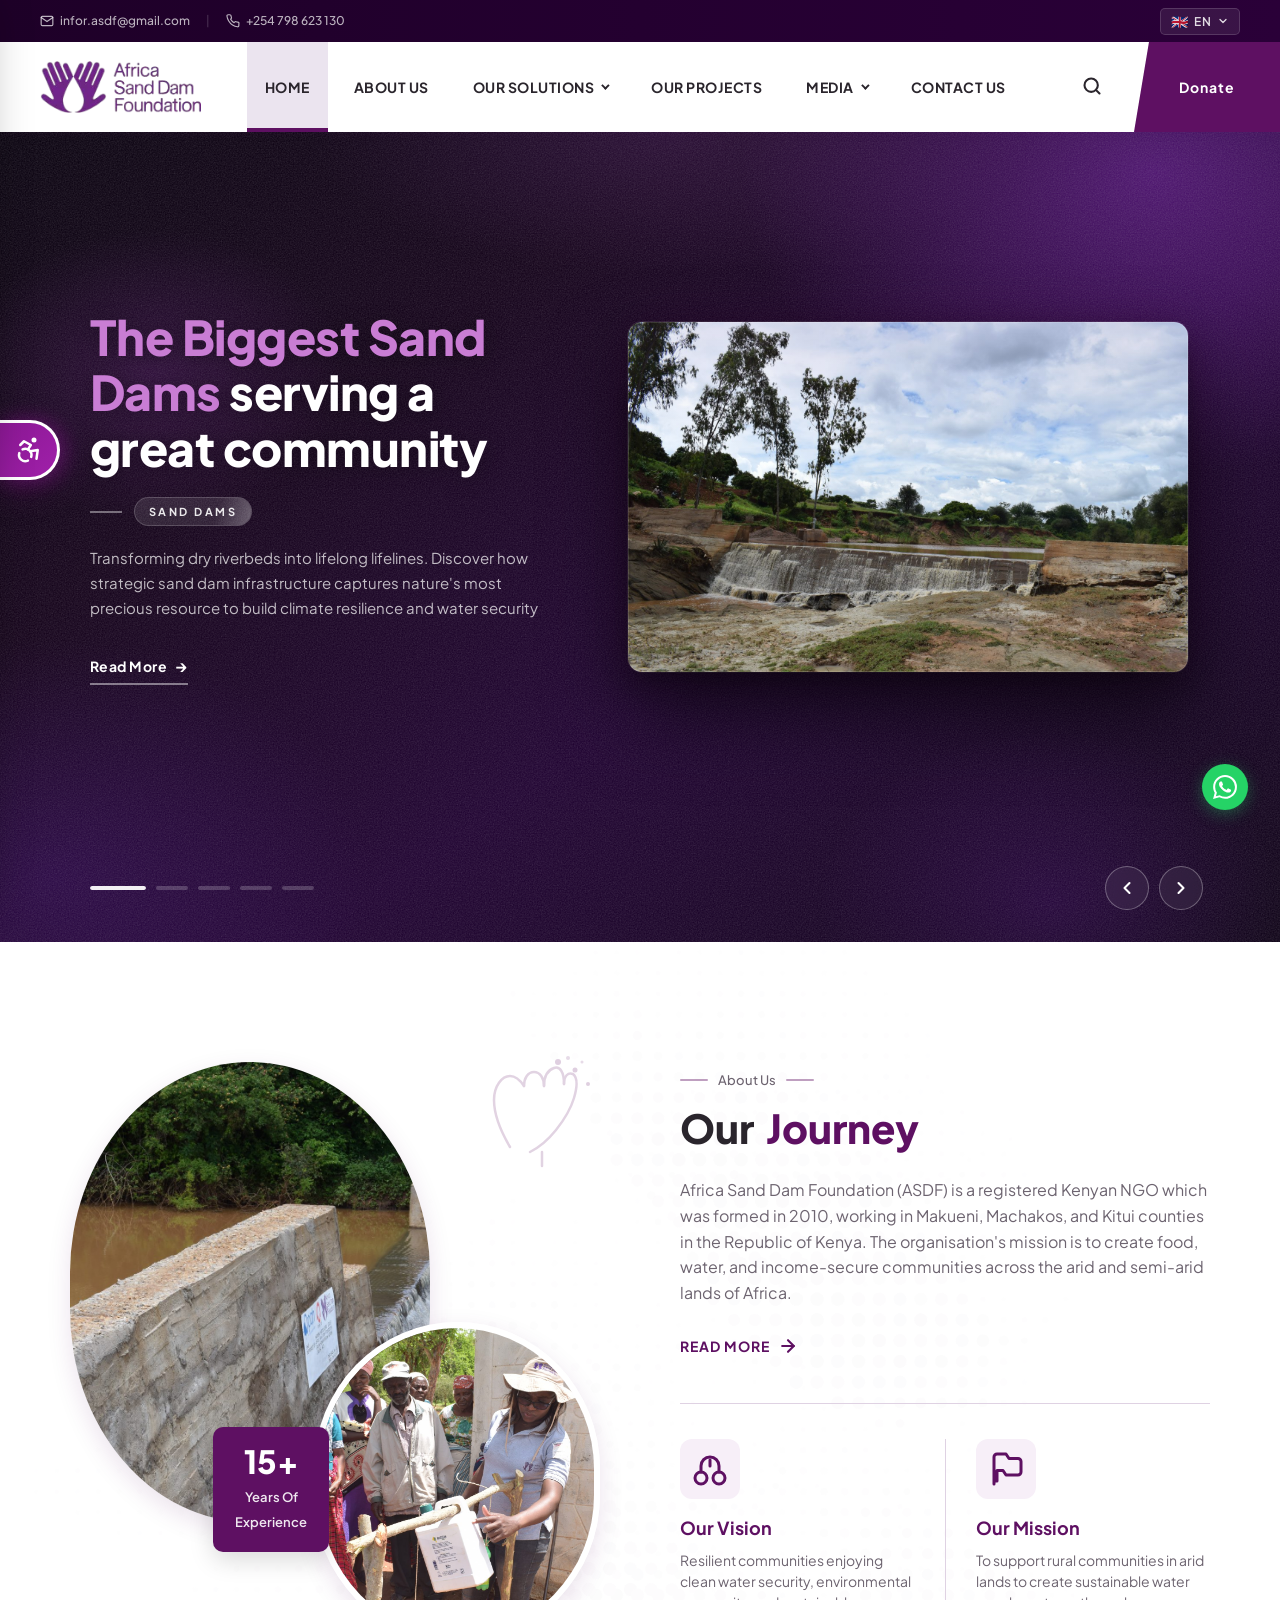
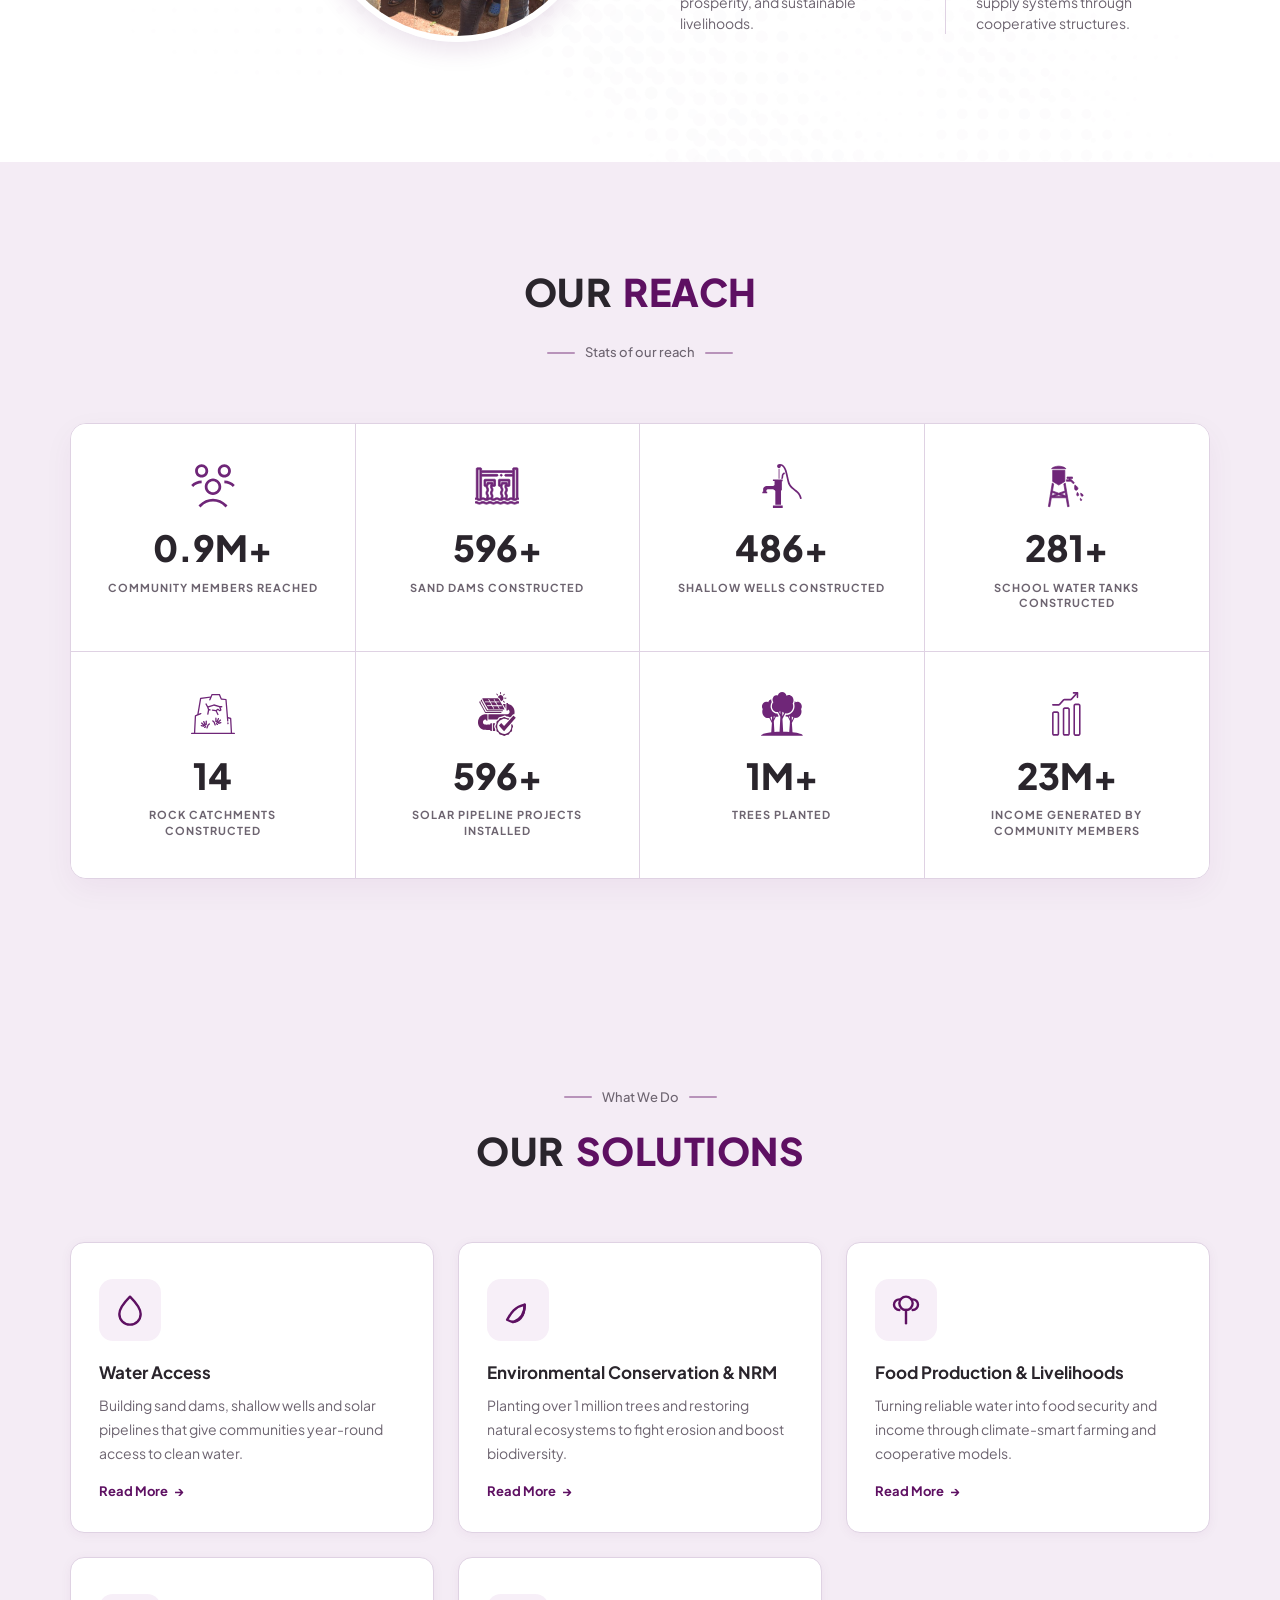
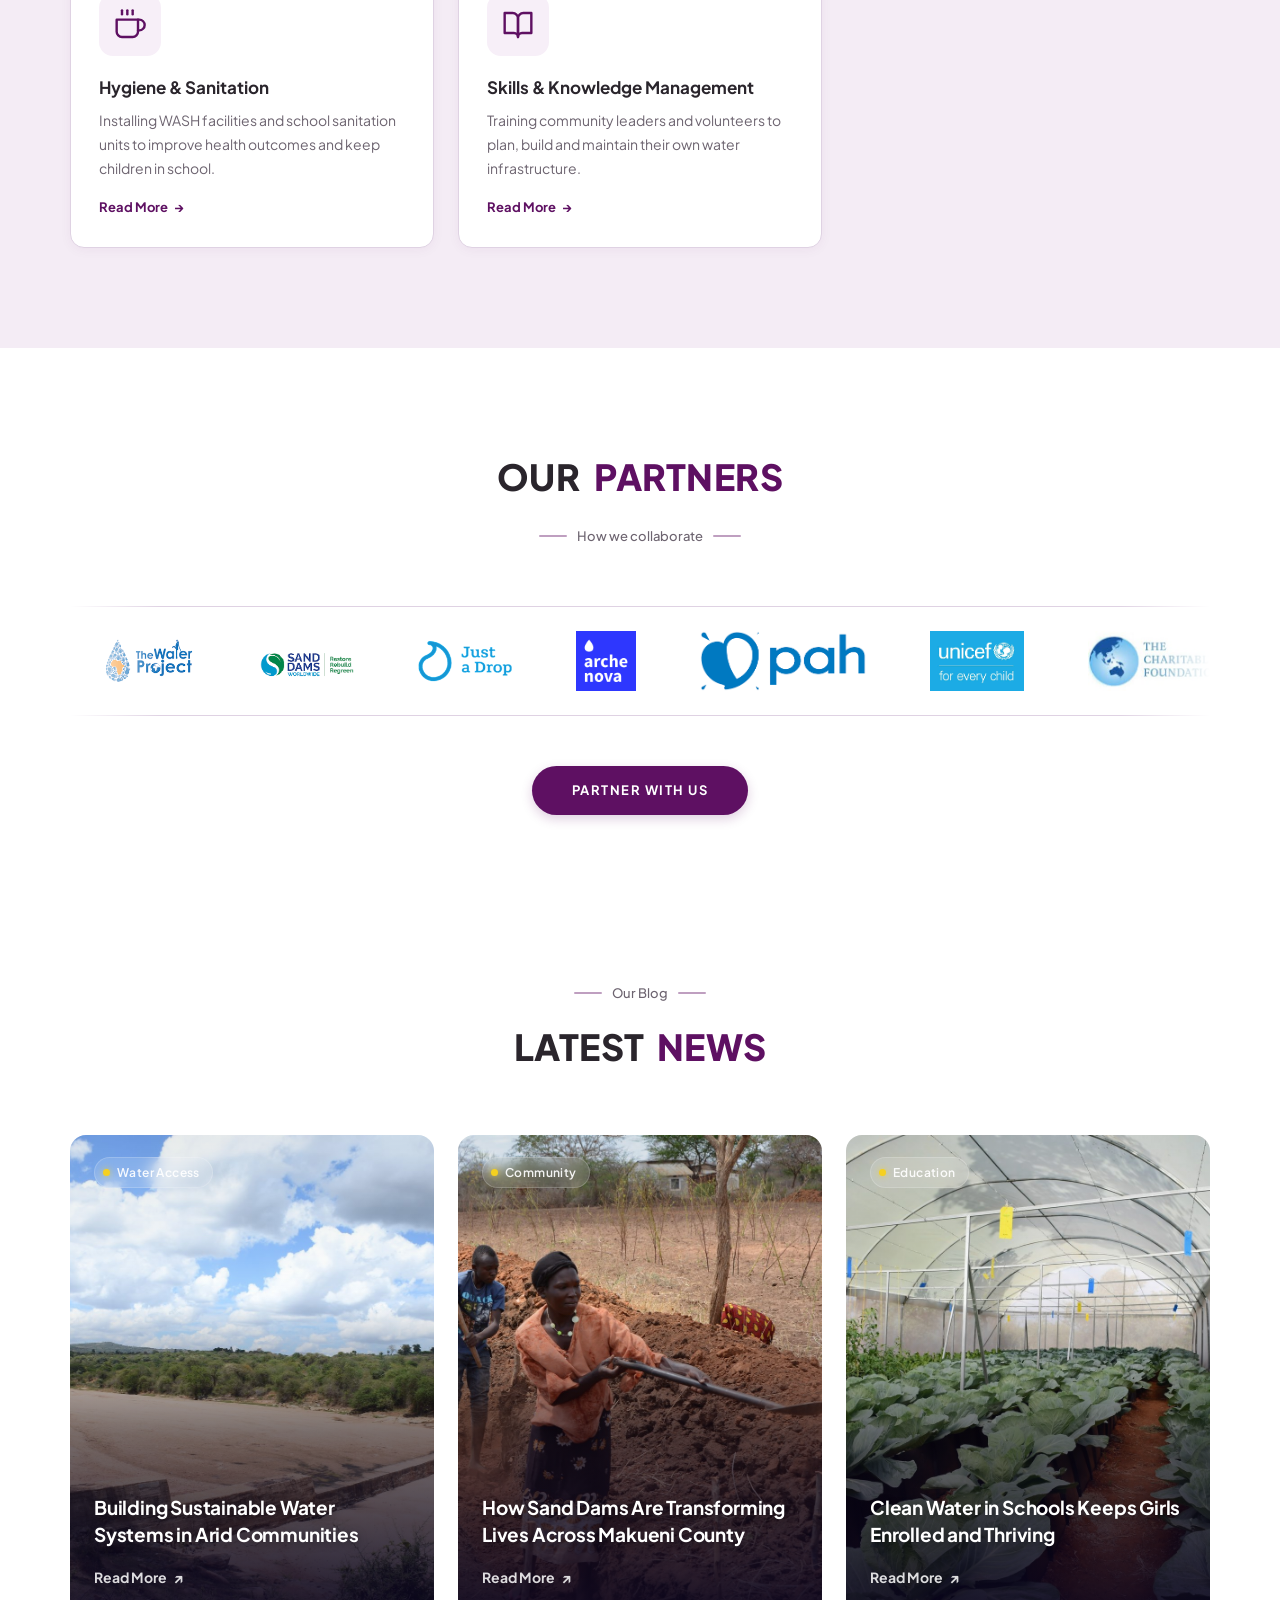
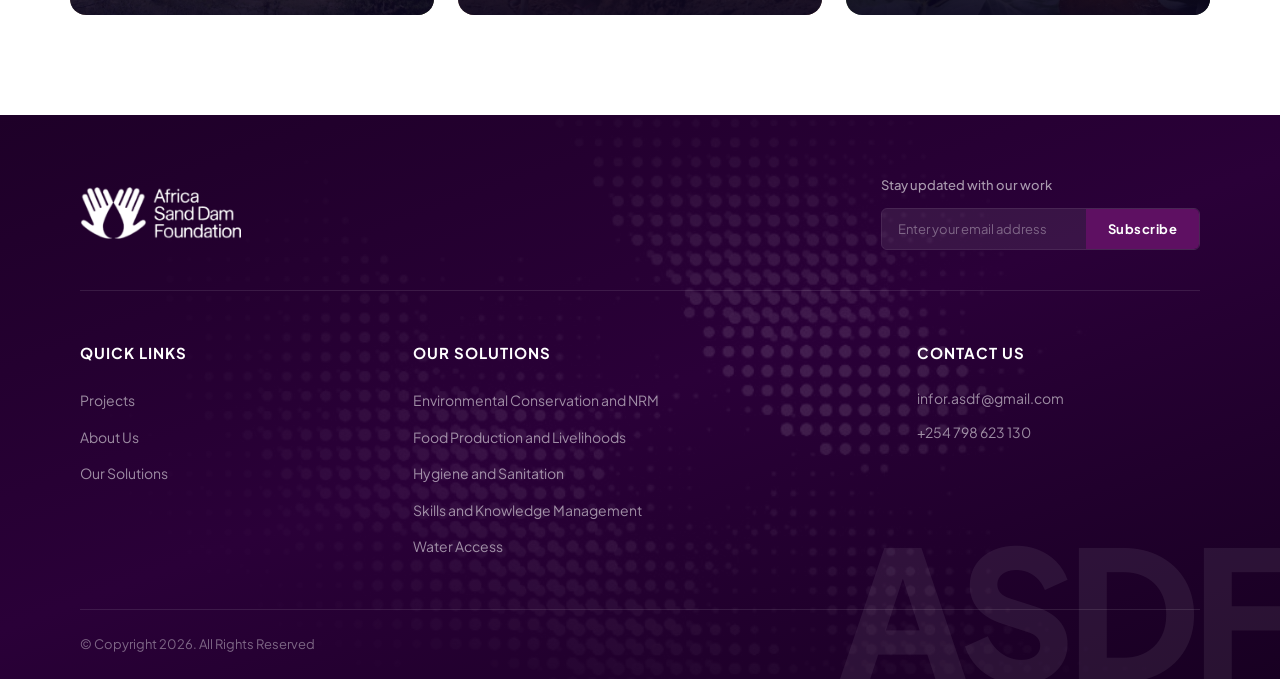
<file: index.html>
<!DOCTYPE html>
<html lang="en">
<head>
  <meta charset="UTF-8">
  <meta name="viewport" content="width=device-width, initial-scale=1.0">
  <title>Africa Sand Dam Foundation - Recreating Sustainable Water Solutions</title>
  <meta name="description" content="Africa Sand Dam Foundation helps rural communities harvest water through sand dams and sustainable projects.">
  <!-- Google Fonts: Plus Jakarta Sans for premium modern look -->
  <link rel="preconnect" href="https://fonts.googleapis.com">
  <link rel="preconnect" href="https://fonts.gstatic.com" crossorigin>
  <link href="https://fonts.googleapis.com/css2?family=Plus+Jakarta+Sans:wght@300;400;500;600;700;800&display=swap" rel="stylesheet">
  <link rel="icon" type="image/png" href="images/ASDF-high-rez.png">
  <link rel="stylesheet" href="style.css">
  <link rel="stylesheet" href="accessibility.css">
</head>
<body>

  <!-- Top Bar -->
  <div class="top-bar" id="topBar">
    <div class="top-bar-container">
      <div class="top-bar-left">
        <a href="mailto:infor.asdf@gmail.com" class="top-bar-item">
          <svg width="14" height="14" viewBox="0 0 24 24" fill="none" stroke="currentColor" stroke-width="2" stroke-linecap="round" stroke-linejoin="round"><path d="M4 4h16c1.1 0 2 .9 2 2v12c0 1.1-.9 2-2 2H4c-1.1 0-2-.9-2-2V6c0-1.1.9-2 2-2z"></path><polyline points="22,6 12,13 2,6"></polyline></svg>
          infor.asdf@gmail.com
        </a>
        <span class="top-bar-sep">|</span>
        <a href="tel:+254798623130" class="top-bar-item">
          <svg width="14" height="14" viewBox="0 0 24 24" fill="none" stroke="currentColor" stroke-width="2" stroke-linecap="round" stroke-linejoin="round"><path d="M22 16.92v3a2 2 0 0 1-2.18 2 19.79 19.79 0 0 1-8.63-3.07A19.5 19.5 0 0 1 4.69 12 19.79 19.79 0 0 1 1.62 3.38 2 2 0 0 1 3.6 1.22h3a2 2 0 0 1 2 1.72c.127.96.361 1.903.7 2.81a2 2 0 0 1-.45 2.11L7.91 8.91a16 16 0 0 0 6 6l1.27-1.27a2 2 0 0 1 2.11-.45c.907.339 1.85.573 2.81.7A2 2 0 0 1 22 16.92z"></path></svg>
          +254 798 623 130
        </a>
      </div>
      <div class="top-bar-right">
        <div class="lang-switcher" id="langSwitcher">
          <button class="lang-current" id="langToggle">
            <span class="lang-flag">&#127468;&#127463;</span>
            <span class="lang-label">EN</span>
            <svg width="12" height="12" viewBox="0 0 24 24" fill="none" stroke="currentColor" stroke-width="2.5" stroke-linecap="round" stroke-linejoin="round"><polyline points="6 9 12 15 18 9"></polyline></svg>
          </button>
          <div class="lang-dropdown" id="langDropdown">
            <button class="lang-option active" data-lang="en" data-flag="&#127468;&#127463;" data-label="EN">&#127468;&#127463; English</button>
            <button class="lang-option" data-lang="sw" data-flag="&#127472;&#127466;" data-label="SW">&#127472;&#127466; Kiswahili</button>
          </div>
        </div>
      </div>
    </div>
  </div>

  <!-- Header Section -->
  <header class="site-header" id="siteHeader">
    <div class="header-container">
      <div class="logo-area">
        <a href="#" class="logo-link">
          <img class="header-logo-img" src="images/ASDF-high-rez.png" alt="Africa Sand Dam Foundation logo" height="52">
        </a>
      </div>

      <!-- Navigation Menu -->
      <nav class="main-nav" id="mainNav">
        <ul class="nav-list">
          <li><a href="#" class="nav-item active">Home</a></li>
          <li><a href="about.html" class="nav-item">About Us</a></li>
          <li class="nav-dropdown-wrap">
            <a href="#solutions" class="nav-item dropdown-trigger">Our Solutions <span class="chevron"></span></a>
            <div class="nav-dropdown">
              <a href="solution-environmental-conservation.html" class="dropdown-item">
                <span class="dropdown-label">Environmental Conservation and NRM</span>
              </a>
              <a href="solution-food-production.html" class="dropdown-item">
                <span class="dropdown-label">Food Production and Livelihoods</span>
              </a>
              <a href="solution-hygiene-sanitation.html" class="dropdown-item">
                <span class="dropdown-label">Hygiene and Sanitation</span>
              </a>
              <a href="solution-skills-knowledge.html" class="dropdown-item">
                <span class="dropdown-label">Skills and Knowledge Management</span>
              </a>
              <a href="solution-water-access.html" class="dropdown-item">
                <span class="dropdown-label">Water Access</span>
              </a>
            </div>
          </li>
          <li><a href="projects.html" class="nav-item">Our Projects</a></li>
          <li class="nav-dropdown-wrap">
            <a href="#" class="nav-item dropdown-trigger">Media <span class="chevron"></span></a>
            <div class="nav-dropdown">
              <a href="blog.html" class="dropdown-item"><span class="dropdown-label"><i class="fa-solid fa-newspaper" style="color:var(--primary-purple);margin-right:8px;width:14px;text-align:center"></i>Blog</span></a>
              <a href="gallery.html" class="dropdown-item"><span class="dropdown-label"><i class="fa-solid fa-images" style="color:var(--primary-purple);margin-right:8px;width:14px;text-align:center"></i>Gallery</span></a>
            </div>
          </li>
          <li><a href="contact.html" class="nav-item">Contact Us</a></li>
        </ul>
      </nav>

      <!-- Right Header Actions (Search & Slanted Donate) -->
      <div class="header-actions">
        <button class="search-trigger" aria-label="Search site" id="searchTrigger">
          <svg width="20" height="20" viewBox="0 0 24 24" fill="none" stroke="currentColor" stroke-width="2.5" stroke-linecap="round" stroke-linejoin="round">
            <circle cx="11" cy="11" r="8"></circle>
            <line x1="21" y1="21" x2="16.65" y2="16.65"></line>
          </svg>
        </button>
        <div class="donate-banner-wrapper">
          <a href="donate.html" class="donate-btn">
            <span>Donate</span>
          </a>
        </div>
      </div>

      <!-- Hamburger Menu for Mobile -->
      <button class="menu-toggle" id="menuToggle" aria-label="Toggle navigation">
        <span class="bar"></span>
        <span class="bar"></span>
        <span class="bar"></span>
      </button>
    </div>
  </header>

  <!-- Hero Slider Section -->
  <section class="hero-slider-section">
    <div class="slider-container" id="heroSlider">

      <!-- Slide 1 (Active) -->
      <div class="slide active">
        <div class="slide-inner">
          <div class="slide-text-col">
            <h1 class="slide-title"><span class="title-accent">The Biggest Sand Dams</span> serving a great community</h1>
            <div class="slide-tag-row">
              <span class="slide-tag-line"></span>
              <span class="slide-tag">Sand Dams</span>
            </div>
            <p class="slide-desc">Transforming dry riverbeds into lifelong lifelines. Discover how strategic sand dam infrastructure captures nature's most precious resource to build climate resilience and water security</p>
            <a href="#solutions" class="slide-cta">Read More</a>
          </div>
          <div class="slide-image-col">
            <div class="slide-image-card">
              <img src="images/asdf-web/Water%20Access/Sand%20dams/ASDF_Complete%20SDs%20(24).JPG" alt="Sand Dams">
            </div>
          </div>
        </div>
      </div>

      <!-- Slide 2 -->
      <div class="slide">
        <div class="slide-inner">
          <div class="slide-text-col">
            <h1 class="slide-title"><span class="title-accent">Empowering</span> Communities</h1>
            <div class="slide-tag-row">
              <span class="slide-tag-line"></span>
              <span class="slide-tag">Community</span>
            </div>
            <p class="slide-desc">Enabling local communities to build and manage their own clean water infrastructure for generations to come.</p>
            <a href="#projects" class="slide-cta">Our Projects</a>
          </div>
          <div class="slide-image-col">
            <div class="slide-image-card">
              <img src="images/asdf-web/Food%20Production%20and%20Livelihoods/Drought%20Tolerant%20Seeds/ASDF_Kangila%20women%20SHG_Seed%20distribution%20(2).JPG" alt="Community">
            </div>
          </div>
        </div>
      </div>

      <!-- Slide 3 -->
      <div class="slide">
        <div class="slide-inner">
          <div class="slide-text-col">
            <h1 class="slide-title"><span class="title-accent">Water Security</span> for Schools</h1>
            <div class="slide-tag-row">
              <span class="slide-tag-line"></span>
              <span class="slide-tag">Education</span>
            </div>
            <p class="slide-desc">Installing rain-harvesting tanks and hygiene units to ensure children stay healthy and in school.</p>
            <a href="#donate" class="slide-cta">Support a School</a>
          </div>
          <div class="slide-image-col">
            <div class="slide-image-card">
              <img src="images/asdf-web/Water%20Access/School%20Water%20Tanks/ASDF_Ngaa%20Pri%20WT%20(1).JPG" alt="Schools">
            </div>
          </div>
        </div>
      </div>

      <!-- Slide 4 -->
      <div class="slide">
        <div class="slide-inner">
          <div class="slide-text-col">
            <h1 class="slide-title"><span class="title-accent">Restoring</span> the Environment</h1>
            <div class="slide-tag-row">
              <span class="slide-tag-line"></span>
              <span class="slide-tag">Conservation</span>
            </div>
            <p class="slide-desc">Promoting agro-forestry and sustainable farming to restore degraded lands and improve livelihoods.</p>
            <a href="solution-environmental-conservation.html" class="slide-cta">Learn More</a>
          </div>
          <div class="slide-image-col">
            <div class="slide-image-card">
              <img src="images/asdf-web/Environmental%20Conservation%20and%20NRM/Agro-Forestry/DSC_7185.JPG" alt="Conservation">
            </div>
          </div>
        </div>
      </div>

      <!-- Slide 5 -->
      <div class="slide">
        <div class="slide-inner">
          <div class="slide-text-col">
            <h1 class="slide-title"><span class="title-accent">Innovative</span> Solar Pumping</h1>
            <div class="slide-tag-row">
              <span class="slide-tag-line"></span>
              <span class="slide-tag">Solar Energy</span>
            </div>
            <p class="slide-desc">Harnessing solar power to pump clean water closer to homes, saving time and energy for families.</p>
            <a href="solution-water-access.html" class="slide-cta">Explore Solutions</a>
          </div>
          <div class="slide-image-col">
            <div class="slide-image-card">
              <img src="images/asdf-web/Water%20Access/Solar%20Pipelines/ASDF_Solar%20Pipelines%20(1).JPG" alt="Solar Pumping">
            </div>
          </div>
        </div>
      </div>

      <!-- Slider Controls -->
      <div class="slider-controls">
        <div class="slider-indicators">
          <button class="indicator active" data-slide="0" aria-label="Go to slide 1"></button>
          <button class="indicator" data-slide="1" aria-label="Go to slide 2"></button>
          <button class="indicator" data-slide="2" aria-label="Go to slide 3"></button>
          <button class="indicator" data-slide="3" aria-label="Go to slide 4"></button>
          <button class="indicator" data-slide="4" aria-label="Go to slide 5"></button>
        </div>
        <div class="slider-arrows">
          <button class="arrow-btn" id="prevBtn" aria-label="Previous slide">
            <svg width="20" height="20" viewBox="0 0 24 24" fill="none" stroke="currentColor" stroke-width="2.5" stroke-linecap="round" stroke-linejoin="round"><polyline points="15 18 9 12 15 6"></polyline></svg>
          </button>
          <button class="arrow-btn" id="nextBtn" aria-label="Next slide">
            <svg width="20" height="20" viewBox="0 0 24 24" fill="none" stroke="currentColor" stroke-width="2.5" stroke-linecap="round" stroke-linejoin="round"><polyline points="9 18 15 12 9 6"></polyline></svg>
          </button>
        </div>
      </div>

    </div>
  </section>

  <!-- Our Journey Section -->
  <section class="journey-section" id="about">
    <div class="section-container">
      <div class="journey-grid">
        
        <!-- Left Column: Visual Showcase -->
        <div class="journey-visual">

          <!-- Decorative illustration top-right -->
          <div class="journey-deco" aria-hidden="true">
            <svg width="130" height="130" viewBox="0 0 130 130" fill="none" xmlns="http://www.w3.org/2000/svg">
              <g opacity="0.18" stroke="#5e1062" stroke-width="2.5" stroke-linecap="round" stroke-linejoin="round">
                <path d="M30,95 C20,78 14,62 14,48 C14,34 22,24 30,24 C36,24 40,28 44,34"/>
                <path d="M44,34 C44,26 48,20 54,20 C60,20 64,26 64,34"/>
                <path d="M64,34 C64,24 68,18 74,16 C80,14 84,20 84,32"/>
                <path d="M84,32 C84,24 88,20 93,22 C98,26 97,36 94,46 C91,56 84,68 76,78 C68,88 58,96 50,100"/>
                <line x1="62" y1="100" x2="62" y2="114"/>
              </g>
              <circle cx="78" cy="10" r="3" fill="#5e1062" opacity="0.2"/>
              <circle cx="95" cy="18" r="2.5" fill="#5e1062" opacity="0.2"/>
              <circle cx="108" cy="32" r="2" fill="#5e1062" opacity="0.2"/>
              <circle cx="88" cy="6" r="2" fill="#5e1062" opacity="0.15"/>
              <circle cx="102" cy="10" r="1.5" fill="#5e1062" opacity="0.15"/>
            </svg>
          </div>

          <!-- Large oval image -->
          <div class="visual-oval-large">
            <div class="oval-bg" style="background-image: url('images/asdf-web/Water%20Access/Sand%20dams/ASDF_Complete%20SDs%20(43).JPG');"></div>
          </div>

          <!-- Small oval image -->
          <div class="visual-oval-small">
            <div class="oval-bg" style="background-image: url('images/asdf-web/Hygiene%20and%20Sanitation/ASDF_WASH%20Training%20(2).JPG');"></div>
          </div>

          <!-- Experience badge -->
          <div class="experience-badge">
            <span class="badge-number">15+</span>
            <span class="badge-label">Years Of<br>Experience</span>
          </div>

        </div>

        <!-- Right Column: Content -->
        <div class="journey-content">
          <span class="section-subtitle">About Us</span>
          <h2 class="section-title"><span class="title-dark">Our</span> <span class="title-purple">Journey</span></h2>
          
          <div class="content-text">
            <p>Africa Sand Dam Foundation (ASDF) is a registered Kenyan NGO which was formed in 2010, working in Makueni, Machakos, and Kitui counties in the Republic of Kenya. The organisation's mission is to create food, water, and income-secure communities across the arid and semi-arid lands of Africa.</p>
          </div>
          
          <a href="#about" class="read-more-btn">
            <span>Read More</span>
            <svg width="20" height="20" viewBox="0 0 24 24" fill="none" stroke="currentColor" stroke-width="2.5" stroke-linecap="round" stroke-linejoin="round">
              <line x1="5" y1="12" x2="19" y2="12"></line>
              <polyline points="12 5 19 12 12 19"></polyline>
            </svg>
          </a>

          <div class="vision-mission-row">
            <div class="vision-box">
              <div class="icon-wrap">
                <!-- Binoculars icon -->
                <svg width="36" height="36" viewBox="0 0 24 24" fill="none" stroke="#5e1062" stroke-width="2" stroke-linecap="round" stroke-linejoin="round">
                  <circle cx="6" cy="18" r="4"></circle>
                  <circle cx="18" cy="18" r="4"></circle>
                  <path d="M6 14v-4a6 6 0 0 1 12 0v4"></path>
                  <path d="M12 10V6"></path>
                </svg>
              </div>
              <div class="box-content">
                <h3>Our Vision</h3>
                <p>Resilient communities enjoying clean water security, environmental prosperity, and sustainable livelihoods.</p>
              </div>
            </div>

            <div class="divider-line"></div>

            <div class="mission-box">
              <div class="icon-wrap">
                <!-- Mountain flag icon -->
                <svg width="36" height="36" viewBox="0 0 24 24" fill="none" stroke="#5e1062" stroke-width="2" stroke-linecap="round" stroke-linejoin="round">
                  <path d="M4 22V4c0-.5.2-1 .6-1.4C5 2.2 5.5 2 6 2h6l2 3h6c.5 0 1 .2 1.4.6.4.4.6.9.6 1.4v7c0 .5-.2 1-.6 1.4-.4.4-.9.6-1.4.6h-8l-2-3H6v7H4z"></path>
                </svg>
              </div>
              <div class="box-content">
                <h3>Our Mission</h3>
                <p>To support rural communities in arid lands to create sustainable water supply systems through cooperative structures.</p>
              </div>
            </div>
          </div>

        </div>

      </div>
    </div>
  </section>

  <!-- Our Reach Section -->
  <section class="reach-section" id="solutions">
    <div class="reach-container">
      <div class="section-header-center">
        <h2 class="reach-title"><span class="title-dark">OUR</span> <span class="title-purple">REACH</span></h2>
        <span class="reach-subtitle">Stats of our reach</span>
      </div>

      <!-- 8-Card Grid Box -->
      <div class="reach-grid-box">
        
        <!-- Cell 1 -->
        <div class="reach-cell">
          <div class="cell-icon">
            <img src="images/icons/community-members-reached.svg" alt="" width="44" height="44">
          </div>
          <div class="cell-number" data-target="1100000" data-suffix="M+">0</div>
          <div class="cell-label">COMMUNITY MEMBERS REACHED</div>
        </div>

        <!-- Cell 2 -->
        <div class="reach-cell">
          <div class="cell-icon">
            <img src="images/icons/sand-dams-constructed.svg" alt="" width="44" height="44">
          </div>
          <div class="cell-number" data-target="734" data-suffix="+">0</div>
          <div class="cell-label">SAND DAMS CONSTRUCTED</div>
        </div>

        <!-- Cell 3 -->
        <div class="reach-cell">
          <div class="cell-icon">
            <img src="images/icons/shallow-wells-constructed.svg" alt="" width="44" height="44">
          </div>
          <div class="cell-number" data-target="598" data-suffix="+">0</div>
          <div class="cell-label">SHALLOW WELLS CONSTRUCTED</div>
        </div>

        <!-- Cell 4 -->
        <div class="reach-cell">
          <div class="cell-icon">
            <img src="images/icons/school-water-tanks-constructed.svg" alt="" width="44" height="44">
          </div>
          <div class="cell-number" data-target="346" data-suffix="+">0</div>
          <div class="cell-label">SCHOOL WATER TANKS CONSTRUCTED</div>
        </div>

        <!-- Cell 5 -->
        <div class="reach-cell">
          <div class="cell-icon">
            <img src="images/icons/rock-catchments-constructed.svg" alt="" width="44" height="44">
          </div>
          <div class="cell-number" data-target="17" data-suffix="">0</div>
          <div class="cell-label">ROCK CATCHMENTS CONSTRUCTED</div>
        </div>

        <!-- Cell 6 -->
        <div class="reach-cell">
          <div class="cell-icon">
            <img src="images/icons/solar-pipeline-projects-installed.svg" alt="" width="44" height="44">
          </div>
          <div class="cell-number" data-target="734" data-suffix="+">0</div>
          <div class="cell-label">SOLAR PIPELINE PROJECTS INSTALLED</div>
        </div>

        <!-- Cell 7 -->
        <div class="reach-cell">
          <div class="cell-icon">
            <img src="images/icons/trees-planted.svg" alt="" width="44" height="44">
          </div>
          <div class="cell-number" data-target="1000000" data-suffix="M+">0</div>
          <div class="cell-label">TREES PLANTED</div>
        </div>

        <!-- Cell 8 -->
        <div class="reach-cell">
          <div class="cell-icon">
            <img src="images/icons/income-generated-by-community-members.svg" alt="" width="44" height="44">
          </div>
          <div class="cell-number" data-target="28000000" data-suffix="M+">0</div>
          <div class="cell-label">INCOME GENERATED BY COMMUNITY MEMBERS</div>
        </div>

      </div>
    </div>
  </section>

  <!-- Our Solutions Teaser Section -->
  <section class="solutions-teaser-section" id="solutions">
    <div class="section-container">
      <div class="section-header-center">
        <span class="section-subtitle">What We Do</span>
        <h2 class="reach-title"><span class="title-dark">OUR</span> <span class="title-purple">SOLUTIONS</span></h2>
      </div>
      <div class="solutions-teaser-grid">
        <a href="solution-water-access.html" class="solution-card">
          <div class="solution-card-icon">
            <svg width="32" height="32" viewBox="0 0 24 24" fill="none" stroke="currentColor" stroke-width="1.8" stroke-linecap="round" stroke-linejoin="round"><path d="M12 2C6 8 4 12 4 15a8 8 0 0 0 16 0c0-3-2-7-8-13z"/></svg>
          </div>
          <div class="solution-card-body">
            <h3 class="solution-card-title">Water Access</h3>
            <p class="solution-card-desc">Building sand dams, shallow wells and solar pipelines that give communities year-round access to clean water.</p>
            <span class="solution-card-link">Read More <span>&rarr;</span></span>
          </div>
        </a>
        <a href="solution-environmental-conservation.html" class="solution-card">
          <div class="solution-card-icon">
            <svg width="32" height="32" viewBox="0 0 24 24" fill="none" stroke="currentColor" stroke-width="1.8" stroke-linecap="round" stroke-linejoin="round"><path d="M17 8C8 10 5.9 16.17 3.82 19.34A16 16 0 0 0 8.53 21c4.72-1.81 8.49-5.81 8.49-13z"/><path d="M17 8c0 10-5 13-9 13"/></svg>
          </div>
          <div class="solution-card-body">
            <h3 class="solution-card-title">Environmental Conservation &amp; NRM</h3>
            <p class="solution-card-desc">Planting over 1 million trees and restoring natural ecosystems to fight erosion and boost biodiversity.</p>
            <span class="solution-card-link">Read More <span>&rarr;</span></span>
          </div>
        </a>
        <a href="solution-food-production.html" class="solution-card">
          <div class="solution-card-icon">
            <svg width="32" height="32" viewBox="0 0 24 24" fill="none" stroke="currentColor" stroke-width="1.8" stroke-linecap="round" stroke-linejoin="round"><path d="M12 22V12"/><path d="M12 12a5 5 0 0 0 5-5c0-2.8-2.2-5-5-5s-5 2.2-5 5a5 5 0 0 0 5 5z"/><path d="M17 12a4 4 0 0 0 4-4c0-2.2-1.8-4-4-4"/><path d="M7 12a4 4 0 0 1-4-4c0-2.2 1.8-4 4-4"/></svg>
          </div>
          <div class="solution-card-body">
            <h3 class="solution-card-title">Food Production &amp; Livelihoods</h3>
            <p class="solution-card-desc">Turning reliable water into food security and income through climate-smart farming and cooperative models.</p>
            <span class="solution-card-link">Read More <span>&rarr;</span></span>
          </div>
        </a>
        <a href="solution-hygiene-sanitation.html" class="solution-card">
          <div class="solution-card-icon">
            <svg width="32" height="32" viewBox="0 0 24 24" fill="none" stroke="currentColor" stroke-width="1.8" stroke-linecap="round" stroke-linejoin="round"><path d="M18 8h1a4 4 0 0 1 0 8h-1"/><path d="M2 8h16v9a4 4 0 0 1-4 4H6a4 4 0 0 1-4-4V8z"/><line x1="6" y1="1" x2="6" y2="4"/><line x1="10" y1="1" x2="10" y2="4"/><line x1="14" y1="1" x2="14" y2="4"/></svg>
          </div>
          <div class="solution-card-body">
            <h3 class="solution-card-title">Hygiene &amp; Sanitation</h3>
            <p class="solution-card-desc">Installing WASH facilities and school sanitation units to improve health outcomes and keep children in school.</p>
            <span class="solution-card-link">Read More <span>&rarr;</span></span>
          </div>
        </a>
        <a href="solution-skills-knowledge.html" class="solution-card">
          <div class="solution-card-icon">
            <svg width="32" height="32" viewBox="0 0 24 24" fill="none" stroke="currentColor" stroke-width="1.8" stroke-linecap="round" stroke-linejoin="round"><path d="M2 3h6a4 4 0 0 1 4 4v14a3 3 0 0 0-3-3H2z"/><path d="M22 3h-6a4 4 0 0 0-4 4v14a3 3 0 0 1 3-3h7z"/></svg>
          </div>
          <div class="solution-card-body">
            <h3 class="solution-card-title">Skills &amp; Knowledge Management</h3>
            <p class="solution-card-desc">Training community leaders and volunteers to plan, build and maintain their own water infrastructure.</p>
            <span class="solution-card-link">Read More <span>&rarr;</span></span>
          </div>
        </a>
      </div>
    </div>
  </section>

  <!-- Our Partners Section -->
  <section class="partners-section" id="projects">
    <div class="section-container">
      <div class="section-header-center">
        <h2 class="partners-title">
          <span class="title-dark">OUR</span>
          <span class="title-purple">PARTNERS</span>
        </h2>
        <span class="partners-subtitle">How we collaborate</span>
      </div>

      <div class="partners-logos-wrapper">
        <div class="marquee-track">

          <!-- Set 1 -->
          <div class="marquee-set" aria-hidden="false">
            <div class="partner-logo"><img src="images/partners/the-water-project.png" alt="The Water Project"></div>
            <div class="partner-logo"><img src="images/partners/sand-dams-worldwide.png" alt="Sand Dams Worldwide"></div>
            <div class="partner-logo"><img src="images/partners/just-a-drop.png" alt="Just a Drop"></div>
            <div class="partner-logo"><img src="images/partners/arche-nova.png" alt="arche noVa"></div>
            <div class="partner-logo"><img src="images/partners/pah.png" alt="Polish Humanitarian Action"></div>
            <div class="partner-logo"><img src="images/partners/unicef.png" alt="UNICEF"></div>
            <div class="partner-logo"><img src="images/partners/charitable-foundation.jpg" alt="Charitable Foundation"></div>
            <div class="partner-logo"><img src="images/partners/buildaid.png" alt="BuildAid"></div>
            <div class="partner-logo"><img src="images/partners/shockwave-foundation.png" alt="Shockwave Foundation"></div>
          </div><!-- /set 1 -->

          <!-- Set 2 (duplicate for seamless loop) -->
          <div class="marquee-set" aria-hidden="true">
            <div class="partner-logo"><img src="images/partners/the-water-project.png" alt="The Water Project"></div>
            <div class="partner-logo"><img src="images/partners/sand-dams-worldwide.png" alt="Sand Dams Worldwide"></div>
            <div class="partner-logo"><img src="images/partners/just-a-drop.png" alt="Just a Drop"></div>
            <div class="partner-logo"><img src="images/partners/arche-nova.png" alt="arche noVa"></div>
            <div class="partner-logo"><img src="images/partners/pah.png" alt="Polish Humanitarian Action"></div>
            <div class="partner-logo"><img src="images/partners/unicef.png" alt="UNICEF"></div>
            <div class="partner-logo"><img src="images/partners/charitable-foundation.jpg" alt="Charitable Foundation"></div>
            <div class="partner-logo"><img src="images/partners/buildaid.png" alt="BuildAid"></div>
            <div class="partner-logo"><img src="images/partners/shockwave-foundation.png" alt="Shockwave Foundation"></div>
          </div><!-- /set 2 -->

        </div>
      </div>

      <div class="partner-cta-row">
        <a href="#contact" class="partner-cta-btn">Partner with us</a>
      </div>
    </div>
  </section>

  <!-- Latest News Section -->
  <section class="news-section" id="news">
    <div class="section-container">

      <div class="section-header-center">
        <span class="section-subtitle">Our Blog</span>
        <h2 class="news-heading"><span class="title-dark">LATEST</span> <span class="title-purple">NEWS</span></h2>
      </div>

      <div class="news-grid">

        <!-- Card 1 -->
        <article class="news-card">
          <div class="news-card-bg" style="background-image: url('images/asdf-web/Water%20Access/Solar%20Pipelines/ASDF_Solar%20Project%20(11).JPG');"></div>
          <div class="news-card-inner">
            <div class="news-card-top">
              <span class="news-category"><span class="news-dot"></span>Water Access</span>
            </div>
            <div class="news-card-bottom">
              <h3 class="news-title">Building Sustainable Water Systems in Arid Communities</h3>
              <a href="#" class="news-read-more">Read More <span class="news-arrow">↗</span></a>
            </div>
          </div>
        </article>

        <!-- Card 2 -->
        <article class="news-card">
          <div class="news-card-bg" style="background-image: url('images/asdf-web/Environmental%20Conservation%20and%20NRM/Farm%20Terracing/ASDF_Terracing%20(5).JPG');"></div>
          <div class="news-card-inner">
            <div class="news-card-top">
              <span class="news-category"><span class="news-dot"></span>Community</span>
            </div>
            <div class="news-card-bottom">
              <h3 class="news-title">How Sand Dams Are Transforming Lives Across Makueni County</h3>
              <a href="#" class="news-read-more">Read More <span class="news-arrow">↗</span></a>
            </div>
          </div>
        </article>

        <!-- Card 3 -->
        <article class="news-card">
          <div class="news-card-bg" style="background-image: url('images/asdf-web/Food%20Production%20and%20Livelihoods/Food%20Production/ASDF_Hydroponic%20Impact%20(4).jpg');"></div>
          <div class="news-card-inner">
            <div class="news-card-top">
              <span class="news-category"><span class="news-dot"></span>Education</span>
            </div>
            <div class="news-card-bottom">
              <h3 class="news-title">Clean Water in Schools Keeps Girls Enrolled and Thriving</h3>
              <a href="#" class="news-read-more">Read More <span class="news-arrow">↗</span></a>
            </div>
          </div>
        </article>

      </div>
    </div>
  </section>

  <!-- Footer Section -->
  <footer class="site-footer" id="contact">
    <div class="footer-watermark" aria-hidden="true">ASDF</div>
    <div class="footer-container">

      <!-- Top row: logo left + subscribe right -->
      <div class="footer-top-row">
        <a href="#" class="footer-logo-link">
          <img class="footer-logo-img" src="images/ASDF-high-rez.png" alt="Africa Sand Dam Foundation logo" height="52" style="filter: brightness(0) invert(1);">
        </a>

        <div class="footer-subscribe">
          <p class="subscribe-label">Stay updated with our work</p>
          <form class="subscribe-form" onsubmit="return false;">
            <input type="email" class="subscribe-input" placeholder="Enter your email address">
            <button type="submit" class="subscribe-btn">Subscribe</button>
          </form>
        </div>
      </div>

      <div class="footer-divider"></div>

      <!-- Three columns -->
      <div class="footer-main-row">

        <!-- Quick Links -->
        <div class="footer-nav-col">
          <h3>Quick Links</h3>
          <ul class="footer-links">
            <li><a href="#projects">Projects</a></li>
            <li><a href="#about">About Us</a></li>
            <li><a href="#solutions">Our Solutions</a></li>
          </ul>
        </div>

        <!-- Our Solutions -->
        <div class="footer-nav-col">
          <h3>Our Solutions</h3>
          <ul class="footer-links">
            <li><a href="#solutions">Environmental Conservation and NRM</a></li>
            <li><a href="#solutions">Food Production and Livelihoods</a></li>
            <li><a href="#solutions">Hygiene and Sanitation</a></li>
            <li><a href="#solutions">Skills and Knowledge Management</a></li>
            <li><a href="#solutions">Water Access</a></li>
          </ul>
        </div>

        <!-- Contact Us -->
        <div class="footer-contact-col">
          <h3>Contact Us</h3>
          <ul class="contact-info-list">
            <li><span>infor.asdf@gmail.com</span></li>
            <li><span>+254 798 623 130</span></li>
          </ul>
        </div>

      </div>

      <!-- Bottom copyright row -->
      <div class="footer-bottom-row">
        <p>&copy; Copyright 2026. All Rights Reserved</p>
      </div>

    </div>
  </footer>

  <!-- Back to Top Button -->
  <button class="back-to-top" id="backToTop" aria-label="Back to top">
    <svg width="20" height="20" viewBox="0 0 24 24" fill="none" stroke="currentColor" stroke-width="2.5" stroke-linecap="round" stroke-linejoin="round">
      <polyline points="18 15 12 9 6 15"></polyline>
    </svg>
  </button>

  <script src="script.js"></script>
  <script src="search.js"></script>
  <script src="accessibility.js"></script>
<script src="translate.js"></script>

  <!-- WhatsApp Floating Button -->
  <a href="https://wa.me/254798623130" class="whatsapp-float" target="_blank" rel="noopener noreferrer" aria-label="Chat on WhatsApp">
    <svg viewBox="0 0 24 24" fill="currentColor" xmlns="http://www.w3.org/2000/svg">
      <path d="M17.472 14.382c-.297-.149-1.758-.867-2.03-.967-.273-.099-.471-.148-.67.15-.197.297-.767.966-.94 1.164-.173.199-.347.223-.644.075-.297-.15-1.255-.463-2.39-1.475-.883-.788-1.48-1.761-1.653-2.059-.173-.297-.018-.458.13-.606.134-.133.298-.347.446-.52.149-.174.198-.298.298-.497.099-.198.05-.371-.025-.52-.075-.149-.669-1.612-.916-2.207-.242-.579-.487-.5-.669-.51a12.8 12.8 0 0 0-.57-.01c-.198 0-.52.074-.792.372-.272.297-1.04 1.016-1.04 2.479 0 1.462 1.065 2.875 1.213 3.074.149.198 2.096 3.2 5.077 4.487.709.306 1.262.489 1.694.625.712.227 1.36.195 1.871.118.571-.085 1.758-.719 2.006-1.413.248-.694.248-1.289.173-1.413-.074-.124-.272-.198-.57-.347m-5.421 7.403h-.004a9.87 9.87 0 0 1-5.031-1.378l-.361-.214-3.741.982.998-3.648-.235-.374a9.86 9.86 0 0 1-1.51-5.26c.001-5.45 4.436-9.884 9.888-9.884 2.64 0 5.122 1.03 6.988 2.898a9.82 9.82 0 0 1 2.893 6.994c-.003 5.45-4.437 9.884-9.885 9.884m8.413-18.297A11.81 11.81 0 0 0 12.05 0C5.495 0 .16 5.335.157 11.892c0 2.096.547 4.142 1.588 5.945L.057 24l6.305-1.654a11.88 11.88 0 0 0 5.683 1.448h.005c6.554 0 11.89-5.335 11.893-11.893a11.82 11.82 0 0 0-3.48-8.413Z"/>
    </svg>
  </a>
</body>

</html>
</file>
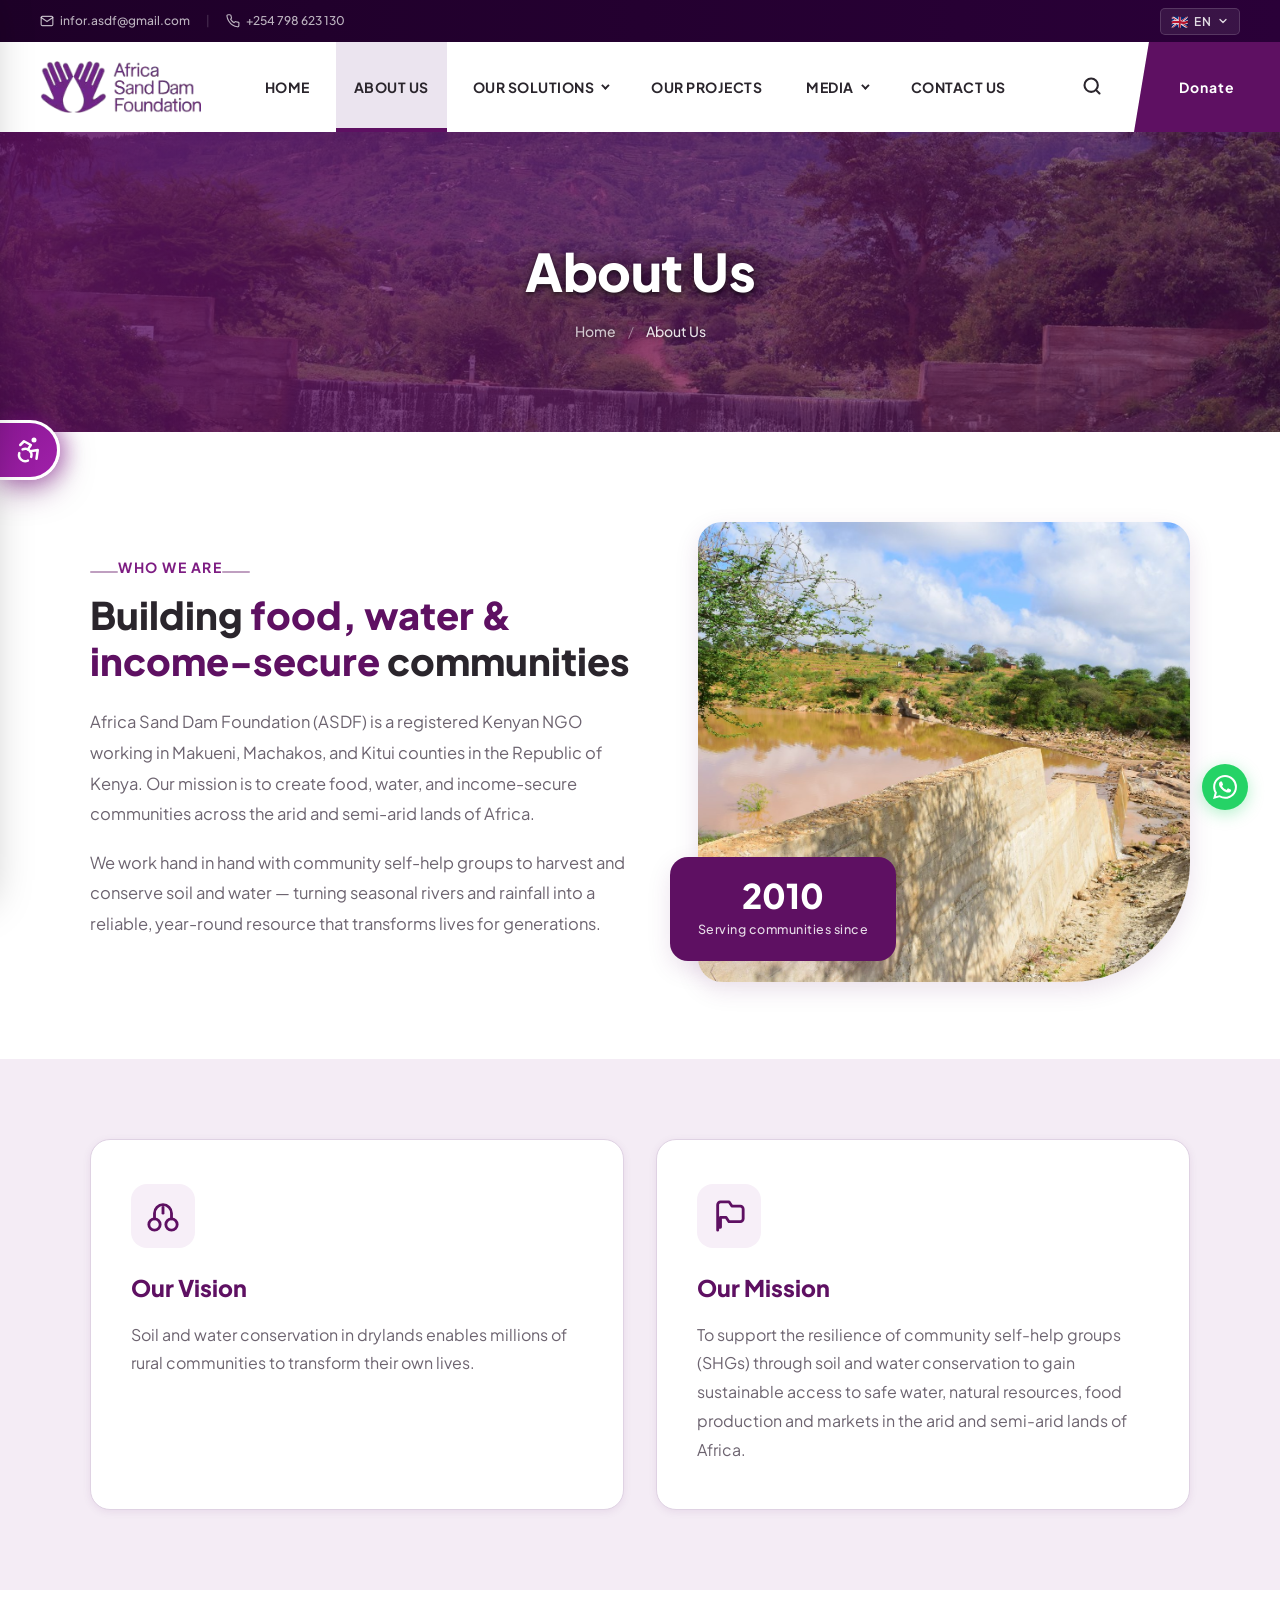
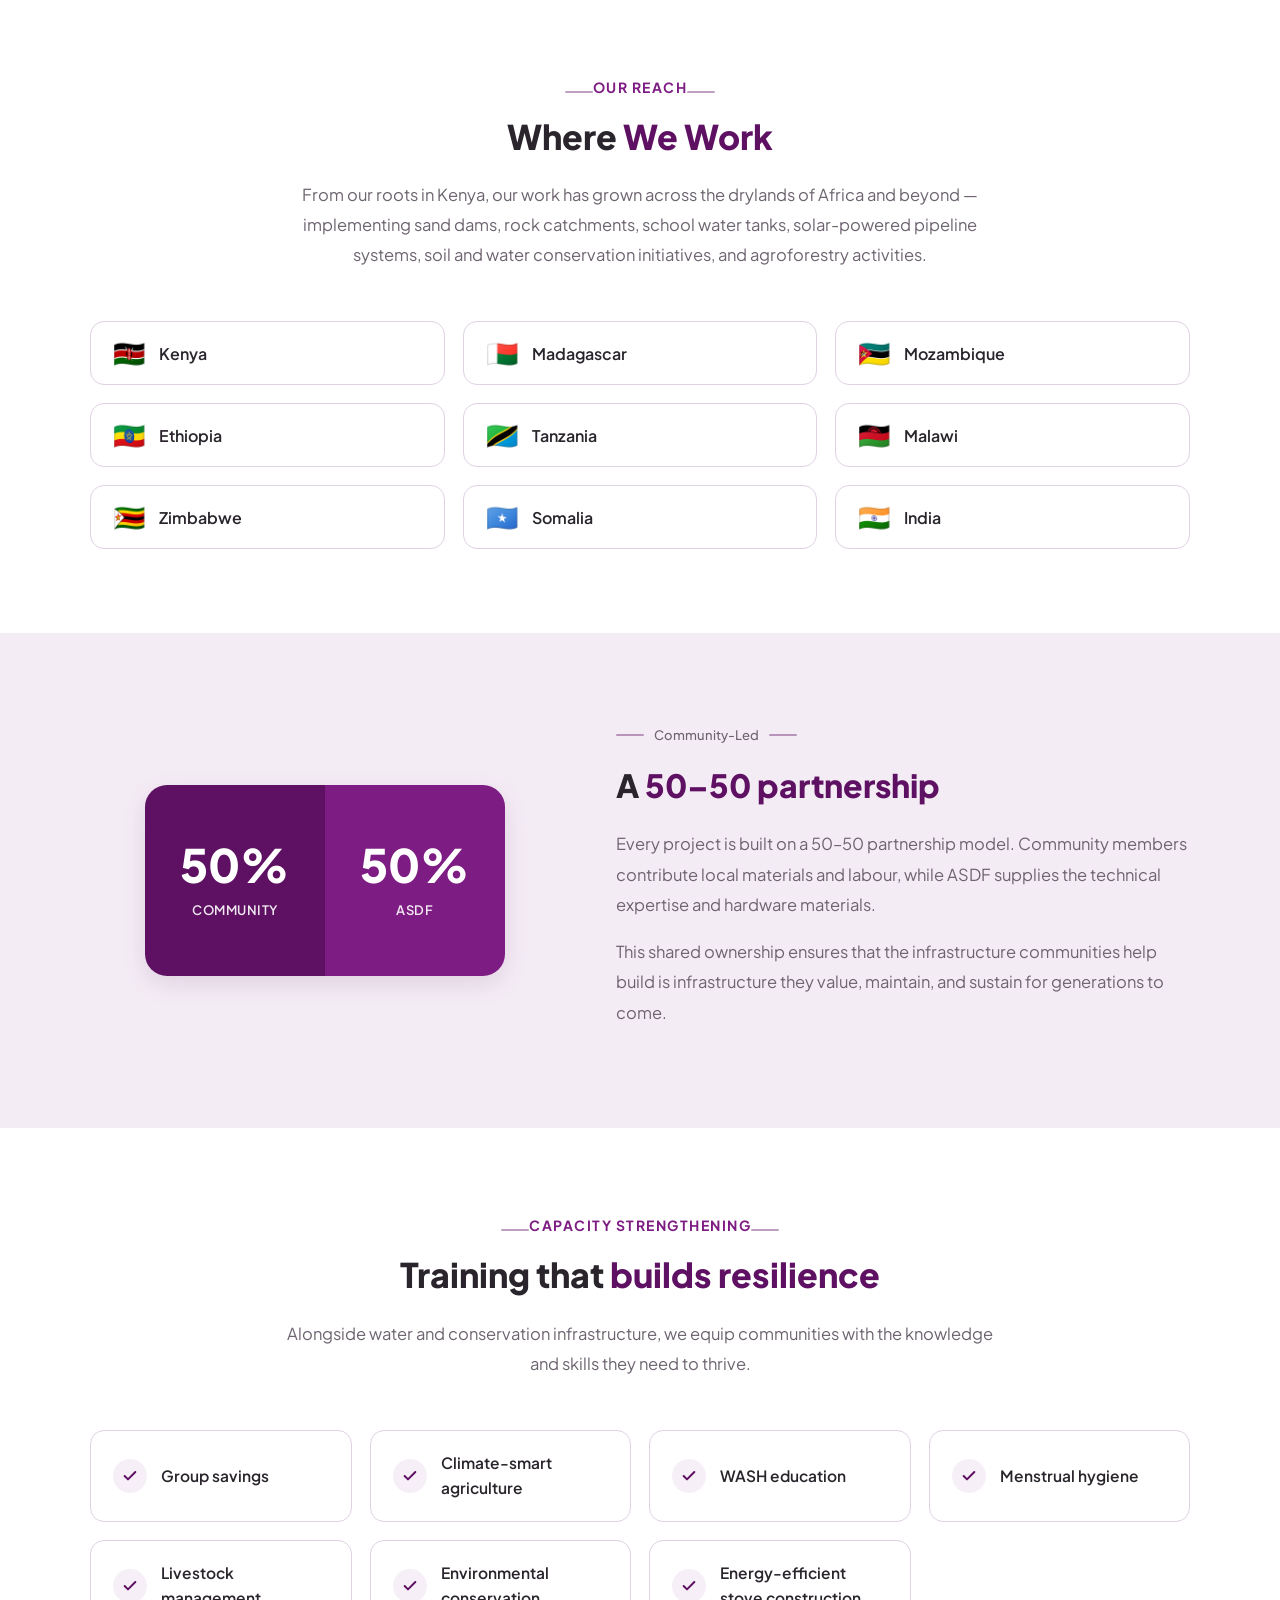
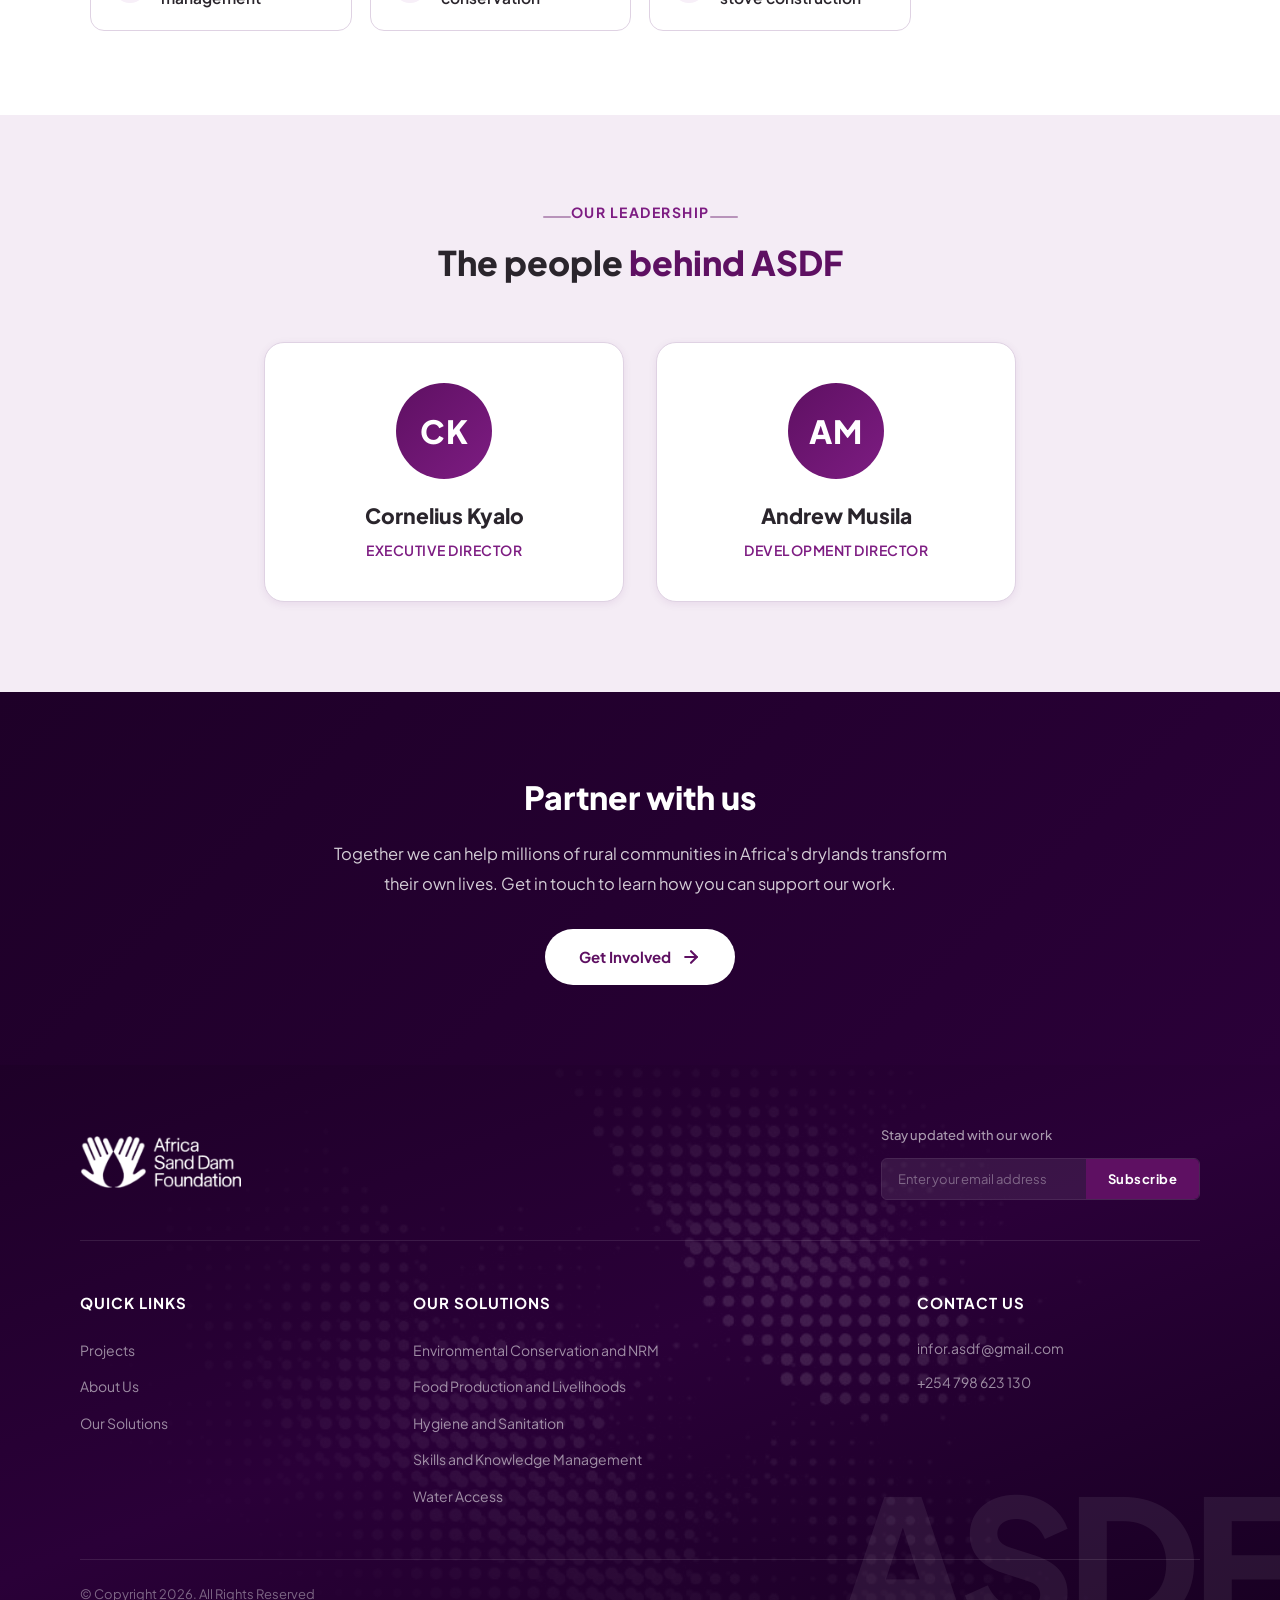
<file: about.html>
﻿<!DOCTYPE html>
<html lang="en">
<head>
  <meta charset="UTF-8">
  <meta name="viewport" content="width=device-width, initial-scale=1.0">
  <title>About Us - Africa Sand Dam Foundation</title>
  <link rel="preconnect" href="https://fonts.googleapis.com">
  <link rel="preconnect" href="https://fonts.gstatic.com" crossorigin>
  <link href="https://fonts.googleapis.com/css2?family=Plus+Jakarta+Sans:wght@300;400;500;600;700;800&display=swap" rel="stylesheet">
  <link rel="icon" type="image/png" href="images/ASDF-high-rez.png">
  <link rel="stylesheet" href="style.css">
  <link rel="stylesheet" href="accessibility.css">
  <link rel="stylesheet" href="about.css">
</head>
<body>

  <!-- Top Bar -->
  <div class="top-bar" id="topBar">
    <div class="top-bar-container">
      <div class="top-bar-left">
        <a href="mailto:infor.asdf@gmail.com" class="top-bar-item">
          <svg width="14" height="14" viewBox="0 0 24 24" fill="none" stroke="currentColor" stroke-width="2" stroke-linecap="round" stroke-linejoin="round"><path d="M4 4h16c1.1 0 2 .9 2 2v12c0 1.1-.9 2-2 2H4c-1.1 0-2-.9-2-2V6c0-1.1.9-2 2-2z"></path><polyline points="22,6 12,13 2,6"></polyline></svg>
          infor.asdf@gmail.com
        </a>
        <span class="top-bar-sep">|</span>
        <a href="tel:+254798623130" class="top-bar-item">
          <svg width="14" height="14" viewBox="0 0 24 24" fill="none" stroke="currentColor" stroke-width="2" stroke-linecap="round" stroke-linejoin="round"><path d="M22 16.92v3a2 2 0 0 1-2.18 2 19.79 19.79 0 0 1-8.63-3.07A19.5 19.5 0 0 1 4.69 12 19.79 19.79 0 0 1 1.62 3.38 2 2 0 0 1 3.6 1.22h3a2 2 0 0 1 2 1.72c.127.96.361 1.903.7 2.81a2 2 0 0 1-.45 2.11L7.91 8.91a16 16 0 0 0 6 6l1.27-1.27a2 2 0 0 1 2.11-.45c.907.339 1.85.573 2.81.7A2 2 0 0 1 22 16.92z"></path></svg>
          +254 798 623 130
        </a>
      </div>
      <div class="top-bar-right">
        <div class="lang-switcher" id="langSwitcher">
          <button class="lang-current" id="langToggle">
            <span class="lang-flag">&#127468;&#127463;</span>
            <span class="lang-label">EN</span>
            <svg width="12" height="12" viewBox="0 0 24 24" fill="none" stroke="currentColor" stroke-width="2.5" stroke-linecap="round" stroke-linejoin="round"><polyline points="6 9 12 15 18 9"></polyline></svg>
          </button>
          <div class="lang-dropdown" id="langDropdown">
            <button class="lang-option active" data-lang="en" data-flag="&#127468;&#127463;" data-label="EN">&#127468;&#127463; English</button>
            <button class="lang-option" data-lang="sw" data-flag="&#127472;&#127466;" data-label="SW">&#127472;&#127466; Kiswahili</button>
          </div>
        </div>
      </div>
    </div>
  </div>

  <!-- Header -->
  <header class="site-header" id="siteHeader">
    <div class="header-container">
      <div class="logo-area">
        <a href="index.html" class="logo-link">
          <img class="header-logo-img" src="images/ASDF-high-rez.png" alt="Africa Sand Dam Foundation logo" height="52">
        </a>
      </div>

      <nav class="main-nav" id="mainNav">
        <ul class="nav-list">
          <li><a href="index.html" class="nav-item">Home</a></li>
          <li><a href="about.html" class="nav-item active">About Us</a></li>
          <li class="nav-dropdown-wrap">
            <a href="index.html#solutions" class="nav-item dropdown-trigger">Our Solutions <span class="chevron"></span></a>
            <div class="nav-dropdown">
              <a href="solution-environmental-conservation.html" class="dropdown-item">
                <span class="dropdown-label">Environmental Conservation and NRM</span>
              </a>
              <a href="solution-food-production.html" class="dropdown-item">
                <span class="dropdown-label">Food Production and Livelihoods</span>
              </a>
              <a href="solution-hygiene-sanitation.html" class="dropdown-item">
                <span class="dropdown-label">Hygiene and Sanitation</span>
              </a>
              <a href="solution-skills-knowledge.html" class="dropdown-item">
                <span class="dropdown-label">Skills and Knowledge Management</span>
              </a>
              <a href="solution-water-access.html" class="dropdown-item">
                <span class="dropdown-label">Water Access</span>
              </a>
            </div>
          </li>
          <li><a href="projects.html" class="nav-item">Our Projects</a></li>
          <li class="nav-dropdown-wrap">
            <a href="#" class="nav-item dropdown-trigger">Media <span class="chevron"></span></a>
            <div class="nav-dropdown">
              <a href="blog.html" class="dropdown-item"><span class="dropdown-label"><i class="fa-solid fa-newspaper" style="color:var(--primary-purple);margin-right:8px;width:14px;text-align:center"></i>Blog</span></a>
              <a href="gallery.html" class="dropdown-item"><span class="dropdown-label"><i class="fa-solid fa-images" style="color:var(--primary-purple);margin-right:8px;width:14px;text-align:center"></i>Gallery</span></a>
            </div>
          </li>
          <li><a href="contact.html" class="nav-item">Contact Us</a></li>
        </ul>
      </nav>

      <div class="header-actions">
        <button class="search-trigger" aria-label="Search site">
          <svg width="20" height="20" viewBox="0 0 24 24" fill="none" stroke="currentColor" stroke-width="2.5" stroke-linecap="round" stroke-linejoin="round">
            <circle cx="11" cy="11" r="8"></circle>
            <line x1="21" y1="21" x2="16.65" y2="16.65"></line>
          </svg>
        </button>
        <div class="donate-banner-wrapper">
          <a href="donate.html" class="donate-btn">
            <span>Donate</span>
          </a>
        </div>
      </div>

      <button class="menu-toggle" id="menuToggle" aria-label="Toggle navigation">
        <span class="bar"></span>
        <span class="bar"></span>
        <span class="bar"></span>
      </button>
    </div>
  </header>

  <!-- Inner Page Hero -->
  <section class="inner-hero">
    <div class="inner-hero-bg" style="background-image:url('images/asdf-web/Water%20Access/Sand%20dams/ASDF_Complete%20SDs%20(44).JPG');"></div>
    <h1 class="inner-hero-title">About Us</h1>
    <p class="inner-hero-breadcrumb">
      <a href="index.html">Home</a>
      <span>/</span>
      About Us
    </p>
  </section>

  <!-- Intro / Who We Are -->
  <section class="about-intro">
    <div class="about-wrap">
      <div class="about-intro-grid">
        <div class="about-intro-text">
          <span class="section-subtitle">Who We Are</span>
          <h2>Building <span>food, water &amp; income-secure</span> communities</h2>
          <p>Africa Sand Dam Foundation (ASDF) is a registered Kenyan NGO working in Makueni, Machakos, and Kitui counties in the Republic of Kenya. Our mission is to create food, water, and income-secure communities across the arid and semi-arid lands of Africa.</p>
          <p>We work hand in hand with community self-help groups to harvest and conserve soil and water — turning seasonal rivers and rainfall into a reliable, year-round resource that transforms lives for generations.</p>
        </div>
        <div class="about-intro-visual">
          <img class="about-img" src="images/asdf-web/Water%20Access/Sand%20dams/Kandu%20Kaseveni%20SHG%20(7).JPG" alt="Community members at a sand dam site in Kenya">
          <div class="about-intro-badge">
            <span class="badge-number">2010</span>
            <span class="badge-text">Serving communities since</span>
          </div>
        </div>
      </div>
    </div>
  </section>

  <!-- Vision & Mission -->
  <section class="about-vm">
    <div class="about-wrap">
      <div class="about-vm-grid">
        <div class="about-vm-card">
          <div class="about-vm-icon">
            <svg width="34" height="34" viewBox="0 0 24 24" fill="none" stroke="#5e1062" stroke-width="2" stroke-linecap="round" stroke-linejoin="round">
              <circle cx="6" cy="18" r="4"></circle>
              <circle cx="18" cy="18" r="4"></circle>
              <path d="M6 14v-4a6 6 0 0 1 12 0v4"></path>
              <path d="M12 10V6"></path>
            </svg>
          </div>
          <h3>Our Vision</h3>
          <p>Soil and water conservation in drylands enables millions of rural communities to transform their own lives.</p>
        </div>
        <div class="about-vm-card">
          <div class="about-vm-icon">
            <svg width="34" height="34" viewBox="0 0 24 24" fill="none" stroke="#5e1062" stroke-width="2" stroke-linecap="round" stroke-linejoin="round">
              <path d="M4 22V4c0-.5.2-1 .6-1.4C5 2.2 5.5 2 6 2h6l2 3h6c.5 0 1 .2 1.4.6.4.4.6.9.6 1.4v7c0 .5-.2 1-.6 1.4-.4.4-.9.6-1.4.6h-8l-2-3H6v7H4z"></path>
            </svg>
          </div>
          <h3>Our Mission</h3>
          <p>To support the resilience of community self-help groups (SHGs) through soil and water conservation to gain sustainable access to safe water, natural resources, food production and markets in the arid and semi-arid lands of Africa.</p>
        </div>
      </div>
    </div>
  </section>

  <!-- Where We Work -->
  <section class="about-reach">
    <div class="about-wrap">
      <div class="about-section-head">
        <span class="section-subtitle">Our Reach</span>
        <h2>Where <span>We Work</span></h2>
        <p>From our roots in Kenya, our work has grown across the drylands of Africa and beyond — implementing sand dams, rock catchments, school water tanks, solar-powered pipeline systems, soil and water conservation initiatives, and agroforestry activities.</p>
      </div>
      <div class="about-country-grid">
        <div class="about-country"><span class="flag">&#127472;&#127466;</span><span class="name">Kenya</span></div>
        <div class="about-country"><span class="flag">&#127474;&#127468;</span><span class="name">Madagascar</span></div>
        <div class="about-country"><span class="flag">&#127474;&#127487;</span><span class="name">Mozambique</span></div>
        <div class="about-country"><span class="flag">&#127466;&#127481;</span><span class="name">Ethiopia</span></div>
        <div class="about-country"><span class="flag">&#127481;&#127487;</span><span class="name">Tanzania</span></div>
        <div class="about-country"><span class="flag">&#127474;&#127484;</span><span class="name">Malawi</span></div>
        <div class="about-country"><span class="flag">&#127487;&#127484;</span><span class="name">Zimbabwe</span></div>
        <div class="about-country"><span class="flag">&#127480;&#127476;</span><span class="name">Somalia</span></div>
        <div class="about-country"><span class="flag">&#127470;&#127475;</span><span class="name">India</span></div>
      </div>
    </div>
  </section>

  <!-- Our Approach -->
  <section class="about-approach">
    <div class="about-wrap">
      <div class="about-approach-grid">
        <div class="about-approach-visual">
          <div class="about-split">
            <div class="about-split-half community">
              <span class="pct">50%</span>
              <span class="who">Community</span>
            </div>
            <div class="about-split-half asdf">
              <span class="pct">50%</span>
              <span class="who">ASDF</span>
            </div>
          </div>
        </div>
        <div class="about-approach-text">
          <span class="section-subtitle">Community-Led</span>
          <h2>A <span>50&ndash;50 partnership</span></h2>
          <p>Every project is built on a 50&ndash;50 partnership model. Community members contribute local materials and labour, while ASDF supplies the technical expertise and hardware materials.</p>
          <p>This shared ownership ensures that the infrastructure communities help build is infrastructure they value, maintain, and sustain for generations to come.</p>
        </div>
      </div>
    </div>
  </section>

  <!-- Capacity Strengthening -->
  <section class="about-capacity">
    <div class="about-wrap">
      <div class="about-section-head">
        <span class="section-subtitle">Capacity Strengthening</span>
        <h2>Training that <span>builds resilience</span></h2>
        <p>Alongside water and conservation infrastructure, we equip communities with the knowledge and skills they need to thrive.</p>
      </div>
      <div class="about-capacity-grid">
        <div class="about-capacity-item">
          <span class="tick"><svg width="16" height="16" viewBox="0 0 24 24" fill="none" stroke="currentColor" stroke-width="3" stroke-linecap="round" stroke-linejoin="round"><polyline points="20 6 9 17 4 12"></polyline></svg></span>
          <span class="label">Group savings</span>
        </div>
        <div class="about-capacity-item">
          <span class="tick"><svg width="16" height="16" viewBox="0 0 24 24" fill="none" stroke="currentColor" stroke-width="3" stroke-linecap="round" stroke-linejoin="round"><polyline points="20 6 9 17 4 12"></polyline></svg></span>
          <span class="label">Climate-smart agriculture</span>
        </div>
        <div class="about-capacity-item">
          <span class="tick"><svg width="16" height="16" viewBox="0 0 24 24" fill="none" stroke="currentColor" stroke-width="3" stroke-linecap="round" stroke-linejoin="round"><polyline points="20 6 9 17 4 12"></polyline></svg></span>
          <span class="label">WASH education</span>
        </div>
        <div class="about-capacity-item">
          <span class="tick"><svg width="16" height="16" viewBox="0 0 24 24" fill="none" stroke="currentColor" stroke-width="3" stroke-linecap="round" stroke-linejoin="round"><polyline points="20 6 9 17 4 12"></polyline></svg></span>
          <span class="label">Menstrual hygiene</span>
        </div>
        <div class="about-capacity-item">
          <span class="tick"><svg width="16" height="16" viewBox="0 0 24 24" fill="none" stroke="currentColor" stroke-width="3" stroke-linecap="round" stroke-linejoin="round"><polyline points="20 6 9 17 4 12"></polyline></svg></span>
          <span class="label">Livestock management</span>
        </div>
        <div class="about-capacity-item">
          <span class="tick"><svg width="16" height="16" viewBox="0 0 24 24" fill="none" stroke="currentColor" stroke-width="3" stroke-linecap="round" stroke-linejoin="round"><polyline points="20 6 9 17 4 12"></polyline></svg></span>
          <span class="label">Environmental conservation</span>
        </div>
        <div class="about-capacity-item">
          <span class="tick"><svg width="16" height="16" viewBox="0 0 24 24" fill="none" stroke="currentColor" stroke-width="3" stroke-linecap="round" stroke-linejoin="round"><polyline points="20 6 9 17 4 12"></polyline></svg></span>
          <span class="label">Energy-efficient stove construction</span>
        </div>
      </div>
    </div>
  </section>

  <!-- Leadership -->
  <section class="about-team">
    <div class="about-wrap">
      <div class="about-section-head">
        <span class="section-subtitle">Our Leadership</span>
        <h2>The people <span>behind ASDF</span></h2>
      </div>
      <div class="about-team-grid">
        <div class="about-team-card">
          <div class="about-team-avatar">CK</div>
          <h3>Cornelius Kyalo</h3>
          <span class="role">Executive Director</span>
        </div>
        <div class="about-team-card">
          <div class="about-team-avatar">AM</div>
          <h3>Andrew Musila</h3>
          <span class="role">Development Director</span>
        </div>
      </div>
    </div>
  </section>

  <!-- CTA -->
  <section class="about-cta">
    <h2>Partner with us</h2>
    <p>Together we can help millions of rural communities in Africa's drylands transform their own lives. Get in touch to learn how you can support our work.</p>
    <a href="contact.html" class="about-cta-btn">
      <span>Get Involved</span>
      <svg width="20" height="20" viewBox="0 0 24 24" fill="none" stroke="currentColor" stroke-width="2.5" stroke-linecap="round" stroke-linejoin="round">
        <line x1="5" y1="12" x2="19" y2="12"></line>
        <polyline points="12 5 19 12 12 19"></polyline>
      </svg>
    </a>
  </section>

  <!-- Footer -->
  <footer class="site-footer" id="contact">
    <div class="footer-watermark" aria-hidden="true">ASDF</div>
    <div class="footer-container">

      <div class="footer-top-row">
        <a href="index.html" class="footer-logo-link">
          <img class="footer-logo-img" src="images/ASDF-high-rez.png" alt="Africa Sand Dam Foundation logo" height="52" style="filter: brightness(0) invert(1);">
        </a>
        <div class="footer-subscribe">
          <p class="subscribe-label">Stay updated with our work</p>
          <form class="subscribe-form" onsubmit="return false;">
            <input type="email" class="subscribe-input" placeholder="Enter your email address">
            <button type="submit" class="subscribe-btn">Subscribe</button>
          </form>
        </div>
      </div>

      <div class="footer-divider"></div>

      <div class="footer-main-row">
        <div class="footer-nav-col">
          <h3>Quick Links</h3>
          <ul class="footer-links">
            <li><a href="projects.html">Projects</a></li>
            <li><a href="about.html">About Us</a></li>
            <li><a href="index.html#solutions">Our Solutions</a></li>
          </ul>
        </div>
        <div class="footer-nav-col">
          <h3>Our Solutions</h3>
          <ul class="footer-links">
            <li><a href="index.html#solutions">Environmental Conservation and NRM</a></li>
            <li><a href="index.html#solutions">Food Production and Livelihoods</a></li>
            <li><a href="index.html#solutions">Hygiene and Sanitation</a></li>
            <li><a href="index.html#solutions">Skills and Knowledge Management</a></li>
            <li><a href="index.html#solutions">Water Access</a></li>
          </ul>
        </div>
        <div class="footer-contact-col">
          <h3>Contact Us</h3>
          <ul class="contact-info-list">
            <li><span>infor.asdf@gmail.com</span></li>
            <li><span>+254 798 623 130</span></li>
          </ul>
        </div>
      </div>

      <div class="footer-bottom-row">
        <p>&copy; Copyright 2026. All Rights Reserved</p>
      </div>

    </div>
  </footer>

  <script>
    const header = document.getElementById('siteHeader');
    window.addEventListener('scroll', () => {
      header.classList.toggle('scrolled', window.scrollY > 50);
    });
    const menuToggle = document.getElementById('menuToggle');
    const mainNav = document.getElementById('mainNav');
    if (menuToggle) {
      menuToggle.addEventListener('click', () => {
        menuToggle.classList.toggle('active');
        mainNav.classList.toggle('active');
      });
    }
  </script>
<script src="search.js"></script>
<script src="accessibility.js"></script>

  <!-- Back to Top -->
  <button class="back-to-top" id="backToTop" aria-label="Back to top">
    <svg width="20" height="20" viewBox="0 0 24 24" fill="none" stroke="currentColor" stroke-width="2.5" stroke-linecap="round" stroke-linejoin="round">
      <polyline points="18 15 12 9 6 15"></polyline>
    </svg>
  </button>
  <script>
    (function(){
      const b = document.getElementById('backToTop');
      if(b){
        window.addEventListener('scroll', () => b.classList.toggle('visible', window.scrollY > 400));
        b.addEventListener('click', () => window.scrollTo({ top: 0, behavior: 'smooth' }));
      }
    })();
  </script>
<script src="translate.js"></script>

  <!-- WhatsApp Floating Button -->
  <a href="https://wa.me/254798623130" class="whatsapp-float" target="_blank" rel="noopener noreferrer" aria-label="Chat on WhatsApp">
    <svg viewBox="0 0 24 24" fill="currentColor" xmlns="http://www.w3.org/2000/svg">
      <path d="M17.472 14.382c-.297-.149-1.758-.867-2.03-.967-.273-.099-.471-.148-.67.15-.197.297-.767.966-.94 1.164-.173.199-.347.223-.644.075-.297-.15-1.255-.463-2.39-1.475-.883-.788-1.48-1.761-1.653-2.059-.173-.297-.018-.458.13-.606.134-.133.298-.347.446-.52.149-.174.198-.298.298-.497.099-.198.05-.371-.025-.52-.075-.149-.669-1.612-.916-2.207-.242-.579-.487-.5-.669-.51a12.8 12.8 0 0 0-.57-.01c-.198 0-.52.074-.792.372-.272.297-1.04 1.016-1.04 2.479 0 1.462 1.065 2.875 1.213 3.074.149.198 2.096 3.2 5.077 4.487.709.306 1.262.489 1.694.625.712.227 1.36.195 1.871.118.571-.085 1.758-.719 2.006-1.413.248-.694.248-1.289.173-1.413-.074-.124-.272-.198-.57-.347m-5.421 7.403h-.004a9.87 9.87 0 0 1-5.031-1.378l-.361-.214-3.741.982.998-3.648-.235-.374a9.86 9.86 0 0 1-1.51-5.26c.001-5.45 4.436-9.884 9.888-9.884 2.64 0 5.122 1.03 6.988 2.898a9.82 9.82 0 0 1 2.893 6.994c-.003 5.45-4.437 9.884-9.885 9.884m8.413-18.297A11.81 11.81 0 0 0 12.05 0C5.495 0 .16 5.335.157 11.892c0 2.096.547 4.142 1.588 5.945L.057 24l6.305-1.654a11.88 11.88 0 0 0 5.683 1.448h.005c6.554 0 11.89-5.335 11.893-11.893a11.82 11.82 0 0 0-3.48-8.413Z"/>
    </svg>
  </a>
</body>

</html>
</file>
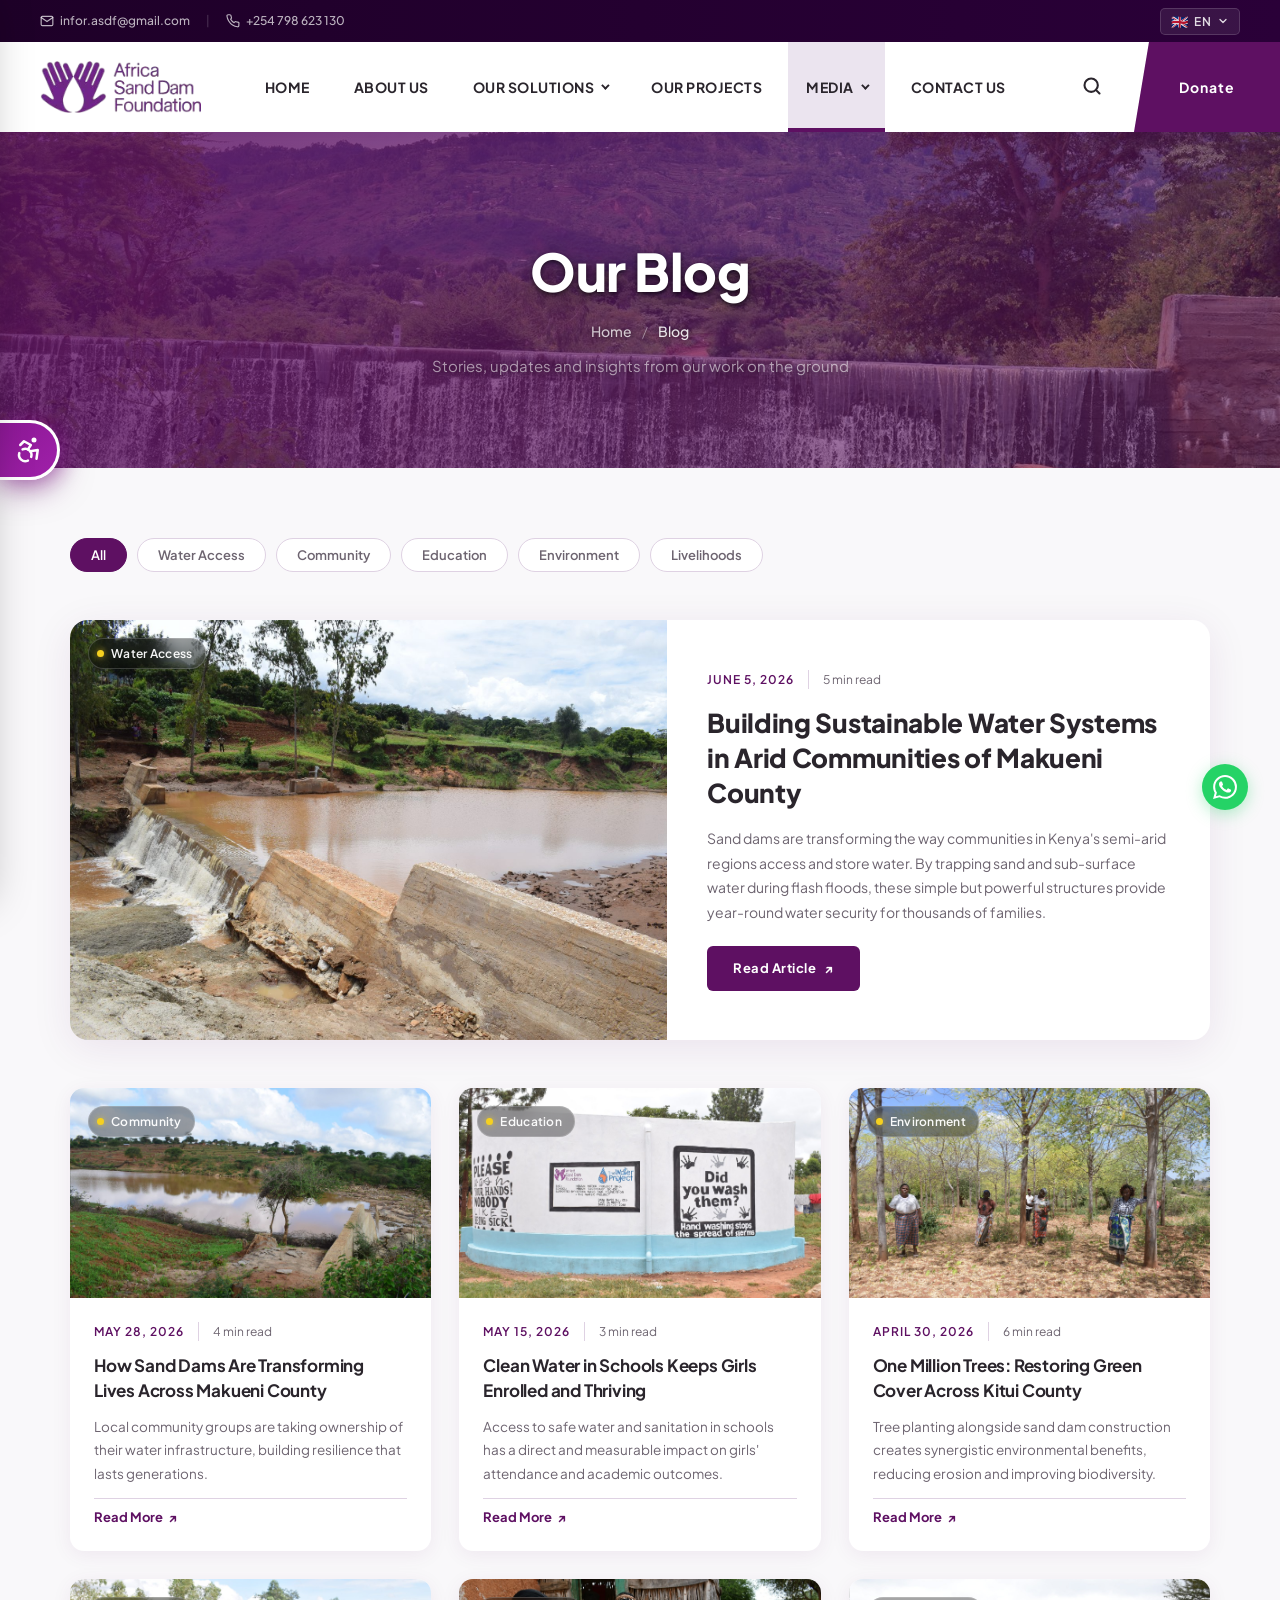
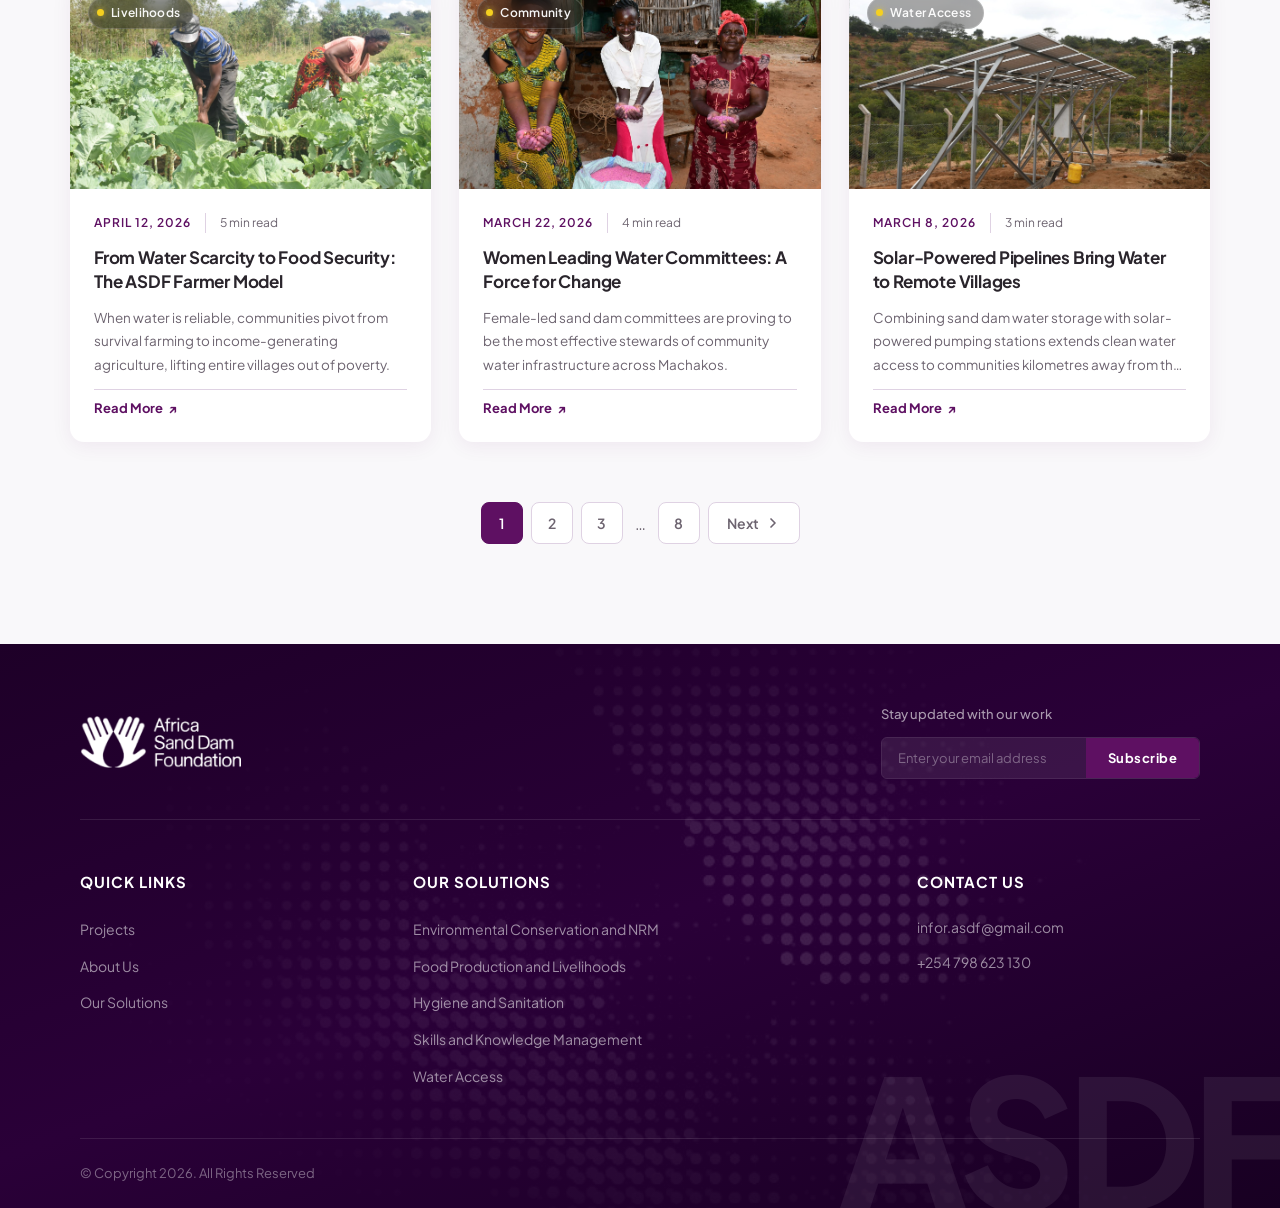
<file: blog.html>
﻿<!DOCTYPE html>
<html lang="en">
<head>
  <meta charset="UTF-8">
  <meta name="viewport" content="width=device-width, initial-scale=1.0">
  <title>Blog - Africa Sand Dam Foundation</title>
  <meta name="description" content="Read the latest news, stories and updates from Africa Sand Dam Foundation.">
  <link rel="preconnect" href="https://fonts.googleapis.com">
  <link rel="preconnect" href="https://fonts.gstatic.com" crossorigin>
  <link href="https://fonts.googleapis.com/css2?family=Plus+Jakarta+Sans:wght@300;400;500;600;700;800&display=swap" rel="stylesheet">
  <link rel="icon" type="image/png" href="images/ASDF-high-rez.png">
  <link rel="stylesheet" href="style.css">
  <link rel="stylesheet" href="accessibility.css">
  <link rel="stylesheet" href="blog.css">
</head>
<body>

  <!-- Top Bar -->
  <div class="top-bar" id="topBar">
    <div class="top-bar-container">
      <div class="top-bar-left">
        <a href="mailto:infor.asdf@gmail.com" class="top-bar-item">
          <svg width="14" height="14" viewBox="0 0 24 24" fill="none" stroke="currentColor" stroke-width="2" stroke-linecap="round" stroke-linejoin="round"><path d="M4 4h16c1.1 0 2 .9 2 2v12c0 1.1-.9 2-2 2H4c-1.1 0-2-.9-2-2V6c0-1.1.9-2 2-2z"></path><polyline points="22,6 12,13 2,6"></polyline></svg>
          infor.asdf@gmail.com
        </a>
        <span class="top-bar-sep">|</span>
        <a href="tel:+254798623130" class="top-bar-item">
          <svg width="14" height="14" viewBox="0 0 24 24" fill="none" stroke="currentColor" stroke-width="2" stroke-linecap="round" stroke-linejoin="round"><path d="M22 16.92v3a2 2 0 0 1-2.18 2 19.79 19.79 0 0 1-8.63-3.07A19.5 19.5 0 0 1 4.69 12 19.79 19.79 0 0 1 1.62 3.38 2 2 0 0 1 3.6 1.22h3a2 2 0 0 1 2 1.72c.127.96.361 1.903.7 2.81a2 2 0 0 1-.45 2.11L7.91 8.91a16 16 0 0 0 6 6l1.27-1.27a2 2 0 0 1 2.11-.45c.907.339 1.85.573 2.81.7A2 2 0 0 1 22 16.92z"></path></svg>
          +254 798 623 130
        </a>
      </div>
      <div class="top-bar-right">
        <div class="lang-switcher" id="langSwitcher">
          <button class="lang-current" id="langToggle">
            <span class="lang-flag">&#127468;&#127463;</span>
            <span class="lang-label">EN</span>
            <svg width="12" height="12" viewBox="0 0 24 24" fill="none" stroke="currentColor" stroke-width="2.5" stroke-linecap="round" stroke-linejoin="round"><polyline points="6 9 12 15 18 9"></polyline></svg>
          </button>
          <div class="lang-dropdown" id="langDropdown">
            <button class="lang-option active" data-lang="en" data-flag="&#127468;&#127463;" data-label="EN">&#127468;&#127463; English</button>
            <button class="lang-option" data-lang="sw" data-flag="&#127472;&#127466;" data-label="SW">&#127472;&#127466; Kiswahili</button>
          </div>
        </div>
      </div>
    </div>
  </div>

  <!-- Header -->
  <header class="site-header" id="siteHeader">
    <div class="header-container">
      <div class="logo-area">
        <a href="index.html" class="logo-link">
          <img class="header-logo-img" src="images/ASDF-high-rez.png" alt="Africa Sand Dam Foundation logo" height="52">
        </a>
      </div>

      <nav class="main-nav" id="mainNav">
        <ul class="nav-list">
          <li><a href="index.html" class="nav-item">Home</a></li>
          <li><a href="about.html" class="nav-item">About Us</a></li>
          <li class="nav-dropdown-wrap">
            <a href="index.html#solutions" class="nav-item dropdown-trigger">Our Solutions <span class="chevron"></span></a>
            <div class="nav-dropdown">
              <a href="solution-environmental-conservation.html" class="dropdown-item"><span class="dropdown-label">Environmental Conservation and NRM</span></a>
              <a href="solution-food-production.html" class="dropdown-item"><span class="dropdown-label">Food Production and Livelihoods</span></a>
              <a href="solution-hygiene-sanitation.html" class="dropdown-item"><span class="dropdown-label">Hygiene and Sanitation</span></a>
              <a href="solution-skills-knowledge.html" class="dropdown-item"><span class="dropdown-label">Skills and Knowledge Management</span></a>
              <a href="solution-water-access.html" class="dropdown-item"><span class="dropdown-label">Water Access</span></a>
            </div>
          </li>
          <li><a href="projects.html" class="nav-item">Our Projects</a></li>
          <li class="nav-dropdown-wrap">
            <a href="#" class="nav-item dropdown-trigger active">Media <span class="chevron"></span></a>
            <div class="nav-dropdown">
              <a href="blog.html" class="dropdown-item active-child"><span class="dropdown-label"><i class="fa-solid fa-newspaper" style="color:var(--primary-purple);margin-right:8px;width:14px;text-align:center"></i>Blog</span></a>
              <a href="gallery.html" class="dropdown-item"><span class="dropdown-label"><i class="fa-solid fa-images" style="color:var(--primary-purple);margin-right:8px;width:14px;text-align:center"></i>Gallery</span></a>
            </div>
          </li>
          <li><a href="contact.html" class="nav-item">Contact Us</a></li>
        </ul>
      </nav>

      <div class="header-actions">
        <button class="search-trigger" aria-label="Search site">
          <svg width="20" height="20" viewBox="0 0 24 24" fill="none" stroke="currentColor" stroke-width="2.5" stroke-linecap="round" stroke-linejoin="round">
            <circle cx="11" cy="11" r="8"></circle>
            <line x1="21" y1="21" x2="16.65" y2="16.65"></line>
          </svg>
        </button>
        <div class="donate-banner-wrapper">
          <a href="donate.html" class="donate-btn"><span>Donate</span></a>
        </div>
      </div>

      <button class="menu-toggle" id="menuToggle" aria-label="Toggle navigation">
        <span class="bar"></span><span class="bar"></span><span class="bar"></span>
      </button>
    </div>
  </header>

  <!-- Inner Page Hero -->
  <section class="inner-hero">
    <div class="inner-hero-bg" style="background-image:url('images/asdf-web/Water%20Access/Sand%20dams/ASDF_Complete%20SDs%20(46).JPG');"></div>
    <h1 class="inner-hero-title">Our Blog</h1>
    <p class="inner-hero-breadcrumb">
      <a href="index.html">Home</a><span>/</span>Blog
    </p>
    <p class="inner-hero-sub">Stories, updates and insights from our work on the ground</p>
  </section>

  <!-- Blog Listings -->
  <main class="blog-page">
    <div class="blog-container">

      <!-- Filter bar -->
      <div class="blog-filters">
        <button class="filter-btn active">All</button>
        <button class="filter-btn">Water Access</button>
        <button class="filter-btn">Community</button>
        <button class="filter-btn">Education</button>
        <button class="filter-btn">Environment</button>
        <button class="filter-btn">Livelihoods</button>
      </div>

      <!-- Featured Post -->
      <article class="blog-featured">
        <div class="blog-featured-img">
          <div class="blog-featured-bg" style="background-image: url('images/asdf-web/Water%20Access/Sand%20dams/ASDF_Complete%20SDs%20(2).JPG');"></div>
          <span class="blog-category-badge"><span class="news-dot"></span>Water Access</span>
        </div>
        <div class="blog-featured-content">
          <div class="blog-meta">
            <span class="blog-date">June 5, 2026</span>
            <span class="blog-read-time">5 min read</span>
          </div>
          <h2 class="blog-featured-title">Building Sustainable Water Systems in Arid Communities of Makueni County</h2>
          <p class="blog-excerpt">Sand dams are transforming the way communities in Kenya's semi-arid regions access and store water. By trapping sand and sub-surface water during flash floods, these simple but powerful structures provide year-round water security for thousands of families.</p>
          <a href="#" class="blog-read-btn">Read Article <span>↗</span></a>
        </div>
      </article>

      <!-- Grid of posts -->
      <div class="blog-grid">

        <article class="blog-card">
          <div class="blog-card-img">
            <div class="blog-card-bg" style="background-image: url('images/asdf-web/Water%20Access/Sand%20dams/Kandu%20Kaseveni%20SHG%20(3).JPG');"></div>
            <span class="blog-category-badge"><span class="news-dot"></span>Community</span>
          </div>
          <div class="blog-card-content">
            <div class="blog-meta">
              <span class="blog-date">May 28, 2026</span>
              <span class="blog-read-time">4 min read</span>
            </div>
            <h3 class="blog-card-title">How Sand Dams Are Transforming Lives Across Makueni County</h3>
            <p class="blog-excerpt">Local community groups are taking ownership of their water infrastructure, building resilience that lasts generations.</p>
            <a href="#" class="blog-card-link">Read More <span>↗</span></a>
          </div>
        </article>

        <article class="blog-card">
          <div class="blog-card-img">
            <div class="blog-card-bg" style="background-image: url('images/asdf-web/Water%20Access/School%20Water%20Tanks/ASDF_SWTs%20(1).JPG');"></div>
            <span class="blog-category-badge"><span class="news-dot"></span>Education</span>
          </div>
          <div class="blog-card-content">
            <div class="blog-meta">
              <span class="blog-date">May 15, 2026</span>
              <span class="blog-read-time">3 min read</span>
            </div>
            <h3 class="blog-card-title">Clean Water in Schools Keeps Girls Enrolled and Thriving</h3>
            <p class="blog-excerpt">Access to safe water and sanitation in schools has a direct and measurable impact on girls' attendance and academic outcomes.</p>
            <a href="#" class="blog-card-link">Read More <span>↗</span></a>
          </div>
        </article>

        <article class="blog-card">
          <div class="blog-card-img">
            <div class="blog-card-bg" style="background-image: url('images/asdf-web/Environmental%20Conservation%20and%20NRM/Agro-Forestry/DSC_7177.JPG');"></div>
            <span class="blog-category-badge"><span class="news-dot"></span>Environment</span>
          </div>
          <div class="blog-card-content">
            <div class="blog-meta">
              <span class="blog-date">April 30, 2026</span>
              <span class="blog-read-time">6 min read</span>
            </div>
            <h3 class="blog-card-title">One Million Trees: Restoring Green Cover Across Kitui County</h3>
            <p class="blog-excerpt">Tree planting alongside sand dam construction creates synergistic environmental benefits, reducing erosion and improving biodiversity.</p>
            <a href="#" class="blog-card-link">Read More <span>↗</span></a>
          </div>
        </article>

        <article class="blog-card">
          <div class="blog-card-img">
            <div class="blog-card-bg" style="background-image: url('images/asdf-web/Food%20Production%20and%20Livelihoods/Food%20Production/ASDF_Crop%20Production%20(1).JPG');"></div>
            <span class="blog-category-badge"><span class="news-dot"></span>Livelihoods</span>
          </div>
          <div class="blog-card-content">
            <div class="blog-meta">
              <span class="blog-date">April 12, 2026</span>
              <span class="blog-read-time">5 min read</span>
            </div>
            <h3 class="blog-card-title">From Water Scarcity to Food Security: The ASDF Farmer Model</h3>
            <p class="blog-excerpt">When water is reliable, communities pivot from survival farming to income-generating agriculture, lifting entire villages out of poverty.</p>
            <a href="#" class="blog-card-link">Read More <span>↗</span></a>
          </div>
        </article>

        <article class="blog-card">
          <div class="blog-card-img">
            <div class="blog-card-bg" style="background-image: url('images/asdf-web/Food%20Production%20and%20Livelihoods/Drought%20Tolerant%20Seeds/ASDF_Kangila%20women%20SHG_Seed%20distribution%20(1).JPG');"></div>
            <span class="blog-category-badge"><span class="news-dot"></span>Community</span>
          </div>
          <div class="blog-card-content">
            <div class="blog-meta">
              <span class="blog-date">March 22, 2026</span>
              <span class="blog-read-time">4 min read</span>
            </div>
            <h3 class="blog-card-title">Women Leading Water Committees: A Force for Change</h3>
            <p class="blog-excerpt">Female-led sand dam committees are proving to be the most effective stewards of community water infrastructure across Machakos.</p>
            <a href="#" class="blog-card-link">Read More <span>↗</span></a>
          </div>
        </article>

        <article class="blog-card">
          <div class="blog-card-img">
            <div class="blog-card-bg" style="background-image: url('images/asdf-web/Water%20Access/Solar%20Pipelines/ASDF_Solar%20Pipelines%20(1).JPG');"></div>
            <span class="blog-category-badge"><span class="news-dot"></span>Water Access</span>
          </div>
          <div class="blog-card-content">
            <div class="blog-meta">
              <span class="blog-date">March 8, 2026</span>
              <span class="blog-read-time">3 min read</span>
            </div>
            <h3 class="blog-card-title">Solar-Powered Pipelines Bring Water to Remote Villages</h3>
            <p class="blog-excerpt">Combining sand dam water storage with solar-powered pumping stations extends clean water access to communities kilometres away from the dam site.</p>
            <a href="#" class="blog-card-link">Read More <span>↗</span></a>
          </div>
        </article>

      </div>

      <!-- Pagination -->
      <div class="blog-pagination">
        <button class="page-btn active">1</button>
        <button class="page-btn">2</button>
        <button class="page-btn">3</button>
        <span class="page-ellipsis">…</span>
        <button class="page-btn">8</button>
        <button class="page-btn page-next">Next <svg width="16" height="16" viewBox="0 0 24 24" fill="none" stroke="currentColor" stroke-width="2.5" stroke-linecap="round" stroke-linejoin="round"><polyline points="9 18 15 12 9 6"></polyline></svg></button>
      </div>

    </div>
  </main>

  <!-- Footer -->
  <footer class="site-footer" id="contact">
    <div class="footer-watermark" aria-hidden="true">ASDF</div>
    <div class="footer-container">

      <div class="footer-top-row">
        <a href="index.html" class="footer-logo-link">
          <img class="footer-logo-img" src="images/ASDF-high-rez.png" alt="Africa Sand Dam Foundation logo" height="52" style="filter: brightness(0) invert(1);">
        </a>
        <div class="footer-subscribe">
          <p class="subscribe-label">Stay updated with our work</p>
          <form class="subscribe-form" onsubmit="return false;">
            <input type="email" class="subscribe-input" placeholder="Enter your email address">
            <button type="submit" class="subscribe-btn">Subscribe</button>
          </form>
        </div>
      </div>

      <div class="footer-divider"></div>

      <div class="footer-main-row">
        <div class="footer-nav-col">
          <h3>Quick Links</h3>
          <ul class="footer-links">
            <li><a href="projects.html">Projects</a></li>
            <li><a href="about.html">About Us</a></li>
            <li><a href="index.html#solutions">Our Solutions</a></li>
          </ul>
        </div>
        <div class="footer-nav-col">
          <h3>Our Solutions</h3>
          <ul class="footer-links">
            <li><a href="index.html#solutions">Environmental Conservation and NRM</a></li>
            <li><a href="index.html#solutions">Food Production and Livelihoods</a></li>
            <li><a href="index.html#solutions">Hygiene and Sanitation</a></li>
            <li><a href="index.html#solutions">Skills and Knowledge Management</a></li>
            <li><a href="index.html#solutions">Water Access</a></li>
          </ul>
        </div>
        <div class="footer-contact-col">
          <h3>Contact Us</h3>
          <ul class="contact-info-list">
            <li><span>infor.asdf@gmail.com</span></li>
            <li><span>+254 798 623 130</span></li>
          </ul>
        </div>
      </div>

      <div class="footer-bottom-row">
        <p>&copy; Copyright 2026. All Rights Reserved</p>
      </div>

    </div>
  </footer>

  <script>
    const header = document.getElementById('siteHeader');
    window.addEventListener('scroll', () => {
      header.classList.toggle('scrolled', window.scrollY > 50);
    });
    const menuToggle = document.getElementById('menuToggle');
    const mainNav = document.getElementById('mainNav');
    if (menuToggle) {
      menuToggle.addEventListener('click', () => {
        menuToggle.classList.toggle('active');
        mainNav.classList.toggle('active');
      });
    }

    // Filter buttons
    document.querySelectorAll('.filter-btn').forEach(btn => {
      btn.addEventListener('click', () => {
        document.querySelectorAll('.filter-btn').forEach(b => b.classList.remove('active'));
        btn.classList.add('active');
      });
    });
  </script>
<script src="search.js"></script>
<script src="accessibility.js"></script>

  <!-- Back to Top -->
  <button class="back-to-top" id="backToTop" aria-label="Back to top">
    <svg width="20" height="20" viewBox="0 0 24 24" fill="none" stroke="currentColor" stroke-width="2.5" stroke-linecap="round" stroke-linejoin="round">
      <polyline points="18 15 12 9 6 15"></polyline>
    </svg>
  </button>
  <script>
    (function(){
      const b = document.getElementById('backToTop');
      if(b){
        window.addEventListener('scroll', () => b.classList.toggle('visible', window.scrollY > 400));
        b.addEventListener('click', () => window.scrollTo({ top: 0, behavior: 'smooth' }));
      }
    })();
  </script>
<script src="translate.js"></script>

  <!-- WhatsApp Floating Button -->
  <a href="https://wa.me/254798623130" class="whatsapp-float" target="_blank" rel="noopener noreferrer" aria-label="Chat on WhatsApp">
    <svg viewBox="0 0 24 24" fill="currentColor" xmlns="http://www.w3.org/2000/svg">
      <path d="M17.472 14.382c-.297-.149-1.758-.867-2.03-.967-.273-.099-.471-.148-.67.15-.197.297-.767.966-.94 1.164-.173.199-.347.223-.644.075-.297-.15-1.255-.463-2.39-1.475-.883-.788-1.48-1.761-1.653-2.059-.173-.297-.018-.458.13-.606.134-.133.298-.347.446-.52.149-.174.198-.298.298-.497.099-.198.05-.371-.025-.52-.075-.149-.669-1.612-.916-2.207-.242-.579-.487-.5-.669-.51a12.8 12.8 0 0 0-.57-.01c-.198 0-.52.074-.792.372-.272.297-1.04 1.016-1.04 2.479 0 1.462 1.065 2.875 1.213 3.074.149.198 2.096 3.2 5.077 4.487.709.306 1.262.489 1.694.625.712.227 1.36.195 1.871.118.571-.085 1.758-.719 2.006-1.413.248-.694.248-1.289.173-1.413-.074-.124-.272-.198-.57-.347m-5.421 7.403h-.004a9.87 9.87 0 0 1-5.031-1.378l-.361-.214-3.741.982.998-3.648-.235-.374a9.86 9.86 0 0 1-1.51-5.26c.001-5.45 4.436-9.884 9.888-9.884 2.64 0 5.122 1.03 6.988 2.898a9.82 9.82 0 0 1 2.893 6.994c-.003 5.45-4.437 9.884-9.885 9.884m8.413-18.297A11.81 11.81 0 0 0 12.05 0C5.495 0 .16 5.335.157 11.892c0 2.096.547 4.142 1.588 5.945L.057 24l6.305-1.654a11.88 11.88 0 0 0 5.683 1.448h.005c6.554 0 11.89-5.335 11.893-11.893a11.82 11.82 0 0 0-3.48-8.413Z"/>
    </svg>
  </a>
</body>

</html>
</file>
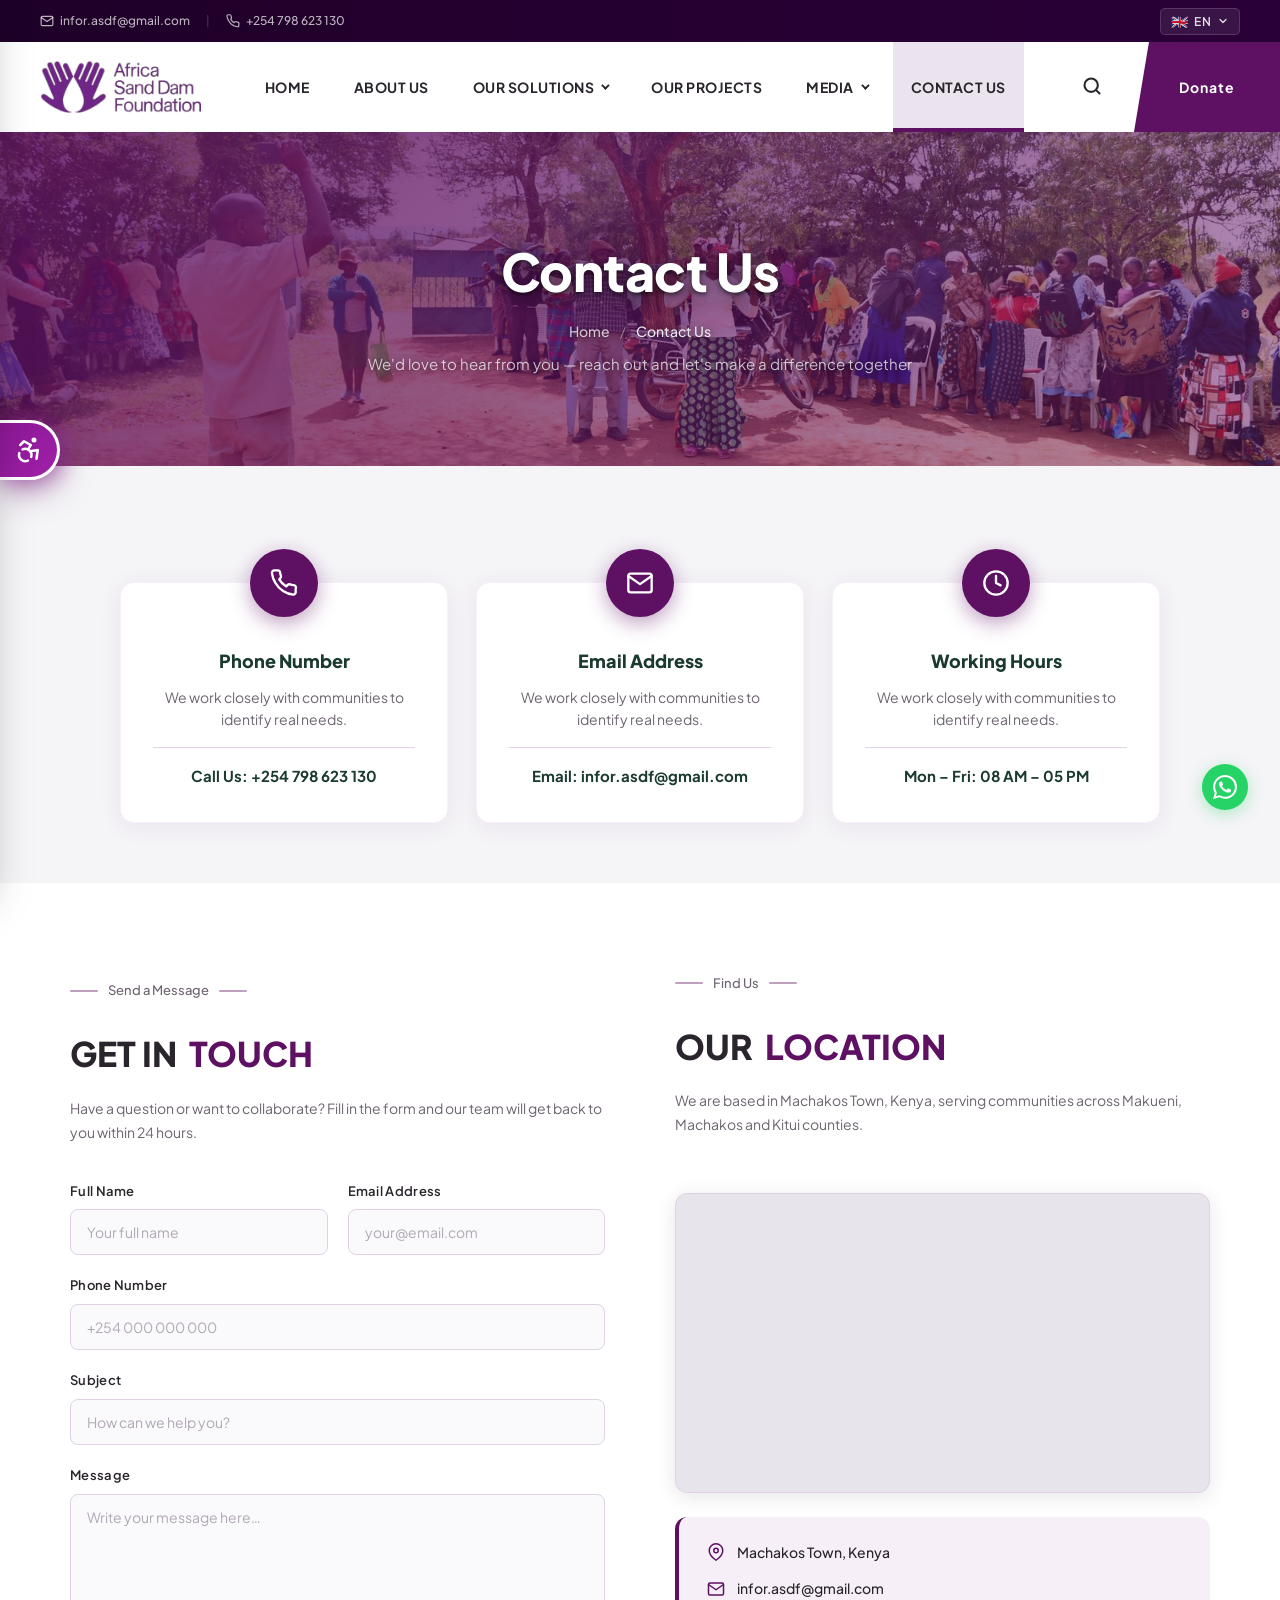
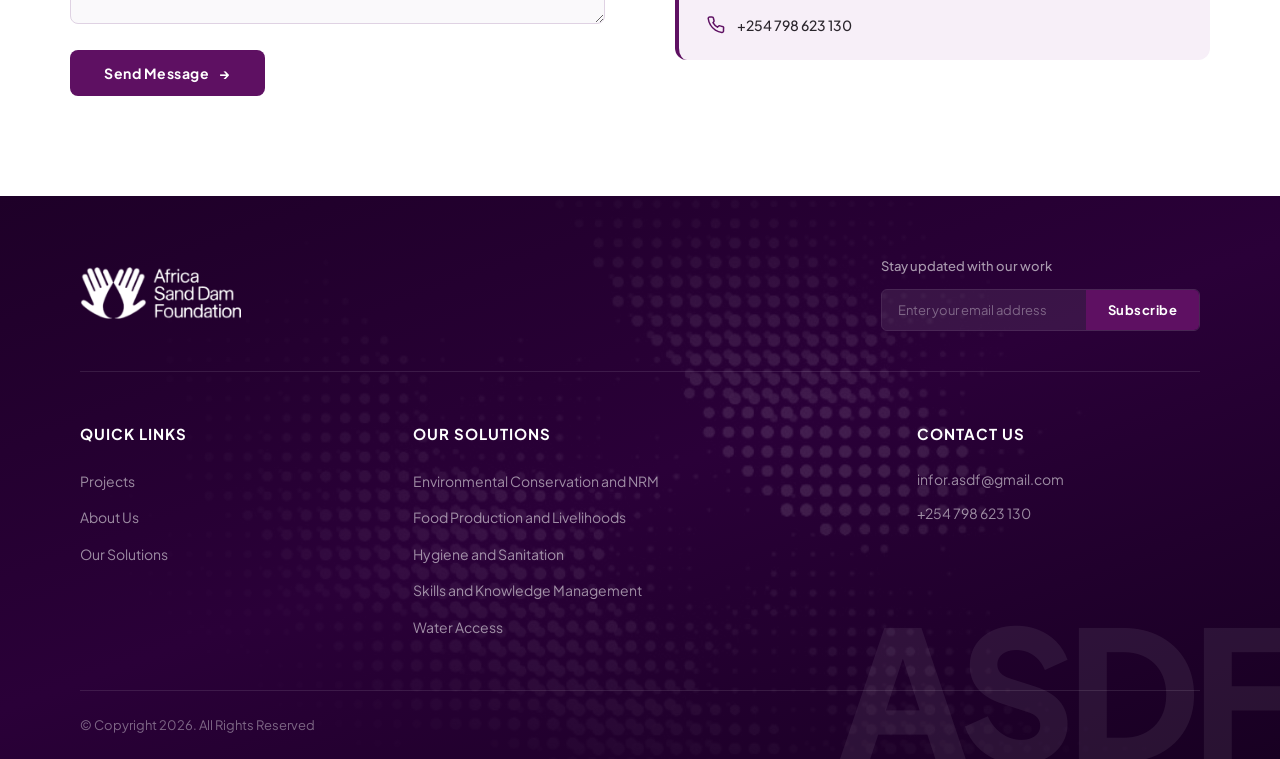
<file: contact.html>
﻿<!DOCTYPE html>
<html lang="en">
<head>
  <meta charset="UTF-8">
  <meta name="viewport" content="width=device-width, initial-scale=1.0">
  <title>Contact Us - Africa Sand Dam Foundation</title>
  <meta name="description" content="Get in touch with Africa Sand Dam Foundation.">
  <link rel="preconnect" href="https://fonts.googleapis.com">
  <link rel="preconnect" href="https://fonts.gstatic.com" crossorigin>
  <link href="https://fonts.googleapis.com/css2?family=Plus+Jakarta+Sans:wght@300;400;500;600;700;800&display=swap" rel="stylesheet">
  <link rel="icon" type="image/png" href="images/ASDF-high-rez.png">
  <link rel="stylesheet" href="style.css">
  <link rel="stylesheet" href="accessibility.css">
  <link rel="stylesheet" href="contact.css">
</head>
<body>

  <!-- Top Bar -->
  <div class="top-bar" id="topBar">
    <div class="top-bar-container">
      <div class="top-bar-left">
        <a href="mailto:infor.asdf@gmail.com" class="top-bar-item">
          <svg width="14" height="14" viewBox="0 0 24 24" fill="none" stroke="currentColor" stroke-width="2" stroke-linecap="round" stroke-linejoin="round"><path d="M4 4h16c1.1 0 2 .9 2 2v12c0 1.1-.9 2-2 2H4c-1.1 0-2-.9-2-2V6c0-1.1.9-2 2-2z"></path><polyline points="22,6 12,13 2,6"></polyline></svg>
          infor.asdf@gmail.com
        </a>
        <span class="top-bar-sep">|</span>
        <a href="tel:+254798623130" class="top-bar-item">
          <svg width="14" height="14" viewBox="0 0 24 24" fill="none" stroke="currentColor" stroke-width="2" stroke-linecap="round" stroke-linejoin="round"><path d="M22 16.92v3a2 2 0 0 1-2.18 2 19.79 19.79 0 0 1-8.63-3.07A19.5 19.5 0 0 1 4.69 12 19.79 19.79 0 0 1 1.62 3.38 2 2 0 0 1 3.6 1.22h3a2 2 0 0 1 2 1.72c.127.96.361 1.903.7 2.81a2 2 0 0 1-.45 2.11L7.91 8.91a16 16 0 0 0 6 6l1.27-1.27a2 2 0 0 1 2.11-.45c.907.339 1.85.573 2.81.7A2 2 0 0 1 22 16.92z"></path></svg>
          +254 798 623 130
        </a>
      </div>
      <div class="top-bar-right">
        <div class="lang-switcher" id="langSwitcher">
          <button class="lang-current" id="langToggle">
            <span class="lang-flag">&#127468;&#127463;</span>
            <span class="lang-label">EN</span>
            <svg width="12" height="12" viewBox="0 0 24 24" fill="none" stroke="currentColor" stroke-width="2.5" stroke-linecap="round" stroke-linejoin="round"><polyline points="6 9 12 15 18 9"></polyline></svg>
          </button>
          <div class="lang-dropdown" id="langDropdown">
            <button class="lang-option active" data-lang="en" data-flag="&#127468;&#127463;" data-label="EN">&#127468;&#127463; English</button>
            <button class="lang-option" data-lang="sw" data-flag="&#127472;&#127466;" data-label="SW">&#127472;&#127466; Kiswahili</button>
          </div>
        </div>
      </div>
    </div>
  </div>

  <!-- Header -->
  <header class="site-header" id="siteHeader">
    <div class="header-container">
      <div class="logo-area">
        <a href="index.html" class="logo-link">
          <img class="header-logo-img" src="images/ASDF-high-rez.png" alt="Africa Sand Dam Foundation logo" height="52">
        </a>
      </div>

      <nav class="main-nav" id="mainNav">
        <ul class="nav-list">
          <li><a href="index.html" class="nav-item">Home</a></li>
          <li><a href="about.html" class="nav-item">About Us</a></li>
          <li class="nav-dropdown-wrap">
            <a href="index.html#solutions" class="nav-item dropdown-trigger">Our Solutions <span class="chevron"></span></a>
            <div class="nav-dropdown">
              <a href="solution-environmental-conservation.html" class="dropdown-item"><span class="dropdown-label">Environmental Conservation and NRM</span></a>
              <a href="solution-food-production.html" class="dropdown-item"><span class="dropdown-label">Food Production and Livelihoods</span></a>
              <a href="solution-hygiene-sanitation.html" class="dropdown-item"><span class="dropdown-label">Hygiene and Sanitation</span></a>
              <a href="solution-skills-knowledge.html" class="dropdown-item"><span class="dropdown-label">Skills and Knowledge Management</span></a>
              <a href="solution-water-access.html" class="dropdown-item"><span class="dropdown-label">Water Access</span></a>
            </div>
          </li>
          <li><a href="projects.html" class="nav-item">Our Projects</a></li>
          <li class="nav-dropdown-wrap">
            <a href="#" class="nav-item dropdown-trigger">Media <span class="chevron"></span></a>
            <div class="nav-dropdown">
              <a href="blog.html" class="dropdown-item"><span class="dropdown-label"><i class="fa-solid fa-newspaper" style="color:var(--primary-purple);margin-right:8px;width:14px;text-align:center"></i>Blog</span></a>
              <a href="gallery.html" class="dropdown-item"><span class="dropdown-label"><i class="fa-solid fa-images" style="color:var(--primary-purple);margin-right:8px;width:14px;text-align:center"></i>Gallery</span></a>
            </div>
          </li>
          <li><a href="contact.html" class="nav-item active">Contact Us</a></li>
        </ul>
      </nav>

      <div class="header-actions">
        <button class="search-trigger" aria-label="Search site">
          <svg width="20" height="20" viewBox="0 0 24 24" fill="none" stroke="currentColor" stroke-width="2.5" stroke-linecap="round" stroke-linejoin="round">
            <circle cx="11" cy="11" r="8"></circle>
            <line x1="21" y1="21" x2="16.65" y2="16.65"></line>
          </svg>
        </button>
        <div class="donate-banner-wrapper">
          <a href="donate.html" class="donate-btn"><span>Donate</span></a>
        </div>
      </div>

      <button class="menu-toggle" id="menuToggle" aria-label="Toggle navigation">
        <span class="bar"></span><span class="bar"></span><span class="bar"></span>
      </button>
    </div>
  </header>

  <!-- Inner Page Hero -->
  <section class="inner-hero">
    <div class="inner-hero-bg" style="background-image:url('images/asdf-web/Skills%20and%20Knowledge%20Management/ASDF_TCF%20Peer%20to%20Peer%20Visit(11).JPG');"></div>
    <h1 class="inner-hero-title">Contact Us</h1>
    <p class="inner-hero-breadcrumb">
      <a href="index.html">Home</a><span>/</span>Contact Us
    </p>
    <p class="inner-hero-sub">We'd love to hear from you — reach out and let's make a difference together</p>
  </section>

  <!-- Contact Info Cards -->
  <section class="contact-cards-section">
    <div class="contact-cards-container">
      <div class="contact-cards-grid">

        <!-- Phone -->
        <div class="contact-card">
          <div class="contact-card-icon">
            <svg width="28" height="28" viewBox="0 0 24 24" fill="none" stroke="#1a3a2e" stroke-width="2" stroke-linecap="round" stroke-linejoin="round">
              <path d="M22 16.92v3a2 2 0 0 1-2.18 2 19.79 19.79 0 0 1-8.63-3.07A19.5 19.5 0 0 1 4.69 12 19.79 19.79 0 0 1 1.62 3.38 2 2 0 0 1 3.6 1.22h3a2 2 0 0 1 2 1.72c.127.96.361 1.903.7 2.81a2 2 0 0 1-.45 2.11L7.91 8.91a16 16 0 0 0 6 6l1.27-1.27a2 2 0 0 1 2.11-.45c.907.339 1.85.573 2.81.7A2 2 0 0 1 22 16.92z"></path>
            </svg>
          </div>
          <div class="contact-card-body">
            <h3 class="contact-card-title">Phone Number</h3>
            <p class="contact-card-desc">We work closely with communities to identify real needs.</p>
            <div class="contact-card-divider"></div>
            <p class="contact-card-value">Call Us: +254 798 623 130</p>
          </div>
        </div>

        <!-- Email -->
        <div class="contact-card">
          <div class="contact-card-icon">
            <svg width="28" height="28" viewBox="0 0 24 24" fill="none" stroke="#1a3a2e" stroke-width="2" stroke-linecap="round" stroke-linejoin="round">
              <path d="M4 4h16c1.1 0 2 .9 2 2v12c0 1.1-.9 2-2 2H4c-1.1 0-2-.9-2-2V6c0-1.1.9-2 2-2z"></path>
              <polyline points="22,6 12,13 2,6"></polyline>
            </svg>
          </div>
          <div class="contact-card-body">
            <h3 class="contact-card-title">Email Address</h3>
            <p class="contact-card-desc">We work closely with communities to identify real needs.</p>
            <div class="contact-card-divider"></div>
            <p class="contact-card-value">Email: infor.asdf@gmail.com</p>
          </div>
        </div>

        <!-- Working Hours -->
        <div class="contact-card">
          <div class="contact-card-icon">
            <svg width="28" height="28" viewBox="0 0 24 24" fill="none" stroke="#1a3a2e" stroke-width="2" stroke-linecap="round" stroke-linejoin="round">
              <circle cx="12" cy="12" r="10"></circle>
              <polyline points="12 6 12 12 16 14"></polyline>
            </svg>
          </div>
          <div class="contact-card-body">
            <h3 class="contact-card-title">Working Hours</h3>
            <p class="contact-card-desc">We work closely with communities to identify real needs.</p>
            <div class="contact-card-divider"></div>
            <p class="contact-card-value">Mon – Fri: 08 AM – 05 PM</p>
          </div>
        </div>

      </div>
    </div>
  </section>

  <!-- Contact Form + Map -->
  <section class="contact-main-section">
    <div class="contact-main-container">
      <div class="contact-main-grid">

        <!-- Form -->
        <div class="contact-form-wrap">
          <span class="section-subtitle">Send a Message</span>
          <h2 class="contact-form-heading"><span class="title-dark">GET IN</span> <span class="title-purple">TOUCH</span></h2>
          <p class="contact-form-sub">Have a question or want to collaborate? Fill in the form and our team will get back to you within 24 hours.</p>

          <form class="contact-form" onsubmit="return false;">
            <div class="form-row">
              <div class="form-group">
                <label class="form-label">Full Name</label>
                <input type="text" class="form-input" placeholder="Your full name">
              </div>
              <div class="form-group">
                <label class="form-label">Email Address</label>
                <input type="email" class="form-input" placeholder="your@email.com">
              </div>
            </div>
            <div class="form-group">
              <label class="form-label">Phone Number</label>
              <input type="tel" class="form-input" placeholder="+254 000 000 000">
            </div>
            <div class="form-group">
              <label class="form-label">Subject</label>
              <input type="text" class="form-input" placeholder="How can we help you?">
            </div>
            <div class="form-group">
              <label class="form-label">Message</label>
              <textarea class="form-input form-textarea" placeholder="Write your message here…" rows="5"></textarea>
            </div>
            <button type="submit" class="form-submit-btn">Send Message <span>→</span></button>
          </form>
        </div>

        <!-- Map / Location -->
        <div class="contact-map-wrap">
          <span class="section-subtitle">Find Us</span>
          <h2 class="contact-form-heading"><span class="title-dark">OUR</span> <span class="title-purple">LOCATION</span></h2>
          <p class="contact-form-sub">We are based in Machakos Town, Kenya, serving communities across Makueni, Machakos and Kitui counties.</p>

          <div class="contact-map-placeholder">
            <iframe
              src="https://www.google.com/maps/embed?pb=!1m18!1m12!1m3!1d3988.606!2d37.2634!3d-1.5177!2m3!1f0!2f0!3f0!3m2!1i1024!2i768!4f13.1!3m3!1m2!1s0x182f6e4b1a16c605%3A0xabcdef!2sMachakos%2C+Kenya!5e0!3m2!1sen!2ske!4v1686000000000"
              width="100%" height="100%" style="border:0;" allowfullscreen="" loading="lazy"
              referrerpolicy="no-referrer-when-downgrade" title="ASDF Location Map">
            </iframe>
          </div>

          <div class="contact-address-box">
            <div class="address-item">
              <svg width="18" height="18" viewBox="0 0 24 24" fill="none" stroke="#5e1062" stroke-width="2" stroke-linecap="round" stroke-linejoin="round"><path d="M21 10c0 7-9 13-9 13s-9-6-9-13a9 9 0 0 1 18 0z"></path><circle cx="12" cy="10" r="3"></circle></svg>
              <span>Machakos Town, Kenya</span>
            </div>
            <div class="address-item">
              <svg width="18" height="18" viewBox="0 0 24 24" fill="none" stroke="#5e1062" stroke-width="2" stroke-linecap="round" stroke-linejoin="round"><path d="M4 4h16c1.1 0 2 .9 2 2v12c0 1.1-.9 2-2 2H4c-1.1 0-2-.9-2-2V6c0-1.1.9-2 2-2z"></path><polyline points="22,6 12,13 2,6"></polyline></svg>
              <span>infor.asdf@gmail.com</span>
            </div>
            <div class="address-item">
              <svg width="18" height="18" viewBox="0 0 24 24" fill="none" stroke="#5e1062" stroke-width="2" stroke-linecap="round" stroke-linejoin="round"><path d="M22 16.92v3a2 2 0 0 1-2.18 2 19.79 19.79 0 0 1-8.63-3.07A19.5 19.5 0 0 1 4.69 12 19.79 19.79 0 0 1 1.62 3.38 2 2 0 0 1 3.6 1.22h3a2 2 0 0 1 2 1.72c.127.96.361 1.903.7 2.81a2 2 0 0 1-.45 2.11L7.91 8.91a16 16 0 0 0 6 6l1.27-1.27a2 2 0 0 1 2.11-.45c.907.339 1.85.573 2.81.7A2 2 0 0 1 22 16.92z"></path></svg>
              <span>+254 798 623 130</span>
            </div>
          </div>
        </div>

      </div>
    </div>
  </section>

  <!-- Footer -->
  <footer class="site-footer" id="footer">
    <div class="footer-watermark" aria-hidden="true">ASDF</div>
    <div class="footer-container">
      <div class="footer-top-row">
        <a href="index.html" class="footer-logo-link">
          <img class="footer-logo-img" src="images/ASDF-high-rez.png" alt="Africa Sand Dam Foundation logo" height="52" style="filter: brightness(0) invert(1);">
        </a>
        <div class="footer-subscribe">
          <p class="subscribe-label">Stay updated with our work</p>
          <form class="subscribe-form" onsubmit="return false;">
            <input type="email" class="subscribe-input" placeholder="Enter your email address">
            <button type="submit" class="subscribe-btn">Subscribe</button>
          </form>
        </div>
      </div>
      <div class="footer-divider"></div>
      <div class="footer-main-row">
        <div class="footer-nav-col">
          <h3>Quick Links</h3>
          <ul class="footer-links">
            <li><a href="projects.html">Projects</a></li>
            <li><a href="about.html">About Us</a></li>
            <li><a href="index.html#solutions">Our Solutions</a></li>
          </ul>
        </div>
        <div class="footer-nav-col">
          <h3>Our Solutions</h3>
          <ul class="footer-links">
            <li><a href="index.html#solutions">Environmental Conservation and NRM</a></li>
            <li><a href="index.html#solutions">Food Production and Livelihoods</a></li>
            <li><a href="index.html#solutions">Hygiene and Sanitation</a></li>
            <li><a href="index.html#solutions">Skills and Knowledge Management</a></li>
            <li><a href="index.html#solutions">Water Access</a></li>
          </ul>
        </div>
        <div class="footer-contact-col">
          <h3>Contact Us</h3>
          <ul class="contact-info-list">
            <li><span>infor.asdf@gmail.com</span></li>
            <li><span>+254 798 623 130</span></li>
          </ul>
        </div>
      </div>
      <div class="footer-bottom-row">
        <p>&copy; Copyright 2026. All Rights Reserved</p>
      </div>
    </div>
  </footer>

  <script>
    const header = document.getElementById('siteHeader');
    window.addEventListener('scroll', () => {
      header.classList.toggle('scrolled', window.scrollY > 50);
    });
    const menuToggle = document.getElementById('menuToggle');
    const mainNav = document.getElementById('mainNav');
    if (menuToggle) {
      menuToggle.addEventListener('click', () => {
        menuToggle.classList.toggle('active');
        mainNav.classList.toggle('active');
      });
    }
  </script>
<script src="search.js"></script>
<script src="accessibility.js"></script>

  <!-- Back to Top -->
  <button class="back-to-top" id="backToTop" aria-label="Back to top">
    <svg width="20" height="20" viewBox="0 0 24 24" fill="none" stroke="currentColor" stroke-width="2.5" stroke-linecap="round" stroke-linejoin="round">
      <polyline points="18 15 12 9 6 15"></polyline>
    </svg>
  </button>
  <script>
    (function(){
      const b = document.getElementById('backToTop');
      if(b){
        window.addEventListener('scroll', () => b.classList.toggle('visible', window.scrollY > 400));
        b.addEventListener('click', () => window.scrollTo({ top: 0, behavior: 'smooth' }));
      }
    })();
  </script>
<script src="translate.js"></script>

  <!-- WhatsApp Floating Button -->
  <a href="https://wa.me/254798623130" class="whatsapp-float" target="_blank" rel="noopener noreferrer" aria-label="Chat on WhatsApp">
    <svg viewBox="0 0 24 24" fill="currentColor" xmlns="http://www.w3.org/2000/svg">
      <path d="M17.472 14.382c-.297-.149-1.758-.867-2.03-.967-.273-.099-.471-.148-.67.15-.197.297-.767.966-.94 1.164-.173.199-.347.223-.644.075-.297-.15-1.255-.463-2.39-1.475-.883-.788-1.48-1.761-1.653-2.059-.173-.297-.018-.458.13-.606.134-.133.298-.347.446-.52.149-.174.198-.298.298-.497.099-.198.05-.371-.025-.52-.075-.149-.669-1.612-.916-2.207-.242-.579-.487-.5-.669-.51a12.8 12.8 0 0 0-.57-.01c-.198 0-.52.074-.792.372-.272.297-1.04 1.016-1.04 2.479 0 1.462 1.065 2.875 1.213 3.074.149.198 2.096 3.2 5.077 4.487.709.306 1.262.489 1.694.625.712.227 1.36.195 1.871.118.571-.085 1.758-.719 2.006-1.413.248-.694.248-1.289.173-1.413-.074-.124-.272-.198-.57-.347m-5.421 7.403h-.004a9.87 9.87 0 0 1-5.031-1.378l-.361-.214-3.741.982.998-3.648-.235-.374a9.86 9.86 0 0 1-1.51-5.26c.001-5.45 4.436-9.884 9.888-9.884 2.64 0 5.122 1.03 6.988 2.898a9.82 9.82 0 0 1 2.893 6.994c-.003 5.45-4.437 9.884-9.885 9.884m8.413-18.297A11.81 11.81 0 0 0 12.05 0C5.495 0 .16 5.335.157 11.892c0 2.096.547 4.142 1.588 5.945L.057 24l6.305-1.654a11.88 11.88 0 0 0 5.683 1.448h.005c6.554 0 11.89-5.335 11.893-11.893a11.82 11.82 0 0 0-3.48-8.413Z"/>
    </svg>
  </a>
</body>

</html>
</file>
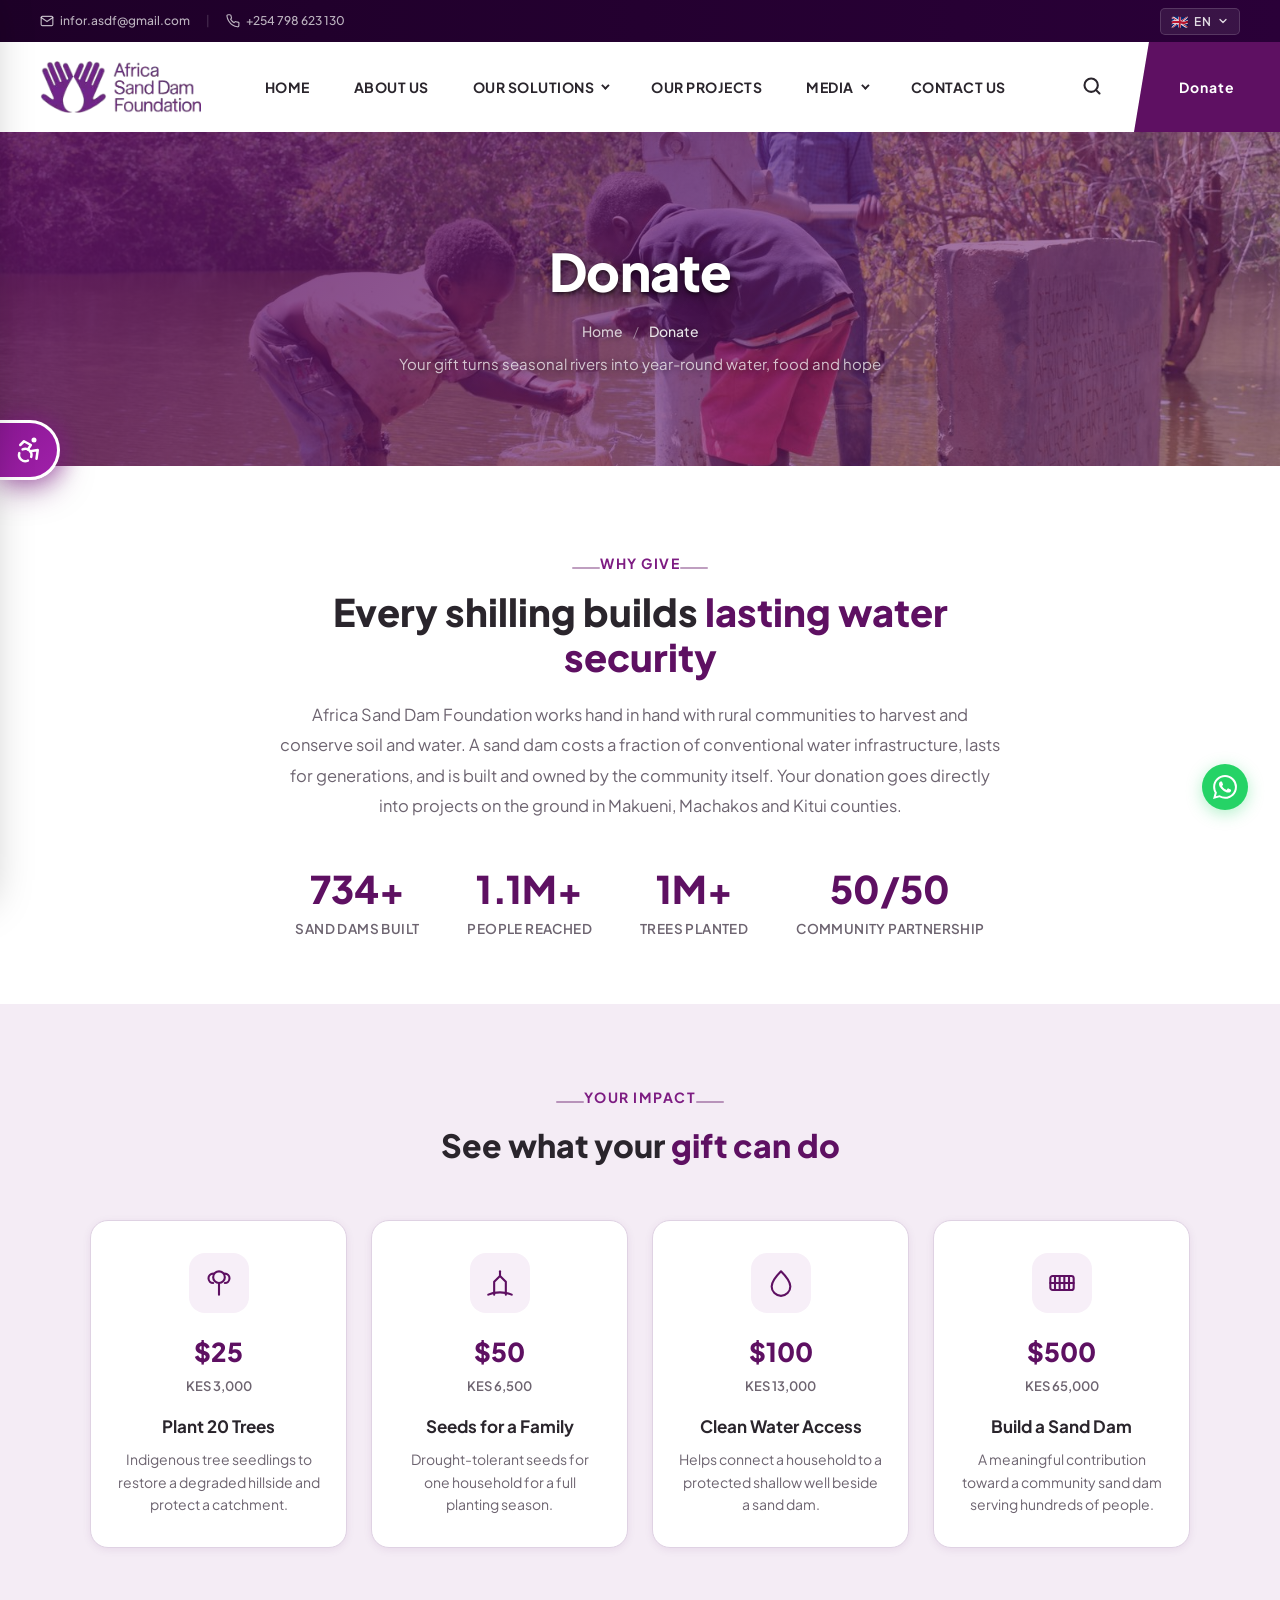
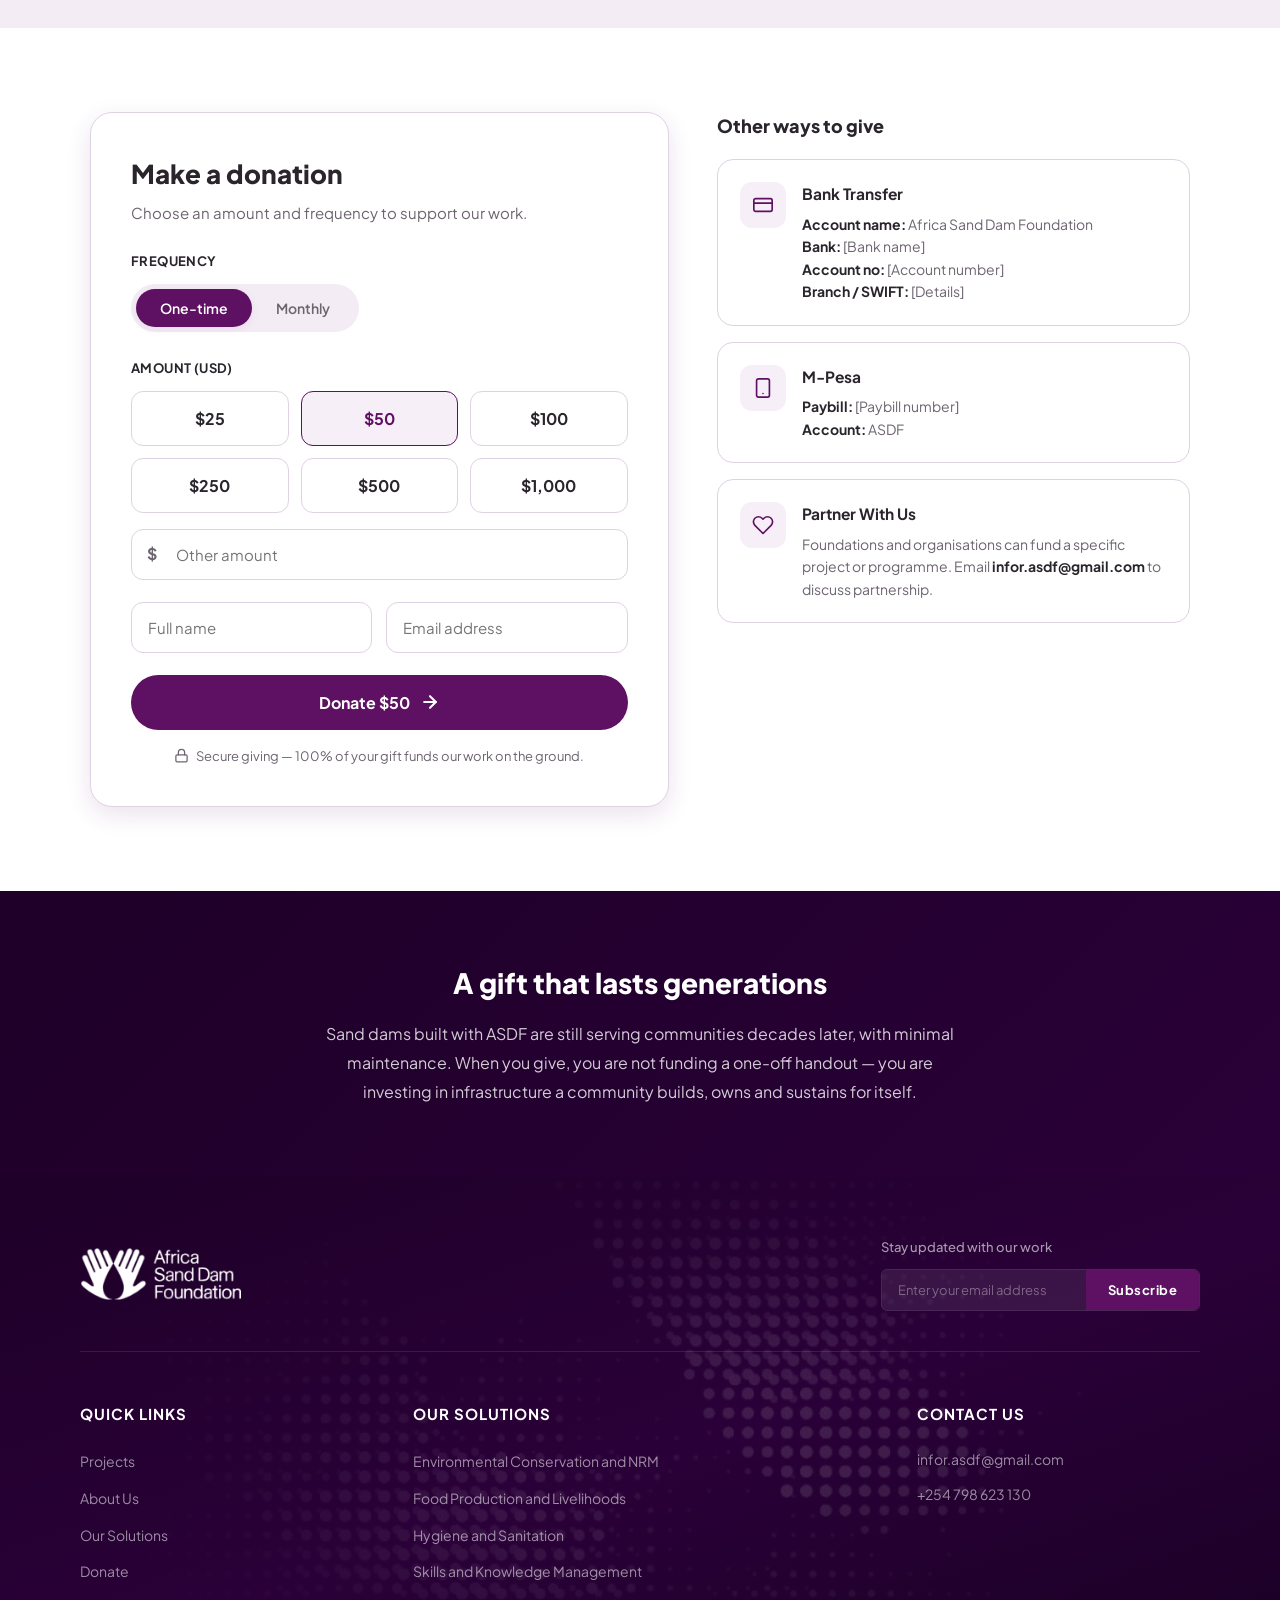
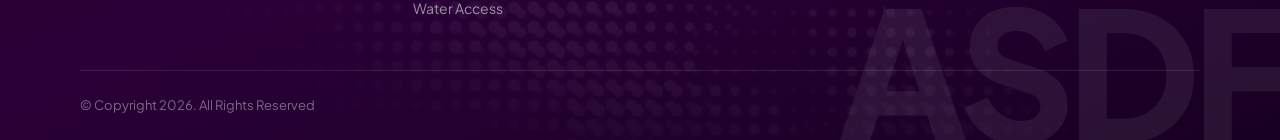
<file: donate.html>
<!DOCTYPE html>
<html lang="en">
<head>
  <meta charset="UTF-8">
  <meta name="viewport" content="width=device-width, initial-scale=1.0">
  <title>Donate - Africa Sand Dam Foundation</title>
  <meta name="description" content="Support ASDF — your donation funds sand dams, clean water, trees and food security for communities across Kenya's drylands.">
  <link rel="preconnect" href="https://fonts.googleapis.com">
  <link rel="preconnect" href="https://fonts.gstatic.com" crossorigin>
  <link href="https://fonts.googleapis.com/css2?family=Plus+Jakarta+Sans:wght@300;400;500;600;700;800&display=swap" rel="stylesheet">
  <link rel="icon" type="image/png" href="images/ASDF-high-rez.png">
  <link rel="stylesheet" href="style.css">
  <link rel="stylesheet" href="accessibility.css">
  <link rel="stylesheet" href="donate.css">
</head>
<body>

  <!-- Top Bar -->
  <div class="top-bar" id="topBar">
    <div class="top-bar-container">
      <div class="top-bar-left">
        <a href="mailto:infor.asdf@gmail.com" class="top-bar-item">
          <svg width="14" height="14" viewBox="0 0 24 24" fill="none" stroke="currentColor" stroke-width="2" stroke-linecap="round" stroke-linejoin="round"><path d="M4 4h16c1.1 0 2 .9 2 2v12c0 1.1-.9 2-2 2H4c-1.1 0-2-.9-2-2V6c0-1.1.9-2 2-2z"></path><polyline points="22,6 12,13 2,6"></polyline></svg>
          infor.asdf@gmail.com
        </a>
        <span class="top-bar-sep">|</span>
        <a href="tel:+254798623130" class="top-bar-item">
          <svg width="14" height="14" viewBox="0 0 24 24" fill="none" stroke="currentColor" stroke-width="2" stroke-linecap="round" stroke-linejoin="round"><path d="M22 16.92v3a2 2 0 0 1-2.18 2 19.79 19.79 0 0 1-8.63-3.07A19.5 19.5 0 0 1 4.69 12 19.79 19.79 0 0 1 1.62 3.38 2 2 0 0 1 3.6 1.22h3a2 2 0 0 1 2 1.72c.127.96.361 1.903.7 2.81a2 2 0 0 1-.45 2.11L7.91 8.91a16 16 0 0 0 6 6l1.27-1.27a2 2 0 0 1 2.11-.45c.907.339 1.85.573 2.81.7A2 2 0 0 1 22 16.92z"></path></svg>
          +254 798 623 130
        </a>
      </div>
      <div class="top-bar-right">
        <div class="lang-switcher" id="langSwitcher">
          <button class="lang-current" id="langToggle">
            <span class="lang-flag">&#127468;&#127463;</span>
            <span class="lang-label">EN</span>
            <svg width="12" height="12" viewBox="0 0 24 24" fill="none" stroke="currentColor" stroke-width="2.5" stroke-linecap="round" stroke-linejoin="round"><polyline points="6 9 12 15 18 9"></polyline></svg>
          </button>
          <div class="lang-dropdown" id="langDropdown">
            <button class="lang-option active" data-lang="en" data-flag="&#127468;&#127463;" data-label="EN">&#127468;&#127463; English</button>
            <button class="lang-option" data-lang="sw" data-flag="&#127472;&#127466;" data-label="SW">&#127472;&#127466; Kiswahili</button>
          </div>
        </div>
      </div>
    </div>
  </div>

  <!-- Header -->
  <header class="site-header" id="siteHeader">
    <div class="header-container">
      <div class="logo-area">
        <a href="index.html" class="logo-link">
          <img class="header-logo-img" src="images/ASDF-high-rez.png" alt="Africa Sand Dam Foundation logo" height="52">
        </a>
      </div>

      <nav class="main-nav" id="mainNav">
        <ul class="nav-list">
          <li><a href="index.html" class="nav-item">Home</a></li>
          <li><a href="about.html" class="nav-item">About Us</a></li>
          <li class="nav-dropdown-wrap">
            <a href="index.html#solutions" class="nav-item dropdown-trigger">Our Solutions <span class="chevron"></span></a>
            <div class="nav-dropdown">
              <a href="solution-environmental-conservation.html" class="dropdown-item"><span class="dropdown-label">Environmental Conservation and NRM</span></a>
              <a href="solution-food-production.html" class="dropdown-item"><span class="dropdown-label">Food Production and Livelihoods</span></a>
              <a href="solution-hygiene-sanitation.html" class="dropdown-item"><span class="dropdown-label">Hygiene and Sanitation</span></a>
              <a href="solution-skills-knowledge.html" class="dropdown-item"><span class="dropdown-label">Skills and Knowledge Management</span></a>
              <a href="solution-water-access.html" class="dropdown-item"><span class="dropdown-label">Water Access</span></a>
            </div>
          </li>
          <li><a href="projects.html" class="nav-item">Our Projects</a></li>
          <li class="nav-dropdown-wrap">
            <a href="#" class="nav-item dropdown-trigger">Media <span class="chevron"></span></a>
            <div class="nav-dropdown">
              <a href="blog.html" class="dropdown-item"><span class="dropdown-label"><i class="fa-solid fa-newspaper" style="color:var(--primary-purple);margin-right:8px;width:14px;text-align:center"></i>Blog</span></a>
              <a href="gallery.html" class="dropdown-item"><span class="dropdown-label"><i class="fa-solid fa-images" style="color:var(--primary-purple);margin-right:8px;width:14px;text-align:center"></i>Gallery</span></a>
            </div>
          </li>
          <li><a href="contact.html" class="nav-item">Contact Us</a></li>
        </ul>
      </nav>

      <div class="header-actions">
        <button class="search-trigger" aria-label="Search site">
          <svg width="20" height="20" viewBox="0 0 24 24" fill="none" stroke="currentColor" stroke-width="2.5" stroke-linecap="round" stroke-linejoin="round">
            <circle cx="11" cy="11" r="8"></circle>
            <line x1="21" y1="21" x2="16.65" y2="16.65"></line>
          </svg>
        </button>
        <div class="donate-banner-wrapper">
          <a href="donate.html" class="donate-btn"><span>Donate</span></a>
        </div>
      </div>

      <button class="menu-toggle" id="menuToggle" aria-label="Toggle navigation">
        <span class="bar"></span><span class="bar"></span><span class="bar"></span>
      </button>
    </div>
  </header>

  <!-- Inner Page Hero -->
  <section class="inner-hero">
    <div class="inner-hero-bg" style="background-image:url('images/asdf-web/Water%20Access/Shallow%20Wells/ASDF_Shallow%20Wells%20(2).JPG');"></div>
    <h1 class="inner-hero-title">Donate</h1>
    <p class="inner-hero-breadcrumb">
      <a href="index.html">Home</a><span>/</span>Donate
    </p>
    <p class="inner-hero-sub">Your gift turns seasonal rivers into year-round water, food and hope</p>
  </section>

  <!-- Intro -->
  <section class="donate-intro">
    <div class="donate-wrap">
      <span class="section-subtitle">Why Give</span>
      <h2>Every shilling builds <span>lasting water security</span></h2>
      <p>Africa Sand Dam Foundation works hand in hand with rural communities to harvest and conserve soil and water. A sand dam costs a fraction of conventional water infrastructure, lasts for generations, and is built and owned by the community itself. Your donation goes directly into projects on the ground in Makueni, Machakos and Kitui counties.</p>
      <div class="donate-impact-stats">
        <div class="donate-stat"><span class="num">734+</span><span class="label">Sand Dams Built</span></div>
        <div class="donate-stat"><span class="num">1.1M+</span><span class="label">People Reached</span></div>
        <div class="donate-stat"><span class="num">1M+</span><span class="label">Trees Planted</span></div>
        <div class="donate-stat"><span class="num">50/50</span><span class="label">Community Partnership</span></div>
      </div>
    </div>
  </section>

  <!-- Impact tiers -->
  <section class="donate-tiers">
    <div class="donate-wrap">
      <div class="donate-section-head">
        <span class="section-subtitle">Your Impact</span>
        <h2>See what your <span>gift can do</span></h2>
      </div>
      <div class="donate-tier-grid">

        <div class="donate-tier">
          <div class="donate-tier-icon">
            <svg width="28" height="28" viewBox="0 0 24 24" fill="none" stroke="currentColor" stroke-width="1.8" stroke-linecap="round" stroke-linejoin="round"><path d="M12 22V12"/><path d="M12 12a5 5 0 0 0 5-5c0-2.8-2.2-5-5-5s-5 2.2-5 5a5 5 0 0 0 5 5z"/><path d="M17 12a4 4 0 0 0 4-4c0-2.2-1.8-4-4-4"/><path d="M7 12a4 4 0 0 1-4-4c0-2.2 1.8-4 4-4"/></svg>
          </div>
          <div class="amount">$25 <small>KES 3,000</small></div>
          <h3>Plant 20 Trees</h3>
          <p>Indigenous tree seedlings to restore a degraded hillside and protect a catchment.</p>
        </div>

        <div class="donate-tier">
          <div class="donate-tier-icon">
            <svg width="28" height="28" viewBox="0 0 24 24" fill="none" stroke="currentColor" stroke-width="1.8" stroke-linecap="round" stroke-linejoin="round"><path d="M2 22s4-2 10-2 10 2 10 2"/><path d="M7 22V11l5-5 5 5v11"/><path d="M12 6V2"/></svg>
          </div>
          <div class="amount">$50 <small>KES 6,500</small></div>
          <h3>Seeds for a Family</h3>
          <p>Drought-tolerant seeds for one household for a full planting season.</p>
        </div>

        <div class="donate-tier">
          <div class="donate-tier-icon">
            <svg width="28" height="28" viewBox="0 0 24 24" fill="none" stroke="currentColor" stroke-width="1.8" stroke-linecap="round" stroke-linejoin="round"><path d="M12 2C6 8 4 12 4 15a8 8 0 0 0 16 0c0-3-2-7-8-13z"/></svg>
          </div>
          <div class="amount">$100 <small>KES 13,000</small></div>
          <h3>Clean Water Access</h3>
          <p>Helps connect a household to a protected shallow well beside a sand dam.</p>
        </div>

        <div class="donate-tier">
          <div class="donate-tier-icon">
            <svg width="28" height="28" viewBox="0 0 24 24" fill="none" stroke="currentColor" stroke-width="1.8" stroke-linecap="round" stroke-linejoin="round"><rect x="2" y="6" width="20" height="12" rx="2"/><path d="M6 18V6M10 18V6M14 18V6M18 18V6M2 12h20"/></svg>
          </div>
          <div class="amount">$500 <small>KES 65,000</small></div>
          <h3>Build a Sand Dam</h3>
          <p>A meaningful contribution toward a community sand dam serving hundreds of people.</p>
        </div>

      </div>
    </div>
  </section>

  <!-- Give panel -->
  <section class="donate-give">
    <div class="donate-wrap">
      <div class="donate-give-grid">

        <!-- Donation form -->
        <div class="donate-card">
          <h2>Make a donation</h2>
          <p class="lead">Choose an amount and frequency to support our work.</p>

          <span class="donate-field-label">Frequency</span>
          <div class="donate-freq" id="donateFreq">
            <button type="button" class="active" data-freq="once">One-time</button>
            <button type="button" data-freq="monthly">Monthly</button>
          </div>

          <span class="donate-field-label">Amount (USD)</span>
          <div class="donate-amounts" id="donateAmounts">
            <button type="button" class="donate-amount" data-amt="25">$25</button>
            <button type="button" class="donate-amount active" data-amt="50">$50</button>
            <button type="button" class="donate-amount" data-amt="100">$100</button>
            <button type="button" class="donate-amount" data-amt="250">$250</button>
            <button type="button" class="donate-amount" data-amt="500">$500</button>
            <button type="button" class="donate-amount" data-amt="1000">$1,000</button>
          </div>

          <div class="donate-custom">
            <span class="cur">$</span>
            <input type="number" min="1" class="donate-input" id="donateCustom" placeholder="Other amount">
          </div>

          <form id="donateForm" onsubmit="return false;">
            <div class="donate-row">
              <input type="text" class="donate-input" id="donateName" placeholder="Full name" required>
              <input type="email" class="donate-input" id="donateEmail" placeholder="Email address" required>
            </div>
            <button type="submit" class="donate-submit">
              <span id="donateBtnText">Donate $50</span>
              <svg width="20" height="20" viewBox="0 0 24 24" fill="none" stroke="currentColor" stroke-width="2.5" stroke-linecap="round" stroke-linejoin="round"><line x1="5" y1="12" x2="19" y2="12"></line><polyline points="12 5 19 12 12 19"></polyline></svg>
            </button>
          </form>

          <div class="donate-feedback" id="donateFeedback"></div>

          <p class="donate-note">
            <svg width="15" height="15" viewBox="0 0 24 24" fill="none" stroke="currentColor" stroke-width="2" stroke-linecap="round" stroke-linejoin="round"><rect x="3" y="11" width="18" height="11" rx="2"/><path d="M7 11V7a5 5 0 0 1 10 0v4"/></svg>
            Secure giving — 100% of your gift funds our work on the ground.
          </p>
        </div>

        <!-- Other ways to give -->
        <div class="donate-methods">
          <h3>Other ways to give</h3>

          <div class="donate-method">
            <div class="donate-method-icon">
              <svg width="22" height="22" viewBox="0 0 24 24" fill="none" stroke="currentColor" stroke-width="1.8" stroke-linecap="round" stroke-linejoin="round"><rect x="2" y="5" width="20" height="14" rx="2"/><line x1="2" y1="10" x2="22" y2="10"/></svg>
            </div>
            <div>
              <h4>Bank Transfer</h4>
              <p><strong>Account name:</strong> Africa Sand Dam Foundation<br><strong>Bank:</strong> [Bank name]<br><strong>Account no:</strong> [Account number]<br><strong>Branch / SWIFT:</strong> [Details]</p>
            </div>
          </div>

          <div class="donate-method">
            <div class="donate-method-icon">
              <svg width="22" height="22" viewBox="0 0 24 24" fill="none" stroke="currentColor" stroke-width="1.8" stroke-linecap="round" stroke-linejoin="round"><rect x="5" y="2" width="14" height="20" rx="2"/><line x1="12" y1="18" x2="12" y2="18"/></svg>
            </div>
            <div>
              <h4>M-Pesa</h4>
              <p><strong>Paybill:</strong> [Paybill number]<br><strong>Account:</strong> ASDF</p>
            </div>
          </div>

          <div class="donate-method">
            <div class="donate-method-icon">
              <svg width="22" height="22" viewBox="0 0 24 24" fill="none" stroke="currentColor" stroke-width="1.8" stroke-linecap="round" stroke-linejoin="round"><path d="M20.84 4.61a5.5 5.5 0 0 0-7.78 0L12 5.67l-1.06-1.06a5.5 5.5 0 0 0-7.78 7.78L12 21.23l8.84-8.84a5.5 5.5 0 0 0 0-7.78z"/></svg>
            </div>
            <div>
              <h4>Partner With Us</h4>
              <p>Foundations and organisations can fund a specific project or programme. Email <strong>infor.asdf@gmail.com</strong> to discuss partnership.</p>
            </div>
          </div>
        </div>

      </div>
    </div>
  </section>

  <!-- Trust / reassurance -->
  <section class="donate-trust">
    <h2>A gift that lasts generations</h2>
    <p>Sand dams built with ASDF are still serving communities decades later, with minimal maintenance. When you give, you are not funding a one-off handout — you are investing in infrastructure a community builds, owns and sustains for itself.</p>
  </section>

  <!-- Footer -->
  <footer class="site-footer" id="footer">
    <div class="footer-watermark" aria-hidden="true">ASDF</div>
    <div class="footer-container">
      <div class="footer-top-row">
        <a href="index.html" class="footer-logo-link">
          <img class="footer-logo-img" src="images/ASDF-high-rez.png" alt="Africa Sand Dam Foundation logo" height="52" style="filter: brightness(0) invert(1);">
        </a>
        <div class="footer-subscribe">
          <p class="subscribe-label">Stay updated with our work</p>
          <form class="subscribe-form" onsubmit="return false;">
            <input type="email" class="subscribe-input" placeholder="Enter your email address">
            <button type="submit" class="subscribe-btn">Subscribe</button>
          </form>
        </div>
      </div>
      <div class="footer-divider"></div>
      <div class="footer-main-row">
        <div class="footer-nav-col">
          <h3>Quick Links</h3>
          <ul class="footer-links">
            <li><a href="projects.html">Projects</a></li>
            <li><a href="about.html">About Us</a></li>
            <li><a href="index.html#solutions">Our Solutions</a></li>
            <li><a href="donate.html">Donate</a></li>
          </ul>
        </div>
        <div class="footer-nav-col">
          <h3>Our Solutions</h3>
          <ul class="footer-links">
            <li><a href="index.html#solutions">Environmental Conservation and NRM</a></li>
            <li><a href="index.html#solutions">Food Production and Livelihoods</a></li>
            <li><a href="index.html#solutions">Hygiene and Sanitation</a></li>
            <li><a href="index.html#solutions">Skills and Knowledge Management</a></li>
            <li><a href="index.html#solutions">Water Access</a></li>
          </ul>
        </div>
        <div class="footer-contact-col">
          <h3>Contact Us</h3>
          <ul class="contact-info-list">
            <li><span>infor.asdf@gmail.com</span></li>
            <li><span>+254 798 623 130</span></li>
          </ul>
        </div>
      </div>
      <div class="footer-bottom-row">
        <p>&copy; Copyright 2026. All Rights Reserved</p>
      </div>
    </div>
  </footer>

  <script>
    const header = document.getElementById('siteHeader');
    window.addEventListener('scroll', () => {
      header.classList.toggle('scrolled', window.scrollY > 50);
    });
    const menuToggle = document.getElementById('menuToggle');
    const mainNav = document.getElementById('mainNav');
    if (menuToggle) {
      menuToggle.addEventListener('click', () => {
        menuToggle.classList.toggle('active');
        mainNav.classList.toggle('active');
      });
    }
    const langToggle = document.getElementById('langToggle');
    const langSwitcher = document.getElementById('langSwitcher');
    if (langToggle) {
      langToggle.addEventListener('click', e => { e.stopPropagation(); langSwitcher.classList.toggle('open'); });
      document.addEventListener('click', () => langSwitcher.classList.remove('open'));
      document.querySelectorAll('.lang-option').forEach(btn => {
        btn.addEventListener('click', () => {
          document.querySelectorAll('.lang-option').forEach(b => b.classList.remove('active'));
          btn.classList.add('active');
          document.querySelector('.lang-flag').textContent = btn.dataset.flag || btn.textContent.split(' ')[0];
          document.querySelector('.lang-label').textContent = btn.dataset.label;
          langSwitcher.classList.remove('open');
        });
      });
    }

    // ── Donation widget ──
    (function () {
      let amount = 50, freq = 'once';
      const amounts = document.getElementById('donateAmounts');
      const custom = document.getElementById('donateCustom');
      const freqWrap = document.getElementById('donateFreq');
      const btnText = document.getElementById('donateBtnText');
      const feedback = document.getElementById('donateFeedback');

      function fmt(n) { return '$' + Number(n).toLocaleString('en-US'); }
      function refresh() {
        btnText.textContent = 'Donate ' + fmt(amount) + (freq === 'monthly' ? ' / month' : '');
      }

      amounts.querySelectorAll('.donate-amount').forEach(b => {
        b.addEventListener('click', () => {
          amounts.querySelectorAll('.donate-amount').forEach(x => x.classList.remove('active'));
          b.classList.add('active');
          custom.value = '';
          amount = parseInt(b.dataset.amt, 10);
          refresh();
        });
      });

      custom.addEventListener('input', () => {
        amounts.querySelectorAll('.donate-amount').forEach(x => x.classList.remove('active'));
        amount = parseFloat(custom.value) || 0;
        refresh();
      });

      freqWrap.querySelectorAll('button').forEach(b => {
        b.addEventListener('click', () => {
          freqWrap.querySelectorAll('button').forEach(x => x.classList.remove('active'));
          b.classList.add('active');
          freq = b.dataset.freq;
          refresh();
        });
      });

      document.getElementById('donateForm').addEventListener('submit', () => {
        const name = document.getElementById('donateName').value.trim();
        if (!amount || amount <= 0) {
          feedback.textContent = 'Please choose or enter a donation amount.';
          feedback.classList.add('show');
          return;
        }
        feedback.innerHTML = 'Thank you' + (name ? ', ' + name : '') + '! Your ' +
          (freq === 'monthly' ? 'monthly ' : '') + fmt(amount) +
          ' gift is ready — connect a payment provider to complete it.';
        feedback.classList.add('show');
      });

      refresh();
    })();
  </script>
<script src="search.js"></script>
<script src="accessibility.js"></script>

  <!-- Back to Top -->
  <button class="back-to-top" id="backToTop" aria-label="Back to top">
    <svg width="20" height="20" viewBox="0 0 24 24" fill="none" stroke="currentColor" stroke-width="2.5" stroke-linecap="round" stroke-linejoin="round">
      <polyline points="18 15 12 9 6 15"></polyline>
    </svg>
  </button>
  <script>
    (function(){
      const b = document.getElementById('backToTop');
      if(b){
        window.addEventListener('scroll', () => b.classList.toggle('visible', window.scrollY > 400));
        b.addEventListener('click', () => window.scrollTo({ top: 0, behavior: 'smooth' }));
      }
    })();
  </script>
<script src="translate.js"></script>

  <!-- WhatsApp Floating Button -->
  <a href="https://wa.me/254798623130" class="whatsapp-float" target="_blank" rel="noopener noreferrer" aria-label="Chat on WhatsApp">
    <svg viewBox="0 0 24 24" fill="currentColor" xmlns="http://www.w3.org/2000/svg">
      <path d="M17.472 14.382c-.297-.149-1.758-.867-2.03-.967-.273-.099-.471-.148-.67.15-.197.297-.767.966-.94 1.164-.173.199-.347.223-.644.075-.297-.15-1.255-.463-2.39-1.475-.883-.788-1.48-1.761-1.653-2.059-.173-.297-.018-.458.13-.606.134-.133.298-.347.446-.52.149-.174.198-.298.298-.497.099-.198.05-.371-.025-.52-.075-.149-.669-1.612-.916-2.207-.242-.579-.487-.5-.669-.51a12.8 12.8 0 0 0-.57-.01c-.198 0-.52.074-.792.372-.272.297-1.04 1.016-1.04 2.479 0 1.462 1.065 2.875 1.213 3.074.149.198 2.096 3.2 5.077 4.487.709.306 1.262.489 1.694.625.712.227 1.36.195 1.871.118.571-.085 1.758-.719 2.006-1.413.248-.694.248-1.289.173-1.413-.074-.124-.272-.198-.57-.347m-5.421 7.403h-.004a9.87 9.87 0 0 1-5.031-1.378l-.361-.214-3.741.982.998-3.648-.235-.374a9.86 9.86 0 0 1-1.51-5.26c.001-5.45 4.436-9.884 9.888-9.884 2.64 0 5.122 1.03 6.988 2.898a9.82 9.82 0 0 1 2.893 6.994c-.003 5.45-4.437 9.884-9.885 9.884m8.413-18.297A11.81 11.81 0 0 0 12.05 0C5.495 0 .16 5.335.157 11.892c0 2.096.547 4.142 1.588 5.945L.057 24l6.305-1.654a11.88 11.88 0 0 0 5.683 1.448h.005c6.554 0 11.89-5.335 11.893-11.893a11.82 11.82 0 0 0-3.48-8.413Z"/>
    </svg>
  </a>
</body>

</html>
</file>
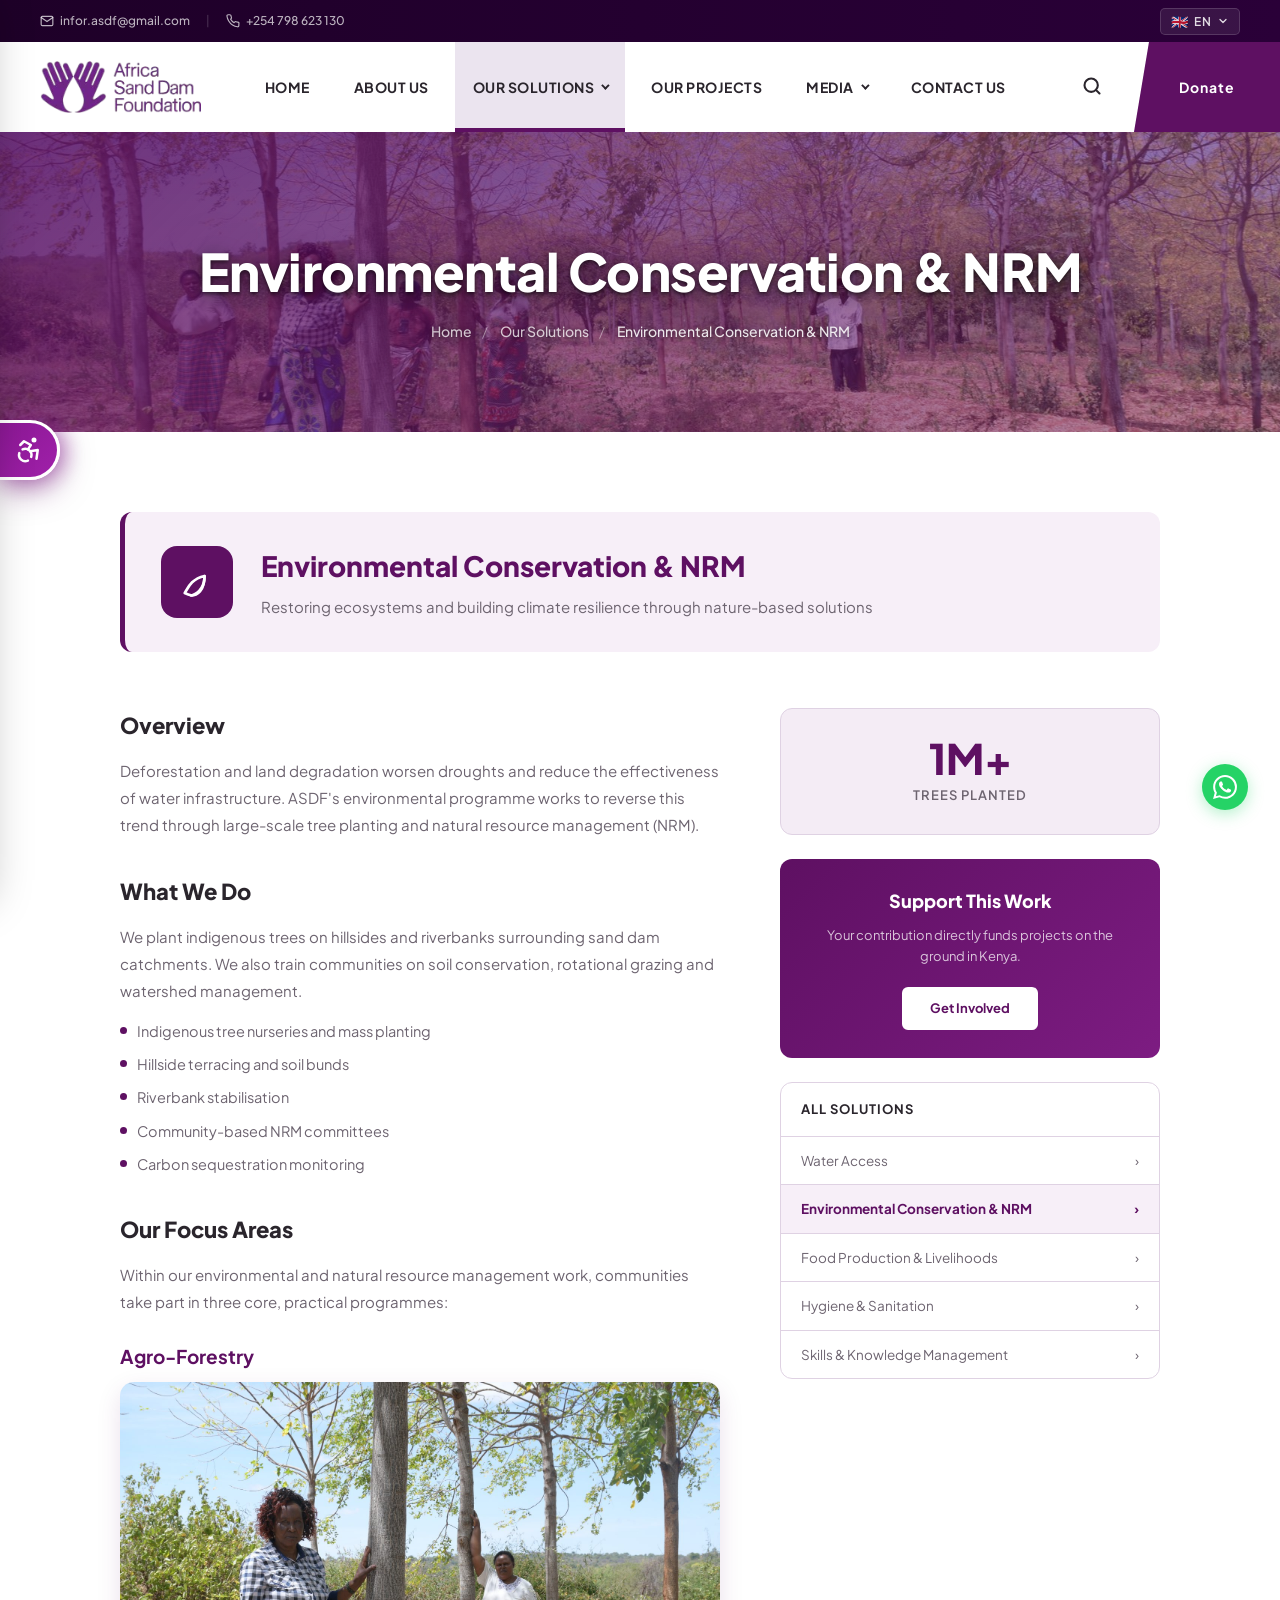
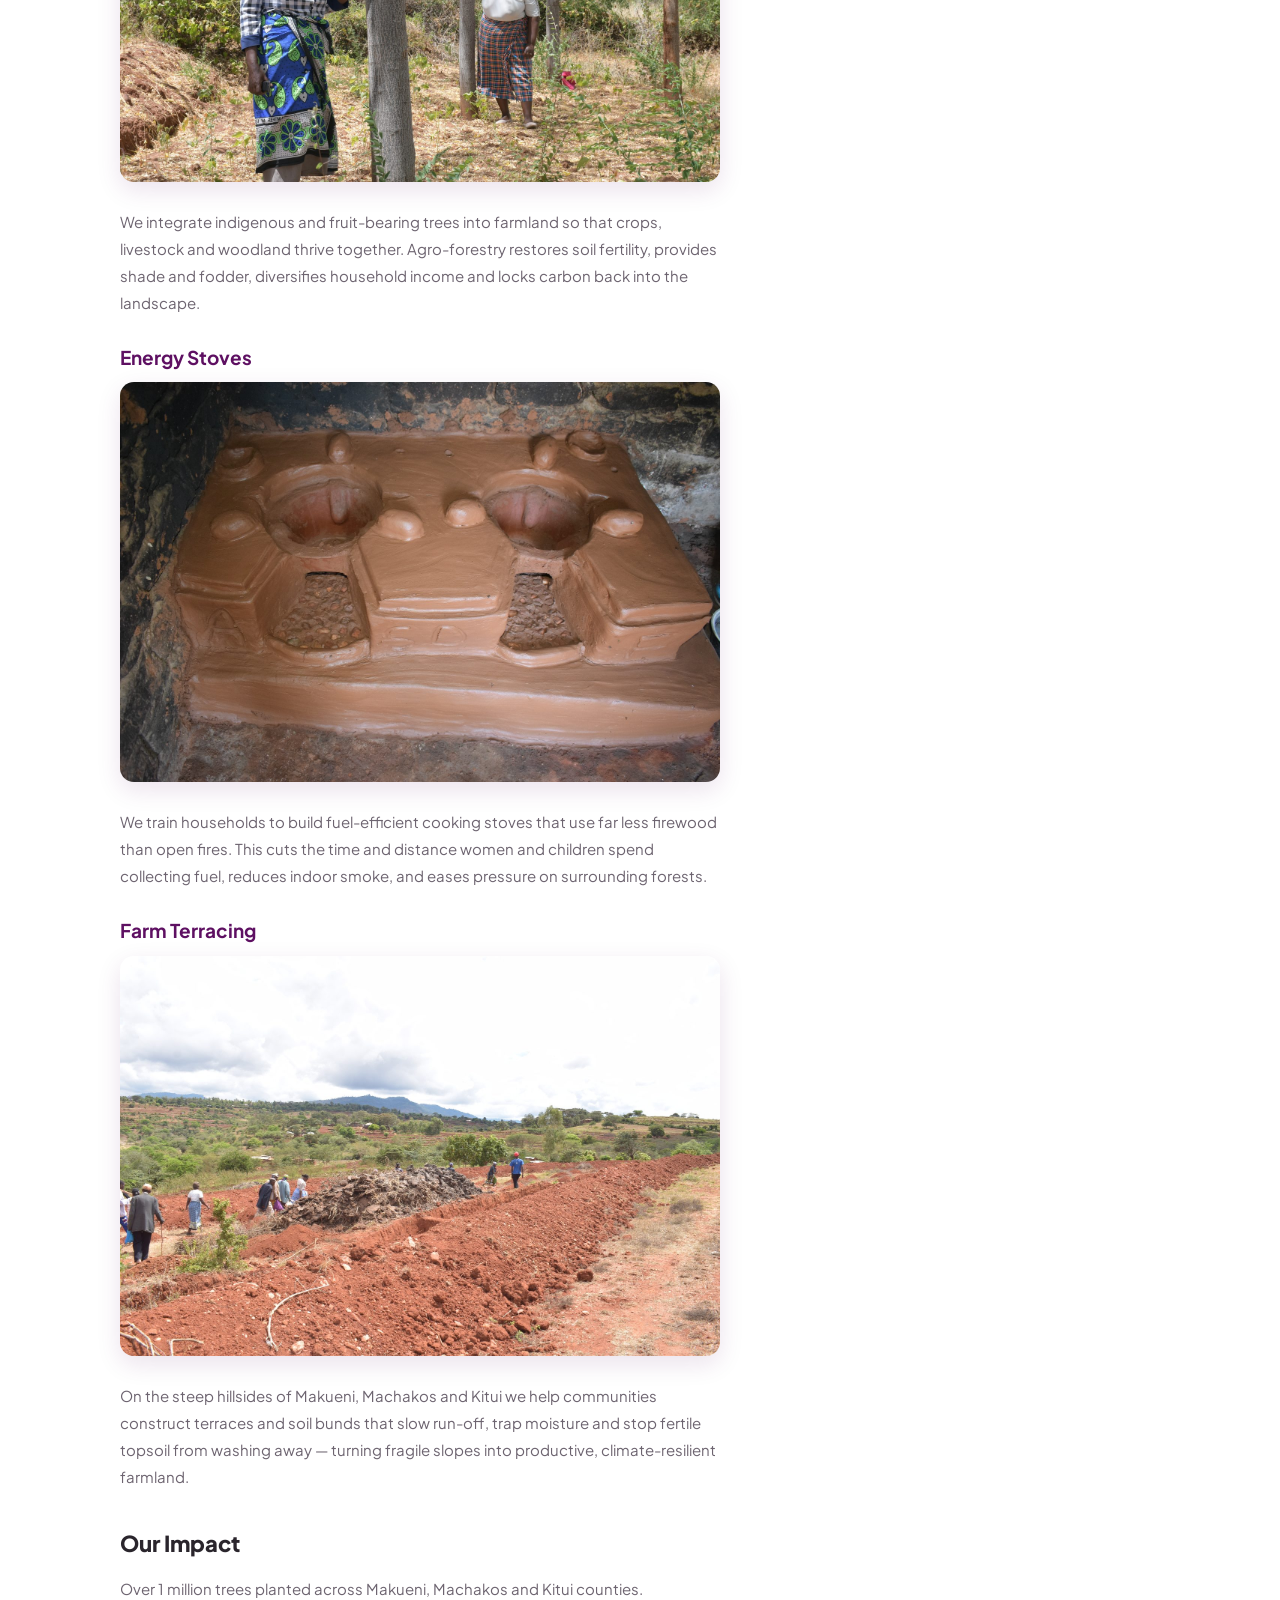
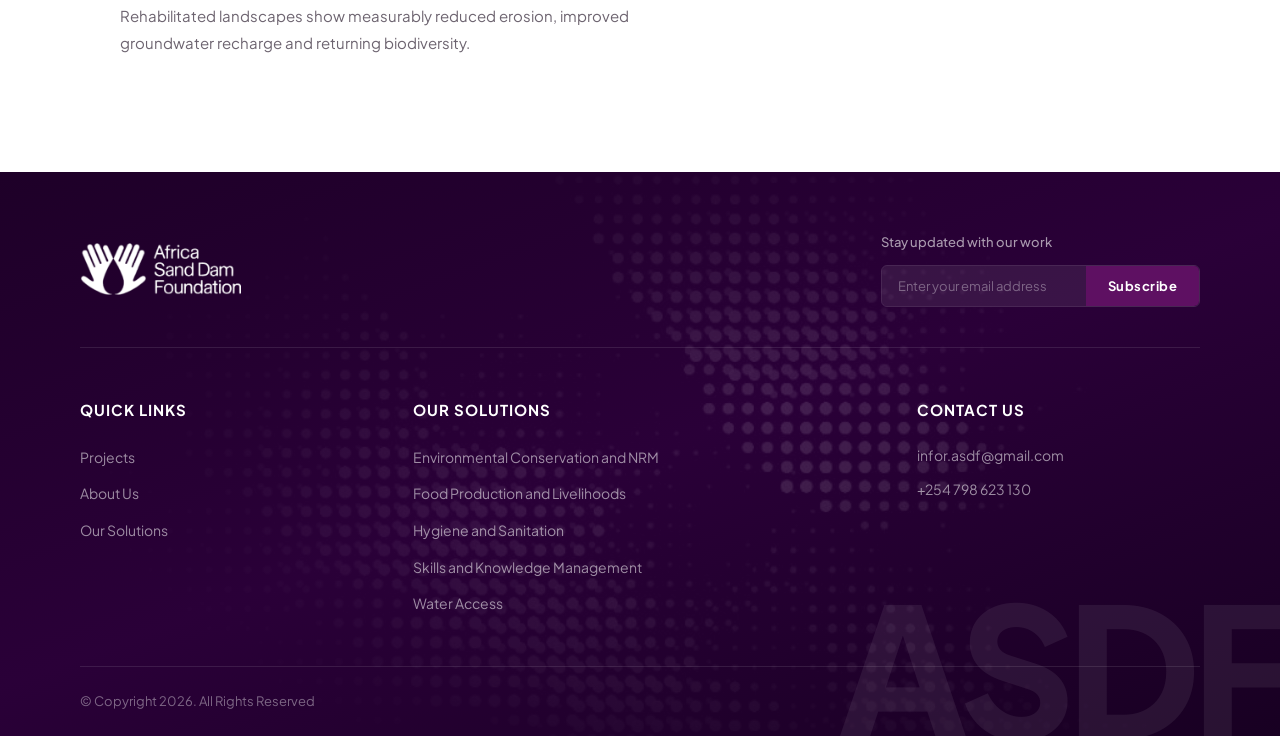
<file: solution-environmental-conservation.html>
﻿<!DOCTYPE html>
<html lang="en">
<head>
  <meta charset="UTF-8">
  <meta name="viewport" content="width=device-width, initial-scale=1.0">
  <title>Environmental Conservation & NRM - Africa Sand Dam Foundation</title>
  <link rel="preconnect" href="https://fonts.googleapis.com">
  <link rel="preconnect" href="https://fonts.gstatic.com" crossorigin>
  <link href="https://fonts.googleapis.com/css2?family=Plus+Jakarta+Sans:wght@300;400;500;600;700;800&display=swap" rel="stylesheet">
  <link rel="icon" type="image/png" href="images/ASDF-high-rez.png">
  <link rel="stylesheet" href="style.css">
  <link rel="stylesheet" href="accessibility.css">
  <link rel="stylesheet" href="solutions.css">
</head>
<body>

  <!-- Top Bar -->
  <div class="top-bar" id="topBar">
    <div class="top-bar-container">
      <div class="top-bar-left">
        <a href="mailto:infor.asdf@gmail.com" class="top-bar-item">
          <svg width="14" height="14" viewBox="0 0 24 24" fill="none" stroke="currentColor" stroke-width="2" stroke-linecap="round" stroke-linejoin="round"><path d="M4 4h16c1.1 0 2 .9 2 2v12c0 1.1-.9 2-2 2H4c-1.1 0-2-.9-2-2V6c0-1.1.9-2 2-2z"></path><polyline points="22,6 12,13 2,6"></polyline></svg>
          infor.asdf@gmail.com
        </a>
        <span class="top-bar-sep">|</span>
        <a href="tel:+254798623130" class="top-bar-item">
          <svg width="14" height="14" viewBox="0 0 24 24" fill="none" stroke="currentColor" stroke-width="2" stroke-linecap="round" stroke-linejoin="round"><path d="M22 16.92v3a2 2 0 0 1-2.18 2 19.79 19.79 0 0 1-8.63-3.07A19.5 19.5 0 0 1 4.69 12 19.79 19.79 0 0 1 1.62 3.38 2 2 0 0 1 3.6 1.22h3a2 2 0 0 1 2 1.72c.127.96.361 1.903.7 2.81a2 2 0 0 1-.45 2.11L7.91 8.91a16 16 0 0 0 6 6l1.27-1.27a2 2 0 0 1 2.11-.45c.907.339 1.85.573 2.81.7A2 2 0 0 1 22 16.92z"></path></svg>
          +254 798 623 130
        </a>
      </div>
      <div class="top-bar-right">
        <div class="lang-switcher" id="langSwitcher">
          <button class="lang-current" id="langToggle">
            <span class="lang-flag">&#127468;&#127463;</span>
            <span class="lang-label">EN</span>
            <svg width="12" height="12" viewBox="0 0 24 24" fill="none" stroke="currentColor" stroke-width="2.5" stroke-linecap="round" stroke-linejoin="round"><polyline points="6 9 12 15 18 9"></polyline></svg>
          </button>
          <div class="lang-dropdown" id="langDropdown">
            <button class="lang-option active" data-lang="en" data-flag="&#127468;&#127463;" data-label="EN">&#127468;&#127463; English</button>
            <button class="lang-option" data-lang="sw" data-flag="&#127472;&#127466;" data-label="SW">&#127472;&#127466; Kiswahili</button>
          </div>
        </div>
      </div>
    </div>
  </div>

  <!-- Header -->
  <header class="site-header" id="siteHeader">
    <div class="header-container">
      <div class="logo-area">
        <a href="index.html" class="logo-link">
          <img class="header-logo-img" src="images/ASDF-high-rez.png" alt="Africa Sand Dam Foundation logo" height="52">
        </a>
      </div>
      <nav class="main-nav" id="mainNav">
        <ul class="nav-list">
          <li><a href="index.html" class="nav-item">Home</a></li>
          <li><a href="about.html" class="nav-item">About Us</a></li>
          <li class="nav-dropdown-wrap">
            <a href="index.html#solutions" class="nav-item dropdown-trigger active">Our Solutions <span class="chevron"></span></a>
            <div class="nav-dropdown">
              <a href="solution-water-access.html" class="dropdown-item"><span class="dropdown-label">Water Access</span></a>
              <a href="solution-environmental-conservation.html" class="dropdown-item"><span class="dropdown-label">Environmental Conservation and NRM</span></a>
              <a href="solution-food-production.html" class="dropdown-item"><span class="dropdown-label">Food Production and Livelihoods</span></a>
              <a href="solution-hygiene-sanitation.html" class="dropdown-item"><span class="dropdown-label">Hygiene and Sanitation</span></a>
              <a href="solution-skills-knowledge.html" class="dropdown-item"><span class="dropdown-label">Skills and Knowledge Management</span></a>
            </div>
          </li>
          <li><a href="projects.html" class="nav-item">Our Projects</a></li>
          <li class="nav-dropdown-wrap">
            <a href="#" class="nav-item dropdown-trigger">Media <span class="chevron"></span></a>
            <div class="nav-dropdown">
              <a href="blog.html" class="dropdown-item"><span class="dropdown-label"><i class="fa-solid fa-newspaper" style="color:var(--primary-purple);margin-right:8px;width:14px;text-align:center"></i>Blog</span></a>
              <a href="gallery.html" class="dropdown-item"><span class="dropdown-label"><i class="fa-solid fa-images" style="color:var(--primary-purple);margin-right:8px;width:14px;text-align:center"></i>Gallery</span></a>
            </div>
          </li>
          <li><a href="contact.html" class="nav-item">Contact Us</a></li>
        </ul>
      </nav>
      <div class="header-actions">
        <button class="search-trigger" aria-label="Search site">
          <svg width="20" height="20" viewBox="0 0 24 24" fill="none" stroke="currentColor" stroke-width="2.5" stroke-linecap="round" stroke-linejoin="round"><circle cx="11" cy="11" r="8"></circle><line x1="21" y1="21" x2="16.65" y2="16.65"></line></svg>
        </button>
        <div class="donate-banner-wrapper">
          <a href="donate.html" class="donate-btn"><span>Donate</span></a>
        </div>
      </div>
      <button class="menu-toggle" id="menuToggle" aria-label="Toggle navigation">
        <span class="bar"></span><span class="bar"></span><span class="bar"></span>
      </button>
    </div>
  </header>

  <!-- Inner Hero -->
  <section class="inner-hero">
    <div class="inner-hero-bg" style="background-image:url('images/asdf-web/Environmental%20Conservation%20and%20NRM/Agro-Forestry/DSC_7181.JPG');"></div>
    <h1 class="inner-hero-title">Environmental Conservation & NRM</h1>
    <p class="inner-hero-breadcrumb">
      <a href="index.html">Home</a><span>/</span>
      <a href="index.html#solutions">Our Solutions</a><span>/</span>
      Environmental Conservation & NRM
    </p>
  </section>

  <!-- Solution Content -->
  <section class="solution-page">
    <div class="solution-page-container">

      <div class="solution-hero-band">
        <div class="solution-hero-icon">
          <svg width="36" height="36" viewBox="0 0 24 24" fill="none" stroke="currentColor" stroke-width="1.8" stroke-linecap="round" stroke-linejoin="round"><path d="M17 8C8 10 5.9 16.17 3.82 19.34A16 16 0 0 0 8.53 21c4.72-1.81 8.49-5.81 8.49-13z"/><path d="M17 8c0 10-5 13-9 13"/></svg>
        </div>
        <div class="solution-hero-text">
          <h2>Environmental Conservation & NRM</h2>
          <p>Restoring ecosystems and building climate resilience through nature-based solutions</p>
        </div>
      </div>

      <div class="solution-content">
        <div class="solution-body">
          <h3>Overview</h3>
<p>Deforestation and land degradation worsen droughts and reduce the effectiveness of water infrastructure. ASDF's environmental programme works to reverse this trend through large-scale tree planting and natural resource management (NRM).</p>
<h3>What We Do</h3>
<p>We plant indigenous trees on hillsides and riverbanks surrounding sand dam catchments. We also train communities on soil conservation, rotational grazing and watershed management.</p>
<ul>
  <li>Indigenous tree nurseries and mass planting</li>
  <li>Hillside terracing and soil bunds</li>
  <li>Riverbank stabilisation</li>
  <li>Community-based NRM committees</li>
  <li>Carbon sequestration monitoring</li>
</ul>
<h3>Our Focus Areas</h3>
<p>Within our environmental and natural resource management work, communities take part in three core, practical programmes:</p>

<h4 id="agro-forestry" style="scroll-margin-top:150px;">Agro-Forestry</h4>
<img class="focus-img" src="images/asdf-web/Environmental%20Conservation%20and%20NRM/Agro-Forestry/DSC_7186.JPG" alt="Trees integrated into farmland" loading="lazy">
<p>We integrate indigenous and fruit-bearing trees into farmland so that crops, livestock and woodland thrive together. Agro-forestry restores soil fertility, provides shade and fodder, diversifies household income and locks carbon back into the landscape.</p>

<h4 id="energy-stoves" style="scroll-margin-top:150px;">Energy Stoves</h4>
<img class="focus-img" src="images/asdf-web/Environmental%20Conservation%20and%20NRM/Energy%20Stoves/ASDF_Kwainyoe%20SHG_Energy%20Saving%20Jikos%20Installation%20(4).JPG" alt="Fuel-efficient energy-saving stove" loading="lazy">
<p>We train households to build fuel-efficient cooking stoves that use far less firewood than open fires. This cuts the time and distance women and children spend collecting fuel, reduces indoor smoke, and eases pressure on surrounding forests.</p>

<h4 id="farm-terracing" style="scroll-margin-top:150px;">Farm Terracing</h4>
<img class="focus-img" src="images/asdf-web/Environmental%20Conservation%20and%20NRM/Farm%20Terracing/ASDF_Terracing%20(3).JPG" alt="Farm terraces on a hillside" loading="lazy">
<p>On the steep hillsides of Makueni, Machakos and Kitui we help communities construct terraces and soil bunds that slow run-off, trap moisture and stop fertile topsoil from washing away — turning fragile slopes into productive, climate-resilient farmland.</p>

<h3>Our Impact</h3>
<p>Over 1 million trees planted across Makueni, Machakos and Kitui counties. Rehabilitated landscapes show measurably reduced erosion, improved groundwater recharge and returning biodiversity.</p>
        </div>
        <div class="solution-sidebar">
          <div class="solution-stat-box">
            <div class="solution-stat-number">1M+</div>
            <div class="solution-stat-label">Trees Planted</div>
          </div>
          <div class="solution-cta-box">
            <h4>Support This Work</h4>
            <p>Your contribution directly funds projects on the ground in Kenya.</p>
            <a href="contact.html" class="solution-cta-btn">Get Involved</a>
          </div>
          <div class="solution-others">
            <h4>All Solutions</h4>
            <ul class="solution-others-list">
              <li class=""><a href="solution-water-access.html">Water Access <span>&#8250;</span></a></li>
              <li class="active"><a href="solution-environmental-conservation.html">Environmental Conservation & NRM <span>&#8250;</span></a></li>
              <li class=""><a href="solution-food-production.html">Food Production & Livelihoods <span>&#8250;</span></a></li>
              <li class=""><a href="solution-hygiene-sanitation.html">Hygiene & Sanitation <span>&#8250;</span></a></li>
              <li class=""><a href="solution-skills-knowledge.html">Skills & Knowledge Management <span>&#8250;</span></a></li>
            </ul>
          </div>
        </div>
      </div>

    </div>
  </section>

  <!-- Footer -->
  <footer class="site-footer">
    <div class="footer-watermark" aria-hidden="true">ASDF</div>
    <div class="footer-container">
      <div class="footer-top-row">
        <a href="index.html" class="footer-logo-link">
          <img class="footer-logo-img" src="images/ASDF-high-rez.png" alt="logo" height="52" style="filter:brightness(0) invert(1);">
        </a>
        <div class="footer-subscribe">
          <p class="subscribe-label">Stay updated with our work</p>
          <form class="subscribe-form" onsubmit="return false;">
            <input type="email" class="subscribe-input" placeholder="Enter your email address">
            <button type="submit" class="subscribe-btn">Subscribe</button>
          </form>
        </div>
      </div>
      <div class="footer-divider"></div>
      <div class="footer-main-row">
        <div class="footer-nav-col">
          <h3>Quick Links</h3>
          <ul class="footer-links">
            <li><a href="projects.html">Projects</a></li>
            <li><a href="about.html">About Us</a></li>
            <li><a href="index.html#solutions">Our Solutions</a></li>
          </ul>
        </div>
        <div class="footer-nav-col">
          <h3>Our Solutions</h3>
          <ul class="footer-links">
            <li><a href="solution-environmental-conservation.html">Environmental Conservation and NRM</a></li>
            <li><a href="solution-food-production.html">Food Production and Livelihoods</a></li>
            <li><a href="solution-hygiene-sanitation.html">Hygiene and Sanitation</a></li>
            <li><a href="solution-skills-knowledge.html">Skills and Knowledge Management</a></li>
            <li><a href="solution-water-access.html">Water Access</a></li>
          </ul>
        </div>
        <div class="footer-contact-col">
          <h3>Contact Us</h3>
          <ul class="contact-info-list">
            <li><span>infor.asdf@gmail.com</span></li>
            <li><span>+254 798 623 130</span></li>
          </ul>
        </div>
      </div>
      <div class="footer-bottom-row">
        <p>&copy; Copyright 2026. All Rights Reserved</p>
      </div>
    </div>
  </footer>

  <script>
    const header = document.getElementById('siteHeader');
    const topBar = document.getElementById('topBar');
    window.addEventListener('scroll', () => {
      const scrolled = window.scrollY > 60;
      header.classList.toggle('scrolled', scrolled);
      header.classList.toggle('top-hidden', scrolled);
      if (topBar) topBar.classList.toggle('hidden', scrolled);
    });
    const menuToggle = document.getElementById('menuToggle');
    const mainNav = document.getElementById('mainNav');
    if (menuToggle) {
      menuToggle.addEventListener('click', () => { menuToggle.classList.toggle('active'); mainNav.classList.toggle('active'); });
    }
    const langToggle = document.getElementById('langToggle');
    const langSwitcher = document.getElementById('langSwitcher');
    if (langToggle) {
      langToggle.addEventListener('click', e => { e.stopPropagation(); langSwitcher.classList.toggle('open'); });
      document.addEventListener('click', () => langSwitcher.classList.remove('open'));
      document.querySelectorAll('.lang-option').forEach(btn => {
        btn.addEventListener('click', () => {
          document.querySelectorAll('.lang-option').forEach(b => b.classList.remove('active'));
          btn.classList.add('active');
          document.querySelector('.lang-flag').textContent = btn.dataset.flag || btn.textContent.split(' ')[0];
          document.querySelector('.lang-label').textContent = btn.dataset.label;
          langSwitcher.classList.remove('open');
        });
      });
    }
  </script>
<script src="search.js"></script>
<script src="accessibility.js"></script>

  <!-- Back to Top -->
  <button class="back-to-top" id="backToTop" aria-label="Back to top">
    <svg width="20" height="20" viewBox="0 0 24 24" fill="none" stroke="currentColor" stroke-width="2.5" stroke-linecap="round" stroke-linejoin="round">
      <polyline points="18 15 12 9 6 15"></polyline>
    </svg>
  </button>
  <script>
    (function(){
      const b = document.getElementById('backToTop');
      if(b){
        window.addEventListener('scroll', () => b.classList.toggle('visible', window.scrollY > 400));
        b.addEventListener('click', () => window.scrollTo({ top: 0, behavior: 'smooth' }));
      }
    })();
  </script>
<script src="translate.js"></script>

  <!-- WhatsApp Floating Button -->
  <a href="https://wa.me/254798623130" class="whatsapp-float" target="_blank" rel="noopener noreferrer" aria-label="Chat on WhatsApp">
    <svg viewBox="0 0 24 24" fill="currentColor" xmlns="http://www.w3.org/2000/svg">
      <path d="M17.472 14.382c-.297-.149-1.758-.867-2.03-.967-.273-.099-.471-.148-.67.15-.197.297-.767.966-.94 1.164-.173.199-.347.223-.644.075-.297-.15-1.255-.463-2.39-1.475-.883-.788-1.48-1.761-1.653-2.059-.173-.297-.018-.458.13-.606.134-.133.298-.347.446-.52.149-.174.198-.298.298-.497.099-.198.05-.371-.025-.52-.075-.149-.669-1.612-.916-2.207-.242-.579-.487-.5-.669-.51a12.8 12.8 0 0 0-.57-.01c-.198 0-.52.074-.792.372-.272.297-1.04 1.016-1.04 2.479 0 1.462 1.065 2.875 1.213 3.074.149.198 2.096 3.2 5.077 4.487.709.306 1.262.489 1.694.625.712.227 1.36.195 1.871.118.571-.085 1.758-.719 2.006-1.413.248-.694.248-1.289.173-1.413-.074-.124-.272-.198-.57-.347m-5.421 7.403h-.004a9.87 9.87 0 0 1-5.031-1.378l-.361-.214-3.741.982.998-3.648-.235-.374a9.86 9.86 0 0 1-1.51-5.26c.001-5.45 4.436-9.884 9.888-9.884 2.64 0 5.122 1.03 6.988 2.898a9.82 9.82 0 0 1 2.893 6.994c-.003 5.45-4.437 9.884-9.885 9.884m8.413-18.297A11.81 11.81 0 0 0 12.05 0C5.495 0 .16 5.335.157 11.892c0 2.096.547 4.142 1.588 5.945L.057 24l6.305-1.654a11.88 11.88 0 0 0 5.683 1.448h.005c6.554 0 11.89-5.335 11.893-11.893a11.82 11.82 0 0 0-3.48-8.413Z"/>
    </svg>
  </a>
</body>

</html>
</file>
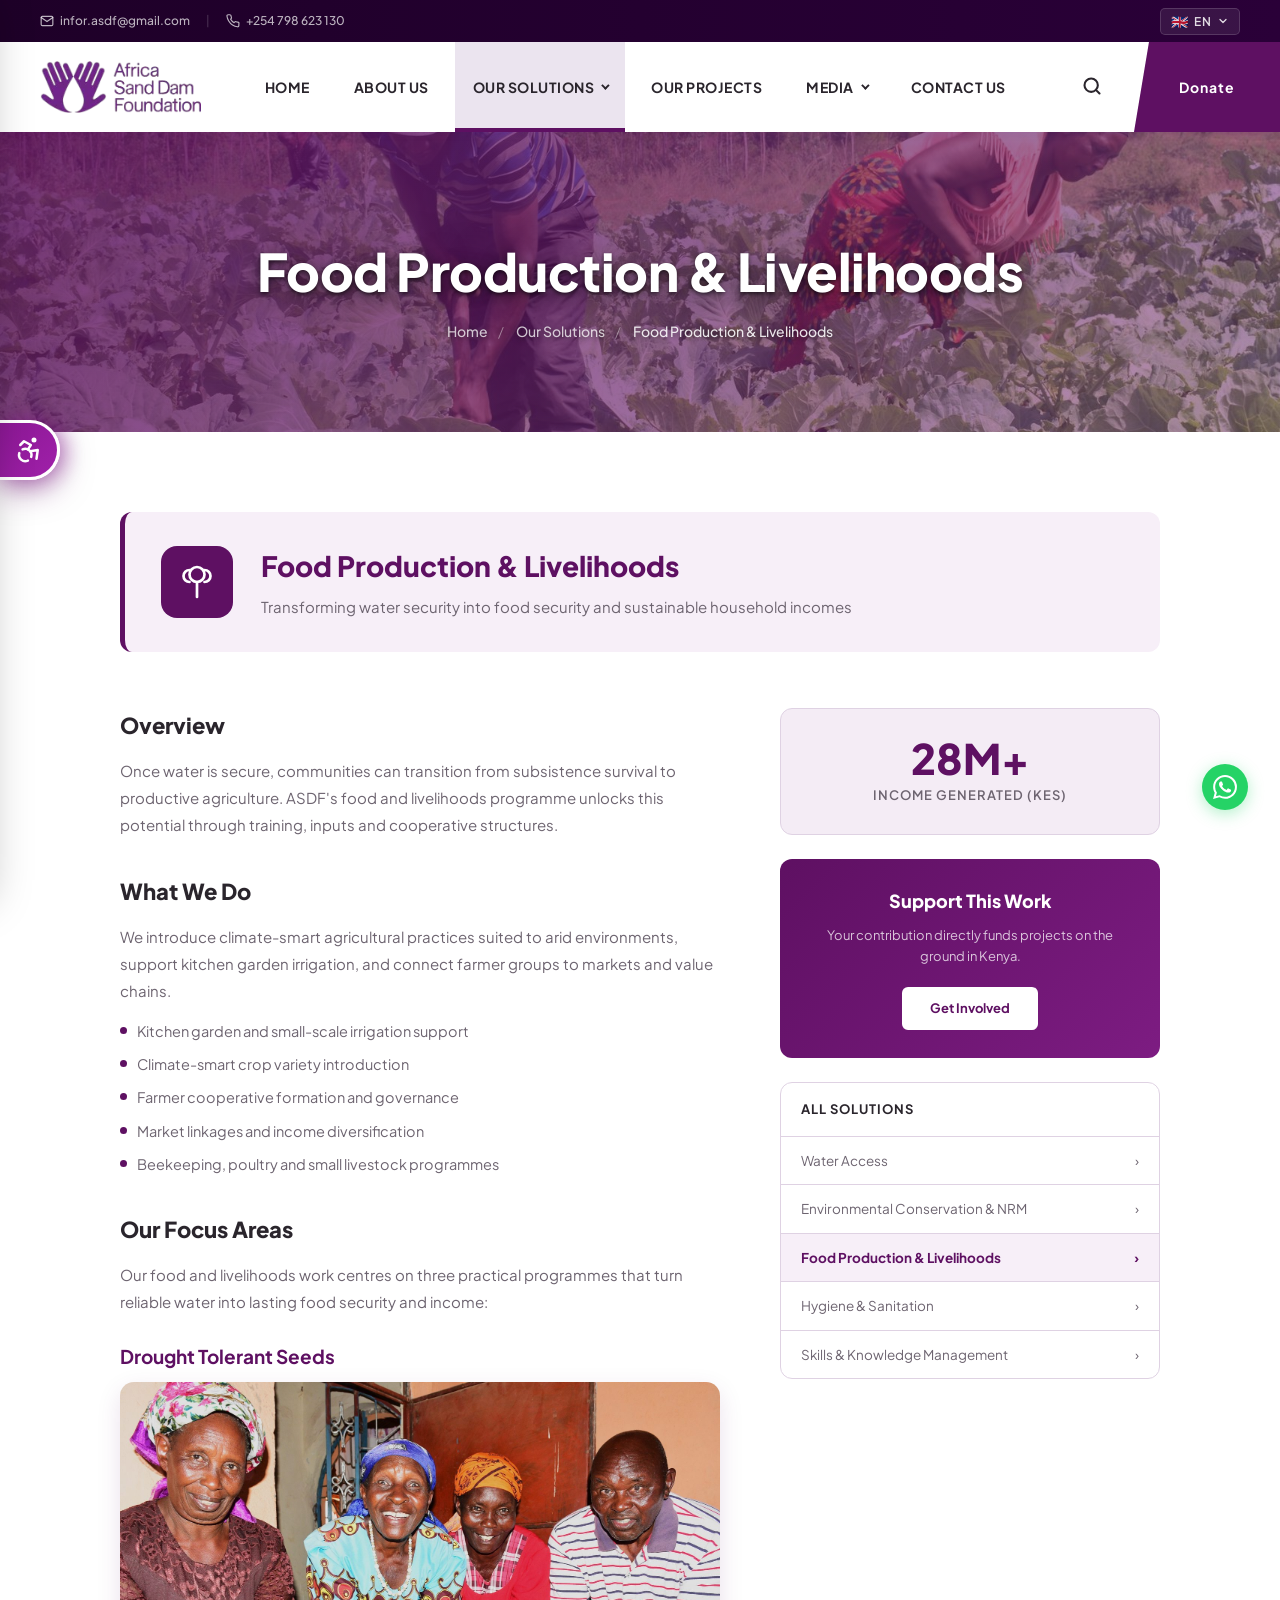
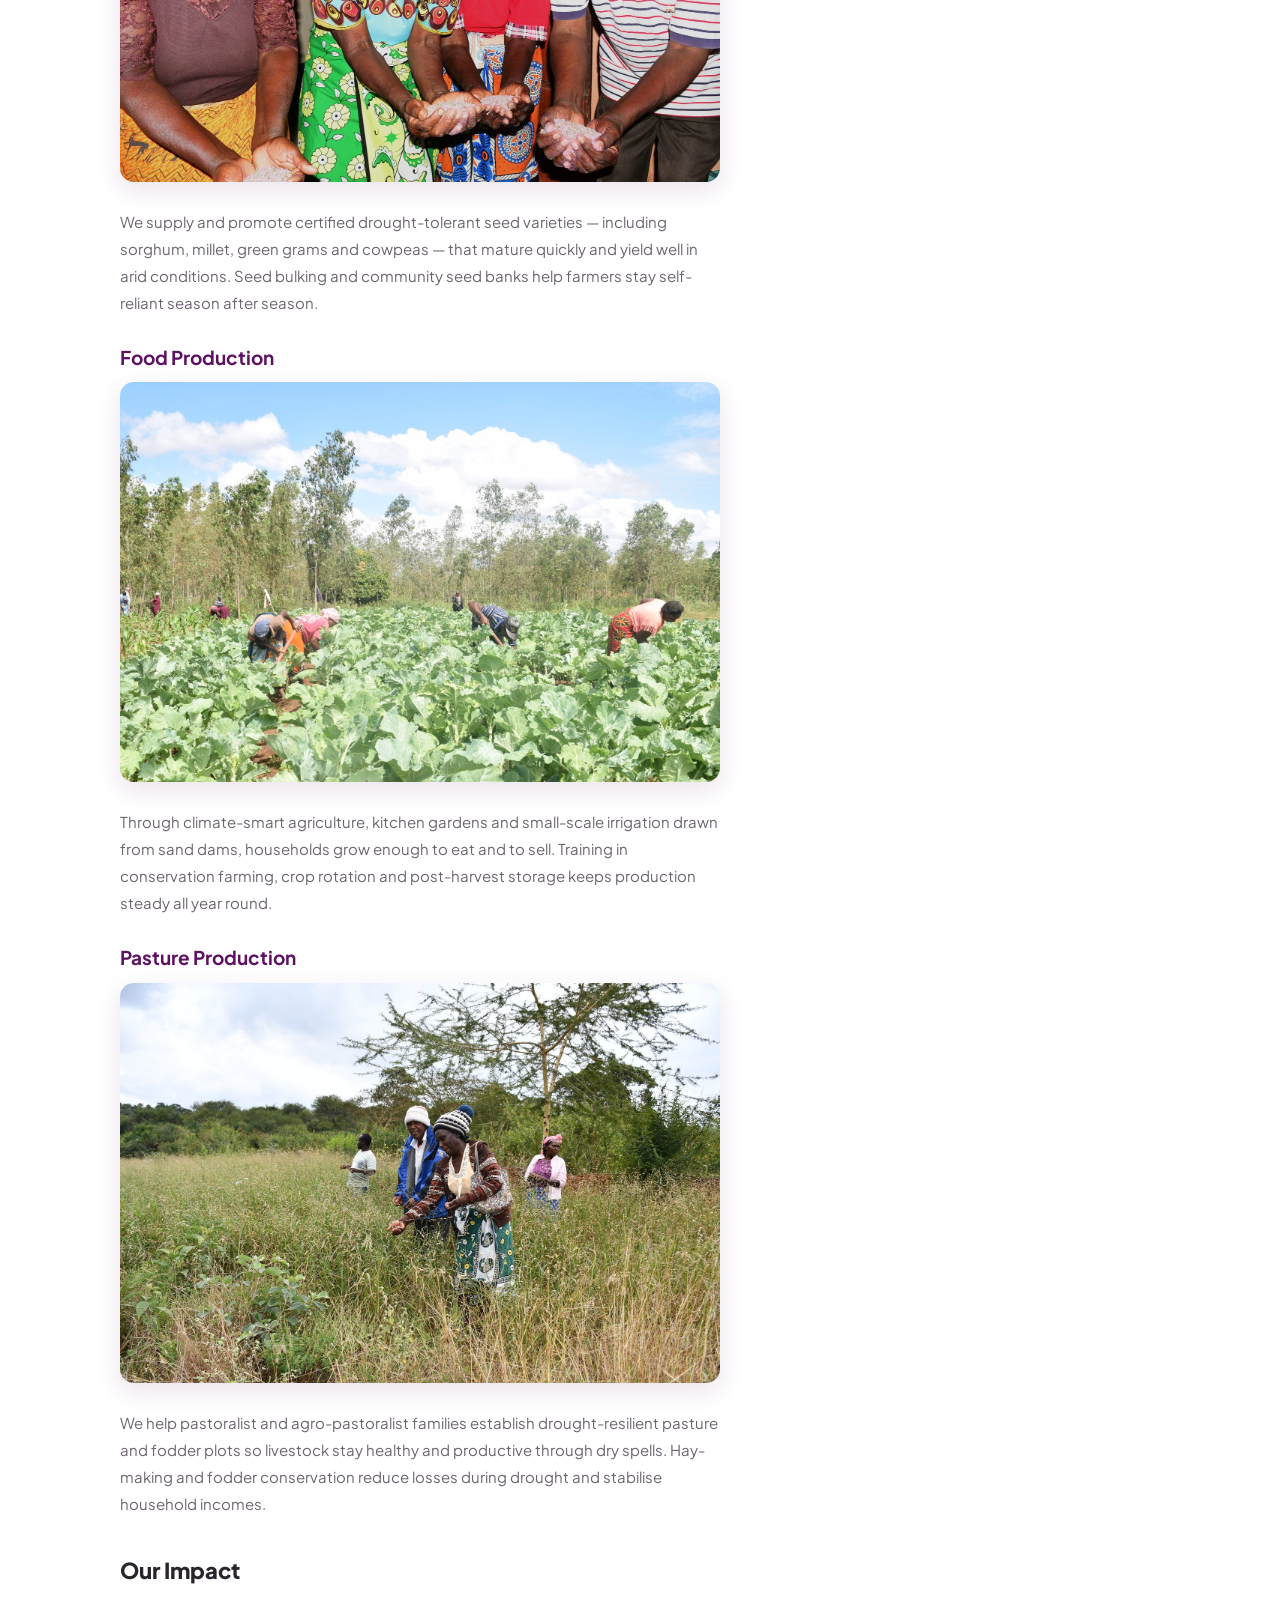
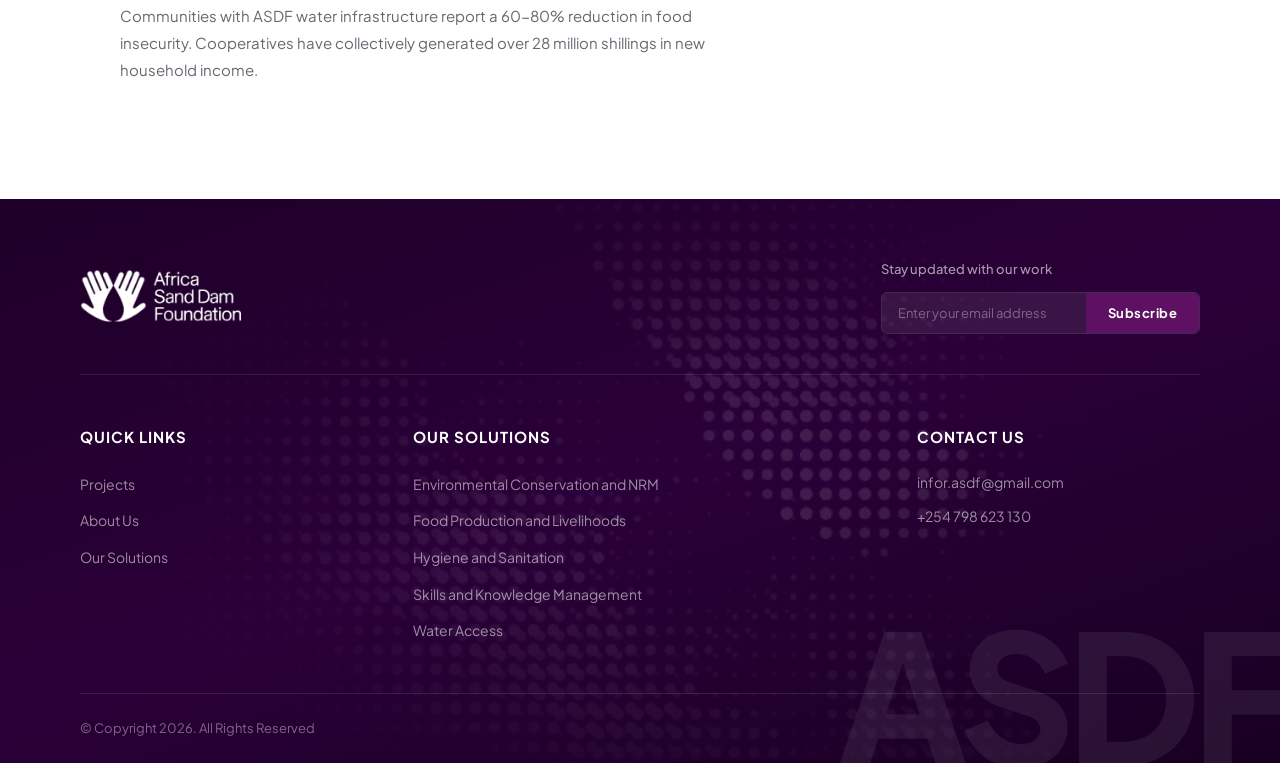
<file: solution-food-production.html>
﻿<!DOCTYPE html>
<html lang="en">
<head>
  <meta charset="UTF-8">
  <meta name="viewport" content="width=device-width, initial-scale=1.0">
  <title>Food Production & Livelihoods - Africa Sand Dam Foundation</title>
  <link rel="preconnect" href="https://fonts.googleapis.com">
  <link rel="preconnect" href="https://fonts.gstatic.com" crossorigin>
  <link href="https://fonts.googleapis.com/css2?family=Plus+Jakarta+Sans:wght@300;400;500;600;700;800&display=swap" rel="stylesheet">
  <link rel="icon" type="image/png" href="images/ASDF-high-rez.png">
  <link rel="stylesheet" href="style.css">
  <link rel="stylesheet" href="accessibility.css">
  <link rel="stylesheet" href="solutions.css">
</head>
<body>

  <!-- Top Bar -->
  <div class="top-bar" id="topBar">
    <div class="top-bar-container">
      <div class="top-bar-left">
        <a href="mailto:infor.asdf@gmail.com" class="top-bar-item">
          <svg width="14" height="14" viewBox="0 0 24 24" fill="none" stroke="currentColor" stroke-width="2" stroke-linecap="round" stroke-linejoin="round"><path d="M4 4h16c1.1 0 2 .9 2 2v12c0 1.1-.9 2-2 2H4c-1.1 0-2-.9-2-2V6c0-1.1.9-2 2-2z"></path><polyline points="22,6 12,13 2,6"></polyline></svg>
          infor.asdf@gmail.com
        </a>
        <span class="top-bar-sep">|</span>
        <a href="tel:+254798623130" class="top-bar-item">
          <svg width="14" height="14" viewBox="0 0 24 24" fill="none" stroke="currentColor" stroke-width="2" stroke-linecap="round" stroke-linejoin="round"><path d="M22 16.92v3a2 2 0 0 1-2.18 2 19.79 19.79 0 0 1-8.63-3.07A19.5 19.5 0 0 1 4.69 12 19.79 19.79 0 0 1 1.62 3.38 2 2 0 0 1 3.6 1.22h3a2 2 0 0 1 2 1.72c.127.96.361 1.903.7 2.81a2 2 0 0 1-.45 2.11L7.91 8.91a16 16 0 0 0 6 6l1.27-1.27a2 2 0 0 1 2.11-.45c.907.339 1.85.573 2.81.7A2 2 0 0 1 22 16.92z"></path></svg>
          +254 798 623 130
        </a>
      </div>
      <div class="top-bar-right">
        <div class="lang-switcher" id="langSwitcher">
          <button class="lang-current" id="langToggle">
            <span class="lang-flag">&#127468;&#127463;</span>
            <span class="lang-label">EN</span>
            <svg width="12" height="12" viewBox="0 0 24 24" fill="none" stroke="currentColor" stroke-width="2.5" stroke-linecap="round" stroke-linejoin="round"><polyline points="6 9 12 15 18 9"></polyline></svg>
          </button>
          <div class="lang-dropdown" id="langDropdown">
            <button class="lang-option active" data-lang="en" data-flag="&#127468;&#127463;" data-label="EN">&#127468;&#127463; English</button>
            <button class="lang-option" data-lang="sw" data-flag="&#127472;&#127466;" data-label="SW">&#127472;&#127466; Kiswahili</button>
          </div>
        </div>
      </div>
    </div>
  </div>

  <!-- Header -->
  <header class="site-header" id="siteHeader">
    <div class="header-container">
      <div class="logo-area">
        <a href="index.html" class="logo-link">
          <img class="header-logo-img" src="images/ASDF-high-rez.png" alt="Africa Sand Dam Foundation logo" height="52">
        </a>
      </div>
      <nav class="main-nav" id="mainNav">
        <ul class="nav-list">
          <li><a href="index.html" class="nav-item">Home</a></li>
          <li><a href="about.html" class="nav-item">About Us</a></li>
          <li class="nav-dropdown-wrap">
            <a href="index.html#solutions" class="nav-item dropdown-trigger active">Our Solutions <span class="chevron"></span></a>
            <div class="nav-dropdown">
              <a href="solution-water-access.html" class="dropdown-item"><span class="dropdown-label">Water Access</span></a>
              <a href="solution-environmental-conservation.html" class="dropdown-item"><span class="dropdown-label">Environmental Conservation and NRM</span></a>
              <a href="solution-food-production.html" class="dropdown-item"><span class="dropdown-label">Food Production and Livelihoods</span></a>
              <a href="solution-hygiene-sanitation.html" class="dropdown-item"><span class="dropdown-label">Hygiene and Sanitation</span></a>
              <a href="solution-skills-knowledge.html" class="dropdown-item"><span class="dropdown-label">Skills and Knowledge Management</span></a>
            </div>
          </li>
          <li><a href="projects.html" class="nav-item">Our Projects</a></li>
          <li class="nav-dropdown-wrap">
            <a href="#" class="nav-item dropdown-trigger">Media <span class="chevron"></span></a>
            <div class="nav-dropdown">
              <a href="blog.html" class="dropdown-item"><span class="dropdown-label"><i class="fa-solid fa-newspaper" style="color:var(--primary-purple);margin-right:8px;width:14px;text-align:center"></i>Blog</span></a>
              <a href="gallery.html" class="dropdown-item"><span class="dropdown-label"><i class="fa-solid fa-images" style="color:var(--primary-purple);margin-right:8px;width:14px;text-align:center"></i>Gallery</span></a>
            </div>
          </li>
          <li><a href="contact.html" class="nav-item">Contact Us</a></li>
        </ul>
      </nav>
      <div class="header-actions">
        <button class="search-trigger" aria-label="Search site">
          <svg width="20" height="20" viewBox="0 0 24 24" fill="none" stroke="currentColor" stroke-width="2.5" stroke-linecap="round" stroke-linejoin="round"><circle cx="11" cy="11" r="8"></circle><line x1="21" y1="21" x2="16.65" y2="16.65"></line></svg>
        </button>
        <div class="donate-banner-wrapper">
          <a href="donate.html" class="donate-btn"><span>Donate</span></a>
        </div>
      </div>
      <button class="menu-toggle" id="menuToggle" aria-label="Toggle navigation">
        <span class="bar"></span><span class="bar"></span><span class="bar"></span>
      </button>
    </div>
  </header>

  <!-- Inner Hero -->
  <section class="inner-hero">
    <div class="inner-hero-bg" style="background-image:url('images/asdf-web/Food%20Production%20and%20Livelihoods/Food%20Production/ASDF_Crop%20Production%20(1).JPG');"></div>
    <h1 class="inner-hero-title">Food Production & Livelihoods</h1>
    <p class="inner-hero-breadcrumb">
      <a href="index.html">Home</a><span>/</span>
      <a href="index.html#solutions">Our Solutions</a><span>/</span>
      Food Production & Livelihoods
    </p>
  </section>

  <!-- Solution Content -->
  <section class="solution-page">
    <div class="solution-page-container">

      <div class="solution-hero-band">
        <div class="solution-hero-icon">
          <svg width="36" height="36" viewBox="0 0 24 24" fill="none" stroke="currentColor" stroke-width="1.8" stroke-linecap="round" stroke-linejoin="round"><path d="M12 22V12"/><path d="M12 12a5 5 0 0 0 5-5c0-2.8-2.2-5-5-5s-5 2.2-5 5a5 5 0 0 0 5 5z"/><path d="M17 12a4 4 0 0 0 4-4c0-2.2-1.8-4-4-4"/><path d="M7 12a4 4 0 0 1-4-4c0-2.2 1.8-4 4-4"/></svg>
        </div>
        <div class="solution-hero-text">
          <h2>Food Production & Livelihoods</h2>
          <p>Transforming water security into food security and sustainable household incomes</p>
        </div>
      </div>

      <div class="solution-content">
        <div class="solution-body">
          <h3>Overview</h3>
<p>Once water is secure, communities can transition from subsistence survival to productive agriculture. ASDF's food and livelihoods programme unlocks this potential through training, inputs and cooperative structures.</p>
<h3>What We Do</h3>
<p>We introduce climate-smart agricultural practices suited to arid environments, support kitchen garden irrigation, and connect farmer groups to markets and value chains.</p>
<ul>
  <li>Kitchen garden and small-scale irrigation support</li>
  <li>Climate-smart crop variety introduction</li>
  <li>Farmer cooperative formation and governance</li>
  <li>Market linkages and income diversification</li>
  <li>Beekeeping, poultry and small livestock programmes</li>
</ul>
<h3>Our Focus Areas</h3>
<p>Our food and livelihoods work centres on three practical programmes that turn reliable water into lasting food security and income:</p>

<h4 id="drought-tolerant-seeds" style="scroll-margin-top:150px;">Drought Tolerant Seeds</h4>
<img class="focus-img" src="images/asdf-web/Food%20Production%20and%20Livelihoods/Drought%20Tolerant%20Seeds/ASDF_Kithayoni%20SHG_seed%20distribution%20(1).JPG" alt="Drought-tolerant seed distribution" loading="lazy">
<p>We supply and promote certified drought-tolerant seed varieties — including sorghum, millet, green grams and cowpeas — that mature quickly and yield well in arid conditions. Seed bulking and community seed banks help farmers stay self-reliant season after season.</p>

<h4 id="food-production" style="scroll-margin-top:150px;">Food Production</h4>
<img class="focus-img" src="images/asdf-web/Food%20Production%20and%20Livelihoods/Food%20Production/ASDF_Crop%20Production%20(6).JPG" alt="Crop production on a community farm" loading="lazy">
<p>Through climate-smart agriculture, kitchen gardens and small-scale irrigation drawn from sand dams, households grow enough to eat and to sell. Training in conservation farming, crop rotation and post-harvest storage keeps production steady all year round.</p>

<h4 id="pasture-production" style="scroll-margin-top:150px;">Pasture Production</h4>
<img class="focus-img" src="images/asdf-web/Food%20Production%20and%20Livelihoods/Pasture%20Production/DSC_7136.JPG" alt="Drought-resilient pasture and fodder" loading="lazy">
<p>We help pastoralist and agro-pastoralist families establish drought-resilient pasture and fodder plots so livestock stay healthy and productive through dry spells. Hay-making and fodder conservation reduce losses during drought and stabilise household incomes.</p>

<h3>Our Impact</h3>
<p>Communities with ASDF water infrastructure report a 60-80% reduction in food insecurity. Cooperatives have collectively generated over 28 million shillings in new household income.</p>
        </div>
        <div class="solution-sidebar">
          <div class="solution-stat-box">
            <div class="solution-stat-number">28M+</div>
            <div class="solution-stat-label">Income Generated (KES)</div>
          </div>
          <div class="solution-cta-box">
            <h4>Support This Work</h4>
            <p>Your contribution directly funds projects on the ground in Kenya.</p>
            <a href="contact.html" class="solution-cta-btn">Get Involved</a>
          </div>
          <div class="solution-others">
            <h4>All Solutions</h4>
            <ul class="solution-others-list">
              <li class=""><a href="solution-water-access.html">Water Access <span>&#8250;</span></a></li>
              <li class=""><a href="solution-environmental-conservation.html">Environmental Conservation & NRM <span>&#8250;</span></a></li>
              <li class="active"><a href="solution-food-production.html">Food Production & Livelihoods <span>&#8250;</span></a></li>
              <li class=""><a href="solution-hygiene-sanitation.html">Hygiene & Sanitation <span>&#8250;</span></a></li>
              <li class=""><a href="solution-skills-knowledge.html">Skills & Knowledge Management <span>&#8250;</span></a></li>
            </ul>
          </div>
        </div>
      </div>

    </div>
  </section>

  <!-- Footer -->
  <footer class="site-footer">
    <div class="footer-watermark" aria-hidden="true">ASDF</div>
    <div class="footer-container">
      <div class="footer-top-row">
        <a href="index.html" class="footer-logo-link">
          <img class="footer-logo-img" src="images/ASDF-high-rez.png" alt="logo" height="52" style="filter:brightness(0) invert(1);">
        </a>
        <div class="footer-subscribe">
          <p class="subscribe-label">Stay updated with our work</p>
          <form class="subscribe-form" onsubmit="return false;">
            <input type="email" class="subscribe-input" placeholder="Enter your email address">
            <button type="submit" class="subscribe-btn">Subscribe</button>
          </form>
        </div>
      </div>
      <div class="footer-divider"></div>
      <div class="footer-main-row">
        <div class="footer-nav-col">
          <h3>Quick Links</h3>
          <ul class="footer-links">
            <li><a href="projects.html">Projects</a></li>
            <li><a href="about.html">About Us</a></li>
            <li><a href="index.html#solutions">Our Solutions</a></li>
          </ul>
        </div>
        <div class="footer-nav-col">
          <h3>Our Solutions</h3>
          <ul class="footer-links">
            <li><a href="solution-environmental-conservation.html">Environmental Conservation and NRM</a></li>
            <li><a href="solution-food-production.html">Food Production and Livelihoods</a></li>
            <li><a href="solution-hygiene-sanitation.html">Hygiene and Sanitation</a></li>
            <li><a href="solution-skills-knowledge.html">Skills and Knowledge Management</a></li>
            <li><a href="solution-water-access.html">Water Access</a></li>
          </ul>
        </div>
        <div class="footer-contact-col">
          <h3>Contact Us</h3>
          <ul class="contact-info-list">
            <li><span>infor.asdf@gmail.com</span></li>
            <li><span>+254 798 623 130</span></li>
          </ul>
        </div>
      </div>
      <div class="footer-bottom-row">
        <p>&copy; Copyright 2026. All Rights Reserved</p>
      </div>
    </div>
  </footer>

  <script>
    const header = document.getElementById('siteHeader');
    const topBar = document.getElementById('topBar');
    window.addEventListener('scroll', () => {
      const scrolled = window.scrollY > 60;
      header.classList.toggle('scrolled', scrolled);
      header.classList.toggle('top-hidden', scrolled);
      if (topBar) topBar.classList.toggle('hidden', scrolled);
    });
    const menuToggle = document.getElementById('menuToggle');
    const mainNav = document.getElementById('mainNav');
    if (menuToggle) {
      menuToggle.addEventListener('click', () => { menuToggle.classList.toggle('active'); mainNav.classList.toggle('active'); });
    }
    const langToggle = document.getElementById('langToggle');
    const langSwitcher = document.getElementById('langSwitcher');
    if (langToggle) {
      langToggle.addEventListener('click', e => { e.stopPropagation(); langSwitcher.classList.toggle('open'); });
      document.addEventListener('click', () => langSwitcher.classList.remove('open'));
      document.querySelectorAll('.lang-option').forEach(btn => {
        btn.addEventListener('click', () => {
          document.querySelectorAll('.lang-option').forEach(b => b.classList.remove('active'));
          btn.classList.add('active');
          document.querySelector('.lang-flag').textContent = btn.dataset.flag || btn.textContent.split(' ')[0];
          document.querySelector('.lang-label').textContent = btn.dataset.label;
          langSwitcher.classList.remove('open');
        });
      });
    }
  </script>
<script src="search.js"></script>
<script src="accessibility.js"></script>

  <!-- Back to Top -->
  <button class="back-to-top" id="backToTop" aria-label="Back to top">
    <svg width="20" height="20" viewBox="0 0 24 24" fill="none" stroke="currentColor" stroke-width="2.5" stroke-linecap="round" stroke-linejoin="round">
      <polyline points="18 15 12 9 6 15"></polyline>
    </svg>
  </button>
  <script>
    (function(){
      const b = document.getElementById('backToTop');
      if(b){
        window.addEventListener('scroll', () => b.classList.toggle('visible', window.scrollY > 400));
        b.addEventListener('click', () => window.scrollTo({ top: 0, behavior: 'smooth' }));
      }
    })();
  </script>
<script src="translate.js"></script>

  <!-- WhatsApp Floating Button -->
  <a href="https://wa.me/254798623130" class="whatsapp-float" target="_blank" rel="noopener noreferrer" aria-label="Chat on WhatsApp">
    <svg viewBox="0 0 24 24" fill="currentColor" xmlns="http://www.w3.org/2000/svg">
      <path d="M17.472 14.382c-.297-.149-1.758-.867-2.03-.967-.273-.099-.471-.148-.67.15-.197.297-.767.966-.94 1.164-.173.199-.347.223-.644.075-.297-.15-1.255-.463-2.39-1.475-.883-.788-1.48-1.761-1.653-2.059-.173-.297-.018-.458.13-.606.134-.133.298-.347.446-.52.149-.174.198-.298.298-.497.099-.198.05-.371-.025-.52-.075-.149-.669-1.612-.916-2.207-.242-.579-.487-.5-.669-.51a12.8 12.8 0 0 0-.57-.01c-.198 0-.52.074-.792.372-.272.297-1.04 1.016-1.04 2.479 0 1.462 1.065 2.875 1.213 3.074.149.198 2.096 3.2 5.077 4.487.709.306 1.262.489 1.694.625.712.227 1.36.195 1.871.118.571-.085 1.758-.719 2.006-1.413.248-.694.248-1.289.173-1.413-.074-.124-.272-.198-.57-.347m-5.421 7.403h-.004a9.87 9.87 0 0 1-5.031-1.378l-.361-.214-3.741.982.998-3.648-.235-.374a9.86 9.86 0 0 1-1.51-5.26c.001-5.45 4.436-9.884 9.888-9.884 2.64 0 5.122 1.03 6.988 2.898a9.82 9.82 0 0 1 2.893 6.994c-.003 5.45-4.437 9.884-9.885 9.884m8.413-18.297A11.81 11.81 0 0 0 12.05 0C5.495 0 .16 5.335.157 11.892c0 2.096.547 4.142 1.588 5.945L.057 24l6.305-1.654a11.88 11.88 0 0 0 5.683 1.448h.005c6.554 0 11.89-5.335 11.893-11.893a11.82 11.82 0 0 0-3.48-8.413Z"/>
    </svg>
  </a>
</body>

</html>
</file>
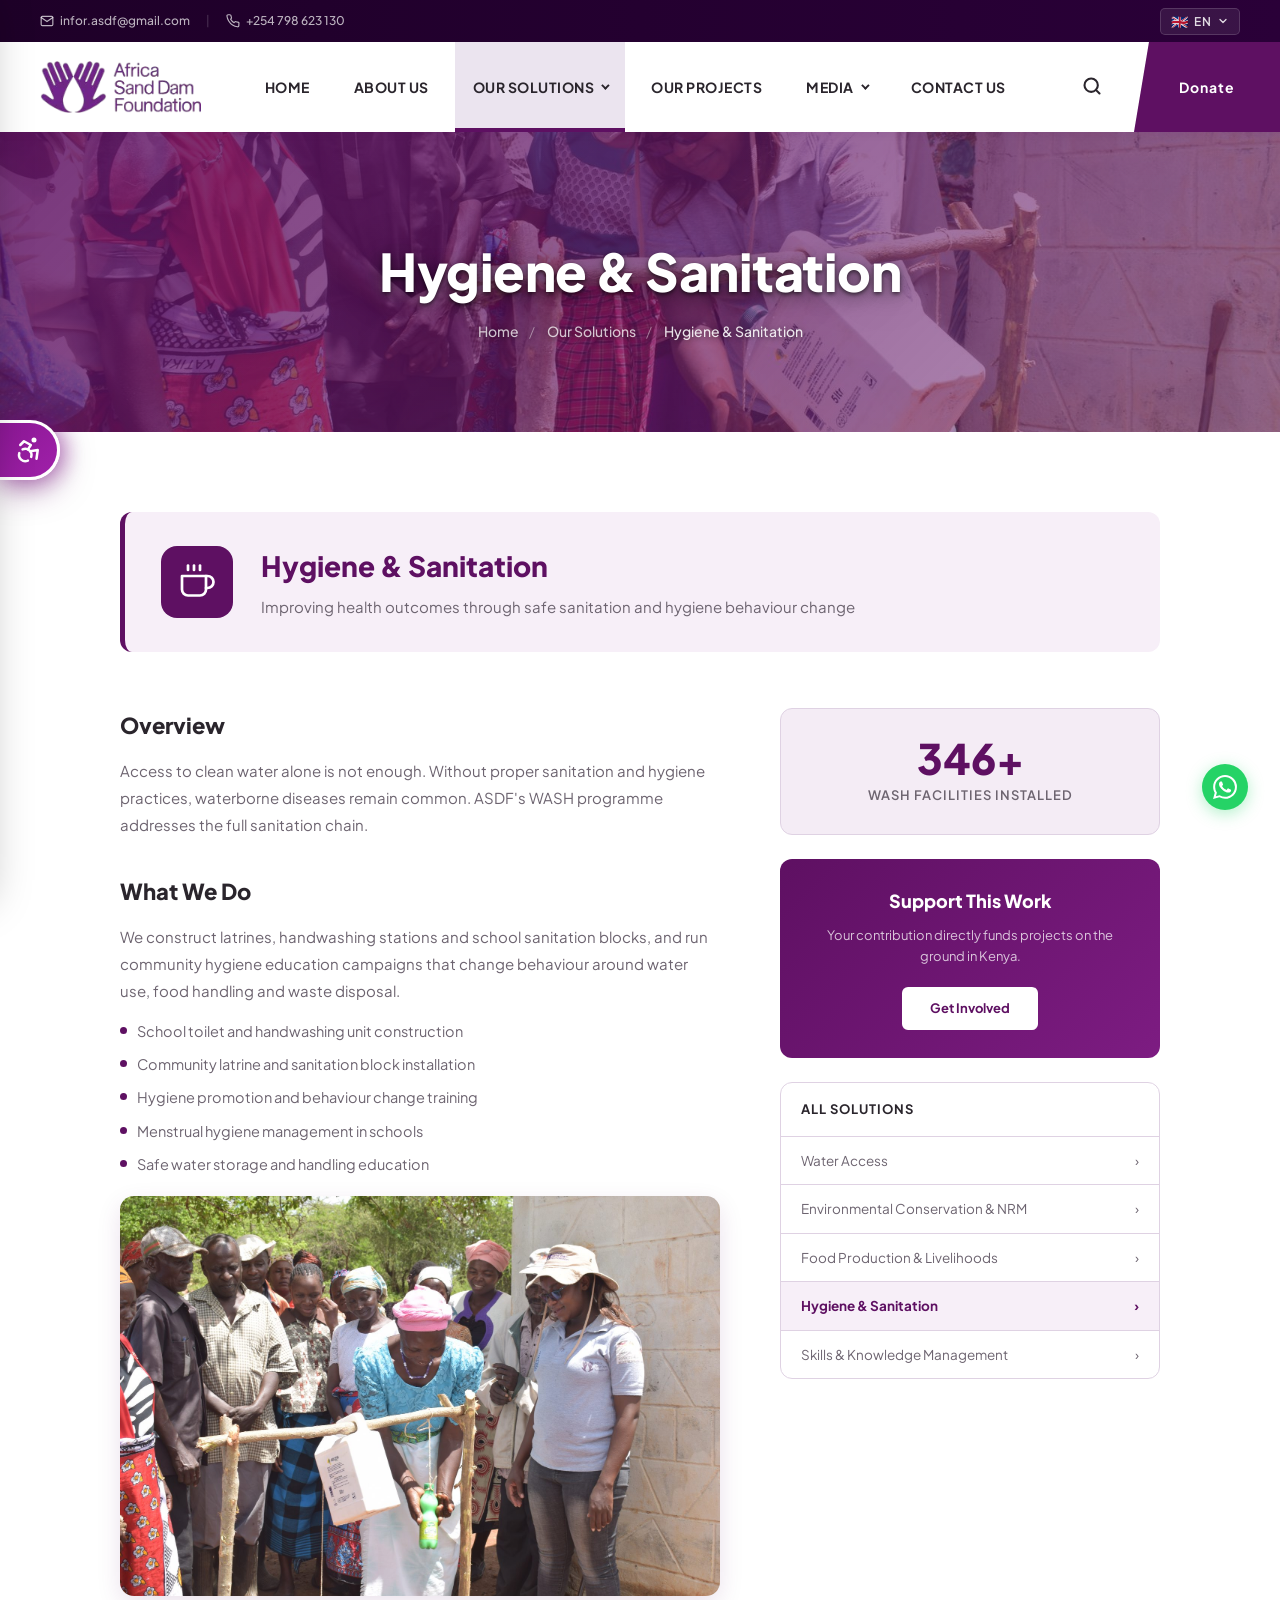
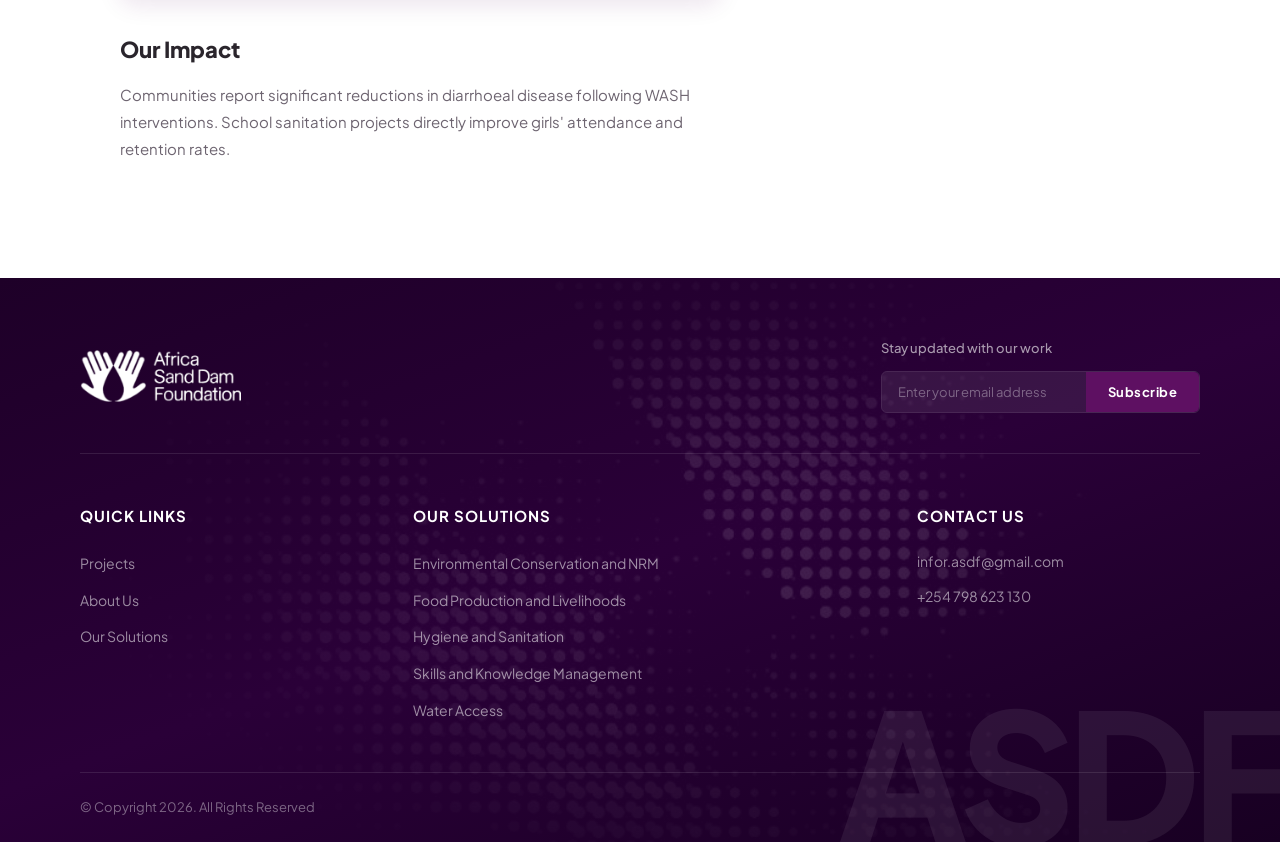
<file: solution-hygiene-sanitation.html>
﻿<!DOCTYPE html>
<html lang="en">
<head>
  <meta charset="UTF-8">
  <meta name="viewport" content="width=device-width, initial-scale=1.0">
  <title>Hygiene & Sanitation - Africa Sand Dam Foundation</title>
  <link rel="preconnect" href="https://fonts.googleapis.com">
  <link rel="preconnect" href="https://fonts.gstatic.com" crossorigin>
  <link href="https://fonts.googleapis.com/css2?family=Plus+Jakarta+Sans:wght@300;400;500;600;700;800&display=swap" rel="stylesheet">
  <link rel="icon" type="image/png" href="images/ASDF-high-rez.png">
  <link rel="stylesheet" href="style.css">
  <link rel="stylesheet" href="accessibility.css">
  <link rel="stylesheet" href="solutions.css">
</head>
<body>

  <!-- Top Bar -->
  <div class="top-bar" id="topBar">
    <div class="top-bar-container">
      <div class="top-bar-left">
        <a href="mailto:infor.asdf@gmail.com" class="top-bar-item">
          <svg width="14" height="14" viewBox="0 0 24 24" fill="none" stroke="currentColor" stroke-width="2" stroke-linecap="round" stroke-linejoin="round"><path d="M4 4h16c1.1 0 2 .9 2 2v12c0 1.1-.9 2-2 2H4c-1.1 0-2-.9-2-2V6c0-1.1.9-2 2-2z"></path><polyline points="22,6 12,13 2,6"></polyline></svg>
          infor.asdf@gmail.com
        </a>
        <span class="top-bar-sep">|</span>
        <a href="tel:+254798623130" class="top-bar-item">
          <svg width="14" height="14" viewBox="0 0 24 24" fill="none" stroke="currentColor" stroke-width="2" stroke-linecap="round" stroke-linejoin="round"><path d="M22 16.92v3a2 2 0 0 1-2.18 2 19.79 19.79 0 0 1-8.63-3.07A19.5 19.5 0 0 1 4.69 12 19.79 19.79 0 0 1 1.62 3.38 2 2 0 0 1 3.6 1.22h3a2 2 0 0 1 2 1.72c.127.96.361 1.903.7 2.81a2 2 0 0 1-.45 2.11L7.91 8.91a16 16 0 0 0 6 6l1.27-1.27a2 2 0 0 1 2.11-.45c.907.339 1.85.573 2.81.7A2 2 0 0 1 22 16.92z"></path></svg>
          +254 798 623 130
        </a>
      </div>
      <div class="top-bar-right">
        <div class="lang-switcher" id="langSwitcher">
          <button class="lang-current" id="langToggle">
            <span class="lang-flag">&#127468;&#127463;</span>
            <span class="lang-label">EN</span>
            <svg width="12" height="12" viewBox="0 0 24 24" fill="none" stroke="currentColor" stroke-width="2.5" stroke-linecap="round" stroke-linejoin="round"><polyline points="6 9 12 15 18 9"></polyline></svg>
          </button>
          <div class="lang-dropdown" id="langDropdown">
            <button class="lang-option active" data-lang="en" data-flag="&#127468;&#127463;" data-label="EN">&#127468;&#127463; English</button>
            <button class="lang-option" data-lang="sw" data-flag="&#127472;&#127466;" data-label="SW">&#127472;&#127466; Kiswahili</button>
          </div>
        </div>
      </div>
    </div>
  </div>

  <!-- Header -->
  <header class="site-header" id="siteHeader">
    <div class="header-container">
      <div class="logo-area">
        <a href="index.html" class="logo-link">
          <img class="header-logo-img" src="images/ASDF-high-rez.png" alt="Africa Sand Dam Foundation logo" height="52">
        </a>
      </div>
      <nav class="main-nav" id="mainNav">
        <ul class="nav-list">
          <li><a href="index.html" class="nav-item">Home</a></li>
          <li><a href="about.html" class="nav-item">About Us</a></li>
          <li class="nav-dropdown-wrap">
            <a href="index.html#solutions" class="nav-item dropdown-trigger active">Our Solutions <span class="chevron"></span></a>
            <div class="nav-dropdown">
              <a href="solution-water-access.html" class="dropdown-item"><span class="dropdown-label">Water Access</span></a>
              <a href="solution-environmental-conservation.html" class="dropdown-item"><span class="dropdown-label">Environmental Conservation and NRM</span></a>
              <a href="solution-food-production.html" class="dropdown-item"><span class="dropdown-label">Food Production and Livelihoods</span></a>
              <a href="solution-hygiene-sanitation.html" class="dropdown-item"><span class="dropdown-label">Hygiene and Sanitation</span></a>
              <a href="solution-skills-knowledge.html" class="dropdown-item"><span class="dropdown-label">Skills and Knowledge Management</span></a>
            </div>
          </li>
          <li><a href="projects.html" class="nav-item">Our Projects</a></li>
          <li class="nav-dropdown-wrap">
            <a href="#" class="nav-item dropdown-trigger">Media <span class="chevron"></span></a>
            <div class="nav-dropdown">
              <a href="blog.html" class="dropdown-item"><span class="dropdown-label"><i class="fa-solid fa-newspaper" style="color:var(--primary-purple);margin-right:8px;width:14px;text-align:center"></i>Blog</span></a>
              <a href="gallery.html" class="dropdown-item"><span class="dropdown-label"><i class="fa-solid fa-images" style="color:var(--primary-purple);margin-right:8px;width:14px;text-align:center"></i>Gallery</span></a>
            </div>
          </li>
          <li><a href="contact.html" class="nav-item">Contact Us</a></li>
        </ul>
      </nav>
      <div class="header-actions">
        <button class="search-trigger" aria-label="Search site">
          <svg width="20" height="20" viewBox="0 0 24 24" fill="none" stroke="currentColor" stroke-width="2.5" stroke-linecap="round" stroke-linejoin="round"><circle cx="11" cy="11" r="8"></circle><line x1="21" y1="21" x2="16.65" y2="16.65"></line></svg>
        </button>
        <div class="donate-banner-wrapper">
          <a href="donate.html" class="donate-btn"><span>Donate</span></a>
        </div>
      </div>
      <button class="menu-toggle" id="menuToggle" aria-label="Toggle navigation">
        <span class="bar"></span><span class="bar"></span><span class="bar"></span>
      </button>
    </div>
  </header>

  <!-- Inner Hero -->
  <section class="inner-hero">
    <div class="inner-hero-bg" style="background-image:url('images/asdf-web/Hygiene%20and%20Sanitation/ASDF_WASH%20Training%20(3).JPG');"></div>
    <h1 class="inner-hero-title">Hygiene & Sanitation</h1>
    <p class="inner-hero-breadcrumb">
      <a href="index.html">Home</a><span>/</span>
      <a href="index.html#solutions">Our Solutions</a><span>/</span>
      Hygiene & Sanitation
    </p>
  </section>

  <!-- Solution Content -->
  <section class="solution-page">
    <div class="solution-page-container">

      <div class="solution-hero-band">
        <div class="solution-hero-icon">
          <svg width="36" height="36" viewBox="0 0 24 24" fill="none" stroke="currentColor" stroke-width="1.8" stroke-linecap="round" stroke-linejoin="round"><path d="M18 8h1a4 4 0 0 1 0 8h-1"/><path d="M2 8h16v9a4 4 0 0 1-4 4H6a4 4 0 0 1-4-4V8z"/><line x1="6" y1="1" x2="6" y2="4"/><line x1="10" y1="1" x2="10" y2="4"/><line x1="14" y1="1" x2="14" y2="4"/></svg>
        </div>
        <div class="solution-hero-text">
          <h2>Hygiene & Sanitation</h2>
          <p>Improving health outcomes through safe sanitation and hygiene behaviour change</p>
        </div>
      </div>

      <div class="solution-content">
        <div class="solution-body">
          <h3>Overview</h3>
<p>Access to clean water alone is not enough. Without proper sanitation and hygiene practices, waterborne diseases remain common. ASDF's WASH programme addresses the full sanitation chain.</p>
<h3>What We Do</h3>
<p>We construct latrines, handwashing stations and school sanitation blocks, and run community hygiene education campaigns that change behaviour around water use, food handling and waste disposal.</p>
<ul>
  <li>School toilet and handwashing unit construction</li>
  <li>Community latrine and sanitation block installation</li>
  <li>Hygiene promotion and behaviour change training</li>
  <li>Menstrual hygiene management in schools</li>
  <li>Safe water storage and handling education</li>
</ul>
<img class="body-img" src="images/asdf-web/Hygiene%20and%20Sanitation/ASDF_WASH%20Training%20(5).JPG" alt="Community WASH training session" loading="lazy">
<h3>Our Impact</h3>
<p>Communities report significant reductions in diarrhoeal disease following WASH interventions. School sanitation projects directly improve girls' attendance and retention rates.</p>
        </div>
        <div class="solution-sidebar">
          <div class="solution-stat-box">
            <div class="solution-stat-number">346+</div>
            <div class="solution-stat-label">WASH Facilities Installed</div>
          </div>
          <div class="solution-cta-box">
            <h4>Support This Work</h4>
            <p>Your contribution directly funds projects on the ground in Kenya.</p>
            <a href="contact.html" class="solution-cta-btn">Get Involved</a>
          </div>
          <div class="solution-others">
            <h4>All Solutions</h4>
            <ul class="solution-others-list">
              <li class=""><a href="solution-water-access.html">Water Access <span>&#8250;</span></a></li>
              <li class=""><a href="solution-environmental-conservation.html">Environmental Conservation & NRM <span>&#8250;</span></a></li>
              <li class=""><a href="solution-food-production.html">Food Production & Livelihoods <span>&#8250;</span></a></li>
              <li class="active"><a href="solution-hygiene-sanitation.html">Hygiene & Sanitation <span>&#8250;</span></a></li>
              <li class=""><a href="solution-skills-knowledge.html">Skills & Knowledge Management <span>&#8250;</span></a></li>
            </ul>
          </div>
        </div>
      </div>

    </div>
  </section>

  <!-- Footer -->
  <footer class="site-footer">
    <div class="footer-watermark" aria-hidden="true">ASDF</div>
    <div class="footer-container">
      <div class="footer-top-row">
        <a href="index.html" class="footer-logo-link">
          <img class="footer-logo-img" src="images/ASDF-high-rez.png" alt="logo" height="52" style="filter:brightness(0) invert(1);">
        </a>
        <div class="footer-subscribe">
          <p class="subscribe-label">Stay updated with our work</p>
          <form class="subscribe-form" onsubmit="return false;">
            <input type="email" class="subscribe-input" placeholder="Enter your email address">
            <button type="submit" class="subscribe-btn">Subscribe</button>
          </form>
        </div>
      </div>
      <div class="footer-divider"></div>
      <div class="footer-main-row">
        <div class="footer-nav-col">
          <h3>Quick Links</h3>
          <ul class="footer-links">
            <li><a href="projects.html">Projects</a></li>
            <li><a href="about.html">About Us</a></li>
            <li><a href="index.html#solutions">Our Solutions</a></li>
          </ul>
        </div>
        <div class="footer-nav-col">
          <h3>Our Solutions</h3>
          <ul class="footer-links">
            <li><a href="solution-environmental-conservation.html">Environmental Conservation and NRM</a></li>
            <li><a href="solution-food-production.html">Food Production and Livelihoods</a></li>
            <li><a href="solution-hygiene-sanitation.html">Hygiene and Sanitation</a></li>
            <li><a href="solution-skills-knowledge.html">Skills and Knowledge Management</a></li>
            <li><a href="solution-water-access.html">Water Access</a></li>
          </ul>
        </div>
        <div class="footer-contact-col">
          <h3>Contact Us</h3>
          <ul class="contact-info-list">
            <li><span>infor.asdf@gmail.com</span></li>
            <li><span>+254 798 623 130</span></li>
          </ul>
        </div>
      </div>
      <div class="footer-bottom-row">
        <p>&copy; Copyright 2026. All Rights Reserved</p>
      </div>
    </div>
  </footer>

  <script>
    const header = document.getElementById('siteHeader');
    const topBar = document.getElementById('topBar');
    window.addEventListener('scroll', () => {
      const scrolled = window.scrollY > 60;
      header.classList.toggle('scrolled', scrolled);
      header.classList.toggle('top-hidden', scrolled);
      if (topBar) topBar.classList.toggle('hidden', scrolled);
    });
    const menuToggle = document.getElementById('menuToggle');
    const mainNav = document.getElementById('mainNav');
    if (menuToggle) {
      menuToggle.addEventListener('click', () => { menuToggle.classList.toggle('active'); mainNav.classList.toggle('active'); });
    }
    const langToggle = document.getElementById('langToggle');
    const langSwitcher = document.getElementById('langSwitcher');
    if (langToggle) {
      langToggle.addEventListener('click', e => { e.stopPropagation(); langSwitcher.classList.toggle('open'); });
      document.addEventListener('click', () => langSwitcher.classList.remove('open'));
      document.querySelectorAll('.lang-option').forEach(btn => {
        btn.addEventListener('click', () => {
          document.querySelectorAll('.lang-option').forEach(b => b.classList.remove('active'));
          btn.classList.add('active');
          document.querySelector('.lang-flag').textContent = btn.dataset.flag || btn.textContent.split(' ')[0];
          document.querySelector('.lang-label').textContent = btn.dataset.label;
          langSwitcher.classList.remove('open');
        });
      });
    }
  </script>
<script src="search.js"></script>
<script src="accessibility.js"></script>

  <!-- Back to Top -->
  <button class="back-to-top" id="backToTop" aria-label="Back to top">
    <svg width="20" height="20" viewBox="0 0 24 24" fill="none" stroke="currentColor" stroke-width="2.5" stroke-linecap="round" stroke-linejoin="round">
      <polyline points="18 15 12 9 6 15"></polyline>
    </svg>
  </button>
  <script>
    (function(){
      const b = document.getElementById('backToTop');
      if(b){
        window.addEventListener('scroll', () => b.classList.toggle('visible', window.scrollY > 400));
        b.addEventListener('click', () => window.scrollTo({ top: 0, behavior: 'smooth' }));
      }
    })();
  </script>
<script src="translate.js"></script>

  <!-- WhatsApp Floating Button -->
  <a href="https://wa.me/254798623130" class="whatsapp-float" target="_blank" rel="noopener noreferrer" aria-label="Chat on WhatsApp">
    <svg viewBox="0 0 24 24" fill="currentColor" xmlns="http://www.w3.org/2000/svg">
      <path d="M17.472 14.382c-.297-.149-1.758-.867-2.03-.967-.273-.099-.471-.148-.67.15-.197.297-.767.966-.94 1.164-.173.199-.347.223-.644.075-.297-.15-1.255-.463-2.39-1.475-.883-.788-1.48-1.761-1.653-2.059-.173-.297-.018-.458.13-.606.134-.133.298-.347.446-.52.149-.174.198-.298.298-.497.099-.198.05-.371-.025-.52-.075-.149-.669-1.612-.916-2.207-.242-.579-.487-.5-.669-.51a12.8 12.8 0 0 0-.57-.01c-.198 0-.52.074-.792.372-.272.297-1.04 1.016-1.04 2.479 0 1.462 1.065 2.875 1.213 3.074.149.198 2.096 3.2 5.077 4.487.709.306 1.262.489 1.694.625.712.227 1.36.195 1.871.118.571-.085 1.758-.719 2.006-1.413.248-.694.248-1.289.173-1.413-.074-.124-.272-.198-.57-.347m-5.421 7.403h-.004a9.87 9.87 0 0 1-5.031-1.378l-.361-.214-3.741.982.998-3.648-.235-.374a9.86 9.86 0 0 1-1.51-5.26c.001-5.45 4.436-9.884 9.888-9.884 2.64 0 5.122 1.03 6.988 2.898a9.82 9.82 0 0 1 2.893 6.994c-.003 5.45-4.437 9.884-9.885 9.884m8.413-18.297A11.81 11.81 0 0 0 12.05 0C5.495 0 .16 5.335.157 11.892c0 2.096.547 4.142 1.588 5.945L.057 24l6.305-1.654a11.88 11.88 0 0 0 5.683 1.448h.005c6.554 0 11.89-5.335 11.893-11.893a11.82 11.82 0 0 0-3.48-8.413Z"/>
    </svg>
  </a>
</body>

</html>
</file>
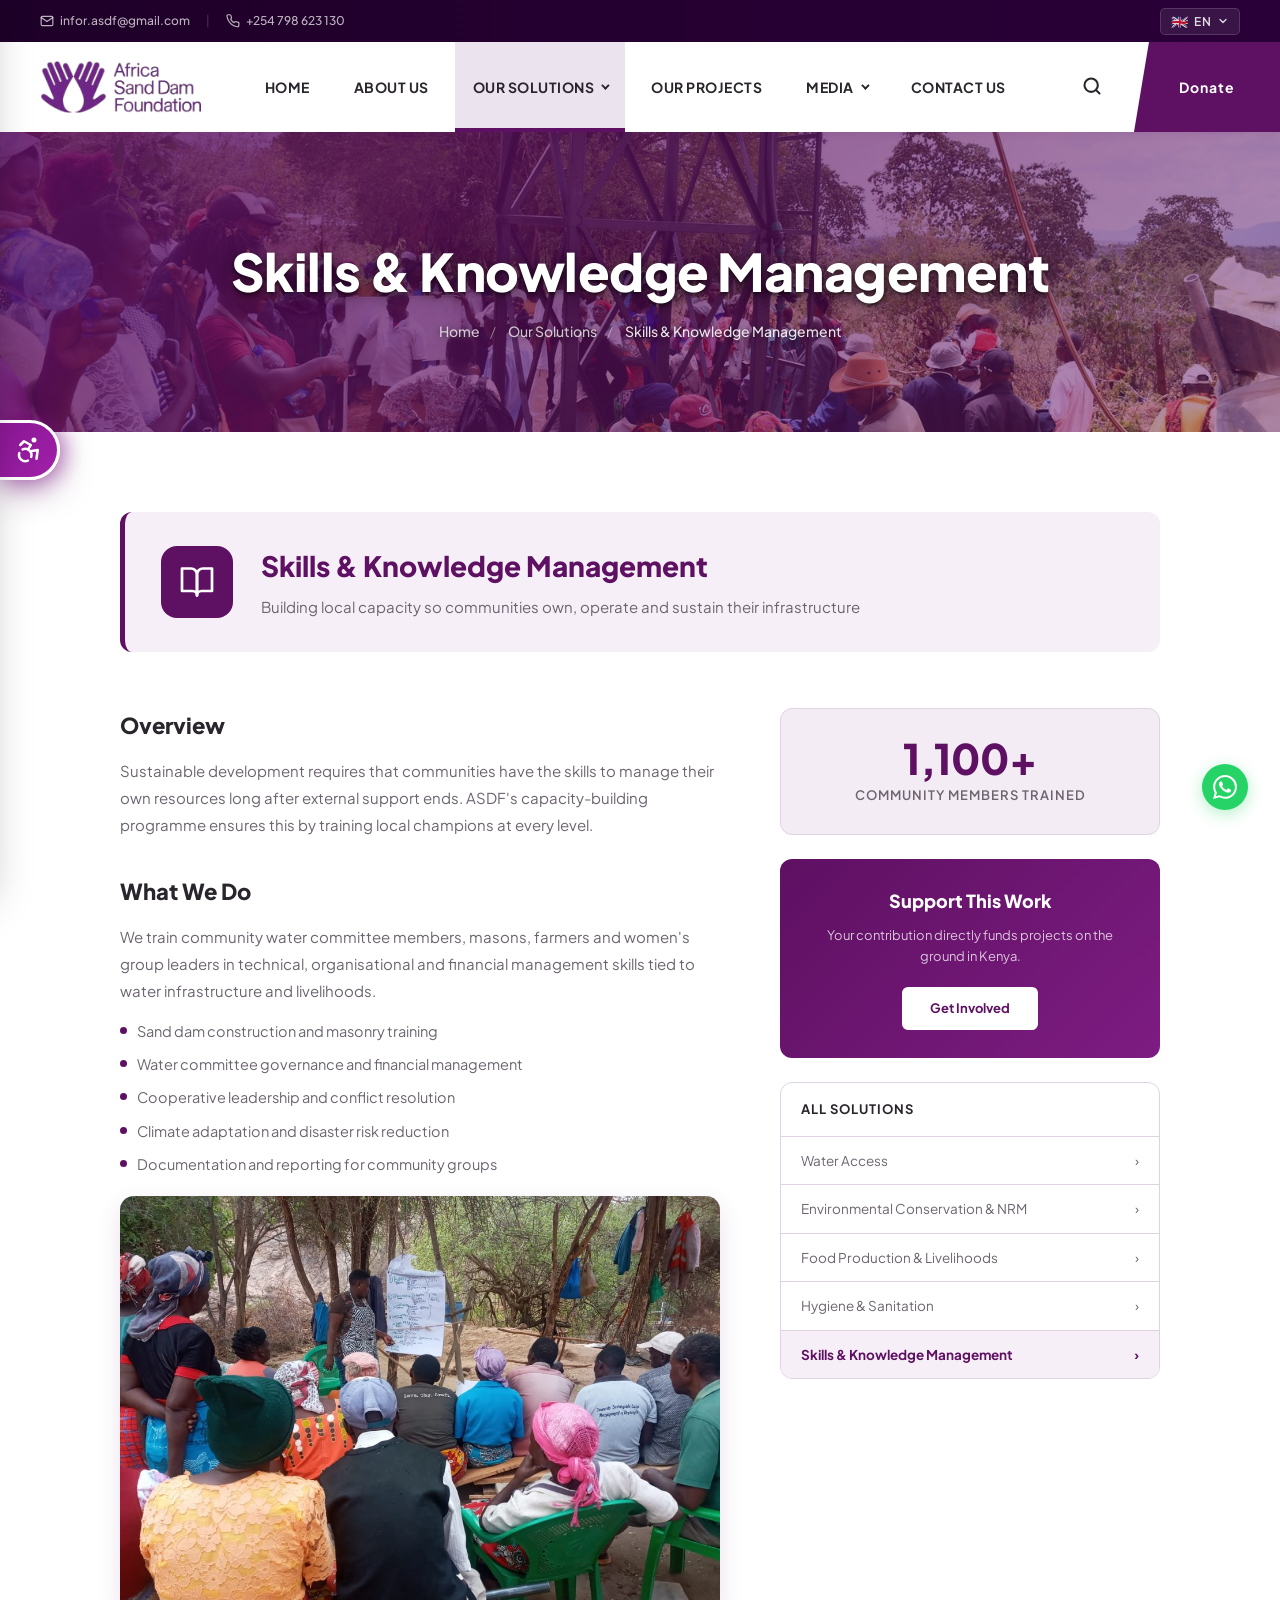
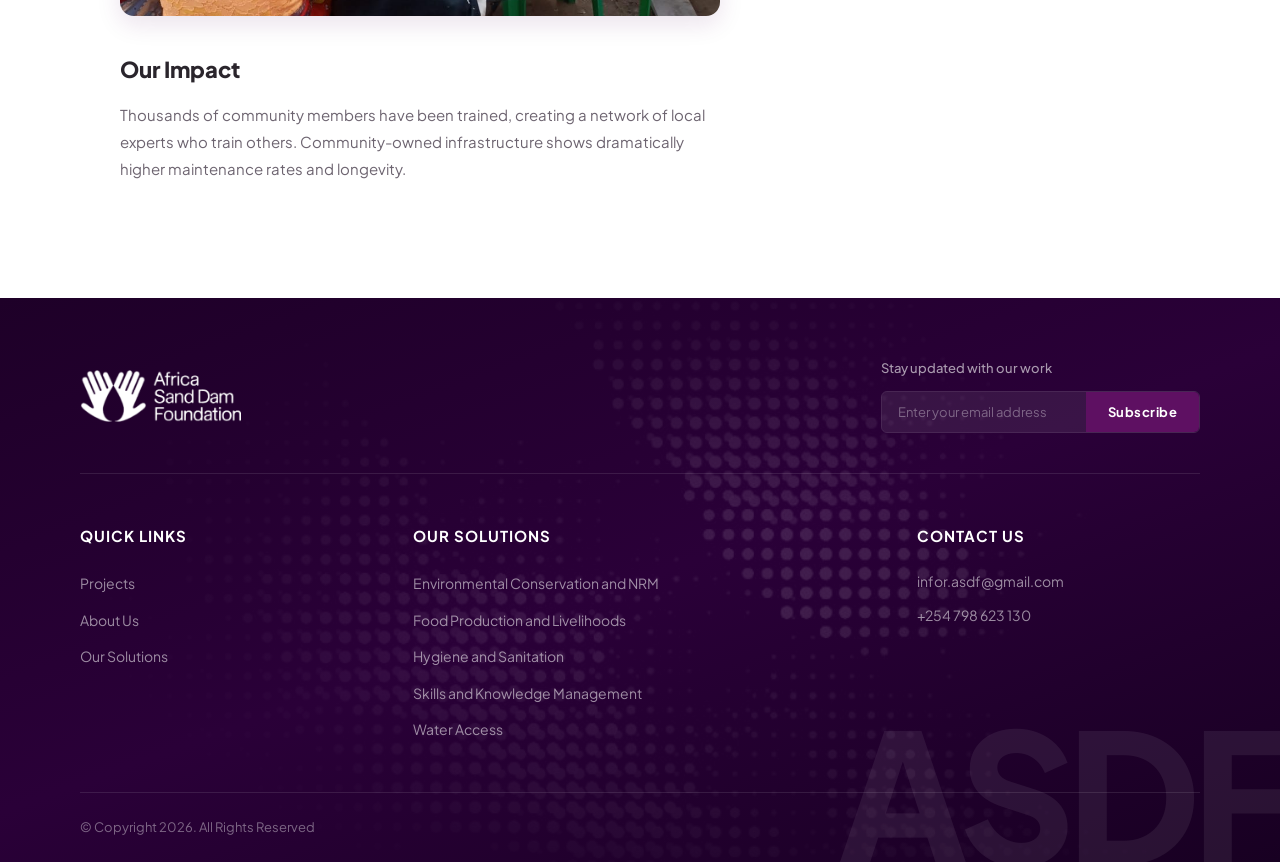
<file: solution-skills-knowledge.html>
﻿<!DOCTYPE html>
<html lang="en">
<head>
  <meta charset="UTF-8">
  <meta name="viewport" content="width=device-width, initial-scale=1.0">
  <title>Skills & Knowledge Management - Africa Sand Dam Foundation</title>
  <link rel="preconnect" href="https://fonts.googleapis.com">
  <link rel="preconnect" href="https://fonts.gstatic.com" crossorigin>
  <link href="https://fonts.googleapis.com/css2?family=Plus+Jakarta+Sans:wght@300;400;500;600;700;800&display=swap" rel="stylesheet">
  <link rel="icon" type="image/png" href="images/ASDF-high-rez.png">
  <link rel="stylesheet" href="style.css">
  <link rel="stylesheet" href="accessibility.css">
  <link rel="stylesheet" href="solutions.css">
</head>
<body>

  <!-- Top Bar -->
  <div class="top-bar" id="topBar">
    <div class="top-bar-container">
      <div class="top-bar-left">
        <a href="mailto:infor.asdf@gmail.com" class="top-bar-item">
          <svg width="14" height="14" viewBox="0 0 24 24" fill="none" stroke="currentColor" stroke-width="2" stroke-linecap="round" stroke-linejoin="round"><path d="M4 4h16c1.1 0 2 .9 2 2v12c0 1.1-.9 2-2 2H4c-1.1 0-2-.9-2-2V6c0-1.1.9-2 2-2z"></path><polyline points="22,6 12,13 2,6"></polyline></svg>
          infor.asdf@gmail.com
        </a>
        <span class="top-bar-sep">|</span>
        <a href="tel:+254798623130" class="top-bar-item">
          <svg width="14" height="14" viewBox="0 0 24 24" fill="none" stroke="currentColor" stroke-width="2" stroke-linecap="round" stroke-linejoin="round"><path d="M22 16.92v3a2 2 0 0 1-2.18 2 19.79 19.79 0 0 1-8.63-3.07A19.5 19.5 0 0 1 4.69 12 19.79 19.79 0 0 1 1.62 3.38 2 2 0 0 1 3.6 1.22h3a2 2 0 0 1 2 1.72c.127.96.361 1.903.7 2.81a2 2 0 0 1-.45 2.11L7.91 8.91a16 16 0 0 0 6 6l1.27-1.27a2 2 0 0 1 2.11-.45c.907.339 1.85.573 2.81.7A2 2 0 0 1 22 16.92z"></path></svg>
          +254 798 623 130
        </a>
      </div>
      <div class="top-bar-right">
        <div class="lang-switcher" id="langSwitcher">
          <button class="lang-current" id="langToggle">
            <span class="lang-flag">&#127468;&#127463;</span>
            <span class="lang-label">EN</span>
            <svg width="12" height="12" viewBox="0 0 24 24" fill="none" stroke="currentColor" stroke-width="2.5" stroke-linecap="round" stroke-linejoin="round"><polyline points="6 9 12 15 18 9"></polyline></svg>
          </button>
          <div class="lang-dropdown" id="langDropdown">
            <button class="lang-option active" data-lang="en" data-flag="&#127468;&#127463;" data-label="EN">&#127468;&#127463; English</button>
            <button class="lang-option" data-lang="sw" data-flag="&#127472;&#127466;" data-label="SW">&#127472;&#127466; Kiswahili</button>
          </div>
        </div>
      </div>
    </div>
  </div>

  <!-- Header -->
  <header class="site-header" id="siteHeader">
    <div class="header-container">
      <div class="logo-area">
        <a href="index.html" class="logo-link">
          <img class="header-logo-img" src="images/ASDF-high-rez.png" alt="Africa Sand Dam Foundation logo" height="52">
        </a>
      </div>
      <nav class="main-nav" id="mainNav">
        <ul class="nav-list">
          <li><a href="index.html" class="nav-item">Home</a></li>
          <li><a href="about.html" class="nav-item">About Us</a></li>
          <li class="nav-dropdown-wrap">
            <a href="index.html#solutions" class="nav-item dropdown-trigger active">Our Solutions <span class="chevron"></span></a>
            <div class="nav-dropdown">
              <a href="solution-water-access.html" class="dropdown-item"><span class="dropdown-label">Water Access</span></a>
              <a href="solution-environmental-conservation.html" class="dropdown-item"><span class="dropdown-label">Environmental Conservation and NRM</span></a>
              <a href="solution-food-production.html" class="dropdown-item"><span class="dropdown-label">Food Production and Livelihoods</span></a>
              <a href="solution-hygiene-sanitation.html" class="dropdown-item"><span class="dropdown-label">Hygiene and Sanitation</span></a>
              <a href="solution-skills-knowledge.html" class="dropdown-item"><span class="dropdown-label">Skills and Knowledge Management</span></a>
            </div>
          </li>
          <li><a href="projects.html" class="nav-item">Our Projects</a></li>
          <li class="nav-dropdown-wrap">
            <a href="#" class="nav-item dropdown-trigger">Media <span class="chevron"></span></a>
            <div class="nav-dropdown">
              <a href="blog.html" class="dropdown-item"><span class="dropdown-label"><i class="fa-solid fa-newspaper" style="color:var(--primary-purple);margin-right:8px;width:14px;text-align:center"></i>Blog</span></a>
              <a href="gallery.html" class="dropdown-item"><span class="dropdown-label"><i class="fa-solid fa-images" style="color:var(--primary-purple);margin-right:8px;width:14px;text-align:center"></i>Gallery</span></a>
            </div>
          </li>
          <li><a href="contact.html" class="nav-item">Contact Us</a></li>
        </ul>
      </nav>
      <div class="header-actions">
        <button class="search-trigger" aria-label="Search site">
          <svg width="20" height="20" viewBox="0 0 24 24" fill="none" stroke="currentColor" stroke-width="2.5" stroke-linecap="round" stroke-linejoin="round"><circle cx="11" cy="11" r="8"></circle><line x1="21" y1="21" x2="16.65" y2="16.65"></line></svg>
        </button>
        <div class="donate-banner-wrapper">
          <a href="donate.html" class="donate-btn"><span>Donate</span></a>
        </div>
      </div>
      <button class="menu-toggle" id="menuToggle" aria-label="Toggle navigation">
        <span class="bar"></span><span class="bar"></span><span class="bar"></span>
      </button>
    </div>
  </header>

  <!-- Inner Hero -->
  <section class="inner-hero">
    <div class="inner-hero-bg" style="background-image:url('images/asdf-web/Skills%20and%20Knowledge%20Management/ASDF_TCF%20Peer%20to%20Peer%20Visit(33).JPG');"></div>
    <h1 class="inner-hero-title">Skills & Knowledge Management</h1>
    <p class="inner-hero-breadcrumb">
      <a href="index.html">Home</a><span>/</span>
      <a href="index.html#solutions">Our Solutions</a><span>/</span>
      Skills & Knowledge Management
    </p>
  </section>

  <!-- Solution Content -->
  <section class="solution-page">
    <div class="solution-page-container">

      <div class="solution-hero-band">
        <div class="solution-hero-icon">
          <svg width="36" height="36" viewBox="0 0 24 24" fill="none" stroke="currentColor" stroke-width="1.8" stroke-linecap="round" stroke-linejoin="round"><path d="M2 3h6a4 4 0 0 1 4 4v14a3 3 0 0 0-3-3H2z"/><path d="M22 3h-6a4 4 0 0 0-4 4v14a3 3 0 0 1 3-3h7z"/></svg>
        </div>
        <div class="solution-hero-text">
          <h2>Skills & Knowledge Management</h2>
          <p>Building local capacity so communities own, operate and sustain their infrastructure</p>
        </div>
      </div>

      <div class="solution-content">
        <div class="solution-body">
          <h3>Overview</h3>
<p>Sustainable development requires that communities have the skills to manage their own resources long after external support ends. ASDF's capacity-building programme ensures this by training local champions at every level.</p>
<h3>What We Do</h3>
<p>We train community water committee members, masons, farmers and women's group leaders in technical, organisational and financial management skills tied to water infrastructure and livelihoods.</p>
<ul>
  <li>Sand dam construction and masonry training</li>
  <li>Water committee governance and financial management</li>
  <li>Cooperative leadership and conflict resolution</li>
  <li>Climate adaptation and disaster risk reduction</li>
  <li>Documentation and reporting for community groups</li>
</ul>
<img class="body-img" src="images/asdf-web/Skills%20and%20Knowledge%20Management/ASDF_Tii%20Mikau%20Growers%20SHG_Value%20addition%20training%20(1).jpg" alt="Value-addition training with a self-help group" loading="lazy">
<h3>Our Impact</h3>
<p>Thousands of community members have been trained, creating a network of local experts who train others. Community-owned infrastructure shows dramatically higher maintenance rates and longevity.</p>
        </div>
        <div class="solution-sidebar">
          <div class="solution-stat-box">
            <div class="solution-stat-number">1,100+</div>
            <div class="solution-stat-label">Community Members Trained</div>
          </div>
          <div class="solution-cta-box">
            <h4>Support This Work</h4>
            <p>Your contribution directly funds projects on the ground in Kenya.</p>
            <a href="contact.html" class="solution-cta-btn">Get Involved</a>
          </div>
          <div class="solution-others">
            <h4>All Solutions</h4>
            <ul class="solution-others-list">
              <li class=""><a href="solution-water-access.html">Water Access <span>&#8250;</span></a></li>
              <li class=""><a href="solution-environmental-conservation.html">Environmental Conservation & NRM <span>&#8250;</span></a></li>
              <li class=""><a href="solution-food-production.html">Food Production & Livelihoods <span>&#8250;</span></a></li>
              <li class=""><a href="solution-hygiene-sanitation.html">Hygiene & Sanitation <span>&#8250;</span></a></li>
              <li class="active"><a href="solution-skills-knowledge.html">Skills & Knowledge Management <span>&#8250;</span></a></li>
            </ul>
          </div>
        </div>
      </div>

    </div>
  </section>

  <!-- Footer -->
  <footer class="site-footer">
    <div class="footer-watermark" aria-hidden="true">ASDF</div>
    <div class="footer-container">
      <div class="footer-top-row">
        <a href="index.html" class="footer-logo-link">
          <img class="footer-logo-img" src="images/ASDF-high-rez.png" alt="logo" height="52" style="filter:brightness(0) invert(1);">
        </a>
        <div class="footer-subscribe">
          <p class="subscribe-label">Stay updated with our work</p>
          <form class="subscribe-form" onsubmit="return false;">
            <input type="email" class="subscribe-input" placeholder="Enter your email address">
            <button type="submit" class="subscribe-btn">Subscribe</button>
          </form>
        </div>
      </div>
      <div class="footer-divider"></div>
      <div class="footer-main-row">
        <div class="footer-nav-col">
          <h3>Quick Links</h3>
          <ul class="footer-links">
            <li><a href="projects.html">Projects</a></li>
            <li><a href="about.html">About Us</a></li>
            <li><a href="index.html#solutions">Our Solutions</a></li>
          </ul>
        </div>
        <div class="footer-nav-col">
          <h3>Our Solutions</h3>
          <ul class="footer-links">
            <li><a href="solution-environmental-conservation.html">Environmental Conservation and NRM</a></li>
            <li><a href="solution-food-production.html">Food Production and Livelihoods</a></li>
            <li><a href="solution-hygiene-sanitation.html">Hygiene and Sanitation</a></li>
            <li><a href="solution-skills-knowledge.html">Skills and Knowledge Management</a></li>
            <li><a href="solution-water-access.html">Water Access</a></li>
          </ul>
        </div>
        <div class="footer-contact-col">
          <h3>Contact Us</h3>
          <ul class="contact-info-list">
            <li><span>infor.asdf@gmail.com</span></li>
            <li><span>+254 798 623 130</span></li>
          </ul>
        </div>
      </div>
      <div class="footer-bottom-row">
        <p>&copy; Copyright 2026. All Rights Reserved</p>
      </div>
    </div>
  </footer>

  <script>
    const header = document.getElementById('siteHeader');
    const topBar = document.getElementById('topBar');
    window.addEventListener('scroll', () => {
      const scrolled = window.scrollY > 60;
      header.classList.toggle('scrolled', scrolled);
      header.classList.toggle('top-hidden', scrolled);
      if (topBar) topBar.classList.toggle('hidden', scrolled);
    });
    const menuToggle = document.getElementById('menuToggle');
    const mainNav = document.getElementById('mainNav');
    if (menuToggle) {
      menuToggle.addEventListener('click', () => { menuToggle.classList.toggle('active'); mainNav.classList.toggle('active'); });
    }
    const langToggle = document.getElementById('langToggle');
    const langSwitcher = document.getElementById('langSwitcher');
    if (langToggle) {
      langToggle.addEventListener('click', e => { e.stopPropagation(); langSwitcher.classList.toggle('open'); });
      document.addEventListener('click', () => langSwitcher.classList.remove('open'));
      document.querySelectorAll('.lang-option').forEach(btn => {
        btn.addEventListener('click', () => {
          document.querySelectorAll('.lang-option').forEach(b => b.classList.remove('active'));
          btn.classList.add('active');
          document.querySelector('.lang-flag').textContent = btn.dataset.flag || btn.textContent.split(' ')[0];
          document.querySelector('.lang-label').textContent = btn.dataset.label;
          langSwitcher.classList.remove('open');
        });
      });
    }
  </script>
<script src="search.js"></script>
<script src="accessibility.js"></script>

  <!-- Back to Top -->
  <button class="back-to-top" id="backToTop" aria-label="Back to top">
    <svg width="20" height="20" viewBox="0 0 24 24" fill="none" stroke="currentColor" stroke-width="2.5" stroke-linecap="round" stroke-linejoin="round">
      <polyline points="18 15 12 9 6 15"></polyline>
    </svg>
  </button>
  <script>
    (function(){
      const b = document.getElementById('backToTop');
      if(b){
        window.addEventListener('scroll', () => b.classList.toggle('visible', window.scrollY > 400));
        b.addEventListener('click', () => window.scrollTo({ top: 0, behavior: 'smooth' }));
      }
    })();
  </script>
<script src="translate.js"></script>

  <!-- WhatsApp Floating Button -->
  <a href="https://wa.me/254798623130" class="whatsapp-float" target="_blank" rel="noopener noreferrer" aria-label="Chat on WhatsApp">
    <svg viewBox="0 0 24 24" fill="currentColor" xmlns="http://www.w3.org/2000/svg">
      <path d="M17.472 14.382c-.297-.149-1.758-.867-2.03-.967-.273-.099-.471-.148-.67.15-.197.297-.767.966-.94 1.164-.173.199-.347.223-.644.075-.297-.15-1.255-.463-2.39-1.475-.883-.788-1.48-1.761-1.653-2.059-.173-.297-.018-.458.13-.606.134-.133.298-.347.446-.52.149-.174.198-.298.298-.497.099-.198.05-.371-.025-.52-.075-.149-.669-1.612-.916-2.207-.242-.579-.487-.5-.669-.51a12.8 12.8 0 0 0-.57-.01c-.198 0-.52.074-.792.372-.272.297-1.04 1.016-1.04 2.479 0 1.462 1.065 2.875 1.213 3.074.149.198 2.096 3.2 5.077 4.487.709.306 1.262.489 1.694.625.712.227 1.36.195 1.871.118.571-.085 1.758-.719 2.006-1.413.248-.694.248-1.289.173-1.413-.074-.124-.272-.198-.57-.347m-5.421 7.403h-.004a9.87 9.87 0 0 1-5.031-1.378l-.361-.214-3.741.982.998-3.648-.235-.374a9.86 9.86 0 0 1-1.51-5.26c.001-5.45 4.436-9.884 9.888-9.884 2.64 0 5.122 1.03 6.988 2.898a9.82 9.82 0 0 1 2.893 6.994c-.003 5.45-4.437 9.884-9.885 9.884m8.413-18.297A11.81 11.81 0 0 0 12.05 0C5.495 0 .16 5.335.157 11.892c0 2.096.547 4.142 1.588 5.945L.057 24l6.305-1.654a11.88 11.88 0 0 0 5.683 1.448h.005c6.554 0 11.89-5.335 11.893-11.893a11.82 11.82 0 0 0-3.48-8.413Z"/>
    </svg>
  </a>
</body>

</html>
</file>
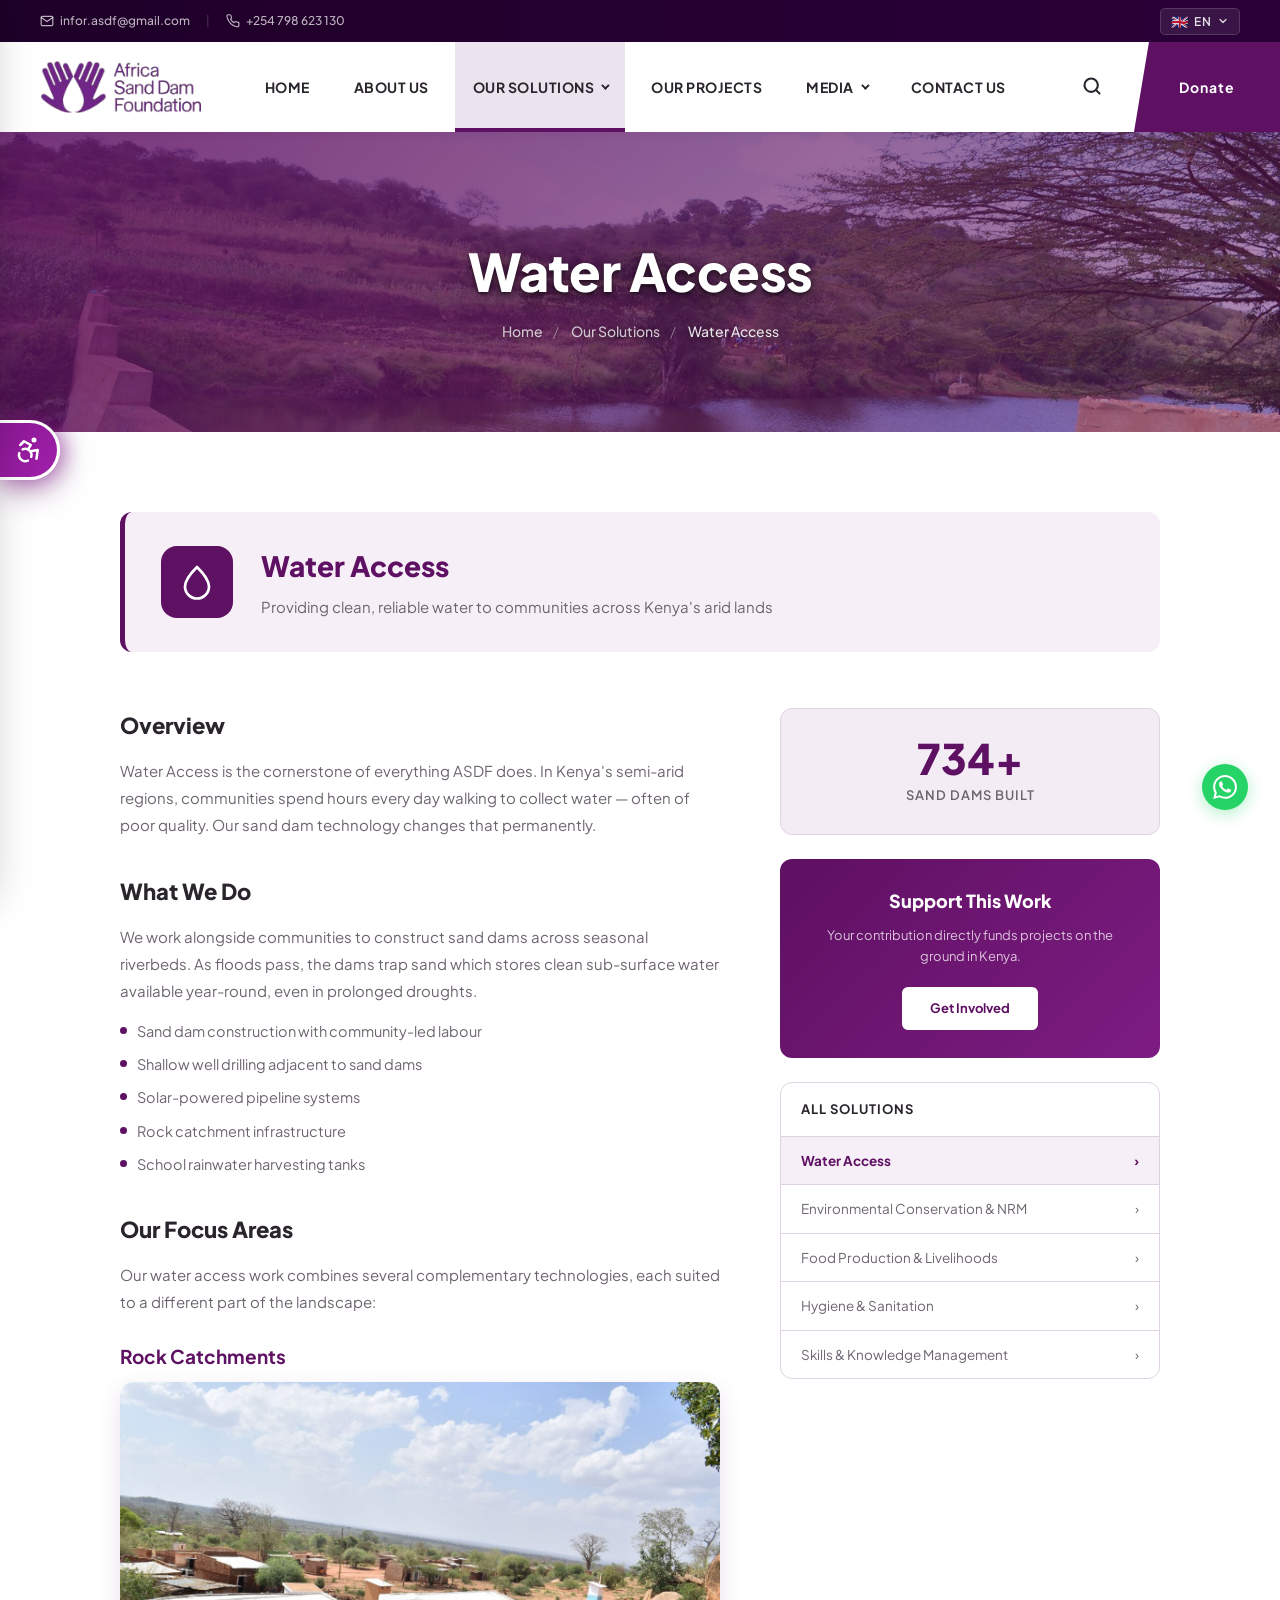
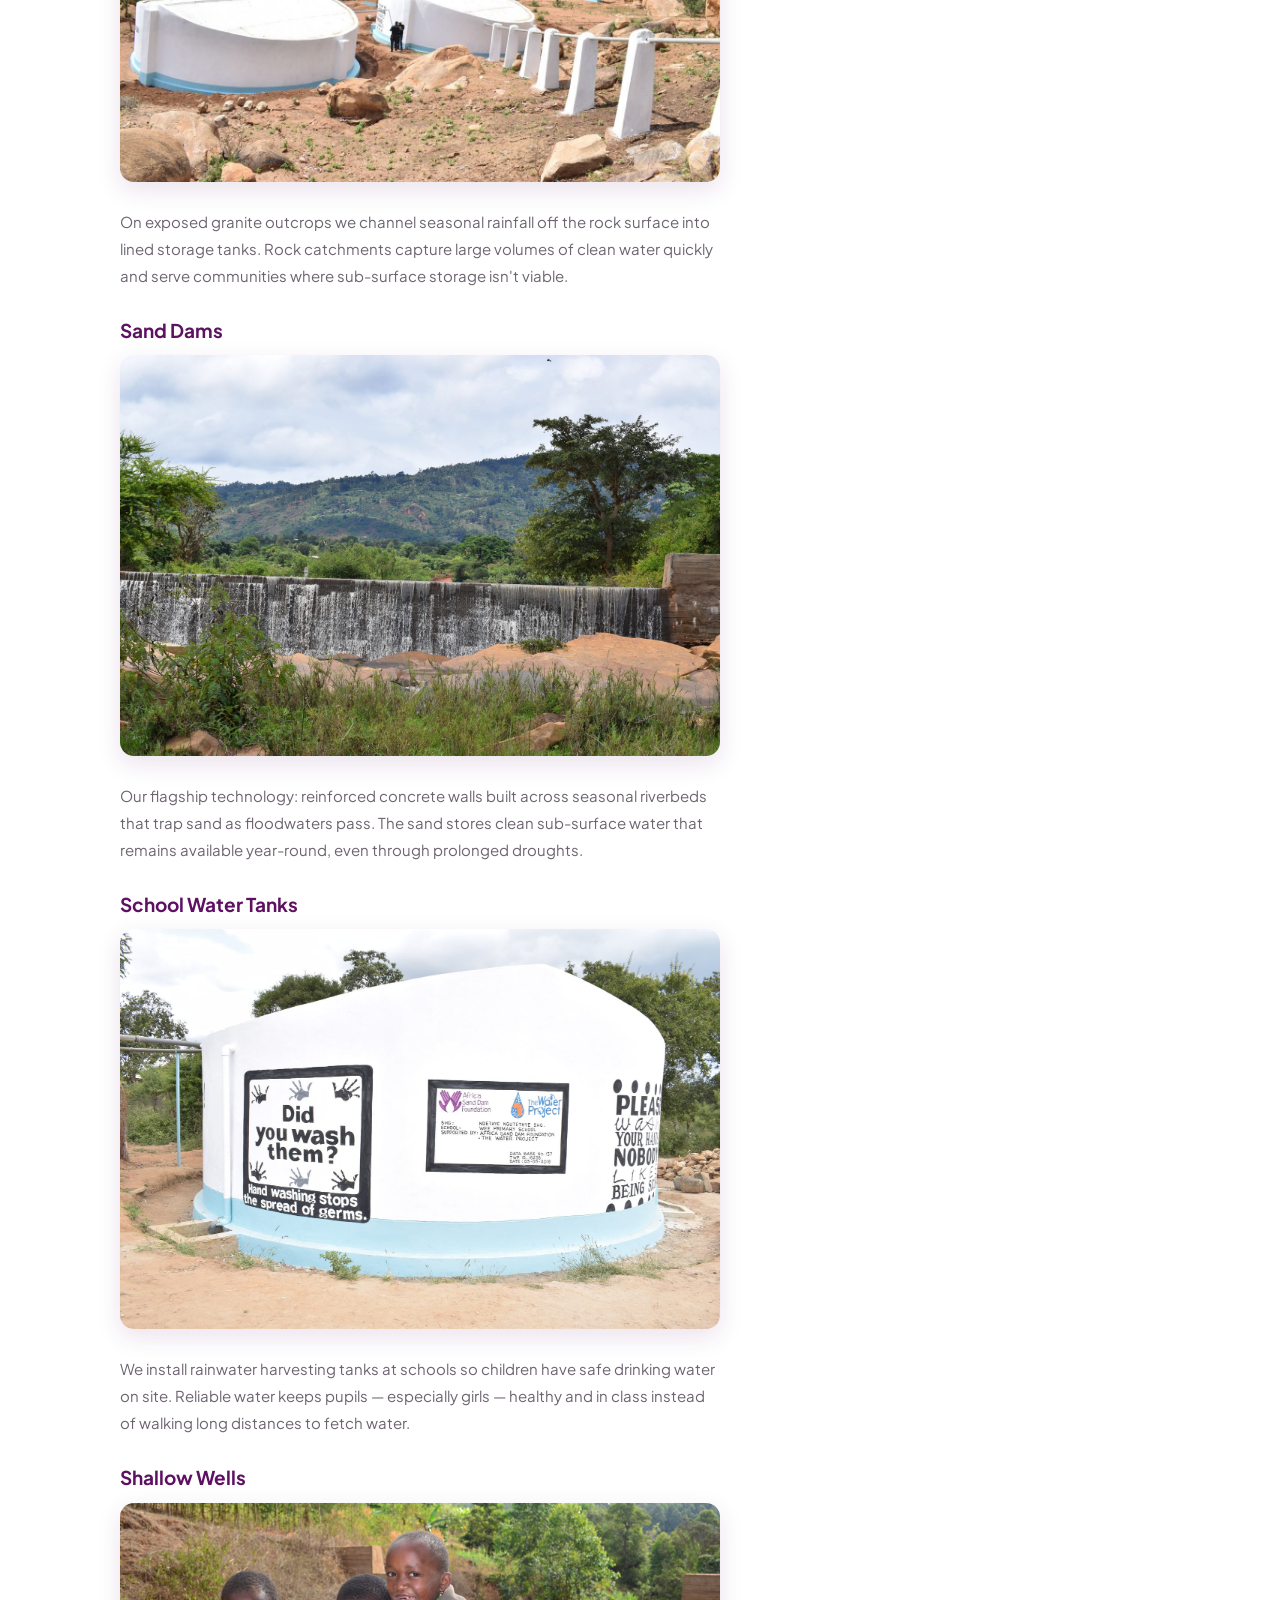
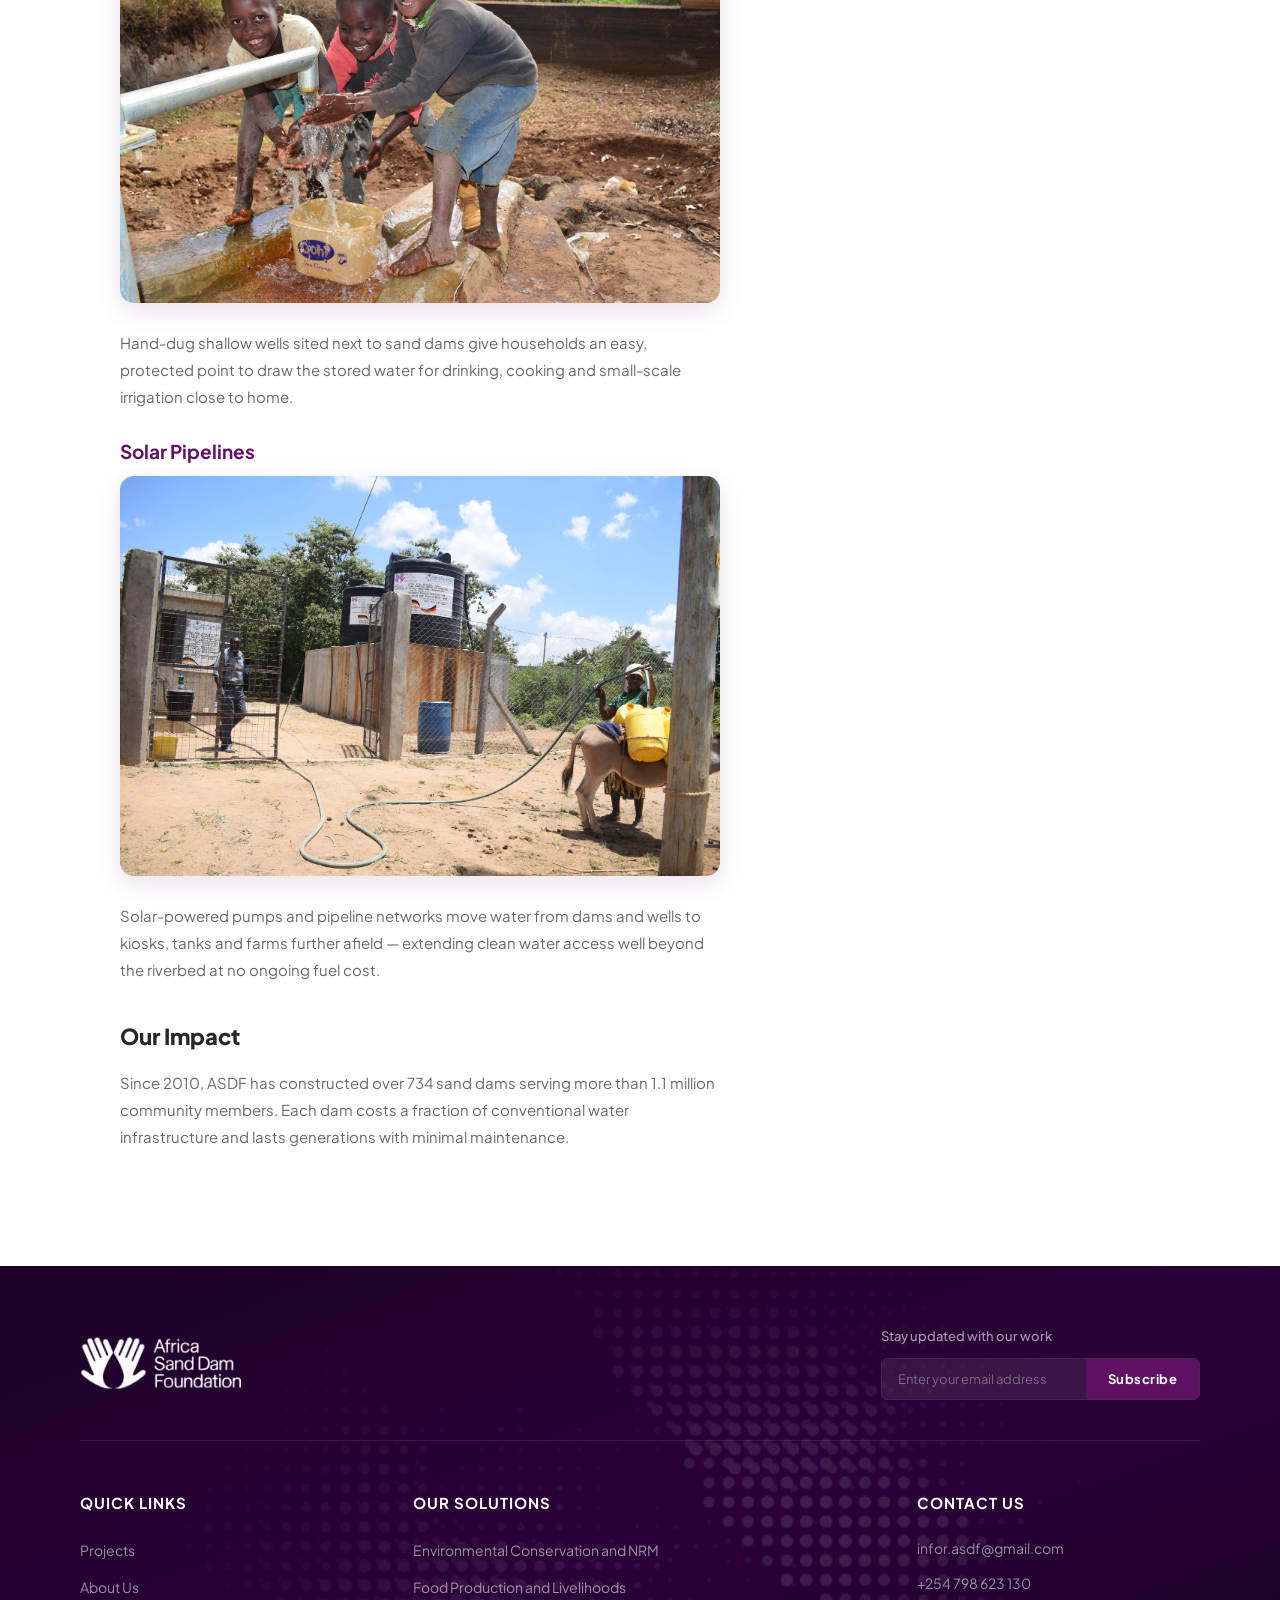
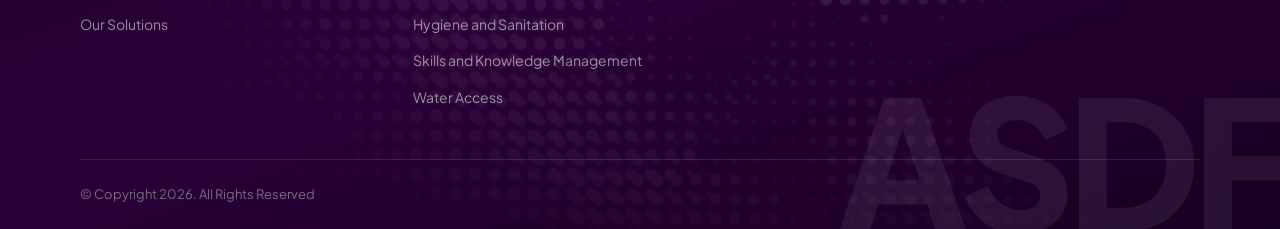
<file: solution-water-access.html>
﻿<!DOCTYPE html>
<html lang="en">
<head>
  <meta charset="UTF-8">
  <meta name="viewport" content="width=device-width, initial-scale=1.0">
  <title>Water Access - Africa Sand Dam Foundation</title>
  <link rel="preconnect" href="https://fonts.googleapis.com">
  <link rel="preconnect" href="https://fonts.gstatic.com" crossorigin>
  <link href="https://fonts.googleapis.com/css2?family=Plus+Jakarta+Sans:wght@300;400;500;600;700;800&display=swap" rel="stylesheet">
  <link rel="icon" type="image/png" href="images/ASDF-high-rez.png">
  <link rel="stylesheet" href="style.css">
  <link rel="stylesheet" href="accessibility.css">
  <link rel="stylesheet" href="solutions.css">
</head>
<body>

  <!-- Top Bar -->
  <div class="top-bar" id="topBar">
    <div class="top-bar-container">
      <div class="top-bar-left">
        <a href="mailto:infor.asdf@gmail.com" class="top-bar-item">
          <svg width="14" height="14" viewBox="0 0 24 24" fill="none" stroke="currentColor" stroke-width="2" stroke-linecap="round" stroke-linejoin="round"><path d="M4 4h16c1.1 0 2 .9 2 2v12c0 1.1-.9 2-2 2H4c-1.1 0-2-.9-2-2V6c0-1.1.9-2 2-2z"></path><polyline points="22,6 12,13 2,6"></polyline></svg>
          infor.asdf@gmail.com
        </a>
        <span class="top-bar-sep">|</span>
        <a href="tel:+254798623130" class="top-bar-item">
          <svg width="14" height="14" viewBox="0 0 24 24" fill="none" stroke="currentColor" stroke-width="2" stroke-linecap="round" stroke-linejoin="round"><path d="M22 16.92v3a2 2 0 0 1-2.18 2 19.79 19.79 0 0 1-8.63-3.07A19.5 19.5 0 0 1 4.69 12 19.79 19.79 0 0 1 1.62 3.38 2 2 0 0 1 3.6 1.22h3a2 2 0 0 1 2 1.72c.127.96.361 1.903.7 2.81a2 2 0 0 1-.45 2.11L7.91 8.91a16 16 0 0 0 6 6l1.27-1.27a2 2 0 0 1 2.11-.45c.907.339 1.85.573 2.81.7A2 2 0 0 1 22 16.92z"></path></svg>
          +254 798 623 130
        </a>
      </div>
      <div class="top-bar-right">
        <div class="lang-switcher" id="langSwitcher">
          <button class="lang-current" id="langToggle">
            <span class="lang-flag">&#127468;&#127463;</span>
            <span class="lang-label">EN</span>
            <svg width="12" height="12" viewBox="0 0 24 24" fill="none" stroke="currentColor" stroke-width="2.5" stroke-linecap="round" stroke-linejoin="round"><polyline points="6 9 12 15 18 9"></polyline></svg>
          </button>
          <div class="lang-dropdown" id="langDropdown">
            <button class="lang-option active" data-lang="en" data-flag="&#127468;&#127463;" data-label="EN">&#127468;&#127463; English</button>
            <button class="lang-option" data-lang="sw" data-flag="&#127472;&#127466;" data-label="SW">&#127472;&#127466; Kiswahili</button>
          </div>
        </div>
      </div>
    </div>
  </div>

  <!-- Header -->
  <header class="site-header" id="siteHeader">
    <div class="header-container">
      <div class="logo-area">
        <a href="index.html" class="logo-link">
          <img class="header-logo-img" src="images/ASDF-high-rez.png" alt="Africa Sand Dam Foundation logo" height="52">
        </a>
      </div>
      <nav class="main-nav" id="mainNav">
        <ul class="nav-list">
          <li><a href="index.html" class="nav-item">Home</a></li>
          <li><a href="about.html" class="nav-item">About Us</a></li>
          <li class="nav-dropdown-wrap">
            <a href="index.html#solutions" class="nav-item dropdown-trigger active">Our Solutions <span class="chevron"></span></a>
            <div class="nav-dropdown">
              <a href="solution-water-access.html" class="dropdown-item"><span class="dropdown-label">Water Access</span></a>
              <a href="solution-environmental-conservation.html" class="dropdown-item"><span class="dropdown-label">Environmental Conservation and NRM</span></a>
              <a href="solution-food-production.html" class="dropdown-item"><span class="dropdown-label">Food Production and Livelihoods</span></a>
              <a href="solution-hygiene-sanitation.html" class="dropdown-item"><span class="dropdown-label">Hygiene and Sanitation</span></a>
              <a href="solution-skills-knowledge.html" class="dropdown-item"><span class="dropdown-label">Skills and Knowledge Management</span></a>
            </div>
          </li>
          <li><a href="projects.html" class="nav-item">Our Projects</a></li>
          <li class="nav-dropdown-wrap">
            <a href="#" class="nav-item dropdown-trigger">Media <span class="chevron"></span></a>
            <div class="nav-dropdown">
              <a href="blog.html" class="dropdown-item"><span class="dropdown-label"><i class="fa-solid fa-newspaper" style="color:var(--primary-purple);margin-right:8px;width:14px;text-align:center"></i>Blog</span></a>
              <a href="gallery.html" class="dropdown-item"><span class="dropdown-label"><i class="fa-solid fa-images" style="color:var(--primary-purple);margin-right:8px;width:14px;text-align:center"></i>Gallery</span></a>
            </div>
          </li>
          <li><a href="contact.html" class="nav-item">Contact Us</a></li>
        </ul>
      </nav>
      <div class="header-actions">
        <button class="search-trigger" aria-label="Search site">
          <svg width="20" height="20" viewBox="0 0 24 24" fill="none" stroke="currentColor" stroke-width="2.5" stroke-linecap="round" stroke-linejoin="round"><circle cx="11" cy="11" r="8"></circle><line x1="21" y1="21" x2="16.65" y2="16.65"></line></svg>
        </button>
        <div class="donate-banner-wrapper">
          <a href="donate.html" class="donate-btn"><span>Donate</span></a>
        </div>
      </div>
      <button class="menu-toggle" id="menuToggle" aria-label="Toggle navigation">
        <span class="bar"></span><span class="bar"></span><span class="bar"></span>
      </button>
    </div>
  </header>

  <!-- Inner Hero -->
  <section class="inner-hero">
    <div class="inner-hero-bg" style="background-image:url('images/asdf-web/Water%20Access/Sand%20dams/ASDF_Complete%20SDs%20(3).JPG');"></div>
    <h1 class="inner-hero-title">Water Access</h1>
    <p class="inner-hero-breadcrumb">
      <a href="index.html">Home</a><span>/</span>
      <a href="index.html#solutions">Our Solutions</a><span>/</span>
      Water Access
    </p>
  </section>

  <!-- Solution Content -->
  <section class="solution-page">
    <div class="solution-page-container">

      <div class="solution-hero-band">
        <div class="solution-hero-icon">
          <svg width="36" height="36" viewBox="0 0 24 24" fill="none" stroke="currentColor" stroke-width="1.8" stroke-linecap="round" stroke-linejoin="round"><path d="M12 2C6 8 4 12 4 15a8 8 0 0 0 16 0c0-3-2-7-8-13z"/></svg>
        </div>
        <div class="solution-hero-text">
          <h2>Water Access</h2>
          <p>Providing clean, reliable water to communities across Kenya's arid lands</p>
        </div>
      </div>

      <div class="solution-content">
        <div class="solution-body">
          <h3>Overview</h3>
<p>Water Access is the cornerstone of everything ASDF does. In Kenya's semi-arid regions, communities spend hours every day walking to collect water — often of poor quality. Our sand dam technology changes that permanently.</p>
<h3>What We Do</h3>
<p>We work alongside communities to construct sand dams across seasonal riverbeds. As floods pass, the dams trap sand which stores clean sub-surface water available year-round, even in prolonged droughts.</p>
<ul>
  <li>Sand dam construction with community-led labour</li>
  <li>Shallow well drilling adjacent to sand dams</li>
  <li>Solar-powered pipeline systems</li>
  <li>Rock catchment infrastructure</li>
  <li>School rainwater harvesting tanks</li>
</ul>
<h3>Our Focus Areas</h3>
<p>Our water access work combines several complementary technologies, each suited to a different part of the landscape:</p>

<h4 id="rock-catchments" style="scroll-margin-top:150px;">Rock Catchments</h4>
<img class="focus-img" src="images/asdf-web/Water%20Access/Rock%20Catchments/ASDF_Rock%20catchment%20(2).jpeg" alt="Rock catchment harvesting rainfall off granite" loading="lazy">
<p>On exposed granite outcrops we channel seasonal rainfall off the rock surface into lined storage tanks. Rock catchments capture large volumes of clean water quickly and serve communities where sub-surface storage isn't viable.</p>

<h4 id="sand-dams" style="scroll-margin-top:150px;">Sand Dams</h4>
<img class="focus-img" src="images/asdf-web/Water%20Access/Sand%20dams/ASDF_Complete%20SDs%20(4).JPG" alt="A completed sand dam storing water" loading="lazy">
<p>Our flagship technology: reinforced concrete walls built across seasonal riverbeds that trap sand as floodwaters pass. The sand stores clean sub-surface water that remains available year-round, even through prolonged droughts.</p>

<h4 id="school-water-tanks" style="scroll-margin-top:150px;">School Water Tanks</h4>
<img class="focus-img" src="images/asdf-web/Water%20Access/School%20Water%20Tanks/ASDF_SWTs%20(2).JPG" alt="Rainwater harvesting tank at a school" loading="lazy">
<p>We install rainwater harvesting tanks at schools so children have safe drinking water on site. Reliable water keeps pupils — especially girls — healthy and in class instead of walking long distances to fetch water.</p>

<h4 id="shallow-wells" style="scroll-margin-top:150px;">Shallow Wells</h4>
<img class="focus-img" src="images/asdf-web/Water%20Access/Shallow%20Wells/ASDF_Shallow%20Wells%20(3).JPG" alt="Community member drawing water from a shallow well" loading="lazy">
<p>Hand-dug shallow wells sited next to sand dams give households an easy, protected point to draw the stored water for drinking, cooking and small-scale irrigation close to home.</p>

<h4 id="solar-pipelines" style="scroll-margin-top:150px;">Solar Pipelines</h4>
<img class="focus-img" src="images/asdf-web/Water%20Access/Solar%20Pipelines/ASDF_Solar%20Pipelines%20(2).JPG" alt="Solar-powered water pipeline system" loading="lazy">
<p>Solar-powered pumps and pipeline networks move water from dams and wells to kiosks, tanks and farms further afield — extending clean water access well beyond the riverbed at no ongoing fuel cost.</p>

<h3>Our Impact</h3>
<p>Since 2010, ASDF has constructed over 734 sand dams serving more than 1.1 million community members. Each dam costs a fraction of conventional water infrastructure and lasts generations with minimal maintenance.</p>
        </div>
        <div class="solution-sidebar">
          <div class="solution-stat-box">
            <div class="solution-stat-number">734+</div>
            <div class="solution-stat-label">Sand Dams Built</div>
          </div>
          <div class="solution-cta-box">
            <h4>Support This Work</h4>
            <p>Your contribution directly funds projects on the ground in Kenya.</p>
            <a href="contact.html" class="solution-cta-btn">Get Involved</a>
          </div>
          <div class="solution-others">
            <h4>All Solutions</h4>
            <ul class="solution-others-list">
              <li class="active"><a href="solution-water-access.html">Water Access <span>&#8250;</span></a></li>
              <li class=""><a href="solution-environmental-conservation.html">Environmental Conservation & NRM <span>&#8250;</span></a></li>
              <li class=""><a href="solution-food-production.html">Food Production & Livelihoods <span>&#8250;</span></a></li>
              <li class=""><a href="solution-hygiene-sanitation.html">Hygiene & Sanitation <span>&#8250;</span></a></li>
              <li class=""><a href="solution-skills-knowledge.html">Skills & Knowledge Management <span>&#8250;</span></a></li>
            </ul>
          </div>
        </div>
      </div>

    </div>
  </section>

  <!-- Footer -->
  <footer class="site-footer">
    <div class="footer-watermark" aria-hidden="true">ASDF</div>
    <div class="footer-container">
      <div class="footer-top-row">
        <a href="index.html" class="footer-logo-link">
          <img class="footer-logo-img" src="images/ASDF-high-rez.png" alt="logo" height="52" style="filter:brightness(0) invert(1);">
        </a>
        <div class="footer-subscribe">
          <p class="subscribe-label">Stay updated with our work</p>
          <form class="subscribe-form" onsubmit="return false;">
            <input type="email" class="subscribe-input" placeholder="Enter your email address">
            <button type="submit" class="subscribe-btn">Subscribe</button>
          </form>
        </div>
      </div>
      <div class="footer-divider"></div>
      <div class="footer-main-row">
        <div class="footer-nav-col">
          <h3>Quick Links</h3>
          <ul class="footer-links">
            <li><a href="projects.html">Projects</a></li>
            <li><a href="about.html">About Us</a></li>
            <li><a href="index.html#solutions">Our Solutions</a></li>
          </ul>
        </div>
        <div class="footer-nav-col">
          <h3>Our Solutions</h3>
          <ul class="footer-links">
            <li><a href="solution-environmental-conservation.html">Environmental Conservation and NRM</a></li>
            <li><a href="solution-food-production.html">Food Production and Livelihoods</a></li>
            <li><a href="solution-hygiene-sanitation.html">Hygiene and Sanitation</a></li>
            <li><a href="solution-skills-knowledge.html">Skills and Knowledge Management</a></li>
            <li><a href="solution-water-access.html">Water Access</a></li>
          </ul>
        </div>
        <div class="footer-contact-col">
          <h3>Contact Us</h3>
          <ul class="contact-info-list">
            <li><span>infor.asdf@gmail.com</span></li>
            <li><span>+254 798 623 130</span></li>
          </ul>
        </div>
      </div>
      <div class="footer-bottom-row">
        <p>&copy; Copyright 2026. All Rights Reserved</p>
      </div>
    </div>
  </footer>

  <script>
    const header = document.getElementById('siteHeader');
    const topBar = document.getElementById('topBar');
    window.addEventListener('scroll', () => {
      const scrolled = window.scrollY > 60;
      header.classList.toggle('scrolled', scrolled);
      header.classList.toggle('top-hidden', scrolled);
      if (topBar) topBar.classList.toggle('hidden', scrolled);
    });
    const menuToggle = document.getElementById('menuToggle');
    const mainNav = document.getElementById('mainNav');
    if (menuToggle) {
      menuToggle.addEventListener('click', () => { menuToggle.classList.toggle('active'); mainNav.classList.toggle('active'); });
    }
    const langToggle = document.getElementById('langToggle');
    const langSwitcher = document.getElementById('langSwitcher');
    if (langToggle) {
      langToggle.addEventListener('click', e => { e.stopPropagation(); langSwitcher.classList.toggle('open'); });
      document.addEventListener('click', () => langSwitcher.classList.remove('open'));
      document.querySelectorAll('.lang-option').forEach(btn => {
        btn.addEventListener('click', () => {
          document.querySelectorAll('.lang-option').forEach(b => b.classList.remove('active'));
          btn.classList.add('active');
          document.querySelector('.lang-flag').textContent = btn.dataset.flag || btn.textContent.split(' ')[0];
          document.querySelector('.lang-label').textContent = btn.dataset.label;
          langSwitcher.classList.remove('open');
        });
      });
    }
  </script>
<script src="search.js"></script>
<script src="accessibility.js"></script>

  <!-- Back to Top -->
  <button class="back-to-top" id="backToTop" aria-label="Back to top">
    <svg width="20" height="20" viewBox="0 0 24 24" fill="none" stroke="currentColor" stroke-width="2.5" stroke-linecap="round" stroke-linejoin="round">
      <polyline points="18 15 12 9 6 15"></polyline>
    </svg>
  </button>
  <script>
    (function(){
      const b = document.getElementById('backToTop');
      if(b){
        window.addEventListener('scroll', () => b.classList.toggle('visible', window.scrollY > 400));
        b.addEventListener('click', () => window.scrollTo({ top: 0, behavior: 'smooth' }));
      }
    })();
  </script>
<script src="translate.js"></script>

  <!-- WhatsApp Floating Button -->
  <a href="https://wa.me/254798623130" class="whatsapp-float" target="_blank" rel="noopener noreferrer" aria-label="Chat on WhatsApp">
    <svg viewBox="0 0 24 24" fill="currentColor" xmlns="http://www.w3.org/2000/svg">
      <path d="M17.472 14.382c-.297-.149-1.758-.867-2.03-.967-.273-.099-.471-.148-.67.15-.197.297-.767.966-.94 1.164-.173.199-.347.223-.644.075-.297-.15-1.255-.463-2.39-1.475-.883-.788-1.48-1.761-1.653-2.059-.173-.297-.018-.458.13-.606.134-.133.298-.347.446-.52.149-.174.198-.298.298-.497.099-.198.05-.371-.025-.52-.075-.149-.669-1.612-.916-2.207-.242-.579-.487-.5-.669-.51a12.8 12.8 0 0 0-.57-.01c-.198 0-.52.074-.792.372-.272.297-1.04 1.016-1.04 2.479 0 1.462 1.065 2.875 1.213 3.074.149.198 2.096 3.2 5.077 4.487.709.306 1.262.489 1.694.625.712.227 1.36.195 1.871.118.571-.085 1.758-.719 2.006-1.413.248-.694.248-1.289.173-1.413-.074-.124-.272-.198-.57-.347m-5.421 7.403h-.004a9.87 9.87 0 0 1-5.031-1.378l-.361-.214-3.741.982.998-3.648-.235-.374a9.86 9.86 0 0 1-1.51-5.26c.001-5.45 4.436-9.884 9.888-9.884 2.64 0 5.122 1.03 6.988 2.898a9.82 9.82 0 0 1 2.893 6.994c-.003 5.45-4.437 9.884-9.885 9.884m8.413-18.297A11.81 11.81 0 0 0 12.05 0C5.495 0 .16 5.335.157 11.892c0 2.096.547 4.142 1.588 5.945L.057 24l6.305-1.654a11.88 11.88 0 0 0 5.683 1.448h.005c6.554 0 11.89-5.335 11.893-11.893a11.82 11.82 0 0 0-3.48-8.413Z"/>
    </svg>
  </a>
</body>

</html>
</file>
<file: style.css>
/* Reset and CSS Variables */
:root {
  --primary-purple: #5e1062;
  --primary-purple-hover: #4c0a50;
  --primary-purple-light: #f7eff8;
  --accent-purple: #7d1c82;
  --bg-lavender: #f4ecf5;
  --border-lavender: #dfd2e3;
  --nav-active-bg: #ebe4ef;
  --text-dark: #2a252c;
  --text-light: #6d6470;
  --white: #ffffff;
  --shadow-sm: 0 2px 8px rgba(94, 16, 98, 0.08);
  --shadow-md: 0 8px 24px rgba(94, 16, 98, 0.12);
  --transition: all 0.35s cubic-bezier(0.4, 0, 0.2, 1);
  --font-family: 'Plus Jakarta Sans', sans-serif;
}

* {
  margin: 0;
  padding: 0;
  box-sizing: border-box;
}

html {
  scroll-behavior: smooth;
}

body {
  font-family: var(--font-family);
  background-color: var(--white);
  color: var(--text-dark);
  line-height: 1.6;
  overflow-x: hidden;
  -webkit-font-smoothing: antialiased;
}

/* ── Top Bar ── */
.top-bar {
  position: fixed;
  top: 0;
  left: 0;
  width: 100%;
  height: 42px;
  background: linear-gradient(90deg, #1e0028 0%, #2a0038 100%);
  z-index: 1100;
  transition: transform 0.35s ease, opacity 0.35s ease;
}

.top-bar.hidden {
  transform: translateY(-100%);
  opacity: 0;
  pointer-events: none;
}

.top-bar-container {
  max-width: 1400px;
  margin: 0 auto;
  padding: 0 40px;
  height: 100%;
  display: flex;
  align-items: center;
  justify-content: space-between;
}

.top-bar-left {
  display: flex;
  align-items: center;
  gap: 16px;
}

.top-bar-item {
  display: inline-flex;
  align-items: center;
  gap: 6px;
  font-size: 12px;
  font-weight: 500;
  color: rgba(255, 255, 255, 0.7);
  text-decoration: none;
  transition: color 0.2s ease;
}

.top-bar-item:hover {
  color: #ffffff;
}

.top-bar-sep {
  color: rgba(255, 255, 255, 0.2);
  font-size: 12px;
}

.top-bar-right {
  display: flex;
  align-items: center;
}

/* Language switcher */
.lang-switcher {
  position: relative;
}

.lang-current {
  display: inline-flex;
  align-items: center;
  gap: 6px;
  background: rgba(255, 255, 255, 0.08);
  border: 1px solid rgba(255, 255, 255, 0.15);
  border-radius: 5px;
  padding: 5px 10px;
  color: rgba(255, 255, 255, 0.85);
  font-family: var(--font-family);
  font-size: 12px;
  font-weight: 600;
  cursor: pointer;
  transition: background 0.2s ease, border-color 0.2s ease;
  letter-spacing: 0.3px;
}

.lang-current:hover {
  background: rgba(255, 255, 255, 0.15);
  border-color: rgba(255, 255, 255, 0.3);
}

.lang-current svg {
  transition: transform 0.25s ease;
}

.lang-switcher.open .lang-current svg {
  transform: rotate(180deg);
}

.lang-flag {
  font-size: 14px;
  line-height: 1;
}

.lang-dropdown {
  position: absolute;
  top: calc(100% + 8px);
  right: 0;
  background: #ffffff;
  border: 1px solid var(--border-lavender);
  border-radius: 8px;
  overflow: hidden;
  box-shadow: 0 8px 24px rgba(0, 0, 0, 0.15);
  min-width: 150px;
  opacity: 0;
  visibility: hidden;
  transform: translateY(6px);
  transition: opacity 0.22s ease, visibility 0.22s ease, transform 0.22s ease;
  z-index: 10;
}

.lang-switcher.open .lang-dropdown {
  opacity: 1;
  visibility: visible;
  transform: translateY(0);
}

.lang-option {
  display: flex;
  align-items: center;
  gap: 8px;
  width: 100%;
  padding: 10px 16px;
  border: none;
  background: none;
  font-family: var(--font-family);
  font-size: 13px;
  font-weight: 500;
  color: var(--text-dark);
  cursor: pointer;
  text-align: left;
  transition: background 0.2s ease;
}

.lang-option:hover {
  background-color: var(--primary-purple-light);
  color: var(--primary-purple);
}

.lang-option.active {
  color: var(--primary-purple);
  font-weight: 700;
  background-color: var(--primary-purple-light);
}

/* ── Header & Navigation ── */
.site-header {
  position: fixed;
  top: 42px; /* sits below topbar */
  left: 0;
  width: 100%;
  height: 90px;
  background-color: var(--white);
  box-shadow: var(--shadow-sm);
  z-index: 1000;
  transition: top 0.35s ease, height 0.35s ease, box-shadow 0.35s ease;
}

/* When topbar is hidden, header slides up */
.site-header.top-hidden {
  top: 0;
}

.site-header.scrolled {
  height: 75px;
  box-shadow: var(--shadow-md);
}

.header-container {
  max-width: 1400px;
  margin: 0 auto;
  padding: 0 40px;
  height: 100%;
  display: flex;
  justify-content: space-between;
  align-items: stretch;
}

.logo-area {
  display: flex;
  align-items: center;
}

.logo-area .logo-link {
  display: flex;
  align-items: center;
  text-decoration: none;
  gap: 12px;
}

.header-logo-img {
  height: 52px;
  width: auto;
  transition: var(--transition);
}

.site-header.scrolled .header-logo-img {
  height: 42px;
}

.logo-text {
  display: flex;
  flex-direction: column;
}

.logo-wordmark {
  font-size: 15px;
  font-weight: 800;
  color: var(--primary-purple);
  text-transform: uppercase;
  line-height: 1.25;
  letter-spacing: 0.3px;
}

.main-nav {
  display: flex;
  align-items: stretch;
  height: 100%;
}

.nav-list {
  display: flex;
  list-style: none;
  gap: 8px;
  align-items: stretch;
  height: 100%;
}

.nav-list > li {
  display: flex;
  align-items: stretch;
}

.nav-item {
  display: inline-flex;
  align-items: center;
  align-self: stretch;
  text-decoration: none;
  color: var(--text-dark);
  font-size: 14px;
  font-weight: 700;
  text-transform: uppercase;
  letter-spacing: 0.5px;
  padding: 0 18px;
  position: relative;
  transition: var(--transition);
  white-space: nowrap;
}

.nav-item::after {
  content: '';
  position: absolute;
  bottom: 0;
  left: 0;
  right: 0;
  width: 100%;
  height: 0;
  background-color: var(--primary-purple);
  transition: var(--transition);
  border-radius: 0;
}

.nav-item:hover {
  color: var(--primary-purple);
}

.nav-item:hover::after {
  height: 4px;
}

.nav-item.active {
  color: var(--text-dark);
  background-color: var(--nav-active-bg);
}

.nav-item.active::after {
  height: 4px;
}

.nav-item.active:hover {
  color: var(--text-dark);
  background-color: #e2dae8;
}

.nav-item.active:hover::after {
  height: 4px;
}

.header-actions {
  display: flex;
  align-items: center;
  height: 100%;
}

.search-trigger {
  background: none;
  border: none;
  color: var(--text-dark);
  cursor: pointer;
  padding: 12px;
  margin-right: 20px;
  border-radius: 50%;
  transition: var(--transition);
}

.search-trigger:hover {
  background-color: var(--primary-purple-light);
  color: var(--primary-purple);
}

.donate-banner-wrapper {
  height: 100%;
  display: flex;
  align-items: center;
}

.donate-btn {
  height: 100%;
  display: flex;
  align-items: center;
  justify-content: center;
  background-color: var(--primary-purple);
  color: var(--white);
  text-decoration: none;
  font-weight: 700;
  font-size: 14px;
  letter-spacing: 1px;
  padding: 0 45px;
  clip-path: polygon(15px 0, 100% 0, 100% 100%, 0 100%);
  margin-right: -40px; /* Aligns flush to edge */
  transition: var(--transition);
  position: relative;
  overflow: hidden;
}

.donate-btn::before {
  content: '';
  position: absolute;
  top: 0;
  left: -100%;
  width: 100%;
  height: 100%;
  background: linear-gradient(90deg, transparent, rgba(255, 255, 255, 0.2), transparent);
  transition: 0.5s;
}

.donate-btn:hover::before {
  left: 100%;
}

.donate-btn:hover {
  background-color: var(--primary-purple-hover);
}

/* Mobile menu toggle */
.menu-toggle {
  display: none;
  flex-direction: column;
  justify-content: space-between;
  width: 30px;
  height: 21px;
  background: none;
  border: none;
  cursor: pointer;
  z-index: 1001;
}

.menu-toggle .bar {
  width: 100%;
  height: 3px;
  background-color: var(--text-dark);
  border-radius: 2px;
  transition: var(--transition);
}

/* Hero Carousel Section */
.hero-slider-section {
  margin-top: 132px; /* topbar 42 + header 90 */
  position: relative;
  height: calc(100vh - 90px);
  min-height: 560px;
  /* Richer base — deep midnight purple */
  background: linear-gradient(145deg, #07000d 0%, #120018 30%, #1e0030 60%, #0c0015 100%);
  overflow: hidden;
}

/* ── Layer 1: Bokeh light blooms ── */
.hero-slider-section::before {
  content: '';
  position: absolute;
  inset: 0;
  z-index: 0;
  pointer-events: none;
  background:
    /* Primary bloom — top-right, warm violet */
    radial-gradient(ellipse 52% 60% at 90% 5%,  rgba(148, 45, 210, 0.42) 0%, transparent 62%),
    /* Secondary bloom — bottom-left, deep indigo */
    radial-gradient(ellipse 38% 45% at 4%  92%,  rgba(80,  20, 140, 0.30) 0%, transparent 65%),
    /* Accent bloom — mid-left, softer magenta */
    radial-gradient(ellipse 25% 30% at 12% 30%,  rgba(180, 60, 220, 0.18) 0%, transparent 60%),
    /* Subtle center crown */
    radial-gradient(ellipse 40% 25% at 52% 0%,   rgba(200, 90, 255, 0.12) 0%, transparent 70%),
    /* Bottom-right warmth */
    radial-gradient(ellipse 30% 35% at 82% 95%,  rgba(100, 15, 160, 0.22) 0%, transparent 60%);
}

/* ── Layer 2: Grain texture + star-field ── */
.hero-slider-section::after {
  content: '';
  position: absolute;
  inset: 0;
  z-index: 0;
  pointer-events: none;
  /* Fine noise grain */
  background-image:
    url("data:image/svg+xml,%3Csvg xmlns='http://www.w3.org/2000/svg' width='300' height='300'%3E%3Cfilter id='n'%3E%3CfeTurbulence type='fractalNoise' baseFrequency='0.75' numOctaves='4' stitchTiles='stitch'/%3E%3CfeColorMatrix type='saturate' values='0'/%3E%3C/filter%3E%3Crect width='100%25' height='100%25' filter='url(%23n)' opacity='1'/%3E%3C/svg%3E"),
    /* Two-scale star-field dots */
    radial-gradient(circle, rgba(255,255,255,0.55) 0.6px, transparent 0.6px),
    radial-gradient(circle, rgba(255,255,255,0.30) 0.4px, transparent 0.4px);
  background-size: 300px 300px, 90px 90px, 45px 45px;
  background-position: 0 0, 0 0, 22px 22px;
  opacity: 0.18;
}

.slider-container {
  width: 100%;
  height: 100%;
  position: relative;
  overflow: hidden;
  z-index: 1; /* sits above ::before and ::after backdrop layers */
}

.slide {
  position: absolute;
  inset: 0;
  opacity: 0;
  visibility: hidden;
  transition: opacity 0.9s ease-in-out, visibility 0.9s ease-in-out;
  z-index: 1;
  display: flex;
  align-items: center;
}

.slide.active {
  opacity: 1;
  visibility: visible;
  z-index: 2;
}

/* Two-column slide inner layout */
.slide-inner {
  width: 100%;
  height: 100%;
  display: flex;
  align-items: center;
  padding: 0 6% 80px 7%;
  gap: 5%;
}

/* ── Slide entrance keyframes ── */
@keyframes slideUpFade {
  from { opacity: 0; transform: translateY(22px); }
  to   { opacity: 1; transform: translateY(0); }
}
@keyframes slideInRight {
  from { opacity: 0; transform: translateX(36px); }
  to   { opacity: 1; transform: translateX(0); }
}
@keyframes badgePop {
  0%   { opacity: 0; transform: translateY(10px) scale(0.88); }
  60%  { transform: translateY(-3px) scale(1.04); }
  100% { opacity: 1; transform: translateY(0) scale(1); }
}
@keyframes tagShimmer {
  0%   { background-position: -200% center; }
  100% { background-position: 200% center; }
}

/* Left text column — individual element stagger */
.slide-text-col {
  flex: 0 0 42%;
  color: var(--white);
}

/* Each child resets between slides */
.slide-tag-row,
.slide-title,
.slide-desc,
.slide-cta {
  opacity: 0;
}

/* Active slide — staggered entrance per element */
.slide.active .slide-tag-row {
  animation: slideUpFade 0.6s cubic-bezier(0.22, 1, 0.36, 1) 0.2s forwards;
}
.slide.active .slide-title {
  animation: slideUpFade 0.7s cubic-bezier(0.22, 1, 0.36, 1) 0.4s forwards;
}
.slide.active .slide-desc {
  animation: slideUpFade 0.7s cubic-bezier(0.22, 1, 0.36, 1) 0.58s forwards;
}
.slide.active .slide-cta {
  animation: slideUpFade 0.6s cubic-bezier(0.22, 1, 0.36, 1) 0.74s forwards;
}

/* Tag badge — pill style with shimmer */
.slide-tag-row {
  display: flex;
  align-items: center;
  gap: 12px;
  margin-bottom: 20px;
}

.slide-tag-line {
  display: block;
  width: 32px;
  height: 2px;
  background-color: rgba(255, 255, 255, 0.4);
  flex-shrink: 0;
}

.slide-tag {
  display: inline-block;
  font-size: 11px;
  font-weight: 700;
  letter-spacing: 2.5px;
  text-transform: uppercase;
  color: rgba(255, 255, 255, 0.9);
  background: rgba(255, 255, 255, 0.1);
  border: 1px solid rgba(255, 255, 255, 0.18);
  border-radius: 20px;
  padding: 5px 14px;
  backdrop-filter: blur(6px);
  -webkit-backdrop-filter: blur(6px);
  position: relative;
  overflow: hidden;
}

/* Shimmer sweep on active tag */
.slide.active .slide-tag::after {
  content: '';
  position: absolute;
  inset: 0;
  background: linear-gradient(105deg,
    transparent 35%,
    rgba(255,255,255,0.25) 50%,
    transparent 65%);
  background-size: 200% 100%;
  animation: tagShimmer 1.4s ease 0.25s 1 forwards;
}

/* Title */
.slide-title {
  font-size: 48px;
  font-weight: 800;
  line-height: 1.15;
  margin-bottom: 22px;
  letter-spacing: -0.5px;
  color: #fff;
  text-shadow: 0 2px 20px rgba(0,0,0,0.35);
}

.title-accent {
  color: #c97dd4;
}

/* Description */
.slide-desc {
  font-size: 15px;
  font-weight: 400;
  line-height: 1.65;
  color: rgba(255, 255, 255, 0.72);
  margin-bottom: 32px;
}

/* CTA link */
.slide-cta {
  display: inline-flex;
  align-items: center;
  gap: 8px;
  color: var(--white);
  text-decoration: none;
  font-weight: 700;
  font-size: 14px;
  letter-spacing: 0.5px;
  border-bottom: 2px solid rgba(255, 255, 255, 0.45);
  padding-bottom: 4px;
  transition: color 0.3s ease, border-color 0.3s ease, gap 0.3s ease;
}

.slide-cta::after {
  content: '→';
  font-size: 16px;
  transition: transform 0.3s ease;
}

.slide-cta:hover {
  color: #c97dd4;
  border-color: #c97dd4;
  gap: 12px;
}

.slide-cta:hover::after {
  transform: translateX(4px);
}

/* Right image column */
.slide-image-col {
  flex: 1;
  display: flex;
  align-items: center;
  justify-content: center;
  opacity: 0;
}

.slide.active .slide-image-col {
  animation: slideInRight 0.85s cubic-bezier(0.22, 1, 0.36, 1) 0.15s forwards;
}

/* Premium image card */
.slide-image-card {
  width: 100%;
  max-width: 560px;
  aspect-ratio: 16 / 10;
  border-radius: 14px;
  overflow: hidden;
  position: relative;
  /* layered shadow: deep ambient + close soft + purple glow */
  box-shadow:
    0 40px 80px rgba(0, 0, 0, 0.55),
    0 10px 30px rgba(0, 0, 0, 0.35),
    0 0 0 1px rgba(255, 255, 255, 0.10),
    0 0 60px rgba(94, 16, 98, 0.20);
}

/* Subtle inner stroke frame */
.slide-image-card::before {
  content: '';
  position: absolute;
  inset: 0;
  border-radius: 14px;
  border: 1.5px solid rgba(255, 255, 255, 0.12);
  pointer-events: none;
  z-index: 2;
}

/* Gentle top vignette over the image */
.slide-image-card::after {
  content: '';
  position: absolute;
  inset: 0;
  background: linear-gradient(
    to bottom,
    rgba(94, 16, 98, 0.08) 0%,
    transparent 40%,
    rgba(0,0,0,0.15) 100%
  );
  pointer-events: none;
  z-index: 1;
}

.slide-image-card img {
  width: 100%;
  height: 100%;
  object-fit: cover;
  display: block;
  transition: transform 6s ease;
}

/* Slow Ken Burns zoom while slide is active */
.slide.active .slide-image-card img {
  transform: scale(1.06);
}

/* Slider Controls */
.slider-controls {
  position: absolute;
  bottom: 32px;
  left: 7%;
  right: 6%;
  z-index: 10;
  display: flex;
  align-items: center;
  justify-content: space-between;
}

.slider-indicators {
  display: flex;
  gap: 10px;
  align-items: center;
}

.indicator {
  width: 32px;
  height: 4px;
  border-radius: 4px;
  border: none;
  cursor: pointer;
  background-color: rgba(255, 255, 255, 0.2);
  padding: 0;
  transition: width 0.4s cubic-bezier(0.22,1,0.36,1), background-color 0.3s ease;
  position: relative;
  overflow: hidden;
}

.indicator.active {
  width: 56px;
  background-color: rgba(255, 255, 255, 0.35);
}

/* Animated fill on active indicator */
.indicator.active::after {
  content: '';
  position: absolute;
  left: 0; top: 0; bottom: 0;
  width: 100%;
  background: rgba(255, 255, 255, 0.9);
  border-radius: 4px;
  animation: indicatorFill 5s linear forwards;
}

@keyframes indicatorFill {
  from { width: 0%; }
  to   { width: 100%; }
}

.slider-arrows {
  display: flex;
  gap: 10px;
}

.arrow-btn {
  width: 44px;
  height: 44px;
  border-radius: 50%;
  border: 1.5px solid rgba(255, 255, 255, 0.3);
  background: rgba(255, 255, 255, 0.06);
  backdrop-filter: blur(8px);
  -webkit-backdrop-filter: blur(8px);
  color: var(--white);
  cursor: pointer;
  display: flex;
  align-items: center;
  justify-content: center;
  transition: background 0.3s ease, border-color 0.3s ease, transform 0.2s ease;
}

.arrow-btn:hover {
  background: rgba(255, 255, 255, 0.18);
  border-color: rgba(255, 255, 255, 0.7);
  transform: scale(1.08);
}

/* Our Journey Section */
.journey-section {
  padding: 120px 0;
  background-color: var(--white);
  background-image: url('images/pattern.png');
  background-size: cover;
  background-position: center;
  background-repeat: no-repeat;
}

.section-container {
  max-width: 1200px;
  margin: 0 auto;
  padding: 0 30px;
}

.journey-grid {
  display: grid;
  grid-template-columns: 1fr 1fr;
  gap: 80px;
  align-items: center;
}

/* Visual layout column — oval composition */
.journey-visual {
  position: relative;
  height: 580px;
}

/* Decorative SVG top-right */
.journey-deco {
  position: absolute;
  top: -10px;
  right: -10px;
  z-index: 0;
  pointer-events: none;
}

/* Large oval — upper-left */
.visual-oval-large {
  position: absolute;
  top: 0;
  left: 0;
  width: 68%;
  height: 460px;
  border-radius: 50% / 46%;
  overflow: hidden;
  box-shadow: var(--shadow-md);
  z-index: 1;
}

/* Small oval — lower-right */
.visual-oval-small {
  position: absolute;
  bottom: 0;
  right: 0;
  width: 54%;
  height: 320px;
  border-radius: 50% / 46%;
  overflow: hidden;
  border: 6px solid var(--white);
  box-shadow: var(--shadow-md);
  z-index: 2;
}

.oval-bg {
  width: 100%;
  height: 100%;
  background-position: center;
  background-size: cover;
  transition: transform 0.5s ease;
}

.visual-oval-large:hover .oval-bg,
.visual-oval-small:hover .oval-bg {
  transform: scale(1.05);
}

/* Yellow experience badge */
.experience-badge {
  position: absolute;
  bottom: 90px;
  left: 38%;
  transform: translateX(-50%);
  background-color: var(--primary-purple);
  border-radius: 10px;
  padding: 18px 22px;
  z-index: 3;
  box-shadow: 0 8px 24px rgba(0,0,0,0.15);
  text-align: center;
}

.badge-number {
  display: block;
  font-size: 32px;
  font-weight: 800;
  color: #fff;
  line-height: 1;
  margin-bottom: 6px;
}

.badge-label {
  font-size: 13px;
  font-weight: 600;
  color: rgba(255, 255, 255, 0.9);
  line-height: 1.4;
}

/* Content layout column */
.journey-content {
  display: flex;
  flex-direction: column;
}

.section-subtitle {
  font-size: 13px;
  font-weight: 500;
  color: var(--text-light);
  display: inline-flex;
  align-items: center;
  gap: 10px;
  margin-bottom: 14px;
}

.section-subtitle::before,
.section-subtitle::after {
  content: '';
  display: inline-block;
  width: 28px;
  height: 2px;
  background-color: var(--primary-purple);
  opacity: 0.4;
  border-radius: 1px;
}

.section-title {
  font-size: 40px;
  font-weight: 800;
  margin-bottom: 25px;
  line-height: 1.2;
  display: flex;
  align-items: center;
  gap: 12px;
}

.content-text p {
  color: var(--text-light);
  font-size: 16px;
  margin-bottom: 20px;
}

.read-more-btn {
  display: inline-flex;
  align-items: center;
  gap: 8px;
  text-decoration: none;
  color: var(--primary-purple);
  font-weight: 700;
  font-size: 14px;
  text-transform: uppercase;
  letter-spacing: 1px;
  margin-top: 10px;
  margin-bottom: 45px;
  transition: var(--transition);
}

.read-more-btn svg {
  transition: var(--transition);
}

.read-more-btn:hover {
  color: var(--accent-purple);
}

.read-more-btn:hover svg {
  transform: translateX(5px);
}

/* Vision / Mission Row */
.vision-mission-row {
  display: flex;
  gap: 30px;
  border-top: 1px solid var(--border-lavender);
  padding-top: 35px;
  position: relative;
}

.vision-box,
.mission-box {
  flex: 1;
  display: flex;
  flex-direction: column;
  gap: 15px;
}

.icon-wrap {
  width: 60px;
  height: 60px;
  background-color: var(--primary-purple-light);
  display: flex;
  align-items: center;
  justify-content: center;
  border-radius: 12px;
  transition: var(--transition);
}

.vision-box:hover .icon-wrap,
.mission-box:hover .icon-wrap {
  background-color: var(--primary-purple);
  transform: translateY(-3px);
}

.vision-box:hover .icon-wrap svg,
.mission-box:hover .icon-wrap svg {
  stroke: var(--white);
}

.box-content h3 {
  font-size: 18px;
  font-weight: 700;
  color: var(--primary-purple);
  margin-bottom: 8px;
}

.box-content p {
  font-size: 14px;
  color: var(--text-light);
  line-height: 1.5;
}

.divider-line {
  width: 1px;
  background-color: var(--border-lavender);
  align-self: stretch;
}

/* OUR REACH Section */
.reach-section {
  padding: 100px 0;
  background-color: var(--bg-lavender);
}

.reach-container {
  max-width: 1200px;
  margin: 0 auto;
  padding: 0 30px;
}

.section-header-center {
  text-align: center;
  margin-bottom: 60px;
}

.reach-title {
  font-size: 38px;
  font-weight: 800;
  letter-spacing: 0.5px;
  margin-bottom: 12px;
  display: flex;
  align-items: center;
  justify-content: center;
  gap: 12px;
}

.reach-subtitle {
  font-size: 13px;
  font-weight: 500;
  color: var(--text-light);
  display: inline-flex;
  align-items: center;
  gap: 10px;
}

.reach-subtitle::before,
.reach-subtitle::after {
  content: '';
  display: inline-block;
  width: 28px;
  height: 2px;
  background-color: var(--primary-purple);
  opacity: 0.4;
  border-radius: 1px;
}

/* 8-Card Grid Box */
.reach-grid-box {
  display: grid;
  grid-template-columns: repeat(4, 1fr);
  background-color: var(--white);
  border: 1px solid var(--border-lavender);
  border-radius: 16px;
  overflow: hidden;
  box-shadow: 0 10px 30px rgba(94, 16, 98, 0.05);
}

.reach-cell {
  padding: 40px 30px;
  display: flex;
  flex-direction: column;
  align-items: center;
  text-align: center;
  background-color: var(--white);
  transition: var(--transition);
  border-right: 1px solid var(--border-lavender);
  border-bottom: 1px solid var(--border-lavender);
}

/* Borders calculations for 4x2 grid on desktop */
.reach-cell:nth-child(4n) {
  border-right: none;
}

.reach-cell:nth-child(n+5) {
  border-bottom: none;
}

.reach-cell:hover {
  background-color: var(--primary-purple-light);
  transform: translateY(-2px);
  z-index: 2;
  box-shadow: 0 8px 20px rgba(94, 16, 98, 0.06);
}

.cell-icon {
  margin-bottom: 20px;
  transition: var(--transition);
}

.cell-icon img {
  display: block;
  width: 44px;
  height: 44px;
  object-fit: contain;
  transition: var(--transition);
}

.reach-cell:hover .cell-icon img {
  transform: scale(1.1);
}

.cell-number {
  font-size: 36px;
  font-weight: 800;
  color: var(--text-dark);
  line-height: 1.1;
  margin-bottom: 12px;
}

.cell-label {
  font-size: 11px;
  font-weight: 700;
  color: var(--text-light);
  letter-spacing: 1px;
  line-height: 1.4;
  text-transform: uppercase;
}

/* Our Partners Section */
.partners-section {
  padding: 100px 0 60px 0;
  background-color: var(--white);
}

.partners-title {
  font-size: 36px;
  font-weight: 800;
  display: flex;
  align-items: center;
  justify-content: center;
  gap: 14px;
  margin-bottom: 12px;
  letter-spacing: 0.5px;
}

.partners-title .title-dark {
  color: var(--text-dark);
}

.partners-title .title-purple {
  color: var(--primary-purple);
}


.partners-subtitle {
  font-size: 13px;
  font-weight: 500;
  color: var(--text-light);
  display: inline-flex;
  align-items: center;
  gap: 10px;
}

.partners-subtitle::before,
.partners-subtitle::after {
  content: '';
  display: inline-block;
  width: 28px;
  height: 2px;
  background-color: var(--primary-purple);
  opacity: 0.4;
  border-radius: 1px;
}

.partners-logos-wrapper {
  margin-top: 60px;
  overflow: hidden;
  padding: 24px 0;
  border-top: 1px solid var(--border-lavender);
  border-bottom: 1px solid var(--border-lavender);
  /* Fade edges */
  -webkit-mask-image: linear-gradient(to right, transparent 0%, black 8%, black 92%, transparent 100%);
  mask-image: linear-gradient(to right, transparent 0%, black 8%, black 92%, transparent 100%);
}

/* Marquee track holds two identical sets side by side */
.marquee-track {
  display: flex;
  width: max-content;
  animation: marquee-scroll 28s linear infinite;
}

.marquee-track:hover {
  animation-play-state: paused;
}

.marquee-set {
  display: flex;
  align-items: center;
  gap: 64px;
  padding: 0 32px;
}

@keyframes marquee-scroll {
  0%   { transform: translateX(0); }
  100% { transform: translateX(-50%); }
}

.partner-logo {
  display: flex;
  justify-content: center;
  align-items: center;
  flex-shrink: 0;
  opacity: 1;
  filter: grayscale(0%);
  transition: var(--transition);
}

.partner-logo:hover {
  filter: grayscale(100%);
  transform: scale(1.06);
}

.partner-logo img {
  height: 60px;
  width: auto;
  max-width: 170px;
  object-fit: contain;
}

.partner-cta-row {
  display: flex;
  justify-content: center;
  margin-top: 50px;
}

.partner-cta-btn {
  display: inline-block;
  padding: 14px 40px;
  background-color: var(--primary-purple);
  color: var(--white);
  text-decoration: none;
  font-weight: 700;
  font-size: 13px;
  text-transform: uppercase;
  letter-spacing: 1.5px;
  border-radius: 30px;
  transition: var(--transition);
  box-shadow: 0 4px 12px rgba(94, 16, 98, 0.2);
}

.partner-cta-btn:hover {
  background-color: var(--primary-purple-hover);
  transform: translateY(-2px);
  box-shadow: 0 6px 18px rgba(94, 16, 98, 0.3);
}

/* Footer Section */
.site-footer {
  background: linear-gradient(160deg, #1e0028 0%, #2a0038 50%, #180022 100%);
  padding: 60px 0 0 0;
  position: relative;
  overflow: hidden;
}

/* Halftone dot pattern overlay */
.site-footer::before {
  content: '';
  position: absolute;
  inset: 0;
  background-image: url('images/footer-dot-pattern.png');
  background-size: cover;
  background-position: 62% 48%;
  background-repeat: no-repeat;
  opacity: 0.65;
  mix-blend-mode: screen;
  -webkit-mask-image: radial-gradient(ellipse 75% 85% at 62% 48%, black 10%, transparent 75%);
  mask-image: radial-gradient(ellipse 75% 85% at 62% 48%, black 10%, transparent 75%);
  pointer-events: none;
  z-index: 0;
}

.footer-watermark {
  position: absolute;
  bottom: -20px;
  right: -10px;
  font-size: 180px;
  font-weight: 900;
  color: rgba(255, 255, 255, 0.07);
  letter-spacing: -8px;
  line-height: 1;
  pointer-events: none;
  user-select: none;
  font-family: var(--font-family);
  z-index: 1;
}

.footer-container {
  max-width: 1200px;
  margin: 0 auto;
  padding: 0 40px;
  position: relative;
  z-index: 1;
}

/* Top row: logo left, subscribe right */
.footer-top-row {
  display: flex;
  align-items: center;
  justify-content: space-between;
  gap: 40px;
  margin-bottom: 40px;
  flex-wrap: wrap;
}

/* Subscribe form */
.footer-subscribe {
  display: flex;
  flex-direction: column;
  gap: 12px;
  min-width: 280px;
}

.subscribe-label {
  font-size: 13px;
  font-weight: 500;
  color: rgba(255, 255, 255, 0.6);
}

.subscribe-form {
  display: flex;
  gap: 0;
  border-radius: 6px;
  overflow: hidden;
  border: 1px solid rgba(255, 255, 255, 0.15);
}

.subscribe-input {
  flex: 1;
  background: rgba(255, 255, 255, 0.08);
  border: none;
  outline: none;
  padding: 12px 16px;
  font-size: 13px;
  color: #fff;
  font-family: var(--font-family);
}

.subscribe-input::placeholder {
  color: rgba(255, 255, 255, 0.35);
}

.subscribe-btn {
  background-color: var(--primary-purple);
  color: #fff;
  border: none;
  padding: 12px 22px;
  font-size: 13px;
  font-weight: 700;
  font-family: var(--font-family);
  cursor: pointer;
  letter-spacing: 0.5px;
  transition: var(--transition);
  white-space: nowrap;
}

.subscribe-btn:hover {
  background-color: var(--accent-purple);
}

.footer-logo-link {
  display: flex;
  align-items: center;
  text-decoration: none;
  gap: 14px;
}

.footer-logo-text {
  display: flex;
  flex-direction: column;
}

.footer-logo-wordmark {
  font-size: 15px;
  font-weight: 800;
  color: #ffffff;
  text-transform: uppercase;
  line-height: 1.25;
  letter-spacing: 0.3px;
}

.footer-divider {
  height: 1px;
  background-color: rgba(255, 255, 255, 0.1);
  margin-bottom: 50px;
}

/* Three-column row */
.footer-main-row {
  display: grid;
  grid-template-columns: 1fr 1.6fr 1fr;
  gap: 50px;
  margin-bottom: 50px;
}

.footer-nav-col h3,
.footer-contact-col h3 {
  font-size: 15px;
  font-weight: 700;
  color: #ffffff;
  margin-bottom: 22px;
  text-transform: uppercase;
  letter-spacing: 1px;
}

.footer-links {
  list-style: none;
  display: flex;
  flex-direction: column;
  gap: 11px;
}

.footer-links a {
  text-decoration: none;
  color: rgba(255, 255, 255, 0.55);
  font-size: 14px;
  transition: var(--transition);
}

.footer-links a:hover {
  color: rgba(255, 255, 255, 0.9);
  padding-left: 5px;
}

.contact-info-list {
  list-style: none;
  display: flex;
  flex-direction: column;
  gap: 12px;
}

.contact-info-list li {
  font-size: 14px;
  color: rgba(255, 255, 255, 0.55);
}

.footer-bottom-row {
  border-top: 1px solid rgba(255, 255, 255, 0.1);
  padding: 24px 0;
  display: flex;
  justify-content: flex-start;
  align-items: center;
  color: rgba(255, 255, 255, 0.4);
  font-size: 13px;
}

/* Our Solutions Dropdown */
.nav-dropdown-wrap {
  position: relative;
}

.dropdown-trigger .chevron {
  display: inline-block;
  width: 6px;
  height: 6px;
  border-right: 2px solid currentColor;
  border-bottom: 2px solid currentColor;
  transform: rotate(45deg) translateY(-2px);
  margin-left: 7px;
  transition: transform 0.25s ease;
  vertical-align: middle;
}

.nav-dropdown-wrap:hover .dropdown-trigger .chevron {
  transform: rotate(-135deg) translateY(2px);
}

.nav-dropdown {
  position: absolute;
  top: calc(100% + 18px);
  left: 50%;
  transform: translateX(-50%);
  width: 380px;
  background: #fff;
  border: 1px solid var(--border-lavender);
  border-radius: 10px;
  box-shadow: 0 12px 40px rgba(94, 16, 98, 0.12);
  overflow: hidden;
  opacity: 0;
  visibility: hidden;
  pointer-events: none;
  transition: opacity 0.25s ease, visibility 0.25s ease, transform 0.25s ease;
  transform: translateX(-50%) translateY(8px);
  z-index: 200;
}

.nav-dropdown-wrap:hover .nav-dropdown {
  opacity: 1;
  visibility: visible;
  pointer-events: all;
  transform: translateX(-50%) translateY(0);
}

.dropdown-item {
  display: flex;
  align-items: center;
  gap: 16px;
  padding: 16px 22px;
  text-decoration: none;
  color: var(--text-dark);
  font-size: 14px;
  font-weight: 500;
  border-bottom: 1px solid var(--border-lavender);
  transition: background-color 0.2s ease, color 0.2s ease;
}

.dropdown-item:last-child {
  border-bottom: none;
}

.dropdown-item:hover {
  background-color: var(--primary-purple-light);
  color: var(--primary-purple);
}

.dropdown-icon {
  flex-shrink: 0;
  display: flex;
  align-items: center;
}

.dropdown-label {
  flex: 1;
}

/* Inner Page Hero (About Us, etc.) */
.inner-hero {
  margin-top: 132px;
  padding: 110px 30px 90px;
  text-align: center;
  position: relative;
  overflow: hidden;
  background-color: var(--primary-purple);
}

/* Background photo */
.inner-hero-bg {
  position: absolute;
  inset: 0;
  background-size: cover;
  background-position: center;
  z-index: 0;
}

/* Gradient overlay — smooth transparent theme color */
.inner-hero::before {
  content: '';
  position: absolute;
  inset: 0;
  background: linear-gradient(
    135deg,
    rgba(94, 16, 98, 0.85) 0%,
    rgba(94, 16, 98, 0.45) 100%
  );
  z-index: 1;
  pointer-events: none;
}

/* All content above the overlay */
.inner-hero-title,
.inner-hero-breadcrumb,
.inner-hero-sub {
  position: relative;
  z-index: 2;
}

/* Title — strong contrast */
.inner-hero-title {
  font-size: 52px;
  font-weight: 800;
  color: #ffffff;
  line-height: 1.15;
  margin-bottom: 18px;
  letter-spacing: -0.5px;
  /* layered shadow for legibility over any image */
  text-shadow:
    0 2px 4px rgba(0,0,0,0.6),
    0 4px 20px rgba(0,0,0,0.45),
    0 0 60px rgba(0,0,0,0.2);
}

/* Breadcrumb — crisp on any background */
.inner-hero-breadcrumb {
  font-size: 14px;
  font-weight: 500;
  color: rgba(255, 255, 255, 0.88);
  margin-bottom: 0;
  text-shadow: 0 1px 6px rgba(0,0,0,0.55);
}

.inner-hero-breadcrumb a {
  color: rgba(255, 255, 255, 0.75);
  text-decoration: none;
  transition: var(--transition);
}

.inner-hero-breadcrumb a:hover {
  color: #fff;
  text-decoration: underline;
  text-underline-offset: 3px;
}

.inner-hero-breadcrumb span {
  margin: 0 10px;
  color: rgba(255, 255, 255, 0.45);
  font-weight: 300;
}

/* Subtitle line */
.inner-hero-sub {
  font-size: 15px;
  color: rgba(255, 255, 255, 0.72);
  margin-top: 10px;
  text-shadow: 0 1px 6px rgba(0,0,0,0.5);
}

/* ── Solutions Teaser Section ── */
.solutions-teaser-section {
  padding: 100px 0;
  background-color: var(--bg-lavender);
}

.solutions-teaser-grid {
  display: grid;
  grid-template-columns: repeat(3, 1fr);
  gap: 24px;
  margin-top: 52px;
}

/* 5th card centres itself */
.solutions-teaser-grid .solution-card:last-child:nth-child(3n - 2) {
  grid-column: 2;
}

.solution-card {
  background: #ffffff;
  border-radius: 14px;
  padding: 36px 28px 30px;
  text-decoration: none;
  display: flex;
  flex-direction: column;
  gap: 20px;
  border: 1px solid var(--border-lavender);
  box-shadow: 0 2px 12px rgba(94, 16, 98, 0.05);
  transition: transform 0.3s ease, box-shadow 0.3s ease, border-color 0.3s ease;
  position: relative;
  overflow: hidden;
}

/* Accent top stripe */
.solution-card::before {
  content: '';
  position: absolute;
  top: 0; left: 0; right: 0;
  height: 3px;
  background: linear-gradient(90deg, var(--primary-purple), var(--accent-purple));
  transform: scaleX(0);
  transform-origin: left;
  transition: transform 0.35s ease;
}

.solution-card:hover {
  transform: translateY(-6px);
  box-shadow: 0 16px 40px rgba(94, 16, 98, 0.12);
  border-color: var(--primary-purple-light);
}

.solution-card:hover::before {
  transform: scaleX(1);
}

.solution-card-icon {
  width: 62px;
  height: 62px;
  border-radius: 14px;
  background-color: var(--primary-purple-light);
  display: flex;
  align-items: center;
  justify-content: center;
  color: var(--primary-purple);
  flex-shrink: 0;
  transition: background-color 0.3s ease, color 0.3s ease, transform 0.3s ease;
}

.solution-card:hover .solution-card-icon {
  background-color: var(--primary-purple);
  color: #ffffff;
  transform: scale(1.08);
}

.solution-card-body {
  display: flex;
  flex-direction: column;
  gap: 10px;
  flex: 1;
}

.solution-card-title {
  font-size: 17px;
  font-weight: 700;
  color: var(--text-dark);
  line-height: 1.35;
}

.solution-card-desc {
  font-size: 14px;
  color: var(--text-light);
  line-height: 1.7;
  flex: 1;
}

.solution-card-link {
  display: inline-flex;
  align-items: center;
  gap: 6px;
  font-size: 13px;
  font-weight: 700;
  color: var(--primary-purple);
  margin-top: 6px;
  transition: gap 0.25s ease;
}

.solution-card:hover .solution-card-link {
  gap: 10px;
}

/* ── Latest News Section ── */
.news-section {
  padding: 100px 0;
  background-color: var(--white);
}

.news-heading {
  font-size: 36px;
  font-weight: 800;
  display: flex;
  align-items: center;
  justify-content: center;
  gap: 12px;
  margin-bottom: 0;
  letter-spacing: 0.5px;
}

.news-grid {
  display: grid;
  grid-template-columns: repeat(3, 1fr);
  gap: 24px;
  margin-top: 52px;
}

/* Card */
.news-card {
  position: relative;
  border-radius: 16px;
  overflow: hidden;
  height: 480px;
  cursor: pointer;
}

/* Background image */
.news-card-bg {
  position: absolute;
  inset: 0;
  background-size: cover;
  background-position: center top;
  transition: transform 0.65s cubic-bezier(0.22, 1, 0.36, 1);
}

.news-card:hover .news-card-bg {
  transform: scale(1.06);
}

/* Inner layout */
.news-card-inner {
  position: absolute;
  inset: 0;
  display: flex;
  flex-direction: column;
  justify-content: space-between;
  padding: 22px 24px 26px;
  /* bottom-heavy dark gradient */
  background: linear-gradient(
    to bottom,
    rgba(0, 0, 0, 0.08) 0%,
    rgba(0, 0, 0, 0.0) 35%,
    rgba(10, 5, 20, 0.55) 62%,
    rgba(10, 5, 30, 0.92) 100%
  );
}

/* Category badge — top-left */
.news-card-top {
  display: flex;
}

.news-category {
  display: inline-flex;
  align-items: center;
  gap: 7px;
  font-size: 12px;
  font-weight: 600;
  letter-spacing: 0.4px;
  color: rgba(255, 255, 255, 0.92);
  background: rgba(255, 255, 255, 0.12);
  border: 1px solid rgba(255, 255, 255, 0.18);
  backdrop-filter: blur(8px);
  -webkit-backdrop-filter: blur(8px);
  padding: 5px 12px 5px 8px;
  border-radius: 20px;
}

.news-dot {
  width: 7px;
  height: 7px;
  border-radius: 50%;
  background-color: #f5d020;
  flex-shrink: 0;
  box-shadow: 0 0 6px rgba(245, 208, 32, 0.7);
}

/* Bottom content */
.news-card-bottom {
  display: flex;
  flex-direction: column;
  gap: 18px;
}

.news-title {
  font-size: 19px;
  font-weight: 700;
  color: #ffffff;
  line-height: 1.4;
  letter-spacing: -0.2px;
  text-shadow: 0 2px 10px rgba(0,0,0,0.4);
}

.news-read-more {
  display: inline-flex;
  align-items: center;
  gap: 6px;
  font-size: 14px;
  font-weight: 700;
  color: rgba(255, 255, 255, 0.85);
  text-decoration: none;
  transition: color 0.25s ease, gap 0.25s ease;
}

.news-arrow {
  font-size: 15px;
  transition: transform 0.25s ease;
}

.news-card:hover .news-read-more {
  color: #ffffff;
  gap: 10px;
}

.news-card:hover .news-arrow {
  transform: translate(2px, -2px);
}

/* Shared split-colour title helpers */
.title-dark   { color: var(--text-dark); }
.title-purple { color: var(--primary-purple); }

/* ── Search Overlay ── */
.search-overlay {
  position: fixed;
  inset: 0;
  z-index: 2000;
  display: flex;
  align-items: flex-start;
  justify-content: center;
  padding-top: 80px;
  opacity: 0;
  visibility: hidden;
  transition: opacity 0.25s ease, visibility 0.25s ease;
}

.search-overlay.open {
  opacity: 1;
  visibility: visible;
}

.search-backdrop {
  position: absolute;
  inset: 0;
  background: rgba(7, 0, 14, 0.75);
  backdrop-filter: blur(6px);
  -webkit-backdrop-filter: blur(6px);
}

.search-modal {
  position: relative;
  width: 100%;
  max-width: 640px;
  margin: 0 20px;
  background: #ffffff;
  border-radius: 16px;
  overflow: hidden;
  box-shadow: 0 32px 80px rgba(0,0,0,0.4), 0 0 0 1px rgba(94,16,98,0.1);
  transform: translateY(-12px) scale(0.98);
  transition: transform 0.28s cubic-bezier(0.22, 1, 0.36, 1);
}

.search-overlay.open .search-modal {
  transform: translateY(0) scale(1);
}

/* Input row */
.search-input-wrap {
  display: flex;
  align-items: center;
  gap: 12px;
  padding: 18px 20px;
  border-bottom: 1px solid var(--border-lavender);
}

.search-icon-svg {
  color: var(--primary-purple);
  flex-shrink: 0;
}

.search-input-field {
  flex: 1;
  border: none;
  outline: none;
  font-family: var(--font-family);
  font-size: 17px;
  font-weight: 500;
  color: var(--text-dark);
  background: transparent;
}

.search-input-field::placeholder {
  color: #bbb;
  font-weight: 400;
}

.search-esc-hint {
  font-size: 11px;
  font-family: var(--font-family);
  color: var(--text-light);
  background: var(--bg-lavender);
  border: 1px solid var(--border-lavender);
  border-radius: 4px;
  padding: 3px 7px;
  cursor: pointer;
  flex-shrink: 0;
}

/* Results */
.search-results {
  max-height: 400px;
  overflow-y: auto;
  padding: 8px 0;
}

.search-hint {
  padding: 24px 22px;
  font-size: 14px;
  color: var(--text-light);
  text-align: center;
}

.search-hint strong {
  color: var(--text-dark);
}

.search-group {
  padding: 4px 0 8px;
}

.search-group-label {
  font-size: 11px;
  font-weight: 700;
  text-transform: uppercase;
  letter-spacing: 1.5px;
  color: var(--text-light);
  padding: 10px 20px 6px;
}

.search-result-item {
  display: flex;
  align-items: center;
  gap: 14px;
  padding: 11px 20px;
  text-decoration: none;
  color: var(--text-dark);
  transition: background 0.15s ease;
  cursor: pointer;
}

.search-result-item:hover,
.search-result-item.active {
  background: var(--primary-purple-light);
}

.result-type-icon {
  width: 32px;
  height: 32px;
  border-radius: 8px;
  background: var(--bg-lavender);
  display: flex;
  align-items: center;
  justify-content: center;
  color: var(--primary-purple);
  flex-shrink: 0;
  transition: background 0.15s ease;
}

.search-result-item:hover .result-type-icon,
.search-result-item.active .result-type-icon {
  background: var(--primary-purple);
  color: #fff;
}

.result-body {
  flex: 1;
  display: flex;
  flex-direction: column;
  gap: 2px;
  min-width: 0;
}

.result-title {
  font-size: 14px;
  font-weight: 700;
  color: var(--text-dark);
  white-space: nowrap;
  overflow: hidden;
  text-overflow: ellipsis;
}

.result-desc {
  font-size: 12px;
  color: var(--text-light);
  white-space: nowrap;
  overflow: hidden;
  text-overflow: ellipsis;
}

.result-arrow {
  font-size: 14px;
  color: var(--text-light);
  opacity: 0;
  transition: opacity 0.15s ease;
}

.search-result-item:hover .result-arrow,
.search-result-item.active .result-arrow {
  opacity: 1;
  color: var(--primary-purple);
}

/* Highlight matched text */
.search-result-item mark {
  background: rgba(94, 16, 98, 0.12);
  color: var(--primary-purple);
  border-radius: 2px;
  padding: 0 1px;
  font-weight: 700;
}

/* Footer hints */
.search-footer {
  display: flex;
  align-items: center;
  gap: 20px;
  padding: 10px 20px;
  border-top: 1px solid var(--border-lavender);
  background: #faf9fb;
  font-size: 11px;
  color: var(--text-light);
}

.search-footer kbd {
  display: inline-block;
  background: #fff;
  border: 1px solid var(--border-lavender);
  border-radius: 4px;
  padding: 2px 5px;
  font-size: 10px;
  font-family: var(--font-family);
  margin-right: 3px;
  box-shadow: 0 1px 0 var(--border-lavender);
}

/* Prevent body scroll when open */
body.search-open {
  overflow: hidden;
}

/* Back to Top Button */
.back-to-top {
  position: fixed;
  bottom: 32px;
  right: 32px;
  width: 46px;
  height: 46px;
  border-radius: 50%;
  background-color: var(--primary-purple);
  color: var(--white);
  border: none;
  cursor: pointer;
  display: flex;
  align-items: center;
  justify-content: center;
  box-shadow: 0 4px 16px rgba(94, 16, 98, 0.35);
  opacity: 0;
  visibility: hidden;
  transform: translateY(12px);
  transition: opacity 0.3s ease, visibility 0.3s ease, transform 0.3s ease, background-color 0.3s ease;
  z-index: 999;
}

.back-to-top.visible {
  opacity: 1;
  visibility: visible;
  transform: translateY(0);
}

.back-to-top:hover {
  background-color: var(--primary-purple-hover);
  transform: translateY(-3px);
  box-shadow: 0 6px 20px rgba(94, 16, 98, 0.45);
}

/* Responsive Styles */
@media (max-width: 1024px) {
  .header-container {
    padding: 0 25px;
  }
  .nav-list {
    gap: 20px;
  }
  .donate-btn {
    padding: 0 30px;
    margin-right: -25px;
  }
  
  .slide-title {
    font-size: 36px;
  }

  .slide-inner {
    padding: 0 4% 80px 4%;
    gap: 4%;
  }

  .slide-text-col {
    flex: 0 0 46%;
  }

  .journey-grid {
    grid-template-columns: 1fr;
    gap: 50px;
  }
  .journey-visual {
    height: 500px;
  }
  .visual-oval-large {
    width: 72%;
    height: 400px;
  }
  .visual-oval-small {
    width: 56%;
    height: 280px;
  }
  
  .reach-grid-box {
    grid-template-columns: repeat(2, 1fr);
  }
  .reach-cell:nth-child(2n) {
    border-right: none;
  }
  .reach-cell:nth-child(4n) {
    border-right: 1px solid var(--border-lavender);
  }
  /* Restore right borders for cells that are odd but not last column anymore */
  .reach-cell:nth-child(odd) {
    border-right: 1px solid var(--border-lavender);
  }
  .reach-cell:nth-child(2n) {
    border-right: none;
  }
  /* bottom cells */
  .reach-cell:nth-child(n+5) {
    border-bottom: 1px solid var(--border-lavender);
  }
  .reach-cell:nth-child(n+7) {
    border-bottom: none;
  }
  
  .footer-main-row {
    grid-template-columns: 1fr 1fr;
    gap: 40px;
  }
}

@media (max-width: 768px) {
  /* Top bar mobile — hide contact info, keep lang switcher */
  .top-bar-left {
    display: none;
  }
  .top-bar {
    justify-content: flex-end;
  }

  /* Header Mobile view */
  .site-header {
    height: 70px;
    top: 42px;
  }
  .site-header.top-hidden {
    top: 0;
  }
  .site-header.scrolled {
    height: 70px;
  }
  
  .menu-toggle {
    display: flex;
  }
  
  .main-nav {
    position: fixed;
    top: 0;
    right: -320px;
    left: auto;
    width: 320px;
    max-width: 100vw;
    height: 100vh;
    background-color: var(--white);
    transition: right 0.4s cubic-bezier(0.77, 0, 0.175, 1), box-shadow 0.4s ease;
    z-index: 1000;
    overflow-y: auto;
    box-shadow: 0 0 0 0vw rgba(0, 0, 0, 0);
  }
  
  .main-nav.active {
    right: 0;
    box-shadow: 0 0 0 100vw rgba(0, 0, 0, 0.6), -15px 0 30px rgba(0,0,0,0.1);
  }
  
  .nav-list {
    flex-direction: column;
    width: 100%;
    padding: 100px 30px 40px;
    gap: 16px;
    align-items: flex-start;
    height: auto;
  }

  .nav-list > li {
    width: 100%;
    justify-content: flex-start;
  }

  .nav-item {
    font-size: 20px;
    width: 100%;
    justify-content: flex-start;
    padding: 12px 20px;
    border-radius: 8px;
    font-weight: 600;
  }

  .nav-item.active {
    background-color: var(--nav-active-bg);
  }
  
  .header-actions {
    margin-right: 20px;
  }
  .search-trigger {
    margin-right: 0;
  }
  .donate-banner-wrapper {
    display: none; /* Hide Donate button inside header on mobile to conserve space */
  }
  
  /* Hero Carousel Mobile */
  .hero-slider-section {
    margin-top: 112px; /* 42 topbar + 70 header */
    height: auto;
    min-height: calc(100vh - 70px);
  }

  .slide-inner {
    flex-direction: column;
    padding: 40px 6% 100px;
    gap: 30px;
    justify-content: center;
  }

  .slide-text-col {
    flex: none;
    width: 100%;
  }

  .slide-image-col {
    flex: none;
    width: 100%;
  }

  .slide-image-card {
    max-width: 100%;
    aspect-ratio: 16 / 9;
  }

  .slide-title {
    font-size: 28px;
  }

  .slide-desc {
    font-size: 14px;
  }
  
  /* Our Journey Section Mobile */
  .journey-section {
    padding: 60px 0;
  }
  .section-title {
    font-size: 30px;
  }
  .journey-visual {
    height: 420px;
  }
  .visual-oval-large {
    width: 75%;
    height: 320px;
  }
  .visual-oval-small {
    width: 58%;
    height: 240px;
  }
  .experience-badge {
    bottom: 60px;
    left: 40%;
  }
  .vision-mission-row {
    flex-direction: column;
    gap: 30px;
  }
  .divider-line {
    width: 100%;
    height: 1px;
  }
  
  /* Reach stats section mobile */
  .reach-section {
    padding: 60px 0;
  }
  .reach-grid-box {
    grid-template-columns: 1fr;
  }
  .reach-cell {
    border-right: none !important;
    border-bottom: 1px solid var(--border-lavender) !important;
  }
  .reach-cell:last-child {
    border-bottom: none !important;
  }
  
  /* Partners section mobile */
  .marquee-set {
    gap: 40px;
    padding: 0 20px;
  }

  /* Solutions teaser tablet */
  .solutions-teaser-grid {
    grid-template-columns: repeat(2, 1fr);
  }
  .solutions-teaser-grid .solution-card:last-child:nth-child(3n - 2) {
    grid-column: auto;
  }

  /* News grid tablet */
  .news-grid {
    grid-template-columns: 1fr 1fr;
    gap: 18px;
  }
  .news-card:last-child {
    grid-column: span 2;
    height: 400px;
  }
  
  /* Footer mobile */
  .footer-main-row {
    grid-template-columns: 1fr;
    gap: 30px;
  }
  /* News grid mobile */
  .news-grid {
    grid-template-columns: 1fr;
    gap: 16px;
  }
  .news-card:last-child {
    grid-column: span 1;
  }
  .news-card {
    height: 380px;
  }

  .footer-watermark {
    font-size: 100px;
  }
}

/* Active hamburger toggle state */
.menu-toggle.active .bar:nth-child(1) {
  transform: translateY(9px) rotate(45deg);
}

.menu-toggle.active .bar:nth-child(2) {
  opacity: 0;
}

.menu-toggle.active .bar:nth-child(3) {
  transform: translateY(-9px) rotate(-45deg);
}

/* ===== Solutions Mega Menu ===== */
.nav-dropdown.mega-menu {
  width: min(760px, 92vw);
  padding: 20px;
  overflow: visible;
}

.mega-grid {
  display: grid;
  grid-template-columns: repeat(3, 1fr);
  gap: 4px 8px;
}

.mega-col {
  border-radius: 10px;
  padding: 13px 13px 15px;
  transition: background-color 0.2s ease;
}

.mega-col:hover {
  background: var(--primary-purple-light);
}

.mega-col-title {
  display: flex;
  align-items: center;
  gap: 11px;
  text-decoration: none;
  color: var(--text-dark);
  font-weight: 700;
  font-size: 14px;
  line-height: 1.3;
}

.mega-col-title:hover { color: var(--primary-purple); }

.mega-col-icon {
  flex-shrink: 0;
  width: 36px;
  height: 36px;
  border-radius: 9px;
  background: var(--primary-purple-light);
  color: var(--primary-purple);
  display: flex;
  align-items: center;
  justify-content: center;
  transition: background-color 0.2s ease;
}

.mega-col:hover .mega-col-icon { background: #fff; }

.mega-col-desc {
  margin: 9px 0 0 47px;
  font-size: 12.5px;
  line-height: 1.5;
  color: var(--text-light);
}

.mega-sublist {
  list-style: none;
  margin: 10px 0 0 41px;
  padding: 0;
  display: flex;
  flex-direction: column;
  gap: 2px;
}

.mega-sublist a {
  display: flex;
  align-items: center;
  gap: 8px;
  padding: 6px 9px;
  border-radius: 6px;
  text-decoration: none;
  font-size: 13px;
  font-weight: 500;
  color: var(--text-light);
  transition: background-color 0.18s ease, color 0.18s ease, transform 0.18s ease;
}

.mega-sublist a::before {
  content: "";
  width: 5px;
  height: 5px;
  border-radius: 50%;
  background: var(--accent-purple);
  flex-shrink: 0;
}

.mega-sublist a:hover {
  background: #fff;
  color: var(--primary-purple);
  transform: translateX(3px);
}

/* Mega menu on mobile — expand inline within the slide-out nav */
@media (max-width: 768px) {
  .nav-dropdown.mega-menu {
    position: static;
    width: 100%;
    transform: none !important;
    opacity: 1;
    visibility: visible;
    pointer-events: all;
    box-shadow: none;
    border: none;
    padding: 6px 0 0;
  }
  .nav-dropdown.mega-menu .mega-grid {
    grid-template-columns: 1fr;
    gap: 0;
  }
  .mega-col { padding: 10px 4px; }
  .mega-col-desc { display: none; }
  .mega-sublist { margin-left: 47px; }
}

/* ── Sponsor Section ── */
.sponsor-section {
  padding: 80px 0;
  background-color: #f5f4f7;
}

.sponsor-container {
  max-width: 1200px;
  margin: 0 auto;
  padding: 0 30px;
}

.sponsor-header {
  text-align: center;
  max-width: 800px;
  margin: 0 auto 50px;
}

.sponsor-header .section-title {
  justify-content: center;
}

.sponsor-desc {
  font-size: 16px;
  color: var(--text-light);
  line-height: 1.7;
  margin-top: 16px;
}

.sponsor-grid {
  display: grid;
  grid-template-columns: repeat(3, 1fr);
  gap: 30px;
}

.sponsor-card {
  background: #ffffff;
  border-radius: 12px;
  padding: 40px 30px;
  text-align: center;
  box-shadow: 0 4px 20px rgba(94, 16, 98, 0.05);
  transition: transform 0.3s ease, box-shadow 0.3s ease;
  border: 1px solid rgba(94, 16, 98, 0.05);
}

.sponsor-card:hover {
  transform: translateY(-5px);
  box-shadow: 0 10px 30px rgba(94, 16, 98, 0.1);
}

.sponsor-icon {
  width: 60px;
  height: 60px;
  background-color: var(--primary-purple-light);
  color: var(--primary-purple);
  border-radius: 50%;
  display: flex;
  align-items: center;
  justify-content: center;
  font-size: 24px;
  margin: 0 auto 20px;
}

.sponsor-card-title {
  font-size: 20px;
  font-weight: 700;
  color: #1a3a2e;
  margin-bottom: 15px;
}

.sponsor-card-text {
  font-size: 14px;
  color: var(--text-light);
  line-height: 1.6;
}

.sponsor-cta {
  background: var(--primary-purple);
  border-radius: 12px;
  padding: 40px;
  text-align: center;
  margin-top: 50px;
  color: #ffffff;
}

.sponsor-cta-text {
  font-size: 18px;
  font-weight: 500;
  margin-bottom: 24px;
  line-height: 1.5;
}

.sponsor-btn {
  display: inline-block;
  background-color: #ffffff;
  color: var(--primary-purple);
  padding: 14px 32px;
  border-radius: 8px;
  font-weight: 700;
  text-decoration: none;
  transition: background-color 0.3s ease, color 0.3s ease;
}

.sponsor-btn:hover {
  background-color: #f5d020;
  color: #1a3a2e;
}

@media (max-width: 1024px) {
  .sponsor-grid {
    grid-template-columns: repeat(2, 1fr);
  }
}

@media (max-width: 768px) {
  .sponsor-grid {
    grid-template-columns: 1fr;
  }
}

/* WhatsApp Floating Button */
.whatsapp-float {
  position: fixed;
  bottom: 90px;
  right: 32px;
  width: 46px;
  height: 46px;
  background-color: #25D366;
  color: #FFF;
  border-radius: 50%;
  box-shadow: 0 4px 16px rgba(37, 211, 102, 0.35);
  z-index: 999;
  display: flex;
  align-items: center;
  justify-content: center;
  transition: transform 0.3s ease, background-color 0.3s ease, box-shadow 0.3s ease;
}

.whatsapp-float:hover {
  transform: translateY(-3px);
  background-color: #128C7E;
  box-shadow: 0 6px 20px rgba(37, 211, 102, 0.45);
  color: #FFF;
}

.whatsapp-float svg {
  width: 24px;
  height: 24px;
}

@media (max-width: 768px) {
  .whatsapp-float {
    bottom: 80px;
    right: 20px;
  }
}

/* Comprehensive Mobile Fixes */
@media (max-width: 768px) {
  .solutions-teaser-grid {
    grid-template-columns: 1fr;
  }
  
  .footer-top-row {
    flex-direction: column;
    align-items: center;
    gap: 24px;
    text-align: center;
  }

  .footer-subscribe {
    width: 100%;
    max-width: 400px;
  }

  .subscribe-form {
    flex-direction: column;
    border-radius: 6px;
  }

  .subscribe-input {
    width: 100%;
    border-radius: 6px 6px 0 0;
  }

  .subscribe-btn {
    width: 100%;
    border-radius: 0 0 6px 6px;
  }
  
  .slide-title {
    font-size: 32px;
  }
  
  img {
    max-width: 100%;
    height: auto;
  }
}

@media (max-width: 480px) {
  .slide-title {
    font-size: 28px;
  }
  .inner-hero-title {
    font-size: 32px;
  }
  .section-title {
    font-size: 26px;
  }
}

@media (max-width: 768px) {
  /* Fix slider container collapse on mobile */
  .slide.active {
    position: relative;
    z-index: 2;
  }

  /* Align top bar lang switcher to the right */
  .top-bar-container {
    justify-content: flex-end;
  }

  /* Align header icons compactly */
  .header-actions {
    margin-right: 0 !important;
    gap: 20px;
    justify-content: flex-end;
  }

  .menu-toggle {
    width: 30px !important;
    height: 22px !important;
    margin: 0 !important;
    padding: 0 !important;
  }
  
  .menu-toggle .bar {
    width: 100% !important;
  }

  /* Fix side drawer active state */
  .nav-item.active::after {
    display: none;
  }

  /* Expand dropdowns inline on mobile */
  .nav-dropdown {
    position: static !important;
    width: 100% !important;
    transform: none !important;
    opacity: 1 !important;
    visibility: visible !important;
    pointer-events: all !important;
    box-shadow: none !important;
    border: none !important;
    padding: 10px 0 0 20px !important;
    background: transparent !important;
  }
  
  .dropdown-trigger .chevron {
    display: none !important;
  }
}
</file>
<file: accessibility.css>
/* ===== Accessibility Widget (Readabler-style) ===== */
:root {
  --acc-purple: #8b1894;
  --acc-purple-dark: #6e1075;
  --acc-purple-light: #f7eff8;
  --acc-border: #e4d8e7;
  --acc-text: #2a252c;
  --acc-text-light: #6d6470;
  --acc-z: 2147483600;
}

/* Floating toggle — edge tab, icon only (high visibility) */
.acc-toggle {
  position: fixed;
  left: 0;
  top: 50%;
  transform: translateY(-50%);
  width: 60px;
  height: 60px;
  padding: 0;
  border-radius: 0 50% 50% 0;
  border: none;
  border: 3px solid #fff;
  border-left: none;
  background: linear-gradient(135deg, var(--acc-purple) 0%, #a020aa 100%);
  color: #fff;
  cursor: pointer;
  z-index: var(--acc-z);
  box-shadow:
    4px 0 20px rgba(139, 24, 148, 0.45),
    0 8px 32px rgba(94, 16, 98, 0.5);
  display: flex;
  align-items: center;
  justify-content: center;
  transition: transform 0.25s ease, background 0.25s ease, box-shadow 0.25s ease, width 0.25s ease;
  animation: acc-bounce-in 0.7s cubic-bezier(0.34, 1.56, 0.64, 1) 0.3s both, acc-pulse-glow 2.8s ease-in-out 1.5s infinite;
}
.acc-toggle:hover {
  background: linear-gradient(135deg, var(--acc-purple-dark) 0%, var(--acc-purple) 100%);
  transform: translateY(-50%) translateX(4px) scale(1.06);
  width: 64px;
  box-shadow:
    6px 0 28px rgba(139, 24, 148, 0.55),
    0 12px 40px rgba(94, 16, 98, 0.6);
}
.acc-toggle.open {
  animation: none;
  background: var(--acc-purple-dark);
  opacity: 0.85;
}
.acc-toggle:focus-visible { outline: 3px solid #ffbf00; outline-offset: 4px; }
.acc-toggle-icon {
  display: flex;
  align-items: center;
  justify-content: center;
  flex-shrink: 0;
}
.acc-toggle-icon svg { width: 30px; height: 30px; }

@keyframes acc-pulse-glow {
  0%, 100% {
    box-shadow:
      0 0 0 0 rgba(139, 24, 148, 0.5),
      4px 0 20px rgba(139, 24, 148, 0.45),
      0 8px 32px rgba(94, 16, 98, 0.5);
  }
  50% {
    box-shadow:
      0 0 0 8px rgba(139, 24, 148, 0.18),
      6px 0 28px rgba(139, 24, 148, 0.6),
      0 12px 44px rgba(94, 16, 98, 0.65);
  }
}

/* Overlay */
.acc-overlay {
  position: fixed;
  inset: 0;
  background: rgba(20, 0, 28, 0.45);
  opacity: 0;
  visibility: hidden;
  transition: opacity 0.3s ease, visibility 0.3s ease;
  z-index: calc(var(--acc-z) + 1);
}
.acc-overlay.open { opacity: 1; visibility: visible; }

/* Panel */
.acc-panel {
  position: fixed;
  top: 0;
  left: 0;
  height: 100%;
  width: 380px;
  max-width: 92vw;
  background: #fff;
  box-shadow: 8px 0 40px rgba(0, 0, 0, 0.25);
  transform: translateX(-105%);
  transition: transform 0.32s cubic-bezier(0.4, 0, 0.2, 1);
  z-index: calc(var(--acc-z) + 2);
  display: flex;
  flex-direction: column;
  font-family: 'Plus Jakarta Sans', system-ui, sans-serif;
  color: var(--acc-text);
}
.acc-panel.open { transform: translateX(0); }

.acc-head {
  background: var(--acc-purple);
  color: #fff;
  padding: 20px 22px;
  display: flex;
  align-items: center;
  justify-content: space-between;
  gap: 12px;
}
.acc-head h2 {
  font-size: 18px;
  font-weight: 800;
  margin: 0;
  display: flex;
  align-items: center;
  gap: 10px;
}
.acc-head h2 svg { width: 22px; height: 22px; }
.acc-head-actions { display: flex; align-items: center; gap: 8px; }
.acc-head-actions button {
  border: none;
  background: rgba(255, 255, 255, 0.16);
  color: #fff;
  font-family: inherit;
  font-size: 13px;
  font-weight: 600;
  border-radius: 8px;
  padding: 8px 12px;
  cursor: pointer;
  display: inline-flex;
  align-items: center;
  gap: 6px;
  transition: background 0.2s ease;
}
.acc-head-actions button:hover { background: rgba(255, 255, 255, 0.3); }
.acc-close { width: 36px; height: 36px; padding: 0 !important; justify-content: center; font-size: 20px; }

.acc-body {
  flex: 1;
  overflow-y: auto;
  padding: 20px 22px 30px;
}
.acc-body section { margin-bottom: 26px; }
.acc-body section h3 {
  font-size: 12px;
  font-weight: 700;
  letter-spacing: 1px;
  text-transform: uppercase;
  color: var(--acc-text-light);
  margin: 0 0 14px;
}

.acc-grid {
  display: grid;
  grid-template-columns: 1fr 1fr;
  gap: 12px;
}

.acc-tile {
  border: 1.5px solid var(--acc-border);
  background: #fff;
  border-radius: 14px;
  padding: 16px 12px 14px;
  cursor: pointer;
  font-family: inherit;
  text-align: center;
  display: flex;
  flex-direction: column;
  align-items: center;
  gap: 10px;
  transition: all 0.2s ease;
  color: var(--acc-text);
}
.acc-tile:hover { border-color: var(--acc-purple); background: var(--acc-purple-light); }
.acc-tile:focus-visible { outline: 3px solid #ffbf00; outline-offset: 2px; }
.acc-tile.active {
  border-color: var(--acc-purple);
  background: var(--acc-purple);
  color: #fff;
  box-shadow: 0 6px 16px rgba(94, 16, 98, 0.3);
}
.acc-tile-icon {
  width: 40px;
  height: 40px;
  border-radius: 10px;
  background: var(--acc-purple-light);
  color: var(--acc-purple);
  display: flex;
  align-items: center;
  justify-content: center;
  transition: all 0.2s ease;
}
.acc-tile.active .acc-tile-icon { background: rgba(255, 255, 255, 0.2); color: #fff; }
.acc-tile-icon svg { width: 22px; height: 22px; }
.acc-tile-label { font-size: 13px; font-weight: 600; line-height: 1.3; }

.acc-level { display: flex; gap: 5px; height: 6px; }
.acc-level i {
  width: 6px;
  height: 6px;
  border-radius: 50%;
  background: var(--acc-border);
  transition: background 0.2s ease;
}
.acc-tile.active .acc-level i { background: rgba(255, 255, 255, 0.4); }
.acc-tile .acc-level i.on { background: var(--acc-purple); }
.acc-tile.active .acc-level i.on { background: #fff; }

.acc-foot {
  border-top: 1px solid var(--acc-border);
  padding: 14px 22px;
  font-size: 11.5px;
  color: var(--acc-text-light);
  text-align: center;
}

/* Reading guide & mask */
.acc-guide {
  position: fixed;
  left: 0;
  width: 100%;
  height: 5px;
  background: var(--acc-purple);
  pointer-events: none;
  z-index: calc(var(--acc-z) - 1);
  display: none;
  box-shadow: 0 0 8px rgba(94, 16, 98, 0.6);
}
.acc-mask {
  position: fixed;
  left: 0;
  width: 100%;
  height: 140px;
  pointer-events: none;
  z-index: calc(var(--acc-z) - 1);
  display: none;
  box-shadow: 0 0 0 9999px rgba(0, 0, 0, 0.6);
}

/* Font / spacing levels */
html.acc-font-1 { font-size: 112.5%; }
html.acc-font-2 { font-size: 125%; }
html.acc-font-3 { font-size: 150%; }
body.acc-lh-1 :is(p, h1, h2, h3, h4, h5, h6, li, span, a, td, th, label, blockquote) { line-height: 1.9 !important; }
body.acc-lh-2 :is(p, h1, h2, h3, h4, h5, h6, li, span, a, td, th, label, blockquote) { line-height: 2.3 !important; }
body.acc-lh-3 :is(p, h1, h2, h3, h4, h5, h6, li, span, a, td, th, label, blockquote) { line-height: 2.7 !important; }
body.acc-ls-1 :is(p, h1, h2, h3, h4, h5, h6, li, span, a, td, th, label, blockquote) { letter-spacing: 0.08em !important; }
body.acc-ls-2 :is(p, h1, h2, h3, h4, h5, h6, li, span, a, td, th, label, blockquote) { letter-spacing: 0.12em !important; }
body.acc-ls-3 :is(p, h1, h2, h3, h4, h5, h6, li, span, a, td, th, label, blockquote) { letter-spacing: 0.18em !important; }

/* Toggle button entrance */
@keyframes acc-bounce-in {
  0% { opacity: 0; transform: translateY(-50%) translateX(-100%); }
  65% { transform: translateY(-50%) translateX(6px); }
  100% { opacity: 1; transform: translateY(-50%) translateX(0); }
}

/* ── Effect classes (applied to <body>; widget is a child of <html>, so excluded) ── */
body.acc-highlight-links a {
  outline: 2px solid #ffbf00 !important;
  outline-offset: 2px;
  text-decoration: underline !important;
  text-underline-offset: 2px;
}
body.acc-highlight-titles :is(h1, h2, h3, h4, h5, h6) {
  outline: 2px dashed var(--acc-purple) !important;
  outline-offset: 3px;
}
body.acc-align-left :is(p, h1, h2, h3, h4, h5, h6, li, span, blockquote) {
  text-align: left !important;
}
body.acc-dyslexia :is(p, h1, h2, h3, h4, h5, h6, li, a, span, label, button, td, th, blockquote, input, textarea, div) {
  font-family: "Comic Sans MS", "Comic Sans", "Trebuchet MS", Verdana, Tahoma, sans-serif !important;
  letter-spacing: 0.03em !important;
}
body.acc-hide-images img,
body.acc-hide-images .inner-hero-bg,
body.acc-hide-images .oval-bg,
body.acc-hide-images .news-card-bg,
body.acc-hide-images .blog-card-bg,
body.acc-hide-images .blog-featured-bg,
body.acc-hide-images .gal-img-wrap,
body.acc-hide-images .video-thumb img {
  visibility: hidden !important;
}

/* Dark / Light contrast (scoped to body subtree) */
body.acc-dark { background: #0a0a0a !important; }
body.acc-dark *:not(svg):not(path):not(.acc-tile-icon) {
  background-color: #0a0a0a !important;
  color: #fdeaff !important;
  border-color: #444 !important;
}
body.acc-dark a { color: #6cc6ff !important; }
body.acc-light { background: #ffffff !important; }
body.acc-light *:not(svg):not(path) {
  background-color: #ffffff !important;
  color: #111 !important;
  border-color: #bbb !important;
}
body.acc-light a { color: #0a4bbd !important; }

/* Big cursor (applied to <html> so it covers the whole viewport) */
html.acc-big-cursor, html.acc-big-cursor * {
  cursor: url("data:image/svg+xml,%3Csvg xmlns='http://www.w3.org/2000/svg' width='48' height='48' viewBox='0 0 24 24'%3E%3Cpath fill='%235e1062' stroke='%23fff' stroke-width='1.2' d='M5 2l15 7.5-6.2 1.8 4 7.6-3.1 1.6-4-7.6L5.8 18z'/%3E%3C/svg%3E") 5 2, auto !important;
}

/* Pause animations */
html.acc-pause *, html.acc-pause *::before, html.acc-pause *::after {
  animation-duration: 0s !important;
  animation-play-state: paused !important;
  transition: none !important;
  scroll-behavior: auto !important;
}

@media (max-width: 480px) {
  .acc-toggle {
    width: 52px;
    height: 52px;
  }
  .acc-toggle-icon svg { width: 26px; height: 26px; }
}
</file>
<file: about.css>
/* ===== About Page ===== */

.about-wrap {
  max-width: 1180px;
  margin: 0 auto;
  padding: 0 40px;
}

/* ── Intro / Who We Are ── */
.about-intro {
  padding: 90px 0 70px;
}

.about-intro-grid {
  display: grid;
  grid-template-columns: 1.05fr 0.95fr;
  gap: 64px;
  align-items: center;
}

.about-intro-text .section-subtitle {
  display: inline-block;
  font-size: 14px;
  font-weight: 700;
  letter-spacing: 1.5px;
  text-transform: uppercase;
  color: var(--accent-purple);
  margin-bottom: 14px;
}

.about-intro-text h2 {
  font-size: 38px;
  line-height: 1.2;
  font-weight: 800;
  color: var(--text-dark);
  margin-bottom: 24px;
}

.about-intro-text h2 span {
  color: var(--primary-purple);
}

.about-intro-text p {
  color: var(--text-light);
  font-size: 16.5px;
  line-height: 1.85;
  margin-bottom: 18px;
}

.about-intro-visual {
  position: relative;
}

.about-intro-visual .about-img {
  width: 100%;
  height: 460px;
  object-fit: cover;
  border-radius: 24px 24px 120px 24px;
  box-shadow: var(--shadow-md);
}

.about-intro-badge {
  position: absolute;
  bottom: 28px;
  left: -28px;
  background: var(--primary-purple);
  color: var(--white);
  border-radius: 18px;
  padding: 22px 28px;
  box-shadow: var(--shadow-md);
  text-align: center;
}

.about-intro-badge .badge-number {
  display: block;
  font-size: 34px;
  font-weight: 800;
  line-height: 1;
}

.about-intro-badge .badge-text {
  display: block;
  margin-top: 6px;
  font-size: 12.5px;
  font-weight: 500;
  letter-spacing: 0.5px;
  opacity: 0.85;
}

/* ── Vision & Mission ── */
.about-vm {
  background: var(--bg-lavender);
  padding: 80px 0;
}

.about-vm-grid {
  display: grid;
  grid-template-columns: 1fr 1fr;
  gap: 32px;
}

.about-vm-card {
  background: var(--white);
  border: 1px solid var(--border-lavender);
  border-radius: 20px;
  padding: 44px 40px;
  box-shadow: var(--shadow-sm);
  transition: var(--transition);
}

.about-vm-card:hover {
  transform: translateY(-6px);
  box-shadow: var(--shadow-md);
}

.about-vm-icon {
  width: 64px;
  height: 64px;
  border-radius: 16px;
  background: var(--primary-purple-light);
  display: flex;
  align-items: center;
  justify-content: center;
  margin-bottom: 22px;
}

.about-vm-card h3 {
  font-size: 23px;
  font-weight: 800;
  color: var(--primary-purple);
  margin-bottom: 14px;
}

.about-vm-card p {
  color: var(--text-light);
  font-size: 16px;
  line-height: 1.8;
}

/* ── Section header (centered) ── */
.about-section-head {
  text-align: center;
  max-width: 720px;
  margin: 0 auto 52px;
}

.about-section-head .section-subtitle {
  display: inline-block;
  font-size: 14px;
  font-weight: 700;
  letter-spacing: 1.5px;
  text-transform: uppercase;
  color: var(--accent-purple);
  margin-bottom: 12px;
}

.about-section-head h2 {
  font-size: 34px;
  font-weight: 800;
  color: var(--text-dark);
}

.about-section-head h2 span {
  color: var(--primary-purple);
}

.about-section-head p {
  margin-top: 16px;
  color: var(--text-light);
  font-size: 16.5px;
  line-height: 1.8;
}

/* ── Where We Work ── */
.about-reach {
  padding: 84px 0;
}

.about-country-grid {
  display: grid;
  grid-template-columns: repeat(3, 1fr);
  gap: 18px;
}

.about-country {
  display: flex;
  align-items: center;
  gap: 14px;
  background: var(--white);
  border: 1px solid var(--border-lavender);
  border-radius: 14px;
  padding: 18px 22px;
  transition: var(--transition);
}

.about-country:hover {
  border-color: var(--accent-purple);
  box-shadow: var(--shadow-sm);
  transform: translateY(-3px);
}

.about-country .flag {
  font-size: 26px;
  line-height: 1;
}

.about-country .name {
  font-size: 16px;
  font-weight: 600;
  color: var(--text-dark);
}

.about-reach-note {
  margin-top: 40px;
  text-align: center;
  color: var(--text-light);
  font-size: 16px;
  line-height: 1.85;
  max-width: 880px;
  margin-left: auto;
  margin-right: auto;
}

/* ── Approach ── */
.about-approach {
  background: var(--bg-lavender);
  padding: 84px 0;
}

.about-approach-grid {
  display: grid;
  grid-template-columns: 0.9fr 1.1fr;
  gap: 56px;
  align-items: center;
}

.about-approach-visual {
  position: relative;
  display: flex;
  align-items: center;
  justify-content: center;
}

.about-split {
  display: flex;
  width: 100%;
  max-width: 360px;
  border-radius: 22px;
  overflow: hidden;
  box-shadow: var(--shadow-md);
}

.about-split-half {
  flex: 1;
  padding: 56px 20px;
  text-align: center;
  color: var(--white);
}

.about-split-half .pct {
  font-size: 46px;
  font-weight: 800;
  line-height: 1;
}

.about-split-half .who {
  display: block;
  margin-top: 10px;
  font-size: 13px;
  font-weight: 600;
  letter-spacing: 0.5px;
  text-transform: uppercase;
  opacity: 0.9;
}

.about-split-half.community {
  background: var(--primary-purple);
}

.about-split-half.asdf {
  background: var(--accent-purple);
}

.about-approach-text h2 {
  font-size: 32px;
  font-weight: 800;
  color: var(--text-dark);
  margin-bottom: 18px;
}

.about-approach-text h2 span {
  color: var(--primary-purple);
}

.about-approach-text p {
  color: var(--text-light);
  font-size: 16.5px;
  line-height: 1.85;
  margin-bottom: 16px;
}

/* ── Capacity / Training ── */
.about-capacity {
  padding: 84px 0;
}

.about-capacity-grid {
  display: grid;
  grid-template-columns: repeat(auto-fit, minmax(220px, 1fr));
  gap: 18px;
}

.about-capacity-item {
  display: flex;
  align-items: center;
  gap: 14px;
  padding: 20px 22px;
  border: 1px solid var(--border-lavender);
  border-radius: 14px;
  background: var(--white);
  transition: var(--transition);
}

.about-capacity-item:hover {
  background: var(--primary-purple-light);
  border-color: var(--accent-purple);
}

.about-capacity-item .tick {
  flex-shrink: 0;
  width: 34px;
  height: 34px;
  border-radius: 50%;
  background: var(--primary-purple-light);
  display: flex;
  align-items: center;
  justify-content: center;
  color: var(--primary-purple);
}

.about-capacity-item span.label {
  font-size: 15.5px;
  font-weight: 600;
  color: var(--text-dark);
}

/* ── Leadership ── */
.about-team {
  background: var(--bg-lavender);
  padding: 84px 0 90px;
}

.about-team-grid {
  display: grid;
  grid-template-columns: repeat(2, minmax(0, 360px));
  gap: 32px;
  justify-content: center;
}

.about-team-card {
  background: var(--white);
  border: 1px solid var(--border-lavender);
  border-radius: 20px;
  padding: 40px 34px;
  text-align: center;
  box-shadow: var(--shadow-sm);
  transition: var(--transition);
}

.about-team-card:hover {
  transform: translateY(-6px);
  box-shadow: var(--shadow-md);
}

.about-team-avatar {
  width: 96px;
  height: 96px;
  margin: 0 auto 20px;
  border-radius: 50%;
  background: linear-gradient(135deg, var(--primary-purple), var(--accent-purple));
  color: var(--white);
  display: flex;
  align-items: center;
  justify-content: center;
  font-size: 32px;
  font-weight: 800;
  letter-spacing: 1px;
}

.about-team-card h3 {
  font-size: 21px;
  font-weight: 800;
  color: var(--text-dark);
  margin-bottom: 6px;
}

.about-team-card .role {
  display: block;
  font-size: 14px;
  font-weight: 600;
  letter-spacing: 0.5px;
  text-transform: uppercase;
  color: var(--accent-purple);
}

/* ── CTA ── */
.about-cta {
  padding: 80px 40px;
  text-align: center;
  background: linear-gradient(135deg, #1e0028 0%, #2a0038 100%);
  color: var(--white);
}

.about-cta h2 {
  font-size: 32px;
  font-weight: 800;
  margin-bottom: 16px;
}

.about-cta p {
  max-width: 620px;
  margin: 0 auto 30px;
  font-size: 16.5px;
  line-height: 1.8;
  color: rgba(255, 255, 255, 0.8);
}

.about-cta-btn {
  display: inline-flex;
  align-items: center;
  gap: 10px;
  background: var(--white);
  color: var(--primary-purple);
  font-weight: 700;
  font-size: 15px;
  padding: 16px 34px;
  border-radius: 50px;
  text-decoration: none;
  transition: var(--transition);
}

.about-cta-btn:hover {
  transform: translateY(-3px);
  box-shadow: 0 12px 28px rgba(0, 0, 0, 0.3);
}

/* ── Responsive ── */
@media (max-width: 960px) {
  .about-intro-grid,
  .about-approach-grid {
    grid-template-columns: 1fr;
    gap: 40px;
  }
  .about-intro-visual .about-img { height: 380px; }
  .about-vm-grid { grid-template-columns: 1fr; }
  .about-country-grid { grid-template-columns: repeat(2, 1fr); }
  .about-team-grid { grid-template-columns: 1fr; }
}

@media (max-width: 600px) {
  .about-wrap { padding: 0 22px; }
  .about-intro-text h2 { font-size: 30px; }
  .about-country-grid { grid-template-columns: 1fr; }
  .about-intro-badge { left: 0; }
}
</file>
<file: blog.css>
/* ── Blog Page Styles ── */

.inner-hero-sub {
  font-size: 15px;
  color: rgba(255, 255, 255, 0.55);
  margin-top: 12px;
  font-weight: 400;
}

/* Page wrapper */
.blog-page {
  background-color: #f9f8fa;
  padding: 70px 0 100px;
}

.blog-container {
  max-width: 1200px;
  margin: 0 auto;
  padding: 0 30px;
}

/* ── Filter bar ── */
.blog-filters {
  display: flex;
  flex-wrap: wrap;
  gap: 10px;
  margin-bottom: 48px;
}

.filter-btn {
  background: #ffffff;
  border: 1.5px solid var(--border-lavender);
  color: var(--text-light);
  font-family: var(--font-family);
  font-size: 13px;
  font-weight: 600;
  padding: 8px 20px;
  border-radius: 30px;
  cursor: pointer;
  transition: all 0.25s ease;
}

.filter-btn:hover {
  border-color: var(--primary-purple);
  color: var(--primary-purple);
}

.filter-btn.active {
  background-color: var(--primary-purple);
  border-color: var(--primary-purple);
  color: #ffffff;
}

/* ── Featured Post ── */
.blog-featured {
  display: grid;
  grid-template-columns: 1.1fr 1fr;
  gap: 0;
  background: #ffffff;
  border-radius: 18px;
  overflow: hidden;
  box-shadow: 0 8px 40px rgba(94, 16, 98, 0.09);
  margin-bottom: 48px;
  min-height: 420px;
}

.blog-featured-img {
  position: relative;
  min-height: 380px;
}

.blog-featured-bg {
  position: absolute;
  inset: 0;
  background-size: cover;
  background-position: center;
  transition: transform 0.65s cubic-bezier(0.22, 1, 0.36, 1);
}

.blog-featured:hover .blog-featured-bg {
  transform: scale(1.04);
}

.blog-category-badge {
  position: absolute;
  top: 18px;
  left: 18px;
  display: inline-flex;
  align-items: center;
  gap: 7px;
  font-size: 12px;
  font-weight: 600;
  letter-spacing: 0.3px;
  color: rgba(255, 255, 255, 0.95);
  background: rgba(0, 0, 0, 0.35);
  border: 1px solid rgba(255, 255, 255, 0.18);
  backdrop-filter: blur(10px);
  -webkit-backdrop-filter: blur(10px);
  padding: 5px 12px 5px 8px;
  border-radius: 20px;
  z-index: 2;
}

.blog-featured-content {
  padding: 44px 40px;
  display: flex;
  flex-direction: column;
  justify-content: center;
  gap: 16px;
}

.blog-meta {
  display: flex;
  align-items: center;
  gap: 14px;
}

.blog-date {
  font-size: 12px;
  font-weight: 600;
  color: var(--primary-purple);
  text-transform: uppercase;
  letter-spacing: 1px;
}

.blog-read-time {
  font-size: 12px;
  color: var(--text-light);
  padding-left: 14px;
  border-left: 1px solid var(--border-lavender);
}

.blog-featured-title {
  font-size: 26px;
  font-weight: 800;
  color: var(--text-dark);
  line-height: 1.35;
  letter-spacing: -0.3px;
}

.blog-excerpt {
  font-size: 14px;
  color: var(--text-light);
  line-height: 1.75;
}

.blog-read-btn {
  display: inline-flex;
  align-items: center;
  gap: 8px;
  background-color: var(--primary-purple);
  color: #ffffff;
  text-decoration: none;
  font-size: 13px;
  font-weight: 700;
  letter-spacing: 0.5px;
  padding: 12px 26px;
  border-radius: 6px;
  align-self: flex-start;
  transition: background-color 0.25s ease, gap 0.25s ease;
  margin-top: 6px;
}

.blog-read-btn:hover {
  background-color: var(--primary-purple-hover);
  gap: 12px;
}

/* ── Blog Cards Grid ── */
.blog-grid {
  display: grid;
  grid-template-columns: repeat(3, 1fr);
  gap: 28px;
}

.blog-card {
  background: #ffffff;
  border-radius: 14px;
  overflow: hidden;
  box-shadow: 0 4px 20px rgba(94, 16, 98, 0.07);
  transition: transform 0.3s ease, box-shadow 0.3s ease;
  display: flex;
  flex-direction: column;
}

.blog-card:hover {
  transform: translateY(-5px);
  box-shadow: 0 12px 36px rgba(94, 16, 98, 0.13);
}

.blog-card-img {
  position: relative;
  height: 210px;
  overflow: hidden;
  flex-shrink: 0;
}

.blog-card-bg {
  position: absolute;
  inset: 0;
  background-size: cover;
  background-position: center;
  transition: transform 0.65s cubic-bezier(0.22, 1, 0.36, 1);
}

.blog-card:hover .blog-card-bg {
  transform: scale(1.07);
}

.blog-card-content {
  padding: 24px;
  display: flex;
  flex-direction: column;
  gap: 12px;
  flex: 1;
}

.blog-card-title {
  font-size: 17px;
  font-weight: 700;
  color: var(--text-dark);
  line-height: 1.45;
  letter-spacing: -0.2px;
}

.blog-card .blog-excerpt {
  font-size: 13.5px;
  -webkit-line-clamp: 3;
  display: -webkit-box;
  -webkit-box-orient: vertical;
  overflow: hidden;
  flex: 1;
}

.blog-card-link {
  display: inline-flex;
  align-items: center;
  gap: 5px;
  font-size: 13px;
  font-weight: 700;
  color: var(--primary-purple);
  text-decoration: none;
  margin-top: auto;
  padding-top: 8px;
  border-top: 1px solid var(--border-lavender);
  transition: gap 0.25s ease, color 0.25s ease;
}

.blog-card-link:hover {
  gap: 9px;
  color: var(--accent-purple);
}

/* ── Pagination ── */
.blog-pagination {
  display: flex;
  align-items: center;
  justify-content: center;
  gap: 8px;
  margin-top: 60px;
}

.page-btn {
  min-width: 42px;
  height: 42px;
  border-radius: 8px;
  border: 1.5px solid var(--border-lavender);
  background: #ffffff;
  color: var(--text-light);
  font-family: var(--font-family);
  font-size: 14px;
  font-weight: 600;
  cursor: pointer;
  display: flex;
  align-items: center;
  justify-content: center;
  gap: 6px;
  padding: 0 14px;
  transition: all 0.25s ease;
}

.page-btn:hover {
  border-color: var(--primary-purple);
  color: var(--primary-purple);
}

.page-btn.active {
  background-color: var(--primary-purple);
  border-color: var(--primary-purple);
  color: #ffffff;
}

.page-next {
  padding: 0 18px;
}

.page-ellipsis {
  color: var(--text-light);
  font-size: 16px;
  padding: 0 4px;
}

/* ── Responsive ── */
@media (max-width: 1024px) {
  .blog-featured {
    grid-template-columns: 1fr;
  }
  .blog-featured-img {
    min-height: 300px;
  }
  .blog-grid {
    grid-template-columns: 1fr 1fr;
    gap: 20px;
  }
}

@media (max-width: 768px) {
  .blog-featured-content {
    padding: 28px 24px;
  }
  .blog-featured-title {
    font-size: 20px;
  }
  .blog-grid {
    grid-template-columns: 1fr;
    gap: 16px;
  }
  .blog-filters {
    gap: 8px;
  }
  .filter-btn {
    font-size: 12px;
    padding: 7px 16px;
  }
  .blog-pagination {
    gap: 6px;
  }
  .page-btn {
    min-width: 38px;
    height: 38px;
    font-size: 13px;
  }
}
</file>
<file: contact.css>
/* ── Contact Info Cards Section ── */
.contact-cards-section {
  background-color: #f5f4f7;
  padding: 80px 0 60px;
}

.contact-cards-container {
  max-width: 1100px;
  margin: 0 auto;
  padding: 0 30px;
}

.contact-cards-grid {
  display: grid;
  grid-template-columns: repeat(3, 1fr);
  gap: 28px;
}

/* Card */
.contact-card {
  background: #ffffff;
  border-radius: 14px;
  padding: 0 32px 34px;
  text-align: center;
  position: relative;
  box-shadow: 0 4px 24px rgba(94, 16, 98, 0.07);
  border: 1px solid rgba(94, 16, 98, 0.06);
  transition: transform 0.3s ease, box-shadow 0.3s ease;
  margin-top: 36px; /* space for overflowing icon */
}

.contact-card:hover {
  transform: translateY(-5px);
  box-shadow: 0 14px 40px rgba(94, 16, 98, 0.12);
}

/* Theme-colored circular icon — overflows top of card */
.contact-card-icon {
  width: 68px;
  height: 68px;
  border-radius: 50%;
  background-color: var(--primary-purple);
  display: flex;
  align-items: center;
  justify-content: center;
  margin: 0 auto;
  position: relative;
  top: -34px;
  margin-bottom: -10px;
  box-shadow: 0 6px 20px rgba(94, 16, 98, 0.4);
  transition: transform 0.3s ease, box-shadow 0.3s ease;
}

.contact-card-icon svg {
  stroke: #ffffff;
}

.contact-card:hover .contact-card-icon {
  transform: translateY(-4px) scale(1.06);
  box-shadow: 0 10px 28px rgba(94, 16, 98, 0.5);
}

.contact-card-body {
  display: flex;
  flex-direction: column;
  align-items: center;
  gap: 10px;
}

.contact-card-title {
  font-size: 18px;
  font-weight: 800;
  color: #1a3a2e;
  margin-top: 6px;
}

.contact-card-desc {
  font-size: 14px;
  color: var(--text-light);
  line-height: 1.6;
  max-width: 240px;
}

.contact-card-divider {
  width: 100%;
  height: 1px;
  background-color: var(--border-lavender);
  margin: 6px 0;
}

.contact-card-value {
  font-size: 15px;
  font-weight: 700;
  color: #1a3a2e;
}

/* ── Contact Form + Map Section ── */
.contact-main-section {
  background-color: #ffffff;
  padding: 90px 0 100px;
}

.contact-main-container {
  max-width: 1200px;
  margin: 0 auto;
  padding: 0 30px;
}

.contact-main-grid {
  display: grid;
  grid-template-columns: 1fr 1fr;
  gap: 70px;
  align-items: start;
}

/* Left: Form */
.contact-form-heading {
  font-size: 34px;
  font-weight: 800;
  display: flex;
  align-items: center;
  gap: 12px;
  margin: 12px 0 14px;
}

.contact-form-sub {
  font-size: 14px;
  color: var(--text-light);
  line-height: 1.75;
  margin-bottom: 36px;
}

.contact-form {
  display: flex;
  flex-direction: column;
  gap: 20px;
}

.form-row {
  display: grid;
  grid-template-columns: 1fr 1fr;
  gap: 20px;
}

.form-group {
  display: flex;
  flex-direction: column;
  gap: 8px;
}

.form-label {
  font-size: 13px;
  font-weight: 600;
  color: var(--text-dark);
  letter-spacing: 0.3px;
}

.form-input {
  padding: 13px 16px;
  border: 1.5px solid var(--border-lavender);
  border-radius: 8px;
  font-family: var(--font-family);
  font-size: 14px;
  color: var(--text-dark);
  background-color: #faf9fb;
  outline: none;
  transition: border-color 0.25s ease, box-shadow 0.25s ease;
}

.form-input::placeholder {
  color: #b0a8b5;
}

.form-input:focus {
  border-color: var(--primary-purple);
  box-shadow: 0 0 0 3px rgba(94, 16, 98, 0.08);
  background-color: #fff;
}

.form-textarea {
  resize: vertical;
  min-height: 130px;
}

.form-submit-btn {
  align-self: flex-start;
  display: inline-flex;
  align-items: center;
  gap: 10px;
  background-color: var(--primary-purple);
  color: #ffffff;
  border: none;
  padding: 14px 34px;
  border-radius: 8px;
  font-family: var(--font-family);
  font-size: 14px;
  font-weight: 700;
  letter-spacing: 0.5px;
  cursor: pointer;
  transition: background-color 0.25s ease, gap 0.25s ease, transform 0.2s ease;
  margin-top: 6px;
}

.form-submit-btn:hover {
  background-color: var(--primary-purple-hover);
  gap: 14px;
  transform: translateY(-1px);
}

/* Right: Map */
.contact-map-wrap {
  display: flex;
  flex-direction: column;
}

.contact-map-wrap .contact-form-heading {
  font-size: 34px;
}

.contact-map-placeholder {
  width: 100%;
  height: 300px;
  border-radius: 12px;
  overflow: hidden;
  margin: 20px 0 24px;
  box-shadow: 0 4px 20px rgba(0,0,0,0.1);
  border: 1px solid var(--border-lavender);
  background: #e8e4ec;
}

.contact-address-box {
  display: flex;
  flex-direction: column;
  gap: 14px;
  background: var(--primary-purple-light);
  border-radius: 12px;
  padding: 24px 28px;
  border-left: 4px solid var(--primary-purple);
}

.address-item {
  display: flex;
  align-items: center;
  gap: 12px;
  font-size: 14px;
  color: var(--text-dark);
  font-weight: 500;
}

/* ── Responsive ── */
@media (max-width: 1024px) {
  .contact-main-grid {
    grid-template-columns: 1fr;
    gap: 50px;
  }
}

@media (max-width: 768px) {
  .contact-cards-grid {
    grid-template-columns: 1fr;
    gap: 40px;
  }
  .form-row {
    grid-template-columns: 1fr;
    gap: 20px;
  }
  .contact-form-heading {
    font-size: 26px;
  }
}
</file>
<file: donate.css>
/* ===== Donate Page ===== */

.donate-wrap {
  max-width: 1180px;
  margin: 0 auto;
  padding: 0 40px;
}

/* ── Intro ── */
.donate-intro {
  padding: 84px 0 64px;
  text-align: center;
}

.donate-intro .section-subtitle {
  display: inline-block;
  font-size: 14px;
  font-weight: 700;
  letter-spacing: 1.5px;
  text-transform: uppercase;
  color: var(--accent-purple);
  margin-bottom: 14px;
}

.donate-intro h2 {
  font-size: 38px;
  line-height: 1.2;
  font-weight: 800;
  color: var(--text-dark);
  max-width: 760px;
  margin: 0 auto 20px;
}

.donate-intro h2 span { color: var(--primary-purple); }

.donate-intro p {
  max-width: 720px;
  margin: 0 auto;
  color: var(--text-light);
  font-size: 16.5px;
  line-height: 1.85;
}

.donate-impact-stats {
  display: flex;
  flex-wrap: wrap;
  justify-content: center;
  gap: 48px;
  margin-top: 48px;
}

.donate-stat .num {
  font-size: 38px;
  font-weight: 800;
  color: var(--primary-purple);
  line-height: 1;
}

.donate-stat .label {
  display: block;
  margin-top: 8px;
  font-size: 13.5px;
  font-weight: 600;
  letter-spacing: 0.4px;
  text-transform: uppercase;
  color: var(--text-light);
}

/* ── Impact tiers ── */
.donate-tiers {
  background: var(--bg-lavender);
  padding: 80px 0;
}

.donate-section-head {
  text-align: center;
  max-width: 720px;
  margin: 0 auto 48px;
}

.donate-section-head .section-subtitle {
  display: inline-block;
  font-size: 14px;
  font-weight: 700;
  letter-spacing: 1.5px;
  text-transform: uppercase;
  color: var(--accent-purple);
  margin-bottom: 12px;
}

.donate-section-head h2 {
  font-size: 32px;
  font-weight: 800;
  color: var(--text-dark);
}

.donate-section-head h2 span { color: var(--primary-purple); }

.donate-tier-grid {
  display: grid;
  grid-template-columns: repeat(4, 1fr);
  gap: 24px;
}

.donate-tier {
  background: var(--white);
  border: 1px solid var(--border-lavender);
  border-radius: 18px;
  padding: 32px 26px;
  text-align: center;
  box-shadow: var(--shadow-sm);
  transition: var(--transition);
}

.donate-tier:hover {
  transform: translateY(-6px);
  box-shadow: var(--shadow-md);
  border-color: var(--accent-purple);
}

.donate-tier-icon {
  width: 60px;
  height: 60px;
  margin: 0 auto 18px;
  border-radius: 16px;
  background: var(--primary-purple-light);
  color: var(--primary-purple);
  display: flex;
  align-items: center;
  justify-content: center;
}

.donate-tier .amount {
  font-size: 26px;
  font-weight: 800;
  color: var(--primary-purple);
}

.donate-tier .amount small {
  display: block;
  margin-top: 4px;
  font-size: 13px;
  font-weight: 600;
  color: var(--text-light);
}

.donate-tier h3 {
  font-size: 17px;
  font-weight: 700;
  color: var(--text-dark);
  margin: 16px 0 8px;
}

.donate-tier p {
  font-size: 14px;
  line-height: 1.6;
  color: var(--text-light);
}

/* ── Give panel ── */
.donate-give {
  padding: 84px 0;
}

.donate-give-grid {
  display: grid;
  grid-template-columns: 1.1fr 0.9fr;
  gap: 48px;
  align-items: start;
}

.donate-card {
  background: var(--white);
  border: 1px solid var(--border-lavender);
  border-radius: 22px;
  padding: 40px;
  box-shadow: var(--shadow-md);
}

.donate-card h2 {
  font-size: 26px;
  font-weight: 800;
  color: var(--text-dark);
  margin-bottom: 6px;
}

.donate-card > p.lead {
  color: var(--text-light);
  font-size: 15px;
  margin-bottom: 26px;
}

.donate-field-label {
  display: block;
  font-size: 13px;
  font-weight: 700;
  letter-spacing: 0.4px;
  text-transform: uppercase;
  color: var(--text-dark);
  margin: 0 0 12px;
}

/* frequency toggle */
.donate-freq {
  display: inline-flex;
  background: var(--bg-lavender);
  border-radius: 50px;
  padding: 5px;
  margin-bottom: 26px;
}

.donate-freq button {
  border: none;
  background: transparent;
  font-family: var(--font-family);
  font-size: 14px;
  font-weight: 600;
  color: var(--text-light);
  padding: 10px 24px;
  border-radius: 50px;
  cursor: pointer;
  transition: var(--transition);
}

.donate-freq button.active {
  background: var(--primary-purple);
  color: #fff;
  box-shadow: var(--shadow-sm);
}

/* amount chips */
.donate-amounts {
  display: grid;
  grid-template-columns: repeat(3, 1fr);
  gap: 12px;
  margin-bottom: 16px;
}

.donate-amount {
  border: 1.5px solid var(--border-lavender);
  background: var(--white);
  border-radius: 12px;
  padding: 16px 8px;
  font-family: var(--font-family);
  font-size: 16px;
  font-weight: 700;
  color: var(--text-dark);
  cursor: pointer;
  transition: var(--transition);
}

.donate-amount:hover { border-color: var(--accent-purple); }

.donate-amount.active {
  border-color: var(--primary-purple);
  background: var(--primary-purple-light);
  color: var(--primary-purple);
}

.donate-amount small {
  display: block;
  margin-top: 3px;
  font-size: 11px;
  font-weight: 600;
  color: var(--text-light);
}

.donate-custom {
  position: relative;
  margin-bottom: 22px;
}

.donate-custom .cur {
  position: absolute;
  left: 16px;
  top: 50%;
  transform: translateY(-50%);
  font-weight: 700;
  color: var(--text-light);
}

.donate-input {
  width: 100%;
  border: 1.5px solid var(--border-lavender);
  border-radius: 12px;
  padding: 15px 16px;
  font-family: var(--font-family);
  font-size: 15px;
  color: var(--text-dark);
  transition: border-color 0.2s ease;
}

.donate-custom .donate-input { padding-left: 44px; }

.donate-input:focus {
  outline: none;
  border-color: var(--primary-purple);
}

.donate-row {
  display: grid;
  grid-template-columns: 1fr 1fr;
  gap: 14px;
  margin-bottom: 22px;
}

.donate-submit {
  width: 100%;
  border: none;
  background: var(--primary-purple);
  color: #fff;
  font-family: var(--font-family);
  font-size: 16px;
  font-weight: 700;
  padding: 17px;
  border-radius: 50px;
  cursor: pointer;
  display: inline-flex;
  align-items: center;
  justify-content: center;
  gap: 10px;
  transition: var(--transition);
}

.donate-submit:hover {
  background: var(--primary-purple-hover);
  transform: translateY(-2px);
}

.donate-note {
  margin-top: 16px;
  font-size: 13px;
  color: var(--text-light);
  text-align: center;
  display: flex;
  align-items: center;
  justify-content: center;
  gap: 7px;
}

.donate-feedback {
  margin-top: 16px;
  padding: 14px 16px;
  border-radius: 12px;
  background: var(--primary-purple-light);
  color: var(--primary-purple);
  font-size: 14px;
  font-weight: 600;
  text-align: center;
  display: none;
}

.donate-feedback.show { display: block; }

/* Other ways column */
.donate-methods h3 {
  font-size: 18px;
  font-weight: 800;
  color: var(--text-dark);
  margin: 0 0 18px;
}

.donate-method {
  display: flex;
  gap: 16px;
  padding: 22px;
  border: 1px solid var(--border-lavender);
  border-radius: 16px;
  margin-bottom: 16px;
  background: var(--white);
}

.donate-method-icon {
  flex-shrink: 0;
  width: 46px;
  height: 46px;
  border-radius: 12px;
  background: var(--primary-purple-light);
  color: var(--primary-purple);
  display: flex;
  align-items: center;
  justify-content: center;
}

.donate-method h4 {
  font-size: 15.5px;
  font-weight: 700;
  color: var(--text-dark);
  margin-bottom: 6px;
}

.donate-method p {
  font-size: 14px;
  line-height: 1.6;
  color: var(--text-light);
}

.donate-method p strong { color: var(--text-dark); }

/* ── Trust / reassurance ── */
.donate-trust {
  background: linear-gradient(135deg, #1e0028 0%, #2a0038 100%);
  color: #fff;
  padding: 70px 40px;
  text-align: center;
}

.donate-trust h2 {
  font-size: 28px;
  font-weight: 800;
  margin-bottom: 14px;
}

.donate-trust p {
  max-width: 640px;
  margin: 0 auto;
  font-size: 16px;
  line-height: 1.8;
  color: rgba(255, 255, 255, 0.8);
}

/* ── Responsive ── */
@media (max-width: 980px) {
  .donate-tier-grid { grid-template-columns: repeat(2, 1fr); }
  .donate-give-grid { grid-template-columns: 1fr; }
}

@media (max-width: 600px) {
  .donate-wrap { padding: 0 22px; }
  .donate-intro h2 { font-size: 30px; }
  .donate-impact-stats { gap: 30px; }
  .donate-card { padding: 28px 22px; }
  .donate-tier-grid { grid-template-columns: 1fr; }
  .donate-amounts { grid-template-columns: repeat(2, 1fr); }
  .donate-row { grid-template-columns: 1fr; }
}
</file>
<file: solutions.css>
/* ── Individual Solution Page ── */

.solution-page {
  background: #ffffff;
  padding: 80px 0 100px;
}

.solution-page-container {
  max-width: 1100px;
  margin: 0 auto;
  padding: 0 30px;
}

/* Hero banner inside solution page */
.solution-hero-band {
  display: flex;
  align-items: center;
  gap: 28px;
  background: var(--primary-purple-light);
  border-left: 5px solid var(--primary-purple);
  border-radius: 12px;
  padding: 32px 36px;
  margin-bottom: 56px;
}

.solution-hero-icon {
  width: 72px;
  height: 72px;
  border-radius: 16px;
  background-color: var(--primary-purple);
  display: flex;
  align-items: center;
  justify-content: center;
  color: #ffffff;
  flex-shrink: 0;
}

.solution-hero-text h2 {
  font-size: 28px;
  font-weight: 800;
  color: var(--primary-purple);
  margin-bottom: 6px;
}

.solution-hero-text p {
  font-size: 15px;
  color: var(--text-light);
  line-height: 1.65;
}

/* Content body */
.solution-content {
  display: grid;
  grid-template-columns: 1fr 380px;
  gap: 60px;
  align-items: start;
}

.solution-body h3 {
  font-size: 22px;
  font-weight: 800;
  color: var(--text-dark);
  margin: 36px 0 14px;
}

.solution-body h3:first-child {
  margin-top: 0;
}

.solution-body p {
  font-size: 15px;
  color: var(--text-light);
  line-height: 1.8;
  margin-bottom: 16px;
}

.solution-body ul {
  list-style: none;
  display: flex;
  flex-direction: column;
  gap: 10px;
  margin-bottom: 20px;
}

.solution-body ul li {
  display: flex;
  align-items: flex-start;
  gap: 10px;
  font-size: 14.5px;
  color: var(--text-light);
  line-height: 1.6;
}

.solution-body ul li::before {
  content: '';
  width: 7px;
  height: 7px;
  border-radius: 50%;
  background-color: var(--primary-purple);
  flex-shrink: 0;
  margin-top: 7px;
}

/* Sidebar */
.solution-sidebar {
  display: flex;
  flex-direction: column;
  gap: 24px;
  position: sticky;
  top: 150px;
}

.solution-stat-box {
  background: var(--bg-lavender);
  border-radius: 12px;
  padding: 28px;
  text-align: center;
  border: 1px solid var(--border-lavender);
}

.solution-stat-number {
  font-size: 42px;
  font-weight: 800;
  color: var(--primary-purple);
  line-height: 1;
  margin-bottom: 6px;
}

.solution-stat-label {
  font-size: 13px;
  font-weight: 600;
  color: var(--text-light);
  text-transform: uppercase;
  letter-spacing: 1px;
}

.solution-cta-box {
  background: linear-gradient(135deg, var(--primary-purple), var(--accent-purple));
  border-radius: 12px;
  padding: 28px;
  text-align: center;
  color: #ffffff;
}

.solution-cta-box h4 {
  font-size: 18px;
  font-weight: 800;
  margin-bottom: 10px;
}

.solution-cta-box p {
  font-size: 13px;
  color: rgba(255,255,255,0.75);
  margin-bottom: 20px;
  line-height: 1.6;
}

.solution-cta-btn {
  display: inline-block;
  background: #ffffff;
  color: var(--primary-purple);
  text-decoration: none;
  font-size: 13px;
  font-weight: 700;
  padding: 11px 28px;
  border-radius: 6px;
  transition: opacity 0.25s ease;
}

.solution-cta-btn:hover {
  opacity: 0.9;
}

/* Other solutions list */
.solution-others {
  background: var(--white);
  border: 1px solid var(--border-lavender);
  border-radius: 12px;
  overflow: hidden;
}

.solution-others h4 {
  padding: 16px 20px;
  font-size: 13px;
  font-weight: 700;
  color: var(--text-dark);
  text-transform: uppercase;
  letter-spacing: 1px;
  border-bottom: 1px solid var(--border-lavender);
}

.solution-others-list {
  list-style: none;
}

.solution-others-list li a {
  display: flex;
  align-items: center;
  justify-content: space-between;
  padding: 13px 20px;
  font-size: 13.5px;
  color: var(--text-light);
  text-decoration: none;
  border-bottom: 1px solid var(--border-lavender);
  transition: background 0.2s ease, color 0.2s ease;
}

.solution-others-list li:last-child a {
  border-bottom: none;
}

.solution-others-list li a:hover {
  background: var(--primary-purple-light);
  color: var(--primary-purple);
  padding-left: 26px;
}

.solution-others-list li.active a {
  color: var(--primary-purple);
  font-weight: 700;
  background: var(--primary-purple-light);
}

/* Responsive */
@media (max-width: 900px) {
  .solution-content {
    grid-template-columns: 1fr;
  }
  .solution-sidebar {
    position: static;
  }
}

@media (max-width: 768px) {
  .solution-hero-band {
    flex-direction: column;
    align-items: flex-start;
    padding: 24px;
  }
}

/* ===== Real photos in solution bodies ===== */
.solution-body .focus-img,
.solution-body .body-img {
  width: 100%;
  height: auto;
  max-height: 420px;
  object-fit: cover;
  border-radius: 14px;
  margin: 6px 0 26px;
  box-shadow: 0 8px 24px rgba(94, 16, 98, 0.12);
  display: block;
}

.solution-body h4 {
  font-size: 19px;
  font-weight: 700;
  color: var(--primary-purple, #5e1062);
  margin: 26px 0 10px;
}
</file>
